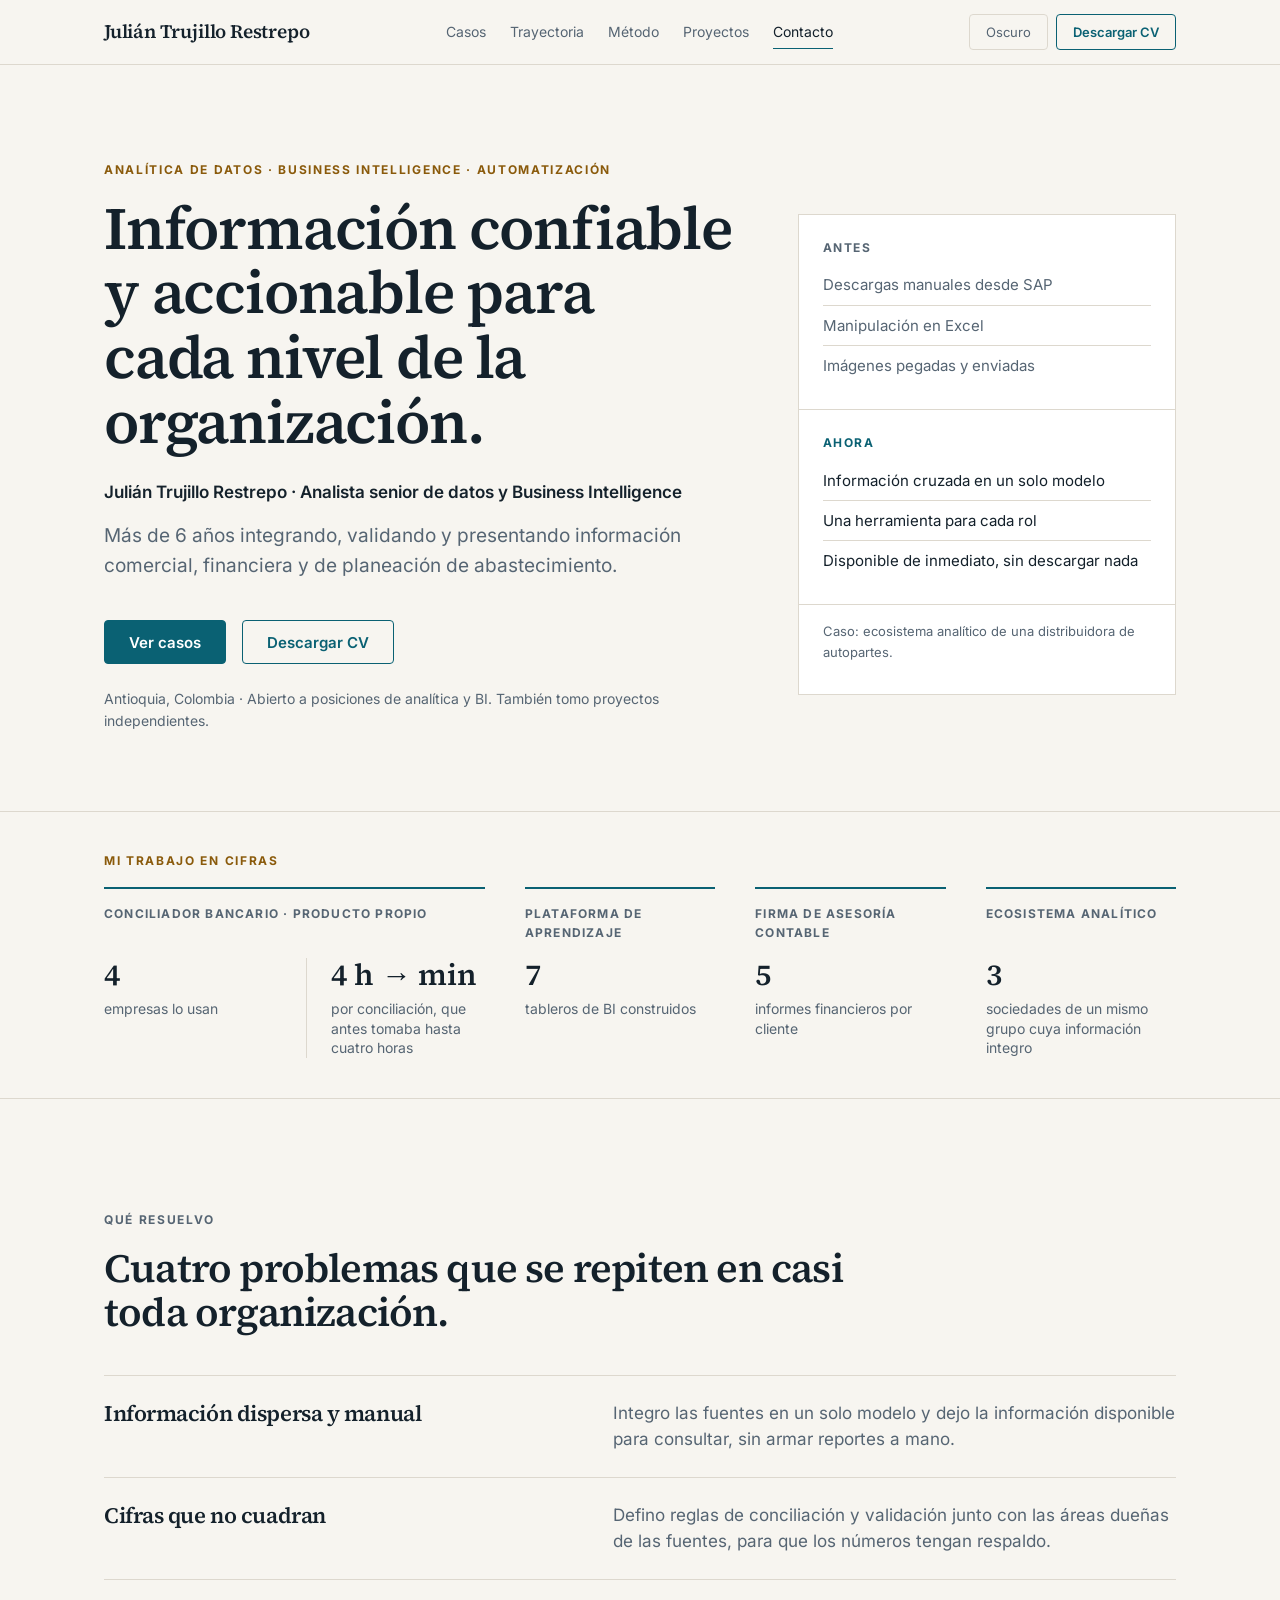
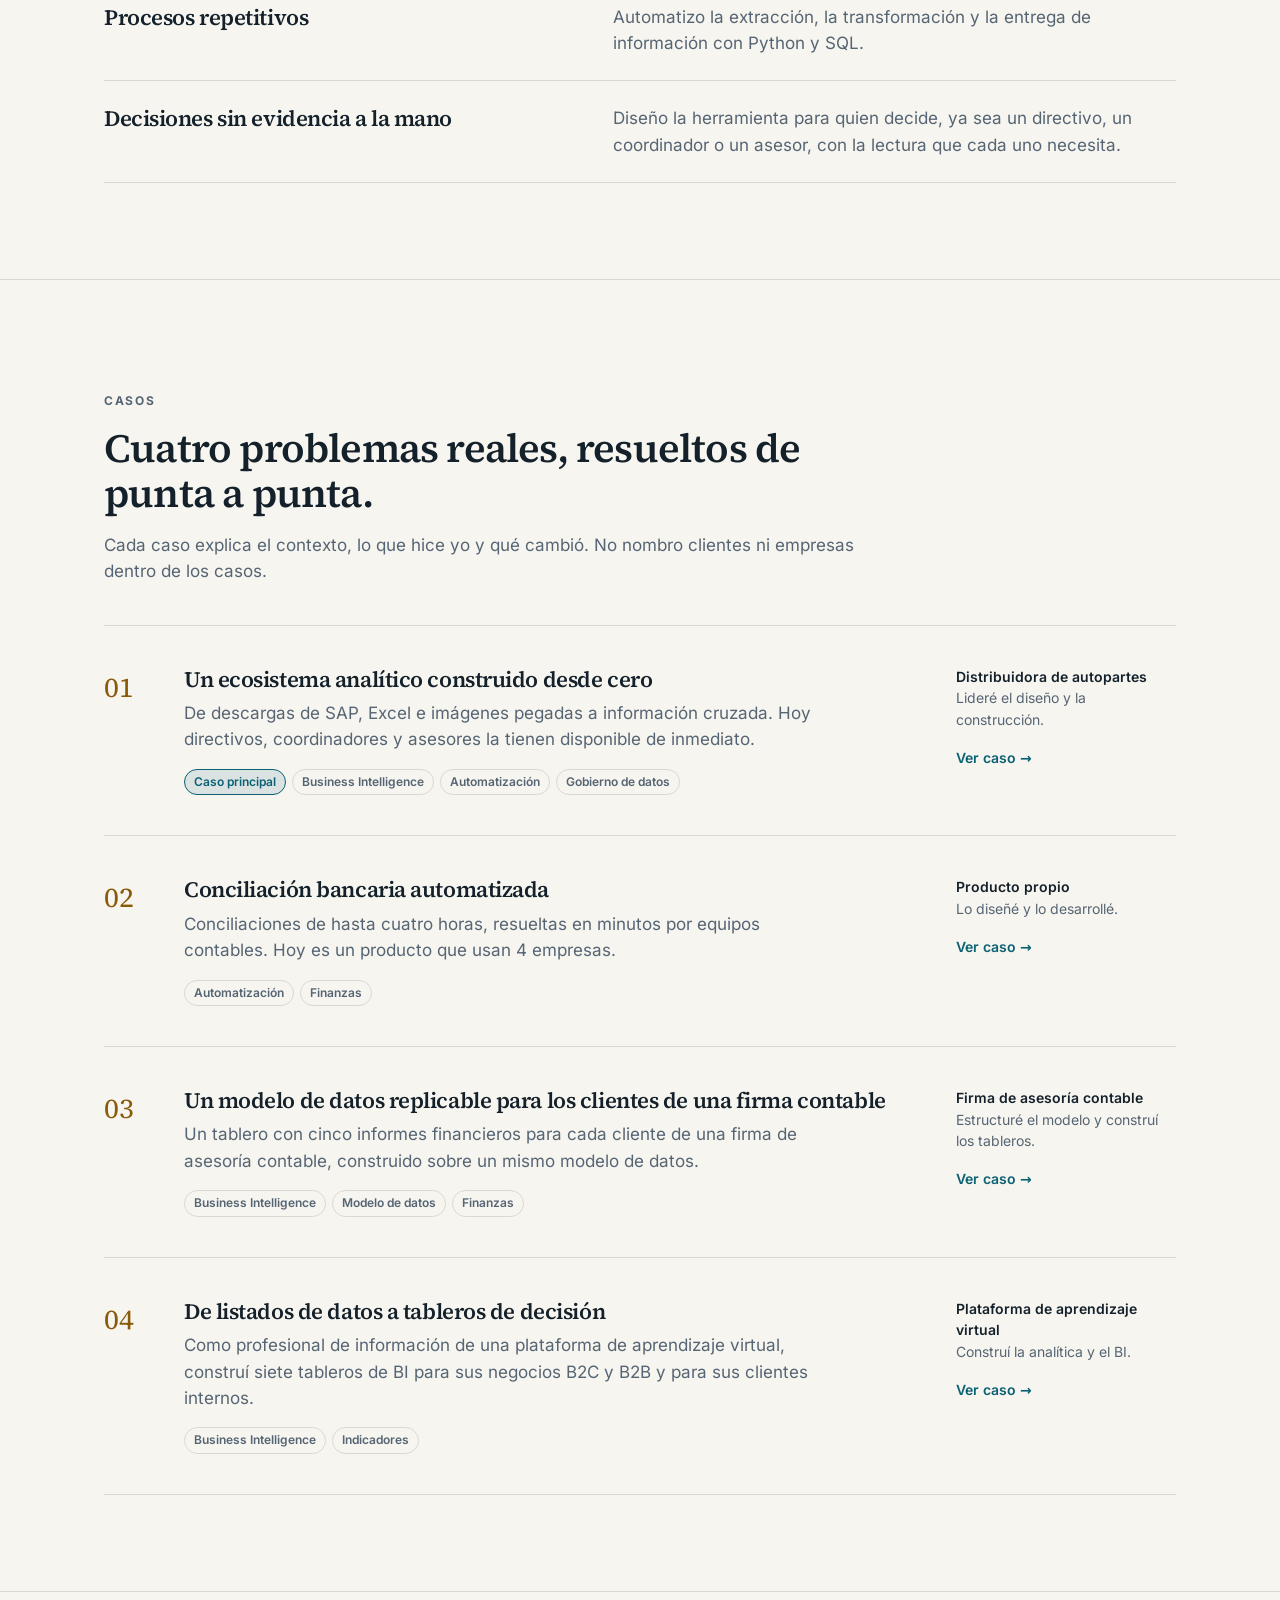
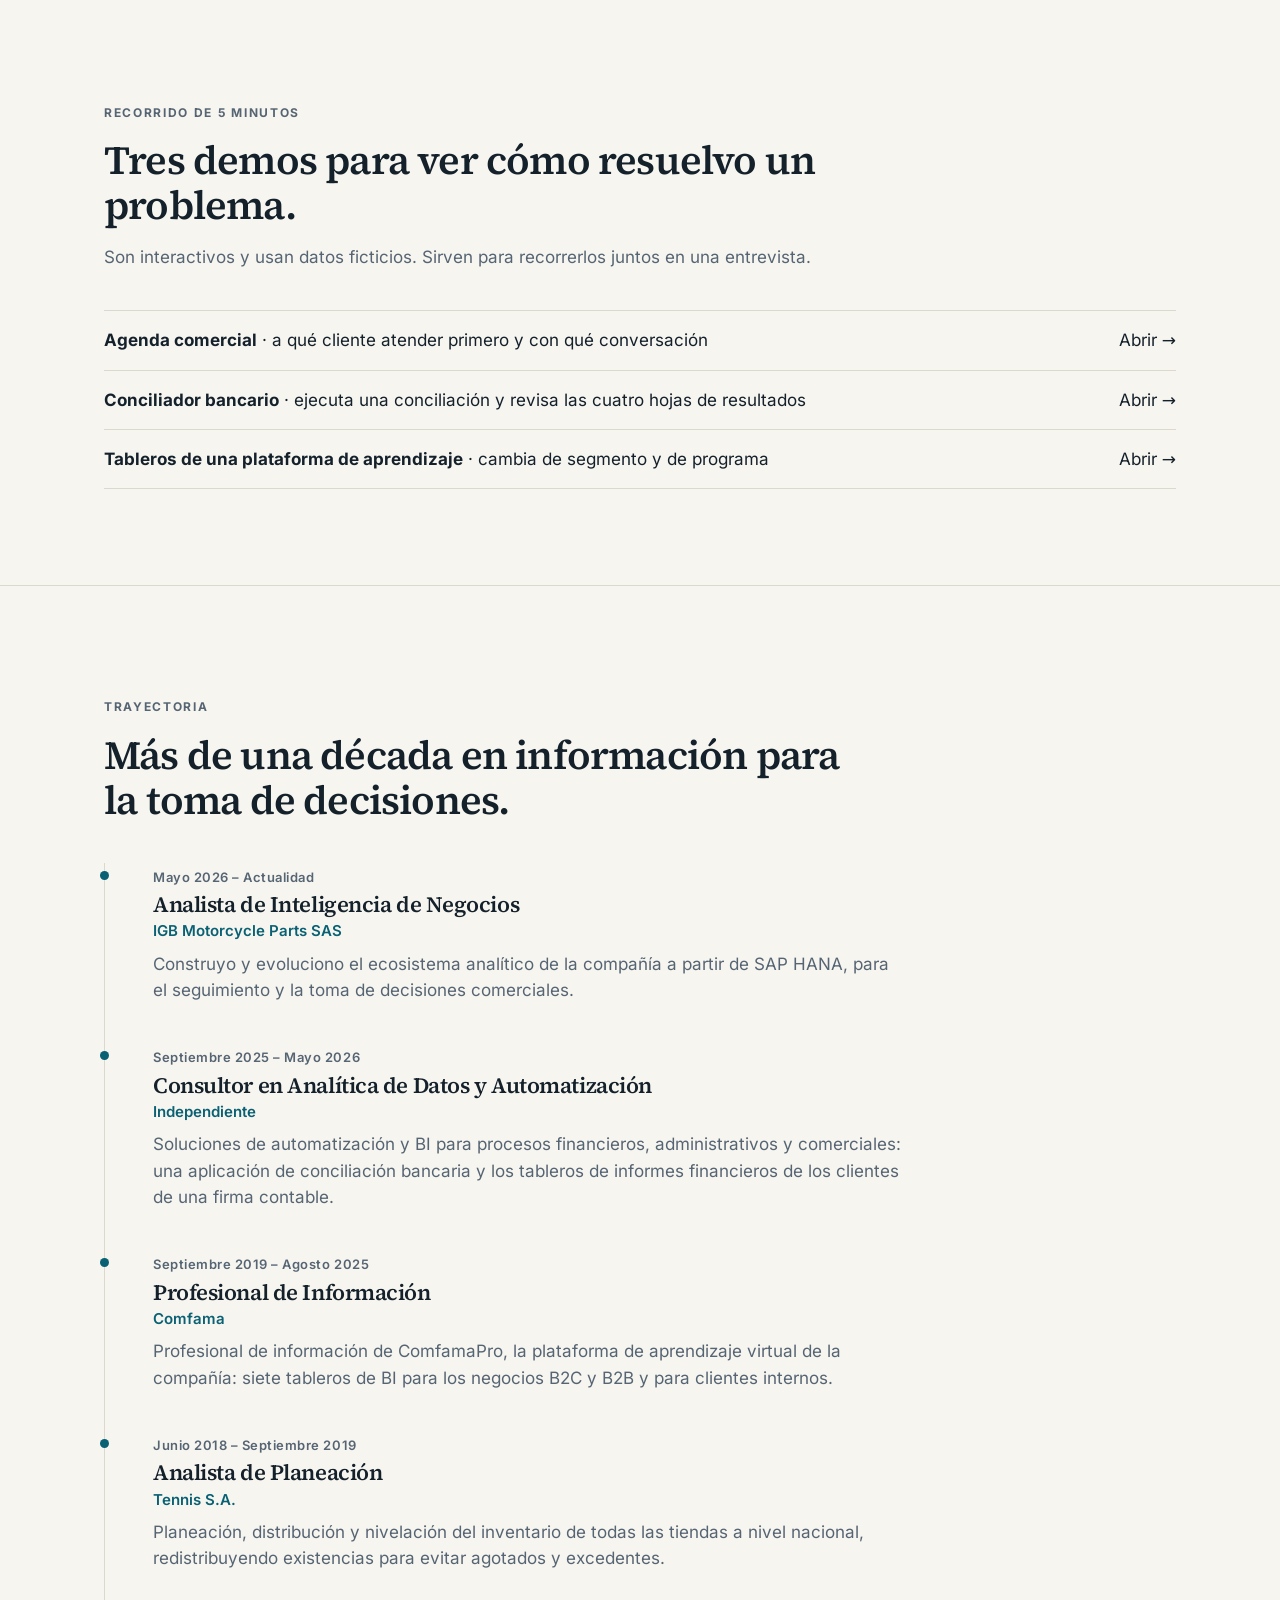
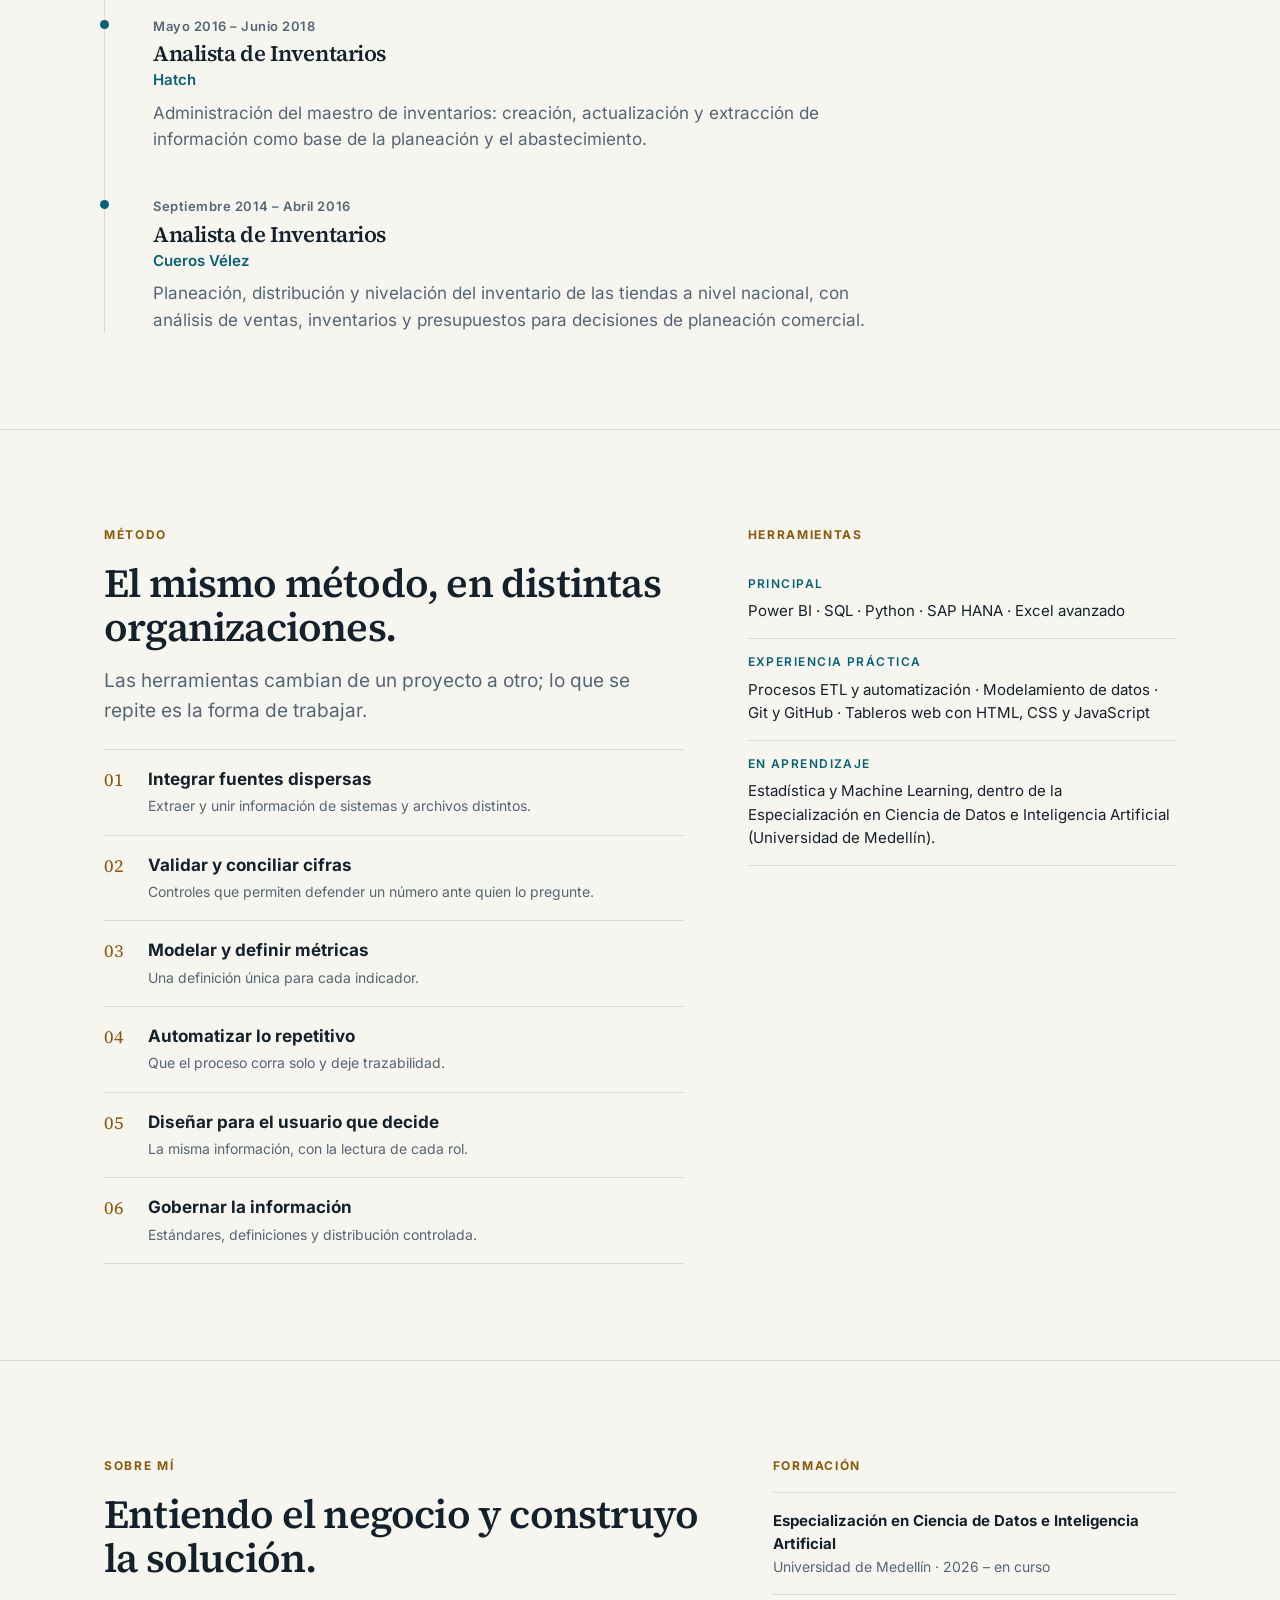
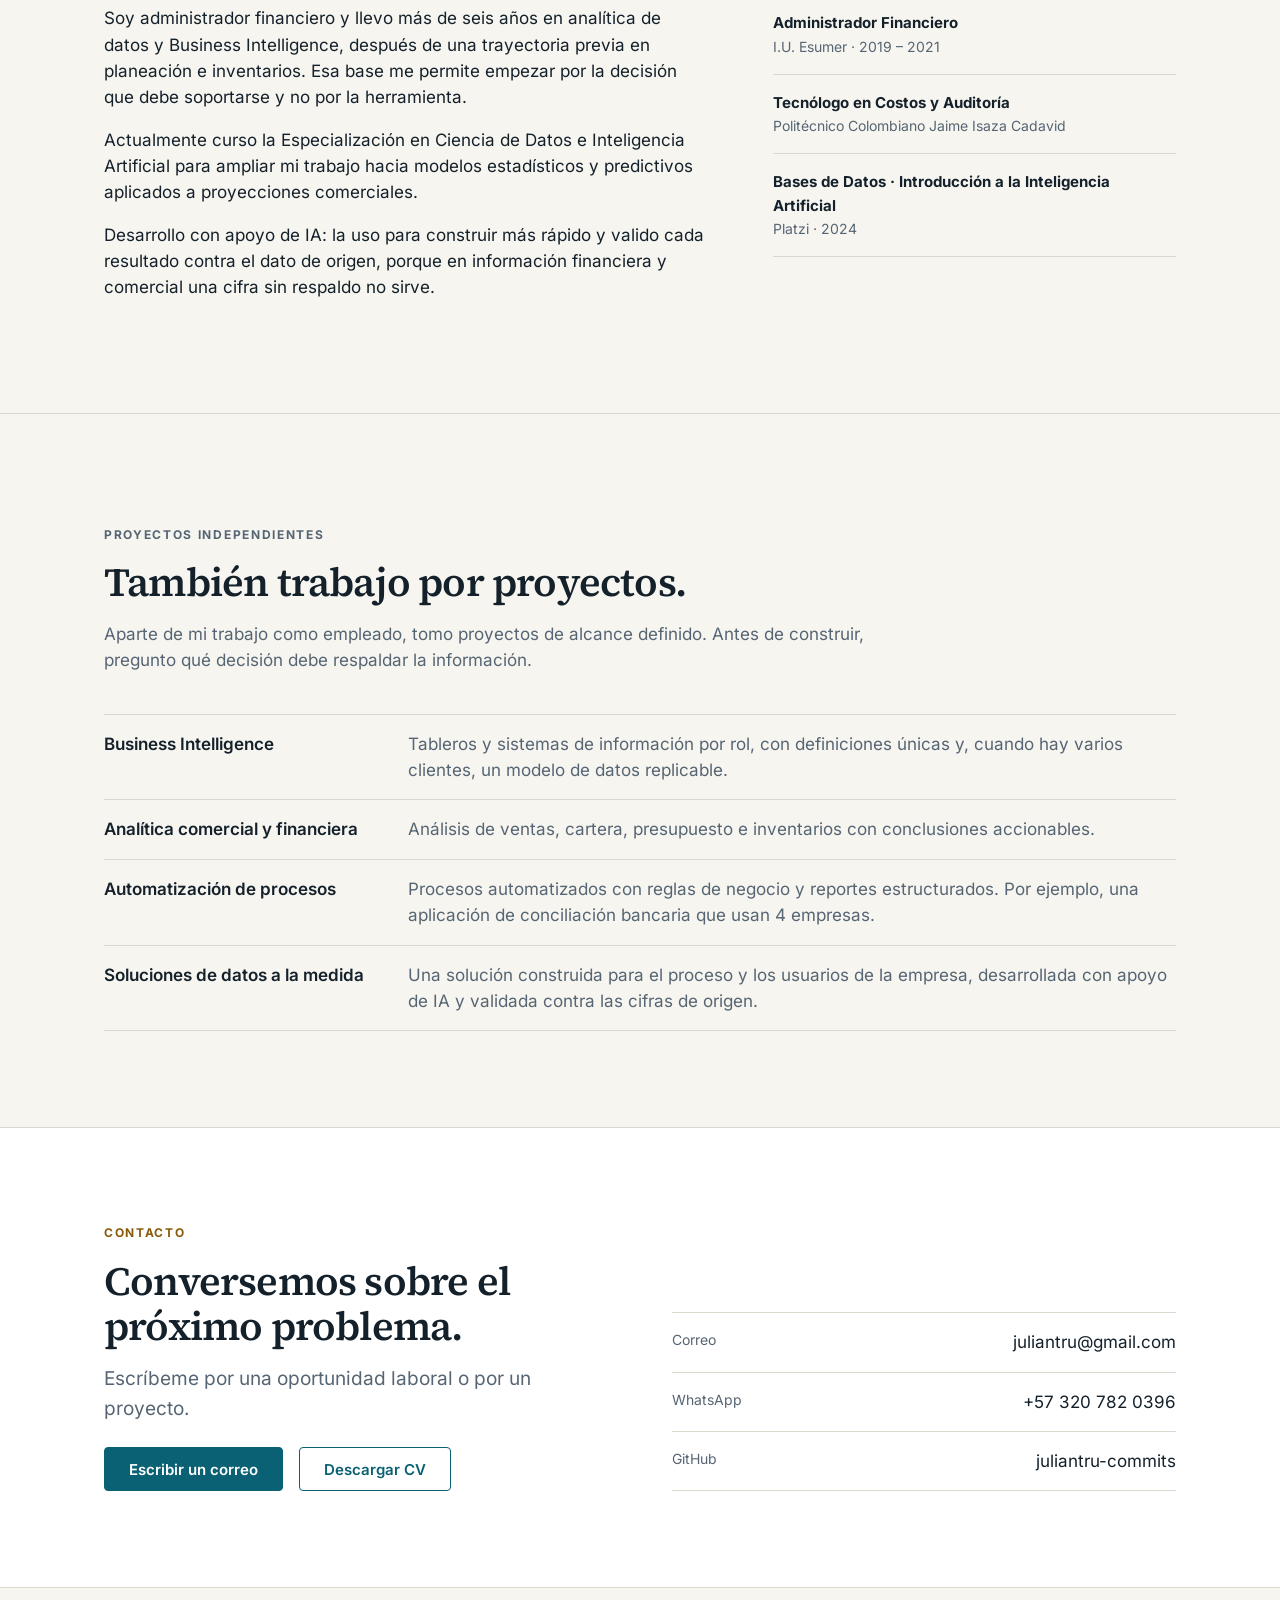
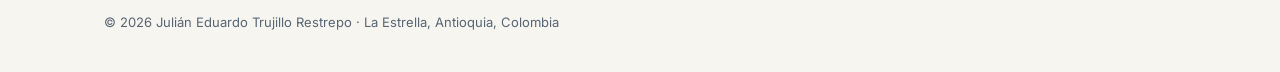
<file: index.html>
<!doctype html>
<html lang="es" class="no-js">
<head>
<meta charset="utf-8">
<meta name="viewport" content="width=device-width,initial-scale=1">
<title>Julián Trujillo Restrepo · Analista senior de datos y Business Intelligence</title>
<meta name="description" content="Analista senior de datos y Business Intelligence. Más de 6 años integrando y validando información comercial, financiera y de abastecimiento.">
<meta name="author" content="Julián Eduardo Trujillo Restrepo">
<meta name="theme-color" content="#f7f5f0" media="(prefers-color-scheme: light)">
<meta name="theme-color" content="#0e1419" media="(prefers-color-scheme: dark)">
<!-- [POR DEFINIR] URL pública: ajustar canonical y og:url al publicar (p. ej. GitHub Pages) -->
<link rel="canonical" href="https://juliantru-commits.github.io/portafolio/">
<meta property="og:type" content="website">
<meta property="og:locale" content="es_CO">
<meta property="og:title" content="Julián Trujillo Restrepo · Analista senior de datos y Business Intelligence">
<meta property="og:description" content="Información confiable y accionable para cada nivel de la organización. Casos de BI, automatización y conciliación.">
<meta property="og:url" content="https://juliantru-commits.github.io/portafolio/">
<meta property="og:image" content="https://juliantru-commits.github.io/portafolio/assets/og.png">
<meta property="og:image:width" content="1200">
<meta property="og:image:height" content="630">
<meta property="og:image:alt" content="Julián Trujillo Restrepo, analista senior de datos y Business Intelligence: información confiable y accionable para cada nivel de la organización.">
<meta name="twitter:card" content="summary_large_image">
<meta name="twitter:image" content="https://juliantru-commits.github.io/portafolio/assets/og.png">
<link rel="icon" href="data:image/svg+xml,%3Csvg xmlns='http://www.w3.org/2000/svg' viewBox='0 0 64 64'%3E%3Crect width='64' height='64' rx='8' fill='%230a6173'/%3E%3Ctext x='32' y='43' font-family='Georgia,serif' font-size='30' font-weight='700' text-anchor='middle' fill='%23fff'%3EJT%3C/text%3E%3C/svg%3E">
<link rel="preload" href="assets/fonts/source-serif-4-latin-wght-normal.woff2" as="font" type="font/woff2" crossorigin>
<link rel="preload" href="assets/fonts/inter-latin-wght-normal.woff2" as="font" type="font/woff2" crossorigin>
<link rel="stylesheet" href="assets/css/style.css">
<script type="application/ld+json">
{"@context":"https://schema.org","@type":"Person","name":"Julián Eduardo Trujillo Restrepo","jobTitle":"Analista senior de datos y Business Intelligence","email":"mailto:juliantru@gmail.com","address":{"@type":"PostalAddress","addressLocality":"La Estrella","addressRegion":"Antioquia","addressCountry":"CO"},"sameAs":["https://github.com/juliantru-commits"]}
</script>
</head>
<body>
<a class="skip" href="#contenido">Saltar al contenido</a>

<header class="site-header">
  <div class="wrap">
    <a class="brand" href="#inicio">Julián Trujillo Restrepo</a>
    <nav class="nav" id="nav" aria-label="Principal">
      <a class="link" href="#casos">Casos</a>
      <a class="link" href="#trayectoria">Trayectoria</a>
      <a class="link" href="#metodo">Método</a>
      <a class="link" href="#servicios">Proyectos</a>
      <a class="link" href="#contacto">Contacto</a>
    </nav>
    <div class="tools">
      <button class="icon-btn" id="theme-btn" type="button" aria-label="Cambiar entre modo claro y oscuro">Oscuro</button>
      <a class="btn btn-secondary btn-sm" href="assets/CV_Julian_Trujillo_2026.pdf" download>Descargar CV</a>
      <button class="icon-btn menu-btn" id="menu-btn" type="button" aria-expanded="false" aria-controls="nav">Menú</button>
    </div>
  </div>
</header>

<main id="contenido">

<section class="hero" id="inicio">
  <div class="wrap hero-grid">
    <div>
      <p class="eyebrow">Analítica de datos · Business Intelligence · Automatización</p>
      <h1>Información confiable y accionable para cada nivel de la organización.</h1>
      <p class="role">Julián Trujillo Restrepo · Analista senior de datos y Business Intelligence</p>
      <p class="lead">Más de 6 años integrando, validando y presentando información comercial, financiera y de planeación de abastecimiento.</p>
      <div class="cta-row">
        <a class="btn btn-primary" href="#casos">Ver casos</a>
        <a class="btn btn-secondary" href="assets/CV_Julian_Trujillo_2026.pdf" download>Descargar CV</a>
      </div>
      <p class="hero-note">Antioquia, Colombia · Abierto a posiciones de analítica y BI. También tomo proyectos independientes.</p>
    </div>

    <aside class="ba" aria-label="De procesos manuales a información integrada">
      <div class="ba-col before">
        <p class="ba-label">Antes</p>
        <ul>
          <li>Descargas manuales desde SAP</li>
          <li>Manipulación en Excel</li>
          <li>Imágenes pegadas y enviadas</li>
        </ul>
      </div>
      <div class="ba-col now">
        <p class="ba-label">Ahora</p>
        <ul>
          <li>Información cruzada en un solo modelo</li>
          <li>Una herramienta para cada rol</li>
          <li>Disponible de inmediato, sin descargar nada</li>
        </ul>
      </div>
      <p class="ba-foot">Caso: ecosistema analítico de una distribuidora de autopartes.</p>
    </aside>
  </div>
</section>

<section class="band" aria-labelledby="cifras-t">
  <div class="wrap">
    <p class="eyebrow" id="cifras-t">Mi trabajo en cifras</p>
    <div class="stat-groups">
      <div class="sgroup reveal">
        <p class="sg-title">Conciliador bancario · producto propio</p>
        <div class="sg-items">
          <div class="stat"><b>4</b><span>empresas lo usan</span></div>
          <div class="stat"><b>4 h → min</b><span>por conciliación, que antes tomaba hasta cuatro horas</span></div>
        </div>
      </div>
      <div class="sgroup reveal">
        <p class="sg-title">Plataforma de aprendizaje</p>
        <div class="sg-items"><div class="stat"><b>7</b><span>tableros de BI construidos</span></div></div>
      </div>
      <div class="sgroup reveal">
        <p class="sg-title">Firma de asesoría contable</p>
        <div class="sg-items"><div class="stat"><b>5</b><span>informes financieros por cliente</span></div></div>
      </div>
      <div class="sgroup reveal">
        <p class="sg-title">Ecosistema analítico</p>
        <div class="sg-items"><div class="stat"><b>3</b><span>sociedades de un mismo grupo cuya información integro</span></div></div>
      </div>
    </div>
  </div>
</section>

<section class="section" id="resuelvo">
  <div class="wrap">
    <div class="section-head reveal">
      <p class="eyebrow">Qué resuelvo</p>
      <h2>Cuatro problemas que se repiten en casi toda organización.</h2>
    </div>
    <div class="problems">
      <div class="problem reveal"><h3>Información dispersa y manual</h3><p>Integro las fuentes en un solo modelo y dejo la información disponible para consultar, sin armar reportes a mano.</p></div>
      <div class="problem reveal"><h3>Cifras que no cuadran</h3><p>Defino reglas de conciliación y validación junto con las áreas dueñas de las fuentes, para que los números tengan respaldo.</p></div>
      <div class="problem reveal"><h3>Procesos repetitivos</h3><p>Automatizo la extracción, la transformación y la entrega de información con Python y SQL.</p></div>
      <div class="problem reveal"><h3>Decisiones sin evidencia a la mano</h3><p>Diseño la herramienta para quien decide, ya sea un directivo, un coordinador o un asesor, con la lectura que cada uno necesita.</p></div>
    </div>
  </div>
</section>
<section class="section" id="casos">
  <div class="wrap">
    <div class="section-head reveal">
      <p class="eyebrow">Casos</p>
      <h2>Cuatro problemas reales, resueltos de punta a punta.</h2>
      <p>Cada caso explica el contexto, lo que hice yo y qué cambió. No nombro clientes ni empresas dentro de los casos.</p>
    </div>
    <div class="cases">
      <a class="case-row reveal" href="casos/ecosistema-analitico.html">
        <span class="num">01</span>
        <div>
          <h3>Un ecosistema analítico construido desde cero</h3>
          <p>De descargas de SAP, Excel e imágenes pegadas a información cruzada. Hoy directivos, coordinadores y asesores la tienen disponible de inmediato.</p>
          <div class="chips"><span class="chip chip-main">Caso principal</span><span class="chip">Business Intelligence</span><span class="chip">Automatización</span><span class="chip">Gobierno de datos</span></div>
        </div>
        <div class="case-meta"><strong>Distribuidora de autopartes</strong>Lideré el diseño y la construcción.<span class="go">Ver caso →</span></div>
      </a>
      <a class="case-row reveal" href="casos/conciliacion-bancaria.html">
        <span class="num">02</span>
        <div>
          <h3>Conciliación bancaria automatizada</h3>
          <p>Conciliaciones de hasta cuatro horas, resueltas en minutos por equipos contables. Hoy es un producto que usan 4 empresas.</p>
          <div class="chips"><span class="chip">Automatización</span><span class="chip">Finanzas</span></div>
        </div>
        <div class="case-meta"><strong>Producto propio</strong>Lo diseñé y lo desarrollé.<span class="go">Ver caso →</span></div>
      </a>
      <a class="case-row reveal" href="casos/modelo-financiero-replicable.html">
        <span class="num">03</span>
        <div>
          <h3>Un modelo de datos replicable para los clientes de una firma contable</h3>
          <p>Un tablero con cinco informes financieros para cada cliente de una firma de asesoría contable, construido sobre un mismo modelo de datos.</p>
          <div class="chips"><span class="chip">Business Intelligence</span><span class="chip">Modelo de datos</span><span class="chip">Finanzas</span></div>
        </div>
        <div class="case-meta"><strong>Firma de asesoría contable</strong>Estructuré el modelo y construí los tableros.<span class="go">Ver caso →</span></div>
      </a>
      <a class="case-row reveal" href="casos/plataforma-virtual.html">
        <span class="num">04</span>
        <div>
          <h3>De listados de datos a tableros de decisión</h3>
          <p>Como profesional de información de una plataforma de aprendizaje virtual, construí siete tableros de BI para sus negocios B2C y B2B y para sus clientes internos.</p>
          <div class="chips"><span class="chip">Business Intelligence</span><span class="chip">Indicadores</span></div>
        </div>
        <div class="case-meta"><strong>Plataforma de aprendizaje virtual</strong>Construí la analítica y el BI.<span class="go">Ver caso →</span></div>
      </a>
    </div>
  </div>
</section>
<section class="section" id="recorrido">
  <div class="wrap">
    <div class="section-head reveal">
      <p class="eyebrow">Recorrido de 5 minutos</p>
      <h2>Tres demos para ver cómo resuelvo un problema.</h2>
      <p>Son interactivos y usan datos ficticios. Sirven para recorrerlos juntos en una entrevista.</p>
    </div>
    <ul class="demo-list reveal">
      <li><a href="demos/agenda-comercial.html"><span><b>Agenda comercial</b> · a qué cliente atender primero y con qué conversación</span><span>Abrir →</span></a></li>
      <li><a href="demos/conciliador.html"><span><b>Conciliador bancario</b> · ejecuta una conciliación y revisa las cuatro hojas de resultados</span><span>Abrir →</span></a></li>
      <li><a href="demos/plataforma-aprendizaje.html"><span><b>Tableros de una plataforma de aprendizaje</b> · cambia de segmento y de programa</span><span>Abrir →</span></a></li>
    </ul>
  </div>
</section>
<section class="section" id="trayectoria">
  <div class="wrap">
    <div class="section-head reveal">
      <p class="eyebrow">Trayectoria</p>
      <h2>Más de una década en información para la toma de decisiones.</h2>
    </div>
    <ol class="timeline">
      <li class="reveal"><span class="tl-when">Mayo 2026 – Actualidad</span><h3>Analista de Inteligencia de Negocios</h3><div class="tl-org">IGB Motorcycle Parts SAS</div><p>Construyo y evoluciono el ecosistema analítico de la compañía a partir de SAP HANA, para el seguimiento y la toma de decisiones comerciales.</p></li>
      <li class="reveal"><span class="tl-when">Septiembre 2025 – Mayo 2026</span><h3>Consultor en Analítica de Datos y Automatización</h3><div class="tl-org">Independiente</div><p>Soluciones de automatización y BI para procesos financieros, administrativos y comerciales: una aplicación de conciliación bancaria y los tableros de informes financieros de los clientes de una firma contable.</p></li>
      <li class="reveal"><span class="tl-when">Septiembre 2019 – Agosto 2025</span><h3>Profesional de Información</h3><div class="tl-org">Comfama</div><p>Profesional de información de ComfamaPro, la plataforma de aprendizaje virtual de la compañía: siete tableros de BI para los negocios B2C y B2B y para clientes internos.</p></li>
      <li class="reveal"><span class="tl-when">Junio 2018 – Septiembre 2019</span><h3>Analista de Planeación</h3><div class="tl-org">Tennis S.A.</div><p>Planeación, distribución y nivelación del inventario de todas las tiendas a nivel nacional, redistribuyendo existencias para evitar agotados y excedentes.</p></li>
      <li class="reveal"><span class="tl-when">Mayo 2016 – Junio 2018</span><h3>Analista de Inventarios</h3><div class="tl-org">Hatch</div><p>Administración del maestro de inventarios: creación, actualización y extracción de información como base de la planeación y el abastecimiento.</p></li>
      <li class="reveal"><span class="tl-when">Septiembre 2014 – Abril 2016</span><h3>Analista de Inventarios</h3><div class="tl-org">Cueros Vélez</div><p>Planeación, distribución y nivelación del inventario de las tiendas a nivel nacional, con análisis de ventas, inventarios y presupuestos para decisiones de planeación comercial.</p></li>
    </ol>
  </div>
</section>
<section class="section" id="metodo">
  <div class="wrap method-grid">
    <div class="reveal">
      <p class="eyebrow">Método</p>
      <h2>El mismo método, en distintas organizaciones.</h2>
      <p class="lead" style="margin:var(--sp-3) 0 var(--sp-4)">Las herramientas cambian de un proyecto a otro; lo que se repite es la forma de trabajar.</p>
      <ol class="capabilities">
        <li><div><b>Integrar fuentes dispersas</b><span>Extraer y unir información de sistemas y archivos distintos.</span></div></li>
        <li><div><b>Validar y conciliar cifras</b><span>Controles que permiten defender un número ante quien lo pregunte.</span></div></li>
        <li><div><b>Modelar y definir métricas</b><span>Una definición única para cada indicador.</span></div></li>
        <li><div><b>Automatizar lo repetitivo</b><span>Que el proceso corra solo y deje trazabilidad.</span></div></li>
        <li><div><b>Diseñar para el usuario que decide</b><span>La misma información, con la lectura de cada rol.</span></div></li>
        <li><div><b>Gobernar la información</b><span>Estándares, definiciones y distribución controlada.</span></div></li>
      </ol>
    </div>
    <div class="reveal">
      <p class="eyebrow">Herramientas</p>
      <div class="stack-group"><h3>Principal</h3><p>Power BI · SQL · Python · SAP HANA · Excel avanzado</p></div>
      <div class="stack-group"><h3>Experiencia práctica</h3><p>Procesos ETL y automatización · Modelamiento de datos · Git y GitHub · Tableros web con HTML, CSS y JavaScript</p></div>
      <div class="stack-group"><h3>En aprendizaje</h3><p>Estadística y Machine Learning, dentro de la Especialización en Ciencia de Datos e Inteligencia Artificial (Universidad de Medellín).</p></div>
    </div>
  </div>
</section>
<section class="section" id="sobre-mi">
  <div class="wrap about-grid">
    <div class="reveal">
      <p class="eyebrow">Sobre mí</p>
      <h2>Entiendo el negocio y construyo la solución.</h2>
      <p style="margin-top:var(--sp-4)">Soy administrador financiero y llevo más de seis años en analítica de datos y Business Intelligence, después de una trayectoria previa en planeación e inventarios. Esa base me permite empezar por la decisión que debe soportarse y no por la herramienta.</p>
      <p>Actualmente curso la Especialización en Ciencia de Datos e Inteligencia Artificial para ampliar mi trabajo hacia modelos estadísticos y predictivos aplicados a proyecciones comerciales.</p>
      <p>Desarrollo con apoyo de IA: la uso para construir más rápido y valido cada resultado contra el dato de origen, porque en información financiera y comercial una cifra sin respaldo no sirve.</p>
    </div>
    <div class="reveal">
      <p class="eyebrow">Formación</p>
      <ul class="edu">
        <li><b>Especialización en Ciencia de Datos e Inteligencia Artificial</b><span>Universidad de Medellín · 2026 – en curso</span></li>
        <li><b>Administrador Financiero</b><span>I.U. Esumer · 2019 – 2021</span></li>
        <li><b>Tecnólogo en Costos y Auditoría</b><span>Politécnico Colombiano Jaime Isaza Cadavid</span></li>
        <li><b>Bases de Datos · Introducción a la Inteligencia Artificial</b><span>Platzi · 2024</span></li>
      </ul>
    </div>
  </div>
</section>
<section class="section" id="servicios">
  <div class="wrap">
    <div class="section-head reveal">
      <p class="eyebrow">Proyectos independientes</p>
      <h2>También trabajo por proyectos.</h2>
      <p>Aparte de mi trabajo como empleado, tomo proyectos de alcance definido. Antes de construir, pregunto qué decisión debe respaldar la información.</p>
    </div>
    <ul class="pro-list">
      <li class="reveal"><b>Business Intelligence</b><span>Tableros y sistemas de información por rol, con definiciones únicas y, cuando hay varios clientes, un modelo de datos replicable.</span></li>
      <li class="reveal"><b>Analítica comercial y financiera</b><span>Análisis de ventas, cartera, presupuesto e inventarios con conclusiones accionables.</span></li>
      <li class="reveal"><b>Automatización de procesos</b><span>Procesos automatizados con reglas de negocio y reportes estructurados. Por ejemplo, una aplicación de conciliación bancaria que usan 4 empresas.</span></li>
      <li class="reveal"><b>Soluciones de datos a la medida</b><span>Una solución construida para el proceso y los usuarios de la empresa, desarrollada con apoyo de IA y validada contra las cifras de origen.</span></li>
    </ul>
  </div>
</section>
<section class="section contact" id="contacto">
  <div class="wrap contact-grid">
    <div class="reveal">
      <p class="eyebrow">Contacto</p>
      <h2>Conversemos sobre el próximo problema.</h2>
      <p class="lead" style="margin:var(--sp-3) 0 var(--sp-4)">Escríbeme por una oportunidad laboral o por un proyecto.</p>
      <div class="cta-row">
        <a class="btn btn-primary" href="mailto:juliantru@gmail.com?subject=Contacto%20desde%20tu%20portafolio">Escribir un correo</a>
        <a class="btn btn-secondary" href="assets/CV_Julian_Trujillo_2026.pdf" download>Descargar CV</a>
      </div>
    </div>
    <ul class="contact-list reveal">
      <li><a href="mailto:juliantru@gmail.com"><span>Correo</span><span>juliantru@gmail.com</span></a></li>
      <li><a href="https://wa.me/573207820396" rel="noopener"><span>WhatsApp</span><span>+57 320 782 0396</span></a></li>
      <li><a href="https://github.com/juliantru-commits" rel="noopener"><span>GitHub</span><span>juliantru-commits</span></a></li>
    </ul>
  </div>
</section>

</main>

<footer>
  <div class="wrap">© 2026 Julián Eduardo Trujillo Restrepo · La Estrella, Antioquia, Colombia</div>
</footer>

<div class="sticky-cta"><a class="btn btn-primary" href="#contacto">Contacto</a></div>

<script src="assets/js/main.js"></script>
</body>
</html>
</file>
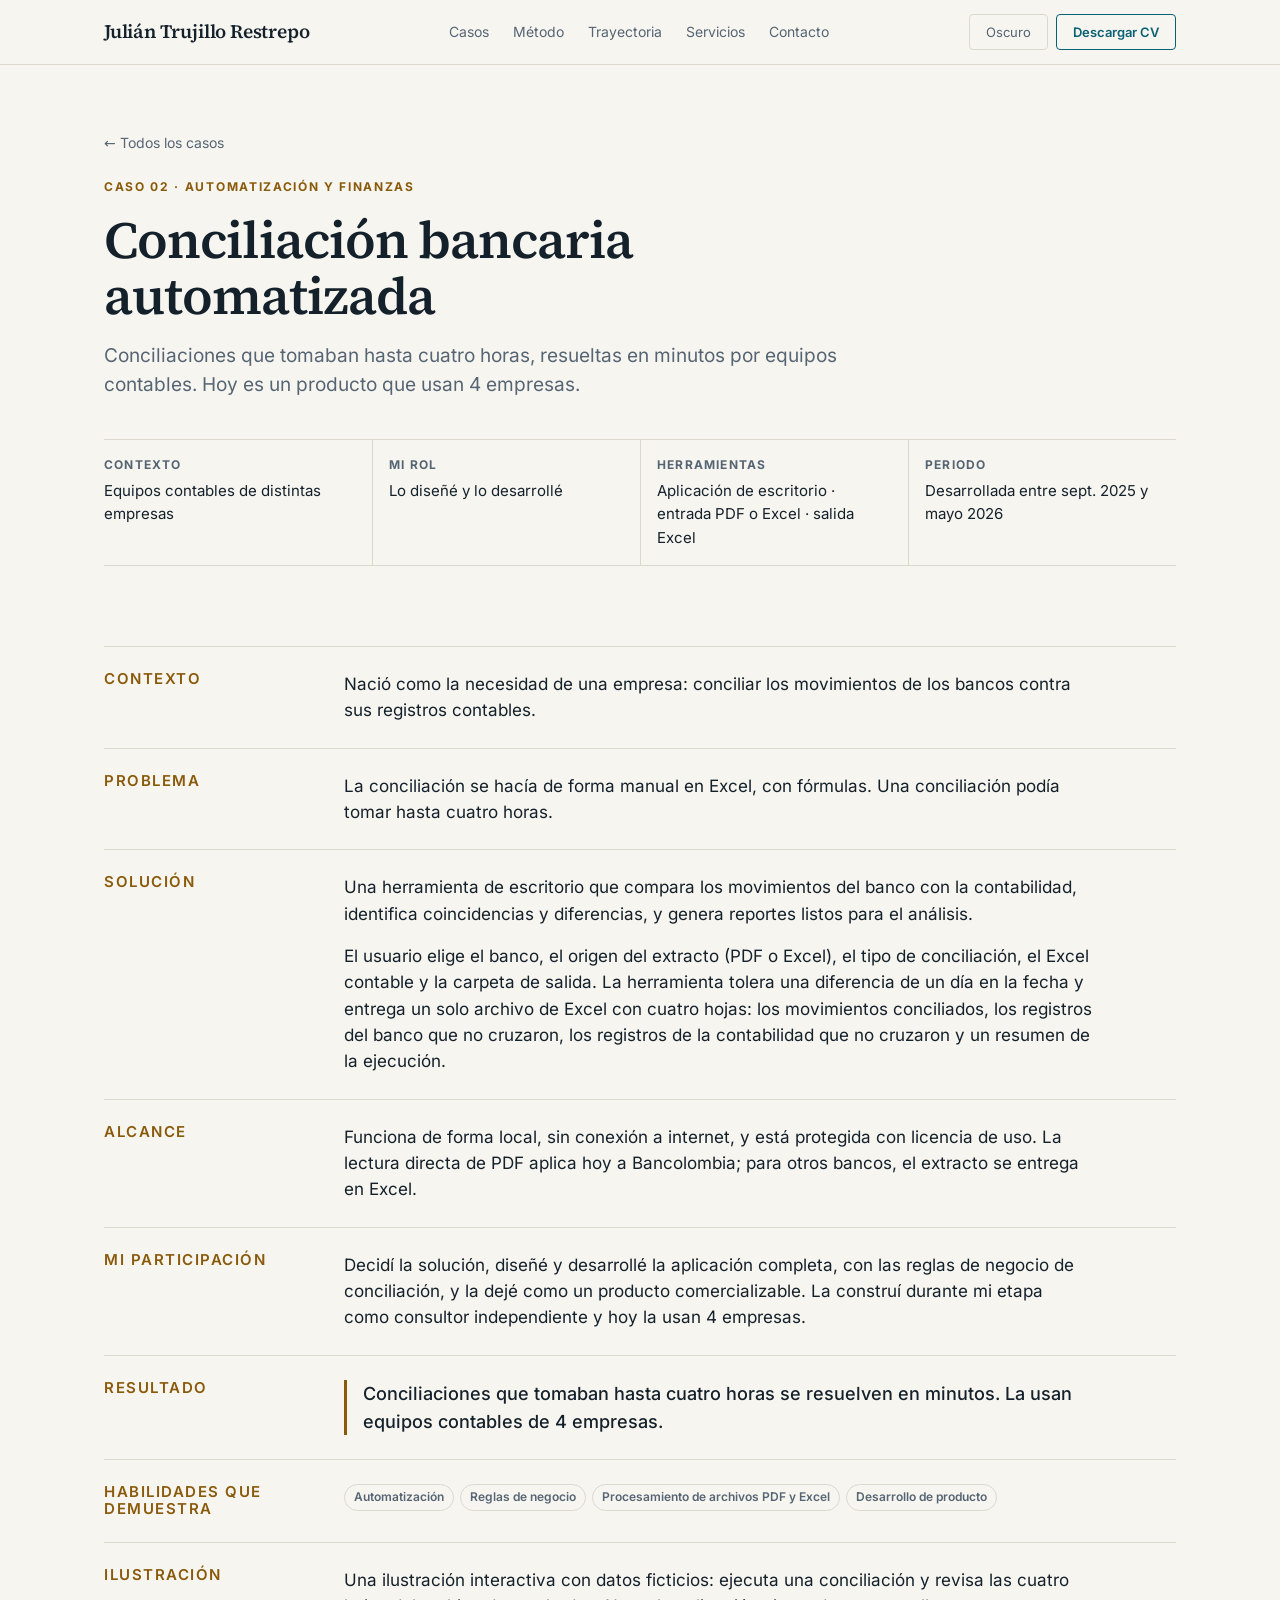
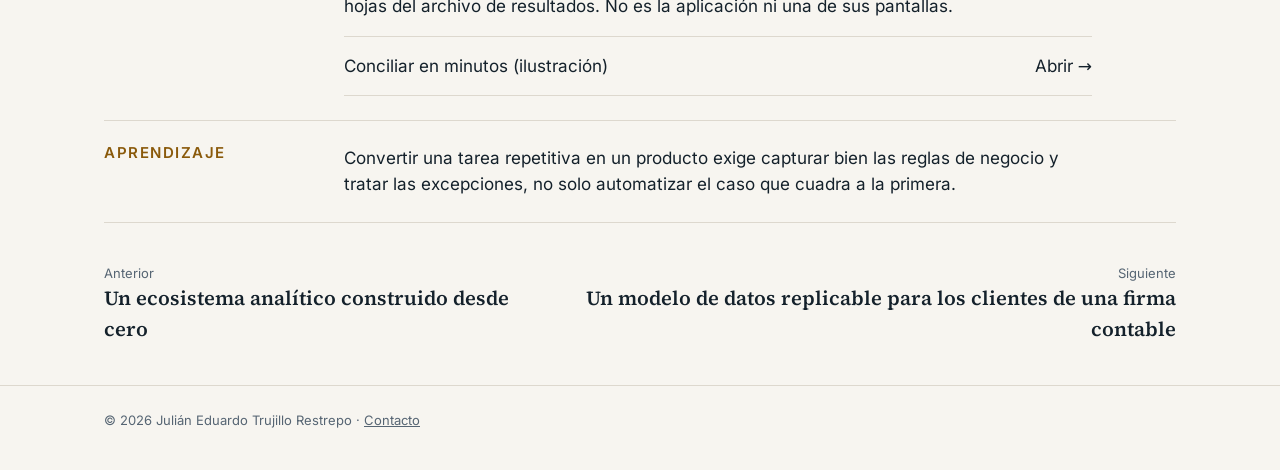
<file: casos/conciliacion-bancaria.html>
<!doctype html>
<html lang="es" class="no-js">
<head>
<meta charset="utf-8">
<meta name="viewport" content="width=device-width,initial-scale=1">
<title>Conciliación bancaria automatizada · Julián Trujillo Restrepo</title>
<meta name="description" content="De conciliaciones manuales de hasta cuatro horas a minutos. Una herramienta de escritorio que hoy usan 4 empresas.">
<link rel="canonical" href="https://juliantru-commits.github.io/portafolio/casos/conciliacion-bancaria.html">
<meta property="og:type" content="article">
<meta property="og:locale" content="es_CO">
<meta property="og:title" content="Conciliación bancaria automatizada · Julián Trujillo Restrepo">
<meta property="og:url" content="https://juliantru-commits.github.io/portafolio/casos/conciliacion-bancaria.html">
<meta property="og:description" content="De conciliaciones manuales de hasta cuatro horas a minutos. Una herramienta de escritorio que hoy usan 4 empresas.">
<meta name="twitter:card" content="summary_large_image">
<link rel="icon" href="data:image/svg+xml,%3Csvg xmlns='http://www.w3.org/2000/svg' viewBox='0 0 64 64'%3E%3Crect width='64' height='64' rx='8' fill='%230a6173'/%3E%3Ctext x='32' y='43' font-family='Georgia,serif' font-size='30' font-weight='700' text-anchor='middle' fill='%23fff'%3EJT%3C/text%3E%3C/svg%3E">
<link rel="stylesheet" href="../assets/css/style.css">
</head>
<body>
<div class="progress" aria-hidden="true"></div>
<a class="skip" href="#contenido">Saltar al contenido</a>
<header class="site-header">
  <div class="wrap">
    <a class="brand" href="../index.html">Julián Trujillo Restrepo</a>
    <nav class="nav" id="nav" aria-label="Principal">
      <a class="link" href="../index.html#casos">Casos</a>
      <a class="link" href="../index.html#metodo">Método</a>
      <a class="link" href="../index.html#trayectoria">Trayectoria</a>
      <a class="link" href="../index.html#servicios">Servicios</a>
      <a class="link" href="../index.html#contacto">Contacto</a>
    </nav>
    <div class="tools">
      <button class="icon-btn" id="theme-btn" type="button" aria-label="Cambiar entre modo claro y oscuro">Oscuro</button>
      <a class="btn btn-secondary btn-sm" href="../assets/CV_Julian_Trujillo_2026.pdf" download>Descargar CV</a>
      <button class="icon-btn menu-btn" id="menu-btn" type="button" aria-expanded="false" aria-controls="nav">Menú</button>
    </div>
  </div>
</header>
<main id="contenido">
<section class="case-hero">
  <div class="wrap">
    <a class="back" href="../index.html#casos">← Todos los casos</a>
    <p class="eyebrow">Caso 02 · Automatización y finanzas</p>
    <h1>Conciliación bancaria automatizada</h1>
    <p class="lead">Conciliaciones que tomaban hasta cuatro horas, resueltas en minutos por equipos contables. Hoy es un producto que usan 4 empresas.</p>
    <dl class="facts">
      <div><dt>Contexto</dt><dd>Equipos contables de distintas empresas</dd></div>
      <div><dt>Mi rol</dt><dd>Lo diseñé y lo desarrollé</dd></div>
      <div><dt>Herramientas</dt><dd>Aplicación de escritorio · entrada PDF o Excel · salida Excel</dd></div>
      <div><dt>Periodo</dt><dd>Desarrollada entre sept. 2025 y mayo 2026</dd></div>
    </dl>
  </div>
</section>
<div class="wrap">
<section class="case-body reveal"><h2>Contexto</h2><div class="text "><p>Nació como la necesidad de una empresa: conciliar los movimientos de los bancos contra sus registros contables.</p></div></section>
<section class="case-body reveal"><h2>Problema</h2><div class="text "><p>La conciliación se hacía de forma manual en Excel, con fórmulas. Una conciliación podía tomar hasta cuatro horas.</p></div></section>
<section class="case-body reveal"><h2>Solución</h2><div class="text "><p>Una herramienta de escritorio que compara los movimientos del banco con la contabilidad, identifica coincidencias y diferencias, y genera reportes listos para el análisis.</p><p>El usuario elige el banco, el origen del extracto (PDF o Excel), el tipo de conciliación, el Excel contable y la carpeta de salida. La herramienta tolera una diferencia de un día en la fecha y entrega un solo archivo de Excel con cuatro hojas: los movimientos conciliados, los registros del banco que no cruzaron, los registros de la contabilidad que no cruzaron y un resumen de la ejecución.</p></div></section>
<section class="case-body reveal"><h2>Alcance</h2><div class="text "><p>Funciona de forma local, sin conexión a internet, y está protegida con licencia de uso. La lectura directa de PDF aplica hoy a Bancolombia; para otros bancos, el extracto se entrega en Excel.</p></div></section>
<section class="case-body reveal"><h2>Mi participación</h2><div class="text "><p>Decidí la solución, diseñé y desarrollé la aplicación completa, con las reglas de negocio de conciliación, y la dejé como un producto comercializable. La construí durante mi etapa como consultor independiente y hoy la usan 4 empresas.</p></div></section>
<section class="case-body reveal"><h2>Resultado</h2><div class="text "><p class="result">Conciliaciones que tomaban hasta cuatro horas se resuelven en minutos. La usan equipos contables de 4 empresas.</p></div></section>
<section class="case-body reveal"><h2>Habilidades que demuestra</h2><div class="text "><div class="chips"><span class="chip">Automatización</span><span class="chip">Reglas de negocio</span><span class="chip">Procesamiento de archivos PDF y Excel</span><span class="chip">Desarrollo de producto</span></div></div></section>
<section class="case-body reveal"><h2>Ilustración</h2><div class="text "><p>Una ilustración interactiva con datos ficticios: ejecuta una conciliación y revisa las cuatro hojas del archivo de resultados. No es la aplicación ni una de sus pantallas.</p><ul class="demo-list"><li><a href="../demos/conciliador.html"><span>Conciliar en minutos (ilustración)</span><span>Abrir →</span></a></li></ul></div></section>
<section class="case-body reveal"><h2>Aprendizaje</h2><div class="text "><p>Convertir una tarea repetitiva en un producto exige capturar bien las reglas de negocio y tratar las excepciones, no solo automatizar el caso que cuadra a la primera.</p></div></section>
</div>
<div class="wrap">
  <nav class="next" aria-label="Otros casos">
    <a href="ecosistema-analitico.html"><small>Anterior</small><strong>Un ecosistema analítico construido desde cero</strong></a>
    <a href="modelo-financiero-replicable.html" style="text-align:right"><small>Siguiente</small><strong>Un modelo de datos replicable para los clientes de una firma contable</strong></a>
  </nav>
</div>
</main>
<footer><div class="wrap">© 2026 Julián Eduardo Trujillo Restrepo · <a href="../index.html#contacto">Contacto</a></div></footer>
<div class="sticky-cta"><a class="btn btn-primary" href="../index.html#contacto">Contacto</a></div>
<script src="../assets/js/main.js"></script>
</body>
</html>
</file>
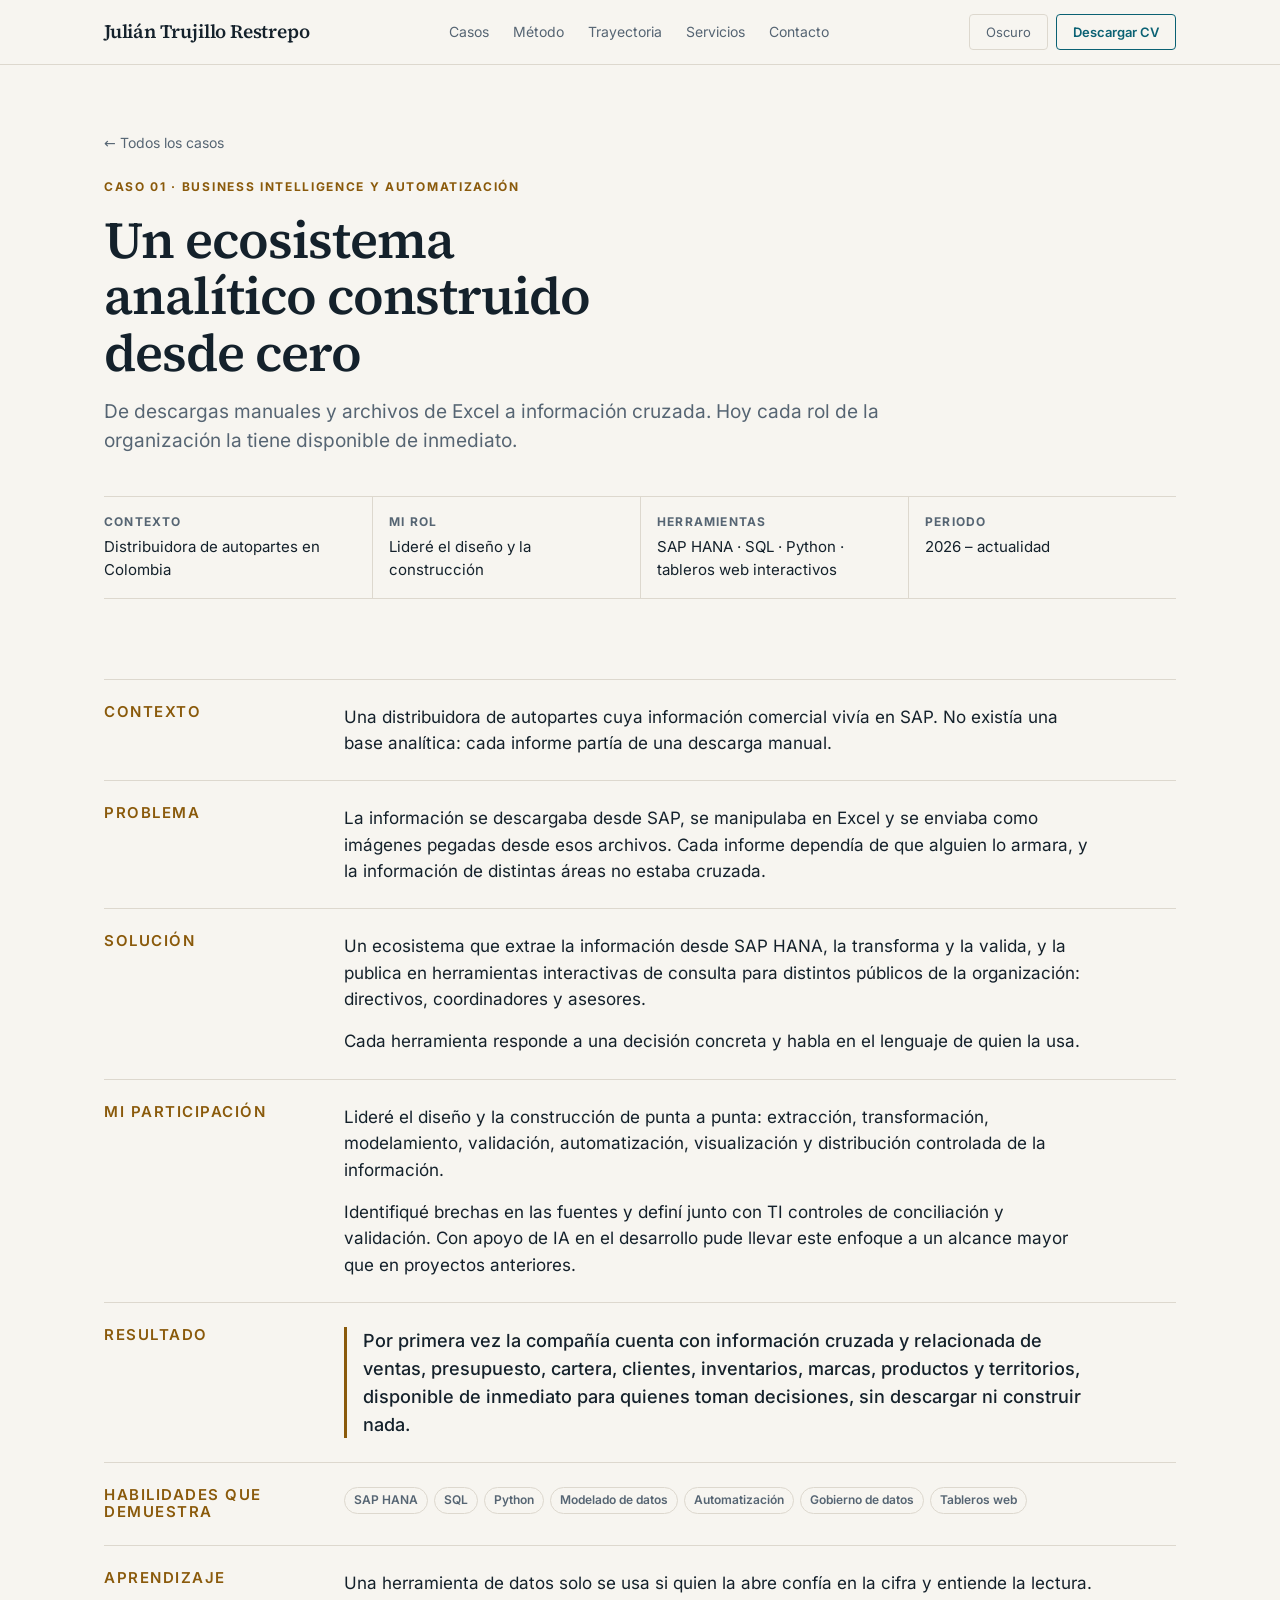
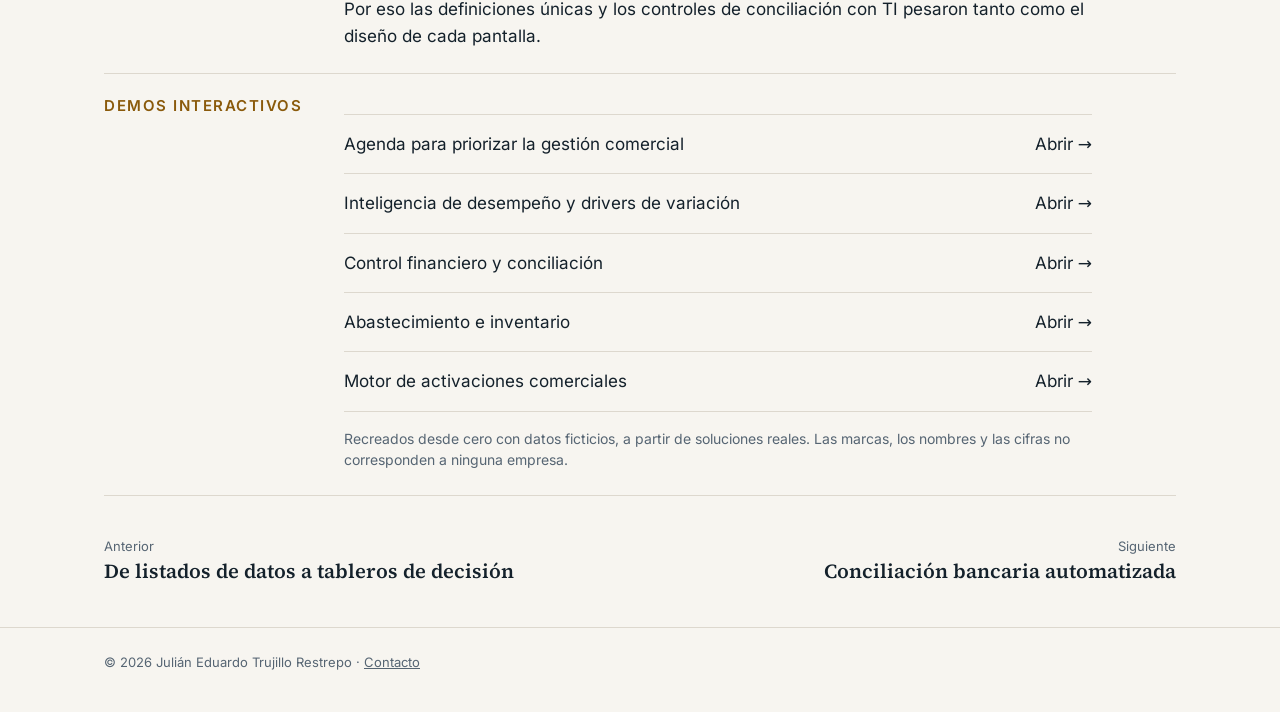
<file: casos/ecosistema-analitico.html>
<!doctype html>
<html lang="es" class="no-js">
<head>
<meta charset="utf-8">
<meta name="viewport" content="width=device-width,initial-scale=1">
<title>Un ecosistema analítico construido desde cero · Julián Trujillo Restrepo</title>
<meta name="description" content="De descargas de SAP, Excel e imágenes pegadas a información cruzada y disponible de inmediato para directivos, coordinadores y asesores.">
<link rel="canonical" href="https://juliantru-commits.github.io/portafolio/casos/ecosistema-analitico.html">
<meta property="og:type" content="article">
<meta property="og:locale" content="es_CO">
<meta property="og:title" content="Un ecosistema analítico construido desde cero · Julián Trujillo Restrepo">
<meta property="og:url" content="https://juliantru-commits.github.io/portafolio/casos/ecosistema-analitico.html">
<meta property="og:description" content="De descargas de SAP, Excel e imágenes pegadas a información cruzada y disponible de inmediato para directivos, coordinadores y asesores.">
<meta name="twitter:card" content="summary_large_image">
<link rel="icon" href="data:image/svg+xml,%3Csvg xmlns='http://www.w3.org/2000/svg' viewBox='0 0 64 64'%3E%3Crect width='64' height='64' rx='8' fill='%230a6173'/%3E%3Ctext x='32' y='43' font-family='Georgia,serif' font-size='30' font-weight='700' text-anchor='middle' fill='%23fff'%3EJT%3C/text%3E%3C/svg%3E">
<link rel="stylesheet" href="../assets/css/style.css">
</head>
<body>
<div class="progress" aria-hidden="true"></div>
<a class="skip" href="#contenido">Saltar al contenido</a>
<header class="site-header">
  <div class="wrap">
    <a class="brand" href="../index.html">Julián Trujillo Restrepo</a>
    <nav class="nav" id="nav" aria-label="Principal">
      <a class="link" href="../index.html#casos">Casos</a>
      <a class="link" href="../index.html#metodo">Método</a>
      <a class="link" href="../index.html#trayectoria">Trayectoria</a>
      <a class="link" href="../index.html#servicios">Servicios</a>
      <a class="link" href="../index.html#contacto">Contacto</a>
    </nav>
    <div class="tools">
      <button class="icon-btn" id="theme-btn" type="button" aria-label="Cambiar entre modo claro y oscuro">Oscuro</button>
      <a class="btn btn-secondary btn-sm" href="../assets/CV_Julian_Trujillo_2026.pdf" download>Descargar CV</a>
      <button class="icon-btn menu-btn" id="menu-btn" type="button" aria-expanded="false" aria-controls="nav">Menú</button>
    </div>
  </div>
</header>
<main id="contenido">
<section class="case-hero">
  <div class="wrap">
    <a class="back" href="../index.html#casos">← Todos los casos</a>
    <p class="eyebrow">Caso 01 · Business Intelligence y automatización</p>
    <h1>Un ecosistema analítico construido desde cero</h1>
    <p class="lead">De descargas manuales y archivos de Excel a información cruzada. Hoy cada rol de la organización la tiene disponible de inmediato.</p>
    <dl class="facts">
      <div><dt>Contexto</dt><dd>Distribuidora de autopartes en Colombia</dd></div>
      <div><dt>Mi rol</dt><dd>Lideré el diseño y la construcción</dd></div>
      <div><dt>Herramientas</dt><dd>SAP HANA · SQL · Python · tableros web interactivos</dd></div>
      <div><dt>Periodo</dt><dd>2026 – actualidad</dd></div>
    </dl>
  </div>
</section>
<div class="wrap">
<section class="case-body reveal"><h2>Contexto</h2><div class="text "><p>Una distribuidora de autopartes cuya información comercial vivía en SAP. No existía una base analítica: cada informe partía de una descarga manual.</p></div></section>
<section class="case-body reveal"><h2>Problema</h2><div class="text "><p>La información se descargaba desde SAP, se manipulaba en Excel y se enviaba como imágenes pegadas desde esos archivos. Cada informe dependía de que alguien lo armara, y la información de distintas áreas no estaba cruzada.</p></div></section>
<section class="case-body reveal"><h2>Solución</h2><div class="text "><p>Un ecosistema que extrae la información desde SAP HANA, la transforma y la valida, y la publica en herramientas interactivas de consulta para distintos públicos de la organización: directivos, coordinadores y asesores.</p><p>Cada herramienta responde a una decisión concreta y habla en el lenguaje de quien la usa.</p></div></section>
<section class="case-body reveal"><h2>Mi participación</h2><div class="text "><p>Lideré el diseño y la construcción de punta a punta: extracción, transformación, modelamiento, validación, automatización, visualización y distribución controlada de la información.</p><p>Identifiqué brechas en las fuentes y definí junto con TI controles de conciliación y validación. Con apoyo de IA en el desarrollo pude llevar este enfoque a un alcance mayor que en proyectos anteriores.</p></div></section>
<section class="case-body reveal"><h2>Resultado</h2><div class="text "><p class="result">Por primera vez la compañía cuenta con información cruzada y relacionada de ventas, presupuesto, cartera, clientes, inventarios, marcas, productos y territorios, disponible de inmediato para quienes toman decisiones, sin descargar ni construir nada.</p></div></section>
<section class="case-body reveal"><h2>Habilidades que demuestra</h2><div class="text "><div class="chips"><span class="chip">SAP HANA</span><span class="chip">SQL</span><span class="chip">Python</span><span class="chip">Modelado de datos</span><span class="chip">Automatización</span><span class="chip">Gobierno de datos</span><span class="chip">Tableros web</span></div></div></section>
<section class="case-body reveal"><h2>Aprendizaje</h2><div class="text "><p>Una herramienta de datos solo se usa si quien la abre confía en la cifra y entiende la lectura. Por eso las definiciones únicas y los controles de conciliación con TI pesaron tanto como el diseño de cada pantalla.</p></div></section>
<section class="case-body reveal"><h2>Demos interactivos</h2><div class="text "><ul class="demo-list">
<li><a href="../demos/agenda-comercial.html"><span>Agenda para priorizar la gestión comercial</span><span>Abrir →</span></a></li>
<li><a href="../demos/ecommerce.html"><span>Inteligencia de desempeño y drivers de variación</span><span>Abrir →</span></a></li>
<li><a href="../demos/control-financiero.html"><span>Control financiero y conciliación</span><span>Abrir →</span></a></li>
<li><a href="../demos/abastecimiento.html"><span>Abastecimiento e inventario</span><span>Abrir →</span></a></li>
<li><a href="../demos/activaciones.html"><span>Motor de activaciones comerciales</span><span>Abrir →</span></a></li>
</ul>
<p class="demo-note">Recreados desde cero con datos ficticios, a partir de soluciones reales. Las marcas, los nombres y las cifras no corresponden a ninguna empresa.</p></div></section>
</div>
<div class="wrap">
  <nav class="next" aria-label="Otros casos">
    <a href="plataforma-virtual.html"><small>Anterior</small><strong>De listados de datos a tableros de decisión</strong></a>
    <a href="conciliacion-bancaria.html" style="text-align:right"><small>Siguiente</small><strong>Conciliación bancaria automatizada</strong></a>
  </nav>
</div>
</main>
<footer><div class="wrap">© 2026 Julián Eduardo Trujillo Restrepo · <a href="../index.html#contacto">Contacto</a></div></footer>
<div class="sticky-cta"><a class="btn btn-primary" href="../index.html#contacto">Contacto</a></div>
<script src="../assets/js/main.js"></script>
</body>
</html>
</file>
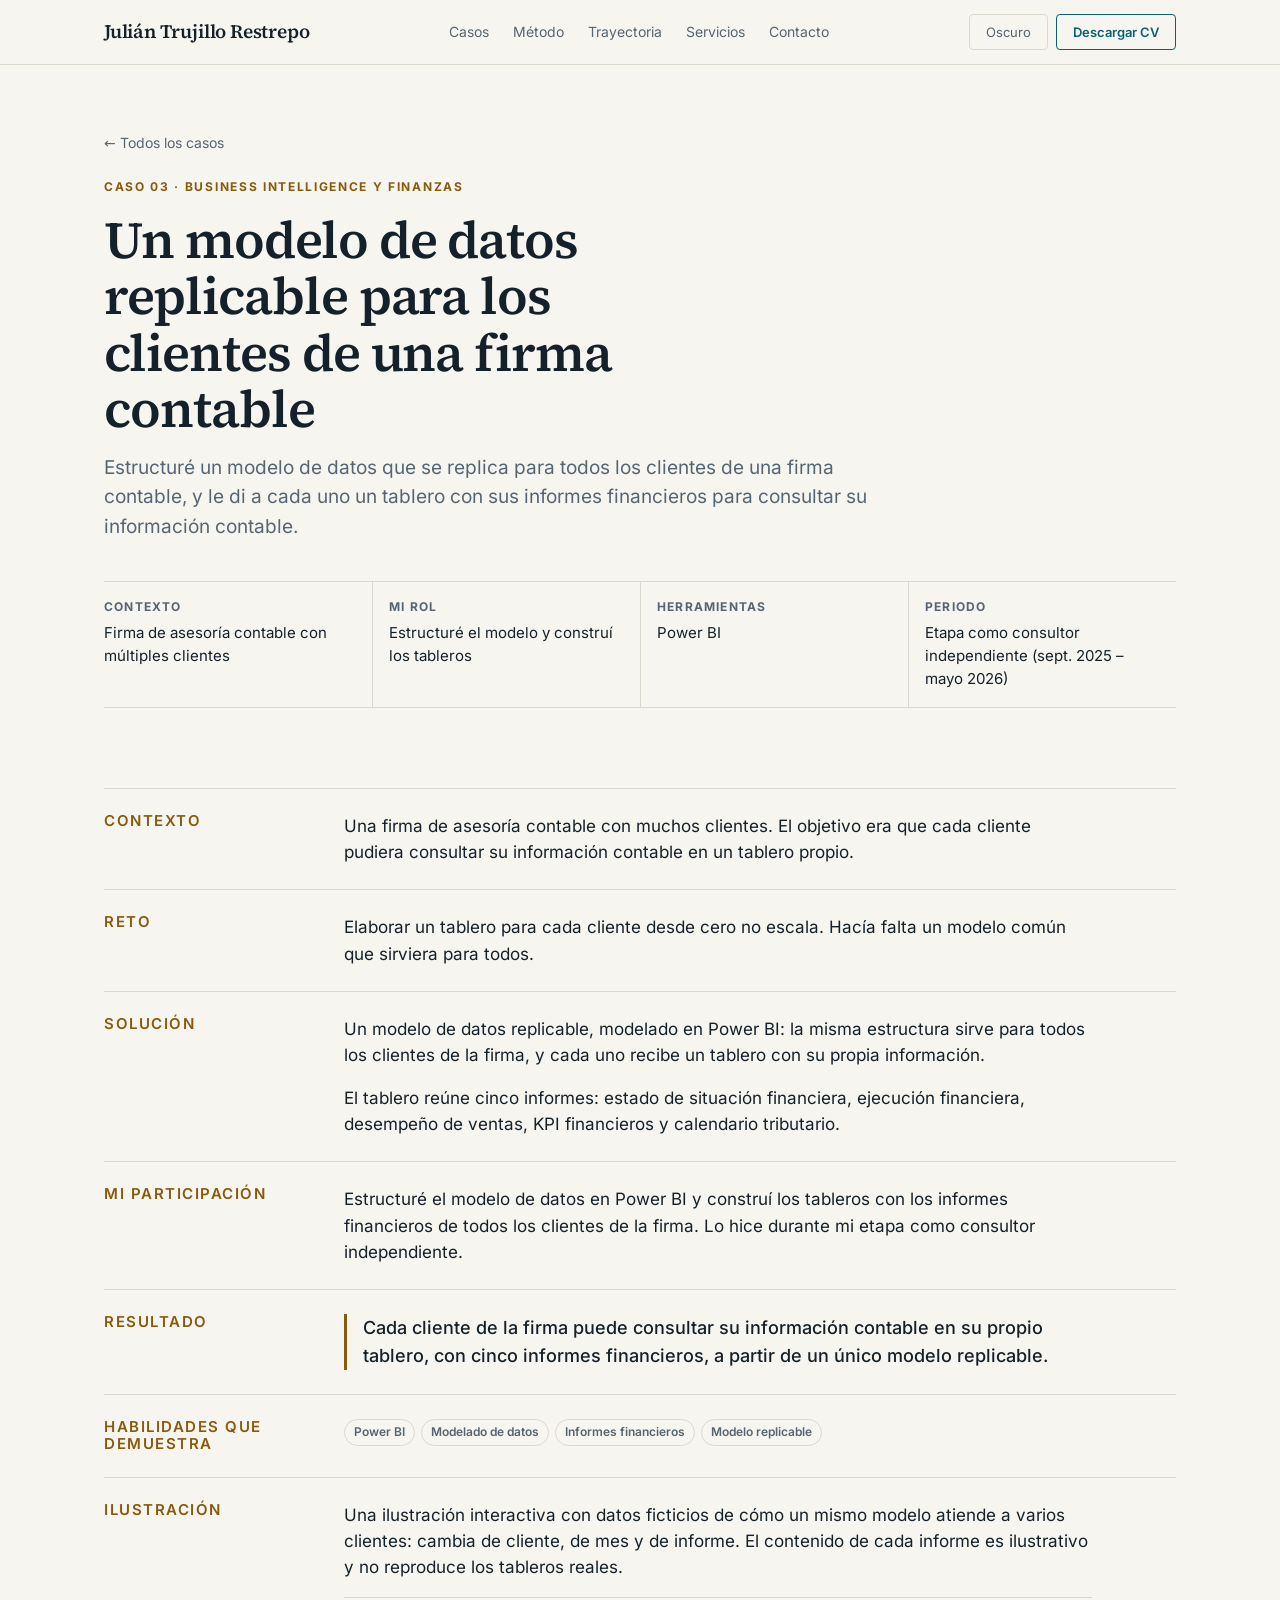
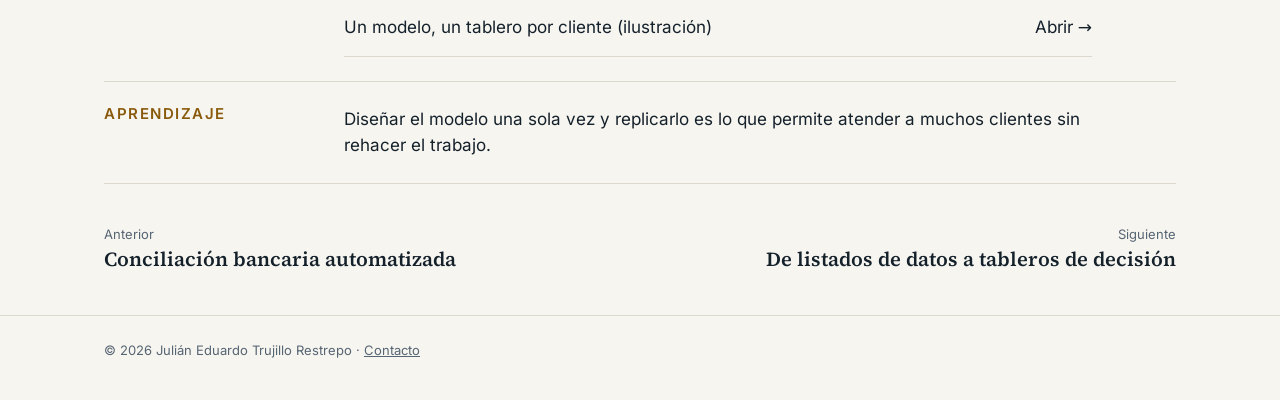
<file: casos/modelo-financiero-replicable.html>
<!doctype html>
<html lang="es" class="no-js">
<head>
<meta charset="utf-8">
<meta name="viewport" content="width=device-width,initial-scale=1">
<title>Modelo de datos replicable · Julián Trujillo Restrepo</title>
<meta name="description" content="Un tablero con cinco informes financieros para cada cliente de una firma de asesoría contable, construido sobre un mismo modelo de datos replicable.">
<link rel="canonical" href="https://juliantru-commits.github.io/portafolio/casos/modelo-financiero-replicable.html">
<meta property="og:type" content="article">
<meta property="og:locale" content="es_CO">
<meta property="og:title" content="Modelo de datos replicable · Julián Trujillo Restrepo">
<meta property="og:url" content="https://juliantru-commits.github.io/portafolio/casos/modelo-financiero-replicable.html">
<meta property="og:description" content="Un tablero de situación financiera para cada cliente de una firma de asesoría contable, construido sobre un mismo modelo de datos replicable.">
<meta name="twitter:card" content="summary_large_image">
<link rel="icon" href="data:image/svg+xml,%3Csvg xmlns='http://www.w3.org/2000/svg' viewBox='0 0 64 64'%3E%3Crect width='64' height='64' rx='8' fill='%230a6173'/%3E%3Ctext x='32' y='43' font-family='Georgia,serif' font-size='30' font-weight='700' text-anchor='middle' fill='%23fff'%3EJT%3C/text%3E%3C/svg%3E">
<link rel="stylesheet" href="../assets/css/style.css">
</head>
<body>
<div class="progress" aria-hidden="true"></div>
<a class="skip" href="#contenido">Saltar al contenido</a>
<header class="site-header">
  <div class="wrap">
    <a class="brand" href="../index.html">Julián Trujillo Restrepo</a>
    <nav class="nav" id="nav" aria-label="Principal">
      <a class="link" href="../index.html#casos">Casos</a>
      <a class="link" href="../index.html#metodo">Método</a>
      <a class="link" href="../index.html#trayectoria">Trayectoria</a>
      <a class="link" href="../index.html#servicios">Servicios</a>
      <a class="link" href="../index.html#contacto">Contacto</a>
    </nav>
    <div class="tools">
      <button class="icon-btn" id="theme-btn" type="button" aria-label="Cambiar entre modo claro y oscuro">Oscuro</button>
      <a class="btn btn-secondary btn-sm" href="../assets/CV_Julian_Trujillo_2026.pdf" download>Descargar CV</a>
      <button class="icon-btn menu-btn" id="menu-btn" type="button" aria-expanded="false" aria-controls="nav">Menú</button>
    </div>
  </div>
</header>
<main id="contenido">
<section class="case-hero">
  <div class="wrap">
    <a class="back" href="../index.html#casos">← Todos los casos</a>
    <p class="eyebrow">Caso 03 · Business Intelligence y finanzas</p>
    <h1>Un modelo de datos replicable para los clientes de una firma contable</h1>
    <p class="lead">Estructuré un modelo de datos que se replica para todos los clientes de una firma contable, y le di a cada uno un tablero con sus informes financieros para consultar su información contable.</p>
    <dl class="facts">
      <div><dt>Contexto</dt><dd>Firma de asesoría contable con múltiples clientes</dd></div>
      <div><dt>Mi rol</dt><dd>Estructuré el modelo y construí los tableros</dd></div>
      <div><dt>Herramientas</dt><dd>Power BI</dd></div>
      <div><dt>Periodo</dt><dd>Etapa como consultor independiente (sept. 2025 – mayo 2026)</dd></div>
    </dl>
  </div>
</section>
<div class="wrap">
<section class="case-body reveal"><h2>Contexto</h2><div class="text "><p>Una firma de asesoría contable con muchos clientes. El objetivo era que cada cliente pudiera consultar su información contable en un tablero propio.</p></div></section>
<section class="case-body reveal"><h2>Reto</h2><div class="text "><p>Elaborar un tablero para cada cliente desde cero no escala. Hacía falta un modelo común que sirviera para todos.</p></div></section>
<section class="case-body reveal"><h2>Solución</h2><div class="text "><p>Un modelo de datos replicable, modelado en Power BI: la misma estructura sirve para todos los clientes de la firma, y cada uno recibe un tablero con su propia información.</p><p>El tablero reúne cinco informes: estado de situación financiera, ejecución financiera, desempeño de ventas, KPI financieros y calendario tributario.</p></div></section>
<section class="case-body reveal"><h2>Mi participación</h2><div class="text "><p>Estructuré el modelo de datos en Power BI y construí los tableros con los informes financieros de todos los clientes de la firma. Lo hice durante mi etapa como consultor independiente.</p></div></section>
<section class="case-body reveal"><h2>Resultado</h2><div class="text "><p class="result">Cada cliente de la firma puede consultar su información contable en su propio tablero, con cinco informes financieros, a partir de un único modelo replicable.</p></div></section>
<section class="case-body reveal"><h2>Habilidades que demuestra</h2><div class="text "><div class="chips"><span class="chip">Power BI</span><span class="chip">Modelado de datos</span><span class="chip">Informes financieros</span><span class="chip">Modelo replicable</span></div></div></section>
<section class="case-body reveal"><h2>Ilustración</h2><div class="text "><p>Una ilustración interactiva con datos ficticios de cómo un mismo modelo atiende a varios clientes: cambia de cliente, de mes y de informe. El contenido de cada informe es ilustrativo y no reproduce los tableros reales.</p><ul class="demo-list"><li><a href="../demos/situacion-financiera.html"><span>Un modelo, un tablero por cliente (ilustración)</span><span>Abrir →</span></a></li></ul></div></section>
<section class="case-body reveal"><h2>Aprendizaje</h2><div class="text "><p>Diseñar el modelo una sola vez y replicarlo es lo que permite atender a muchos clientes sin rehacer el trabajo.</p></div></section>
</div>
<div class="wrap">
  <nav class="next" aria-label="Otros casos">
    <a href="conciliacion-bancaria.html"><small>Anterior</small><strong>Conciliación bancaria automatizada</strong></a>
    <a href="plataforma-virtual.html" style="text-align:right"><small>Siguiente</small><strong>De listados de datos a tableros de decisión</strong></a>
  </nav>
</div>
</main>
<footer><div class="wrap">© 2026 Julián Eduardo Trujillo Restrepo · <a href="../index.html#contacto">Contacto</a></div></footer>
<div class="sticky-cta"><a class="btn btn-primary" href="../index.html#contacto">Contacto</a></div>
<script src="../assets/js/main.js"></script>
</body>
</html>
</file>
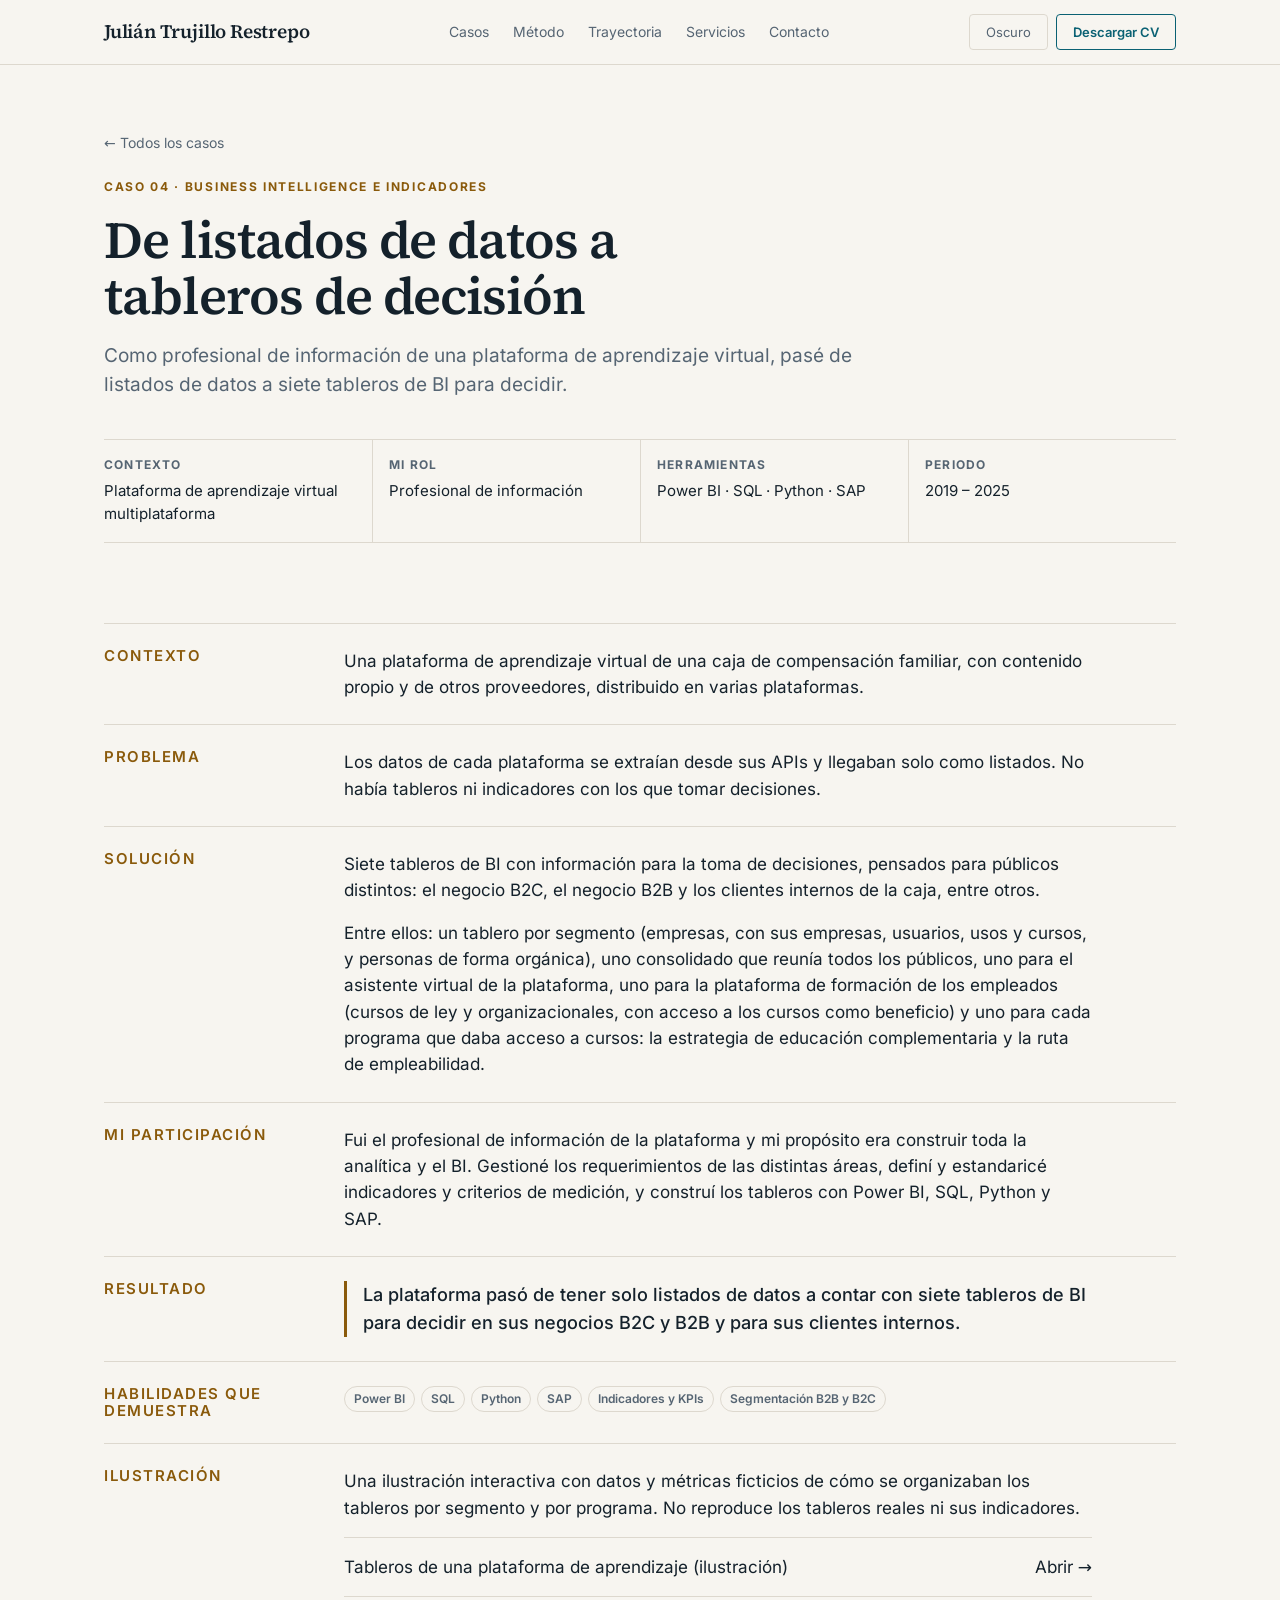
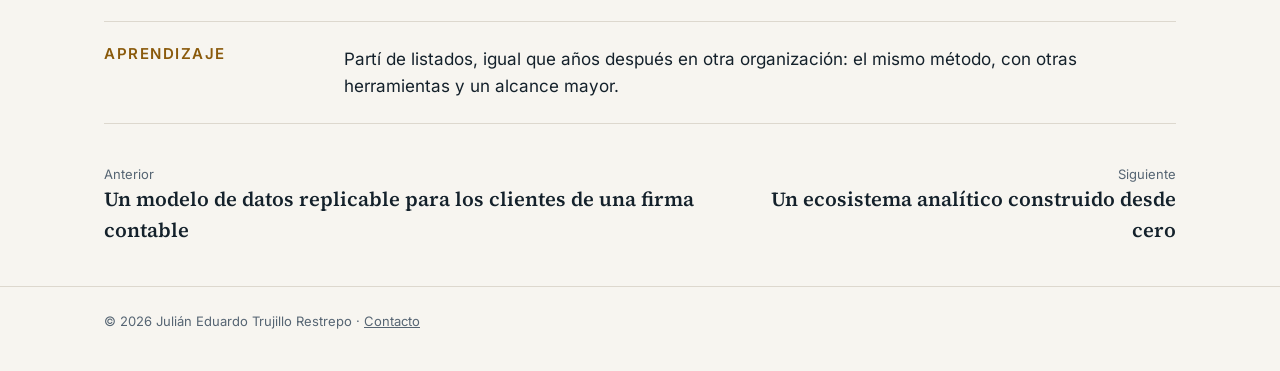
<file: casos/plataforma-virtual.html>
<!doctype html>
<html lang="es" class="no-js">
<head>
<meta charset="utf-8">
<meta name="viewport" content="width=device-width,initial-scale=1">
<title>De listados de datos a tableros de decisión · Julián Trujillo Restrepo</title>
<meta name="description" content="Como profesional de información de una plataforma de aprendizaje virtual, construí siete tableros de BI para los negocios B2C y B2B y para los clientes internos.">
<link rel="canonical" href="https://juliantru-commits.github.io/portafolio/casos/plataforma-virtual.html">
<meta property="og:type" content="article">
<meta property="og:locale" content="es_CO">
<meta property="og:title" content="De listados de datos a tableros de decisión · Julián Trujillo Restrepo">
<meta property="og:url" content="https://juliantru-commits.github.io/portafolio/casos/plataforma-virtual.html">
<meta property="og:description" content="Como profesional de información de una plataforma de aprendizaje virtual, construí siete tableros de BI para los negocios B2C y B2B y para los clientes internos.">
<meta name="twitter:card" content="summary_large_image">
<link rel="icon" href="data:image/svg+xml,%3Csvg xmlns='http://www.w3.org/2000/svg' viewBox='0 0 64 64'%3E%3Crect width='64' height='64' rx='8' fill='%230a6173'/%3E%3Ctext x='32' y='43' font-family='Georgia,serif' font-size='30' font-weight='700' text-anchor='middle' fill='%23fff'%3EJT%3C/text%3E%3C/svg%3E">
<link rel="stylesheet" href="../assets/css/style.css">
</head>
<body>
<div class="progress" aria-hidden="true"></div>
<a class="skip" href="#contenido">Saltar al contenido</a>
<header class="site-header">
  <div class="wrap">
    <a class="brand" href="../index.html">Julián Trujillo Restrepo</a>
    <nav class="nav" id="nav" aria-label="Principal">
      <a class="link" href="../index.html#casos">Casos</a>
      <a class="link" href="../index.html#metodo">Método</a>
      <a class="link" href="../index.html#trayectoria">Trayectoria</a>
      <a class="link" href="../index.html#servicios">Servicios</a>
      <a class="link" href="../index.html#contacto">Contacto</a>
    </nav>
    <div class="tools">
      <button class="icon-btn" id="theme-btn" type="button" aria-label="Cambiar entre modo claro y oscuro">Oscuro</button>
      <a class="btn btn-secondary btn-sm" href="../assets/CV_Julian_Trujillo_2026.pdf" download>Descargar CV</a>
      <button class="icon-btn menu-btn" id="menu-btn" type="button" aria-expanded="false" aria-controls="nav">Menú</button>
    </div>
  </div>
</header>
<main id="contenido">
<section class="case-hero">
  <div class="wrap">
    <a class="back" href="../index.html#casos">← Todos los casos</a>
    <p class="eyebrow">Caso 04 · Business Intelligence e indicadores</p>
    <h1>De listados de datos a tableros de decisión</h1>
    <p class="lead">Como profesional de información de una plataforma de aprendizaje virtual, pasé de listados de datos a siete tableros de BI para decidir.</p>
    <dl class="facts">
      <div><dt>Contexto</dt><dd>Plataforma de aprendizaje virtual multiplataforma</dd></div>
      <div><dt>Mi rol</dt><dd>Profesional de información</dd></div>
      <div><dt>Herramientas</dt><dd>Power BI · SQL · Python · SAP</dd></div>
      <div><dt>Periodo</dt><dd>2019 – 2025</dd></div>
    </dl>
  </div>
</section>
<div class="wrap">
<section class="case-body reveal"><h2>Contexto</h2><div class="text "><p>Una plataforma de aprendizaje virtual de una caja de compensación familiar, con contenido propio y de otros proveedores, distribuido en varias plataformas.</p></div></section>
<section class="case-body reveal"><h2>Problema</h2><div class="text "><p>Los datos de cada plataforma se extraían desde sus APIs y llegaban solo como listados. No había tableros ni indicadores con los que tomar decisiones.</p></div></section>
<section class="case-body reveal"><h2>Solución</h2><div class="text "><p>Siete tableros de BI con información para la toma de decisiones, pensados para públicos distintos: el negocio B2C, el negocio B2B y los clientes internos de la caja, entre otros.</p><p>Entre ellos: un tablero por segmento (empresas, con sus empresas, usuarios, usos y cursos, y personas de forma orgánica), uno consolidado que reunía todos los públicos, uno para el asistente virtual de la plataforma, uno para la plataforma de formación de los empleados (cursos de ley y organizacionales, con acceso a los cursos como beneficio) y uno para cada programa que daba acceso a cursos: la estrategia de educación complementaria y la ruta de empleabilidad.</p></div></section>
<section class="case-body reveal"><h2>Mi participación</h2><div class="text "><p>Fui el profesional de información de la plataforma y mi propósito era construir toda la analítica y el BI. Gestioné los requerimientos de las distintas áreas, definí y estandaricé indicadores y criterios de medición, y construí los tableros con Power BI, SQL, Python y SAP.</p></div></section>
<section class="case-body reveal"><h2>Resultado</h2><div class="text "><p class="result">La plataforma pasó de tener solo listados de datos a contar con siete tableros de BI para decidir en sus negocios B2C y B2B y para sus clientes internos.</p></div></section>
<section class="case-body reveal"><h2>Habilidades que demuestra</h2><div class="text "><div class="chips"><span class="chip">Power BI</span><span class="chip">SQL</span><span class="chip">Python</span><span class="chip">SAP</span><span class="chip">Indicadores y KPIs</span><span class="chip">Segmentación B2B y B2C</span></div></div></section>
<section class="case-body reveal"><h2>Ilustración</h2><div class="text "><p>Una ilustración interactiva con datos y métricas ficticios de cómo se organizaban los tableros por segmento y por programa. No reproduce los tableros reales ni sus indicadores.</p><ul class="demo-list"><li><a href="../demos/plataforma-aprendizaje.html"><span>Tableros de una plataforma de aprendizaje (ilustración)</span><span>Abrir →</span></a></li></ul></div></section>
<section class="case-body reveal"><h2>Aprendizaje</h2><div class="text "><p>Partí de listados, igual que años después en otra organización: el mismo método, con otras herramientas y un alcance mayor.</p></div></section>
</div>
<div class="wrap">
  <nav class="next" aria-label="Otros casos">
    <a href="modelo-financiero-replicable.html"><small>Anterior</small><strong>Un modelo de datos replicable para los clientes de una firma contable</strong></a>
    <a href="ecosistema-analitico.html" style="text-align:right"><small>Siguiente</small><strong>Un ecosistema analítico construido desde cero</strong></a>
  </nav>
</div>
</main>
<footer><div class="wrap">© 2026 Julián Eduardo Trujillo Restrepo · <a href="../index.html#contacto">Contacto</a></div></footer>
<div class="sticky-cta"><a class="btn btn-primary" href="../index.html#contacto">Contacto</a></div>
<script src="../assets/js/main.js"></script>
</body>
</html>
</file>
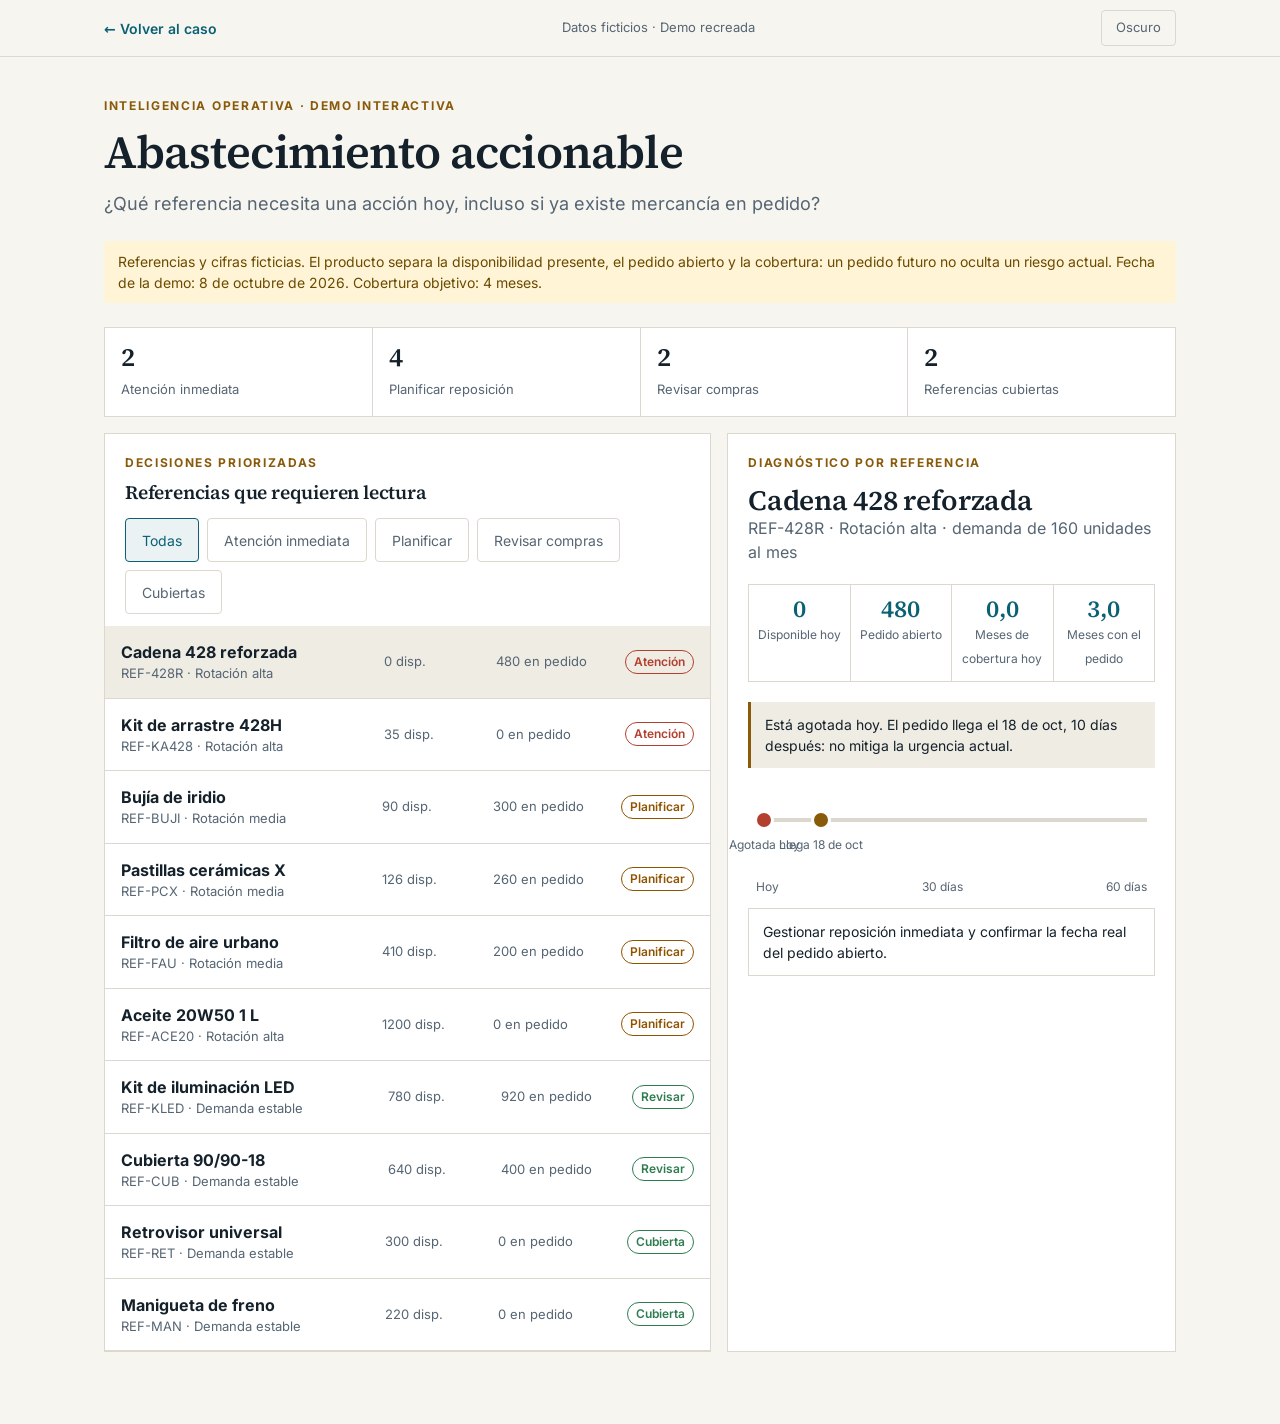
<file: demos/abastecimiento.html>
<!doctype html>
<html lang="es">
<head>
<meta charset="utf-8">
<meta name="viewport" content="width=device-width,initial-scale=1">
<title>Abastecimiento accionable · Demo con datos ficticios</title>
<meta name="description" content="Demo interactiva con datos ficticios: qué referencia necesita una acción hoy, incluso si hay mercancía en pedido.">
<link rel="icon" href="data:image/svg+xml,%3Csvg xmlns='http://www.w3.org/2000/svg' viewBox='0 0 64 64'%3E%3Crect width='64' height='64' rx='8' fill='%230a6173'/%3E%3Ctext x='32' y='43' font-family='Georgia,serif' font-size='30' font-weight='700' text-anchor='middle' fill='%23fff'%3EJT%3C/text%3E%3C/svg%3E">
<link rel="stylesheet" href="demo-bar.css">
<link rel="stylesheet" href="demo.css">
<style>
  .ab-item { grid-template-columns: 1.5fr .6fr .7fr auto; }
  .ab-eq { display: grid; grid-template-columns: repeat(4, 1fr); gap: 1px; background: var(--d-line); border: 1px solid var(--d-line); margin: 20px 0; }
  .ab-eq div { background: var(--d-surface); padding: 12px 8px; text-align: center; }
  .ab-eq b { display: block; font: 600 24px/1 var(--d-font-display); color: var(--d-accent); }
  .ab-eq span { font-size: 12px; color: var(--d-muted); }
  .ab-line { position: relative; height: 74px; margin: 28px 8px 8px; }
  .ab-line::before { content: ""; position: absolute; left: 0; right: 0; top: 22px; height: 4px; background: var(--d-line); }
  .ab-pt { position: absolute; top: 14px; transform: translateX(-50%); text-align: center; font-size: 12px; color: var(--d-muted); width: 92px; }
  .ab-pt i { display: block; width: 20px; height: 20px; margin: 0 auto 6px; border-radius: 50%; border: 3px solid var(--d-surface); }
  .ab-pt.stock i { background: var(--d-err); }
  .ab-pt.arr i { background: var(--d-gold); }
  .ab-pt.now i { background: var(--d-accent); }
  .ab-axis { display: flex; justify-content: space-between; font-size: 12px; color: var(--d-muted); margin: 0 8px; }
  .detail-title { font: 600 28px/1.15 var(--d-font-display); margin: 8px 0 2px; }
  @media (max-width: 760px) { .ab-item { grid-template-columns: 1fr auto; } .ab-item .hide-m { display: none; } .ab-eq { grid-template-columns: 1fr 1fr; } }
</style>
</head>
<body>
<header class="db"><div class="db-in">
  <a class="db-back" href="../casos/ecosistema-analitico.html">← Volver al caso</a>
  <span class="db-tag">Datos ficticios · Demo recreada</span>
  <button class="db-theme" id="theme-btn" type="button" aria-label="Cambiar entre modo claro y oscuro">Oscuro</button>
</div></header>

<main class="dm">
  <p class="dm-eyebrow">Inteligencia operativa · demo interactiva</p>
  <h1>Abastecimiento accionable</h1>
  <p class="dm-lead">¿Qué referencia necesita una acción hoy, incluso si ya existe mercancía en pedido?</p>
  <p class="dm-note">Referencias y cifras ficticias. El producto separa la disponibilidad presente, el pedido abierto y la cobertura: un pedido futuro no oculta un riesgo actual. Fecha de la demo: 8 de octubre de 2026. Cobertura objetivo: 4 meses.</p>

  <section class="dm-kpis" id="summary" aria-label="Resumen de la muestra"></section>

  <section class="dm-grid">
    <article class="dm-panel" style="padding:0">
      <div style="padding:20px 20px 12px"><p class="dm-eyebrow" style="margin-bottom:6px">Decisiones priorizadas</p><h3>Referencias que requieren lectura</h3></div>
      <div class="dm-switch" id="filters" role="group" aria-label="Filtro" style="margin:0 20px 12px">
        <button type="button" data-k="all" aria-pressed="true">Todas</button>
        <button type="button" data-k="urgent" aria-pressed="false">Atención inmediata</button>
        <button type="button" data-k="plan" aria-pressed="false">Planificar</button>
        <button type="button" data-k="review" aria-pressed="false">Revisar compras</button>
        <button type="button" data-k="ok" aria-pressed="false">Cubiertas</button>
      </div>
      <div id="rows" class="dm-list"></div>
    </article>
    <aside class="dm-panel" aria-live="polite">
      <p class="dm-eyebrow">Diagnóstico por referencia</p>
      <h2 class="detail-title" id="title"></h2>
      <p id="code" style="margin:0;color:var(--d-muted)"></p>
      <div class="ab-eq">
        <div><b id="stock"></b><span>Disponible hoy</span></div>
        <div><b id="order"></b><span>Pedido abierto</span></div>
        <div><b id="cover"></b><span>Meses de cobertura hoy</span></div>
        <div><b id="coverOrd"></b><span>Meses con el pedido</span></div>
      </div>
      <div class="dm-reason" id="why"></div>
      <div class="ab-line" id="line" aria-label="Línea de tiempo a 60 días"></div>
      <div class="ab-axis"><span>Hoy</span><span>30 días</span><span>60 días</span></div>
      <div class="dm-action" id="action"></div>
    </aside>
  </section>
</main>

<script>
/* Todos los campos derivados se calculan a partir de: disponible, pedido, demanda mensual y llegada.
   Reglas (cobertura objetivo = 4 meses):
   - Atención inmediata: se agota antes de que llegue el pedido (o no hay pedido y alcanza menos de 1 mes).
   - Revisar compras: con el pedido supera 9 meses de cobertura.
   - Planificar: con el pedido queda por debajo del objetivo.
   - Cubierta: el resto. */
const HOY = new Date(2026, 9, 8), OBJ = 4;
const R = [
  { code: 'REF-428R', title: 'Cadena 428 reforzada', rot: 'Rotación alta', stock: 0, order: 480, dem: 160, arr: 10 },
  { code: 'REF-KA428', title: 'Kit de arrastre 428H', rot: 'Rotación alta', stock: 35, order: 0, dem: 140, arr: null },
  { code: 'REF-BUJI', title: 'Bujía de iridio', rot: 'Rotación media', stock: 90, order: 300, dem: 120, arr: 5 },
  { code: 'REF-PCX', title: 'Pastillas cerámicas X', rot: 'Rotación media', stock: 126, order: 260, dem: 115, arr: 16 },
  { code: 'REF-FAU', title: 'Filtro de aire urbano', rot: 'Rotación media', stock: 410, order: 200, dem: 180, arr: 20 },
  { code: 'REF-ACE20', title: 'Aceite 20W50 1 L', rot: 'Rotación alta', stock: 1200, order: 0, dem: 400, arr: null },
  { code: 'REF-KLED', title: 'Kit de iluminación LED', rot: 'Demanda estable', stock: 780, order: 920, dem: 107, arr: 1 },
  { code: 'REF-CUB', title: 'Cubierta 90/90-18', rot: 'Demanda estable', stock: 640, order: 400, dem: 70, arr: 25 },
  { code: 'REF-RET', title: 'Retrovisor universal', rot: 'Demanda estable', stock: 300, order: 0, dem: 60, arr: null },
  { code: 'REF-MAN', title: 'Manigueta de freno', rot: 'Demanda estable', stock: 220, order: 0, dem: 40, arr: null }
];
const f1 = n => n.toFixed(1).replace('.', ',');
const fecha = d => new Date(HOY.getTime() + d * 864e5).toLocaleDateString('es-CO', { day: 'numeric', month: 'short' });
R.forEach(r => {
  r.cover = r.stock / r.dem;                       // meses
  r.coverOrd = (r.stock + r.order) / r.dem;
  r.stockoutDay = r.stock === 0 ? 0 : Math.round(r.cover * 30);
  const antes = r.order > 0 ? r.stockoutDay < r.arr : r.cover < 1;
  r.k = antes ? 'urgent' : (r.coverOrd > 9 ? 'review' : (r.coverOrd < OBJ ? 'plan' : 'ok'));
});
const TAG = { urgent: ['Atención', 'p-hi'], plan: ['Planificar', 'p-mid'], review: ['Revisar', 'p-ok'], ok: ['Cubierta', 'p-ok'] };
function why(r) {
  if (r.k === 'urgent') {
    if (r.order > 0) return `${r.stock === 0 ? 'Está agotada hoy' : 'Se agota el ' + fecha(r.stockoutDay) + ' (en ' + r.stockoutDay + ' días)'}. El pedido llega el ${fecha(r.arr)}, ${r.arr - r.stockoutDay} días después: no mitiga la urgencia actual.`;
    return `Se agota el ${fecha(r.stockoutDay)} (en ${r.stockoutDay} días) y no hay pedido abierto: la cobertura actual es menor a un mes.`;
  }
  if (r.k === 'plan') return `La cobertura actual es de ${f1(r.cover)} meses${r.order ? ' y el pedido llega a tiempo (' + fecha(r.arr) + ')' : ' y no hay pedido abierto'}, pero con todo queda en ${f1(r.coverOrd)} meses, por debajo del objetivo de ${OBJ}.`;
  if (r.k === 'review') return `La cobertura actual es suficiente (${f1(r.cover)} meses) y con el pedido llega a ${f1(r.coverOrd)}. La decisión es revisar la compra, no reponer.`;
  return `Cobertura de ${f1(r.coverOrd)} meses, por encima del objetivo de ${OBJ}. No requiere acción.`;
}
function act(r) {
  return { urgent: r.order ? 'Gestionar reposición inmediata y confirmar la fecha real del pedido abierto.' : 'Generar un pedido de reposición y evaluar un abastecimiento alterno.',
    plan: r.order ? 'Completar la reposición para alcanzar el objetivo y monitorear el cumplimiento de la llegada.' : 'Programar un pedido para alcanzar la cobertura objetivo.',
    review: 'Revisar la cantidad abierta antes de comprometer inventario adicional.', ok: 'Mantener el seguimiento rutinario.' }[r.k];
}
const $ = id => document.getElementById(id);
let current = R[0], filter = 'all';
function summary() {
  const c = k => R.filter(r => r.k === k).length;
  $('summary').innerHTML = [['urgent', 'Atención inmediata'], ['plan', 'Planificar reposición'], ['review', 'Revisar compras'], ['ok', 'Referencias cubiertas']]
    .map(s => `<div class="dm-kpi"><b>${c(s[0])}</b><span>${s[1]}</span></div>`).join('');
}
function detail(r) {
  current = r;
  $('title').textContent = r.title; $('code').textContent = r.code + ' · ' + r.rot + ' · demanda de ' + r.dem + ' unidades al mes';
  $('stock').textContent = r.stock; $('order').textContent = r.order; $('cover').textContent = f1(r.cover); $('coverOrd').textContent = f1(r.coverOrd);
  $('why').textContent = why(r); $('action').textContent = act(r);
  const pos = d => Math.min(Math.max(d / 60 * 100, 2), 96);
  let pts = `<span class="ab-pt now" style="left:${pos(0)}%"><i></i>Hoy</span>`;
  if (r.stockoutDay <= 60 && r.stock > 0) pts += `<span class="ab-pt stock" style="left:${pos(r.stockoutDay)}%"><i></i>Quiebre ${fecha(r.stockoutDay)}</span>`;
  if (r.stock === 0) pts = `<span class="ab-pt stock" style="left:${pos(0)}%"><i></i>Agotada hoy</span>`;
  if (r.arr != null && r.arr <= 60) pts += `<span class="ab-pt arr" style="left:${pos(r.arr)}%"><i></i>Llega ${fecha(r.arr)}</span>`;
  if (r.stockoutDay > 60 && r.stock > 0) pts += `<span class="ab-pt" style="left:80%;top:14px"><i style="background:var(--d-ok)"></i>Sin quiebre en 60 días</span>`;
  $('line').innerHTML = pts;
  document.querySelectorAll('.ab-item').forEach(e => e.setAttribute('aria-pressed', e.dataset.code === r.code));
}
function list() {
  const a = filter === 'all' ? R : R.filter(r => r.k === filter);
  $('rows').innerHTML = a.map(r => `<button type="button" class="dm-item ab-item" data-code="${r.code}" aria-pressed="false"><div><b>${r.title}</b><small>${r.code} · ${r.rot}</small></div><small class="hide-m">${r.stock} disp.</small><small class="hide-m">${r.order} en pedido</small><span class="dm-pill ${TAG[r.k][1]}">${TAG[r.k][0]}</span></button>`).join('');
  document.querySelectorAll('.ab-item').forEach(e => e.addEventListener('click', () => detail(R.find(r => r.code === e.dataset.code))));
  detail(a.includes(current) ? current : a[0]);
}
document.querySelectorAll('#filters button').forEach(b => b.addEventListener('click', () => {
  document.querySelectorAll('#filters button').forEach(x => x.setAttribute('aria-pressed', 'false'));
  b.setAttribute('aria-pressed', 'true'); filter = b.dataset.k; list();
}));
summary(); list();
</script>
<script src="../assets/js/main.js"></script>
</body>
</html>
</file>
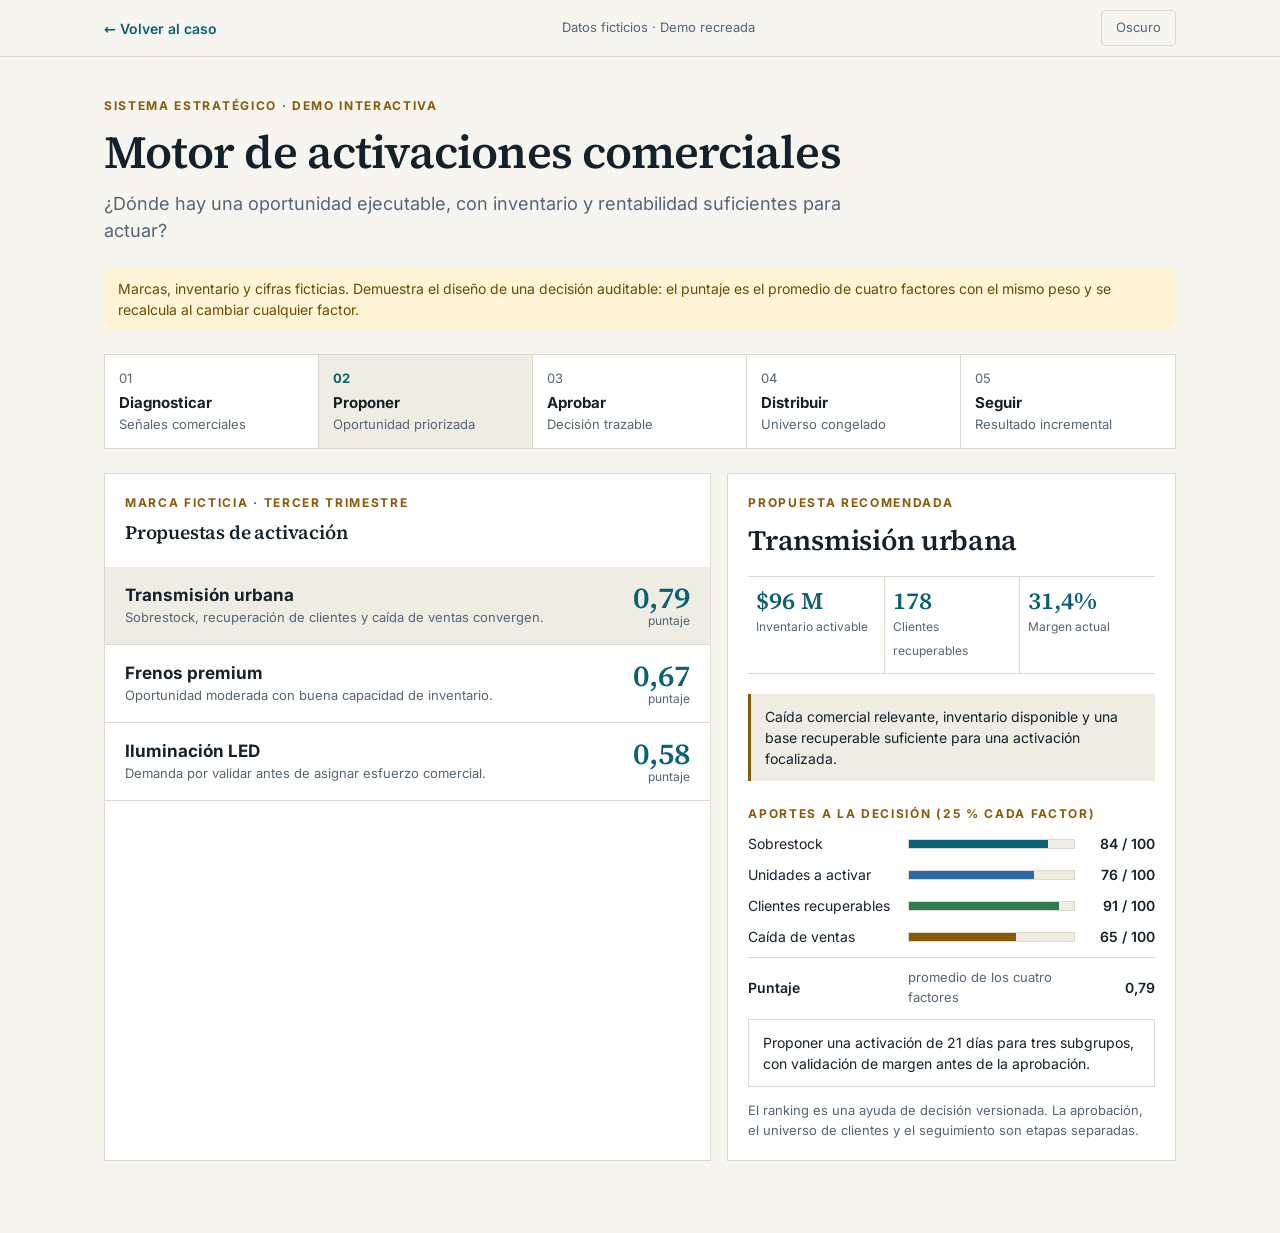
<file: demos/activaciones.html>
<!doctype html>
<html lang="es">
<head>
<meta charset="utf-8">
<meta name="viewport" content="width=device-width,initial-scale=1">
<title>Motor de activaciones · Demo con datos ficticios</title>
<meta name="description" content="Demo interactiva con datos ficticios: dónde hay una oportunidad ejecutable, con inventario y rentabilidad suficientes.">
<link rel="icon" href="data:image/svg+xml,%3Csvg xmlns='http://www.w3.org/2000/svg' viewBox='0 0 64 64'%3E%3Crect width='64' height='64' rx='8' fill='%230a6173'/%3E%3Ctext x='32' y='43' font-family='Georgia,serif' font-size='30' font-weight='700' text-anchor='middle' fill='%23fff'%3EJT%3C/text%3E%3C/svg%3E">
<link rel="stylesheet" href="demo-bar.css">
<link rel="stylesheet" href="demo.css">
<style>
  .ac-steps { display: grid; grid-template-columns: repeat(5, 1fr); border: 1px solid var(--d-line); margin: 24px 0; background: var(--d-surface); }
  .ac-step { padding: 14px; font-size: 13px; color: var(--d-muted); border-right: 1px solid var(--d-line); }
  .ac-step:last-child { border-right: 0; }
  .ac-step b { display: block; color: var(--d-text); font-size: 15px; margin-top: 4px; }
  .ac-step.on { background: var(--d-surface2); }
  .ac-step.on span { color: var(--d-accent); font-weight: 700; }
  .ac-item { grid-template-columns: 1fr auto; padding: 16px 20px; }
  .ac-score { font: 600 30px/1 var(--d-font-display); color: var(--d-accent); text-align: right; }
  .ac-score small { display: block; font: 12px var(--d-font-body); }
  .ac-metrics { display: grid; grid-template-columns: repeat(3, 1fr); border-top: 1px solid var(--d-line); border-bottom: 1px solid var(--d-line); margin: 20px 0; }
  .ac-metrics div { padding: 12px 8px; }
  .ac-metrics div + div { border-left: 1px solid var(--d-line); }
  .ac-metrics b { display: block; font: 600 24px/1 var(--d-font-display); color: var(--d-accent); }
  .ac-metrics span { font-size: 12px; color: var(--d-muted); }
  .ac-factor { display: grid; grid-template-columns: 150px 1fr 70px; gap: 10px; align-items: center; margin: 10px 0; font-size: 14px; }
  .ac-track { height: 10px; background: var(--d-surface2); border: 1px solid var(--d-line); }
  .ac-fill { height: 100%; background: var(--d-accent); }
  .ac-factor b { text-align: right; font-weight: 600; }
  @media (max-width: 760px) { .ac-steps { grid-template-columns: 1fr; } .ac-step { border-right: 0; border-bottom: 1px solid var(--d-line); } .ac-factor { grid-template-columns: 110px 1fr 56px; } }
</style>
</head>
<body>
<header class="db"><div class="db-in">
  <a class="db-back" href="../casos/ecosistema-analitico.html">← Volver al caso</a>
  <span class="db-tag">Datos ficticios · Demo recreada</span>
  <button class="db-theme" id="theme-btn" type="button" aria-label="Cambiar entre modo claro y oscuro">Oscuro</button>
</div></header>

<main class="dm">
  <p class="dm-eyebrow">Sistema estratégico · demo interactiva</p>
  <h1>Motor de activaciones comerciales</h1>
  <p class="dm-lead">¿Dónde hay una oportunidad ejecutable, con inventario y rentabilidad suficientes para actuar?</p>
  <p class="dm-note">Marcas, inventario y cifras ficticias. Demuestra el diseño de una decisión auditable: el puntaje es el promedio de cuatro factores con el mismo peso y se recalcula al cambiar cualquier factor.</p>

  <ol class="ac-steps" style="list-style:none;padding:0">
    <li class="ac-step"><span>01</span><b>Diagnosticar</b>Señales comerciales</li>
    <li class="ac-step on" aria-current="step"><span>02</span><b>Proponer</b>Oportunidad priorizada</li>
    <li class="ac-step"><span>03</span><b>Aprobar</b>Decisión trazable</li>
    <li class="ac-step"><span>04</span><b>Distribuir</b>Universo congelado</li>
    <li class="ac-step"><span>05</span><b>Seguir</b>Resultado incremental</li>
  </ol>

  <section class="dm-grid">
    <article class="dm-panel" style="padding:0">
      <div style="padding:20px"><p class="dm-eyebrow" style="margin-bottom:6px">Marca ficticia · tercer trimestre</p><h3>Propuestas de activación</h3></div>
      <div id="options" class="dm-list"></div>
    </article>
    <aside class="dm-panel" aria-live="polite">
      <p class="dm-eyebrow">Propuesta recomendada</p>
      <h2 id="title" style="font-size:28px;line-height:1.15;margin-top:6px"></h2>
      <div class="ac-metrics">
        <div><b id="inv"></b><span>Inventario activable</span></div>
        <div><b id="clients"></b><span>Clientes recuperables</span></div>
        <div><b id="margin"></b><span>Margen actual</span></div>
      </div>
      <div class="dm-reason" id="reason"></div>
      <p class="dm-eyebrow" style="margin:24px 0 8px">Aportes a la decisión (25 % cada factor)</p>
      <div id="factors"></div>
      <div class="dm-action" id="action"></div>
      <p style="font-size:13px;color:var(--d-muted);margin:14px 0 0">El ranking es una ayuda de decisión versionada. La aprobación, el universo de clientes y el seguimiento son etapas separadas.</p>
    </aside>
  </section>
</main>

<script>
const FACT = ['Sobrestock', 'Unidades a activar', 'Clientes recuperables', 'Caída de ventas'];
const P = [
  { title: 'Transmisión urbana', sub: 'Sobrestock, recuperación de clientes y caída de ventas convergen.', f: [84, 76, 91, 65], inv: '$96 M', clients: '178', margin: '31,4%',
    reason: 'Caída comercial relevante, inventario disponible y una base recuperable suficiente para una activación focalizada.', action: 'Proponer una activación de 21 días para tres subgrupos, con validación de margen antes de la aprobación.' },
  { title: 'Frenos premium', sub: 'Oportunidad moderada con buena capacidad de inventario.', f: [71, 68, 75, 54], inv: '$74 M', clients: '122', margin: '28,9%',
    reason: 'Inventario activable y clientes elegibles; la caída comercial es moderada y requiere una oferta más selectiva.', action: 'Validar la propuesta de valor y reservar inventario antes de distribuir una lista de clientes.' },
  { title: 'Iluminación LED', sub: 'Demanda por validar antes de asignar esfuerzo comercial.', f: [58, 79, 44, 51], inv: '$58 M', clients: '96', margin: '25,6%',
    reason: 'Existe oportunidad, pero la capacidad de recuperación aún es baja frente a los otros grupos.', action: 'Mantener en observación; no distribuir hasta validar la demanda y la condición de margen.' }
];
const score = p => p.f.reduce((a, b) => a + b, 0) / p.f.length / 100;
const fs = n => n.toFixed(2).replace('.', ',');
P.sort((a, b) => score(b) - score(a));
const $ = id => document.getElementById(id);
let cur = 0;
const COL = ['var(--d-accent)', 'var(--d-blue)', 'var(--d-ok)', 'var(--d-gold)'];
function show(i) {
  cur = i; const p = P[i];
  $('title').textContent = p.title; $('inv').textContent = p.inv; $('clients').textContent = p.clients; $('margin').textContent = p.margin;
  $('reason').textContent = p.reason; $('action').textContent = p.action;
  $('factors').innerHTML = p.f.map((v, k) => `<div class="ac-factor"><span>${FACT[k]}</span><div class="ac-track"><div class="ac-fill" style="width:${v}%;background:${COL[k]}"></div></div><b>${v} / 100</b></div>`).join('') +
    `<div class="ac-factor" style="border-top:1px solid var(--d-line);padding-top:10px"><span><b>Puntaje</b></span><span style="color:var(--d-muted);font-size:13px">promedio de los cuatro factores</span><b>${fs(score(p))}</b></div>`;
  document.querySelectorAll('.ac-item').forEach((e, k) => e.setAttribute('aria-pressed', k === i));
}
$('options').innerHTML = P.map((p, i) => `<button type="button" class="dm-item ac-item" aria-pressed="false" data-i="${i}"><div><b style="font-size:17px">${p.title}</b><small>${p.sub}</small></div><div class="ac-score">${fs(score(p))}<small>puntaje</small></div></button>`).join('');
document.querySelectorAll('.ac-item').forEach(e => e.addEventListener('click', () => show(+e.dataset.i)));
show(0);
</script>
<script src="../assets/js/main.js"></script>
</body>
</html>
</file>
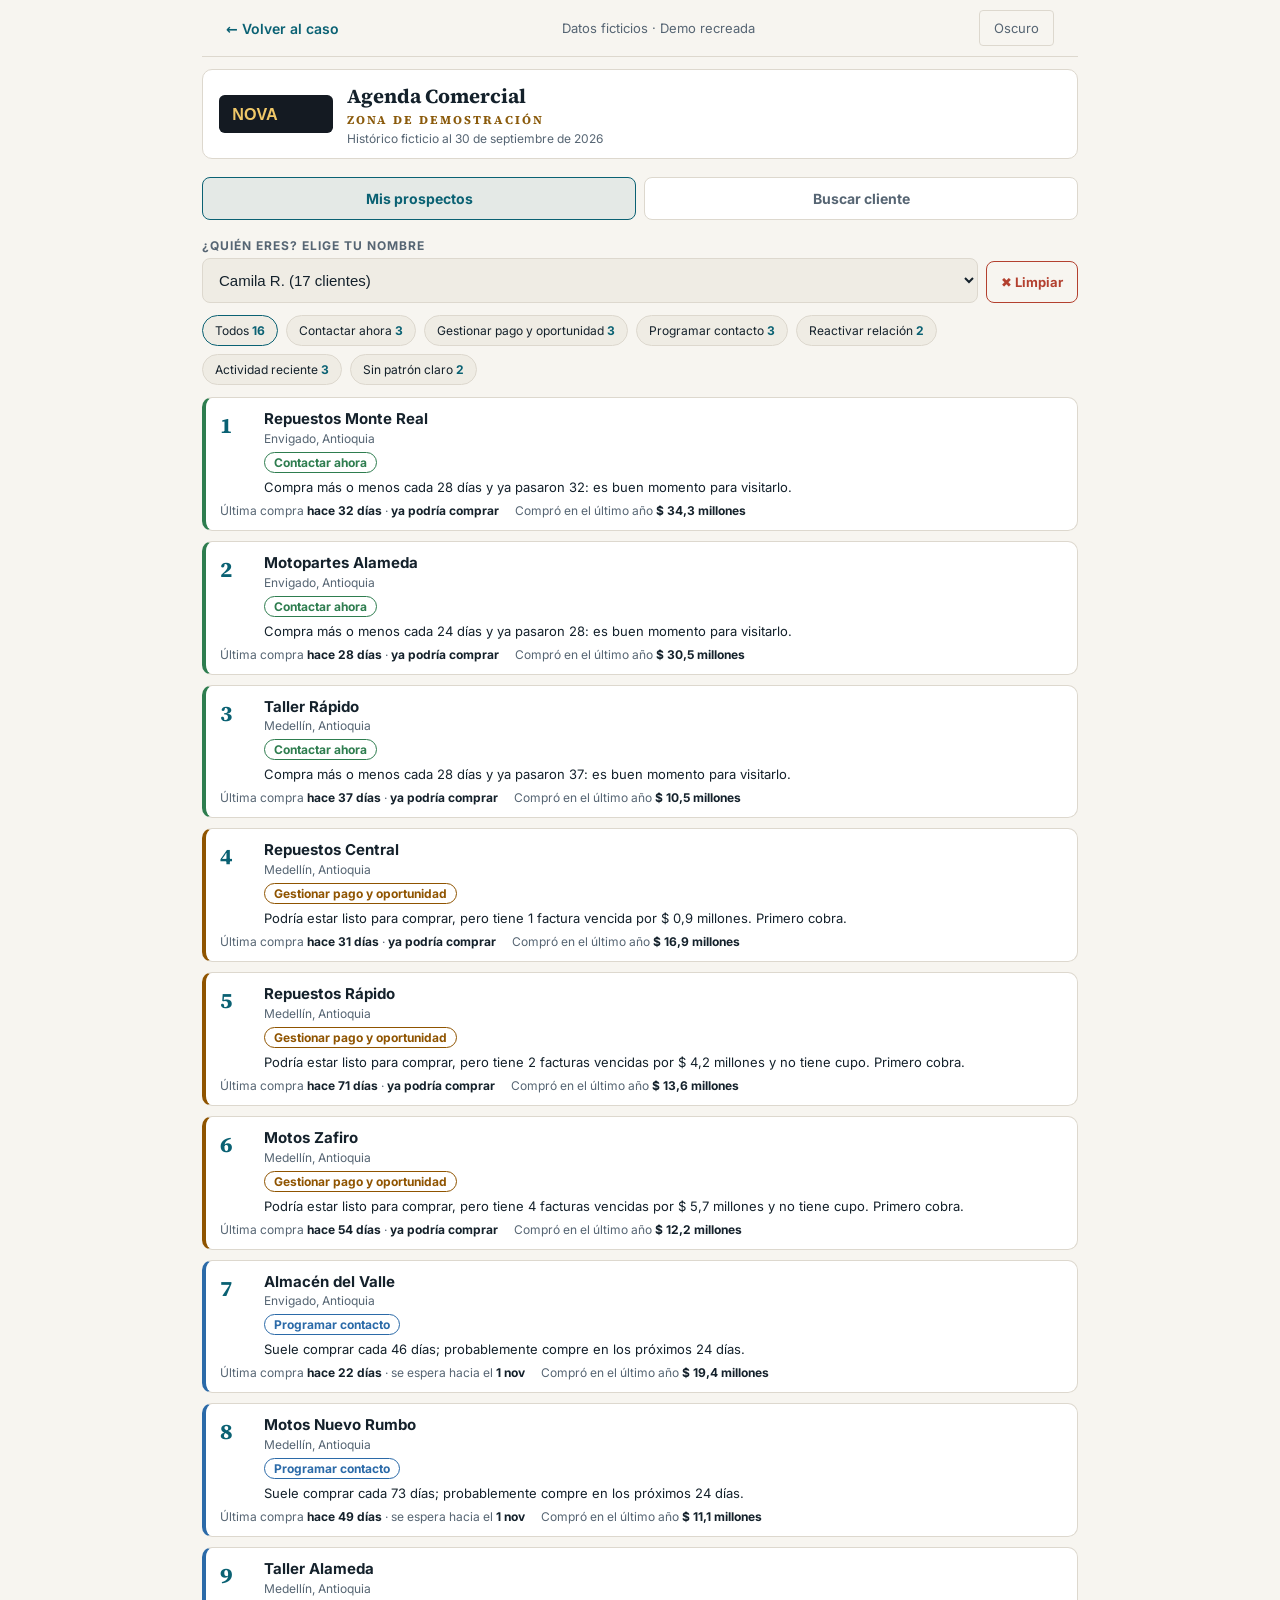
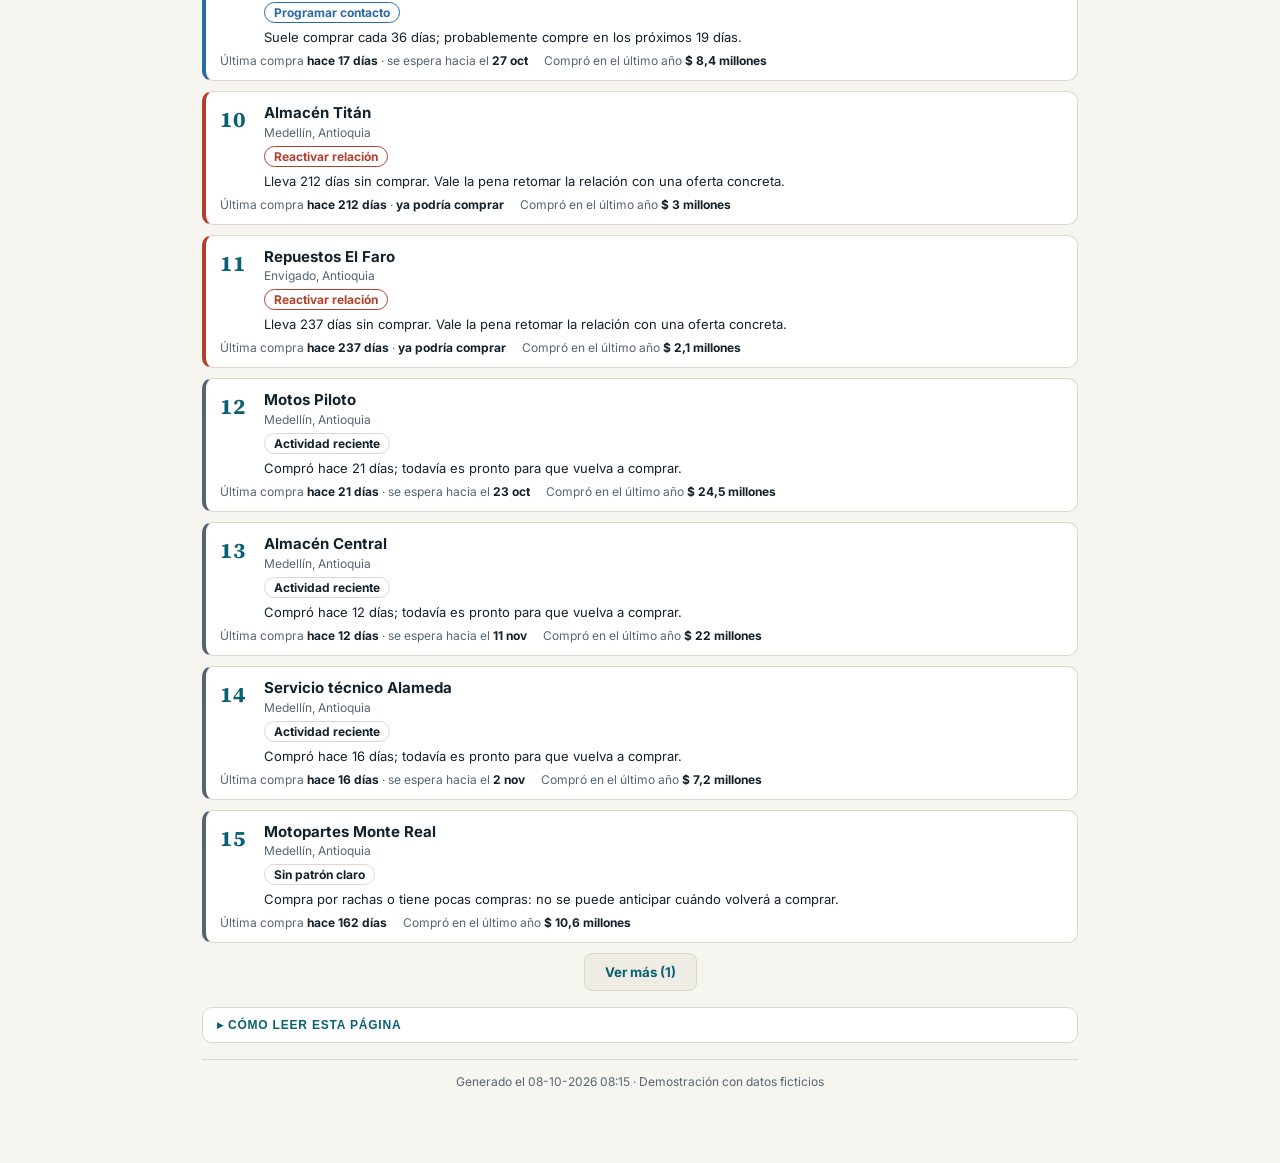
<file: demos/agenda-comercial.html>
<!DOCTYPE html><html lang="es"><head><meta charset="UTF-8">
<meta name="viewport" content="width=device-width,initial-scale=1.0">
<meta name="description" content="Demo interactiva con datos ficticios: a qué cliente atender primero y con qué conversación.">
<link rel="stylesheet" href="demo-bar.css">
<title>Agenda comercial · Demo con datos ficticios</title>
<style>
:root{
  --bg:#0B0E14; --surf:#141A22; --surf2:#1B222C; --line:#242C38;
  --text:#E7EBF1; --muted:#8A94A6; --gold:#D9A73C; --gold-lt:#F0C868;
  --grn:#3FA66B; --red:#C0424A; --blue:#5B8FC9; --acc:#D9A73C; --ora:#E08A3C;
}
*{margin:0;padding:0;box-sizing:border-box}
html{background:var(--bg)}
body{background:var(--bg);color:var(--text);font-family:'Segoe UI',Arial,sans-serif;font-size:14px;max-width:900px;margin:0 auto;padding:0 12px 60px}
h1,h2,h3,.num{font-family:'Rajdhani','Segoe UI',Arial,sans-serif}
button{font-family:inherit}
.hdr{background:linear-gradient(150deg,#171717,#0f0f0f);border:1px solid var(--acc);border-radius:10px;margin:12px 0;padding:12px 16px;display:flex;align-items:center;gap:14px}
.hdr img{height:38px;flex-shrink:0}
.hdr h1{font-size:20px;color:#fff}
.hdr h2{font-size:10px;color:var(--gold-lt);letter-spacing:2px;text-transform:uppercase;margin-top:2px}
.hdr small{display:block;color:var(--muted);font-size:10.5px;margin-top:3px}
.tabs{display:flex;gap:8px;margin-bottom:12px;position:sticky;top:0;z-index:20;background:var(--bg);padding:6px 0}
.tab{flex:1;background:var(--surf);border:1px solid var(--line);color:var(--muted);padding:12px;border-radius:8px;font-size:14px;font-weight:700;cursor:pointer}
.tab[aria-selected=true]{border-color:var(--gold);color:var(--gold-lt)}
.tab:disabled{opacity:.45;cursor:not-allowed}
.chk{display:flex;gap:8px;align-items:center;color:var(--muted);font-size:12.5px;margin:0 0 12px;cursor:pointer}
.chk input{width:auto;margin:0}
.campo{display:flex;flex-direction:column;margin-bottom:12px;flex:1}
.campo label{font-size:11px;color:var(--muted);text-transform:uppercase;letter-spacing:1px;font-weight:700;margin-bottom:5px}
.campo select,.campo input{background:var(--surf2);border:1px solid var(--line);color:var(--text);padding:12px;border-radius:8px;font-size:15px;width:100%}
.fila-campo{display:flex;gap:8px;align-items:flex-end}
.limpiar{background:none;border:1px solid #5a2a2a;color:#d98080;padding:12px 14px;border-radius:8px;font-size:13px;font-weight:700;cursor:pointer;margin-bottom:12px;white-space:nowrap}
.limpiar:hover{background:#2a1414}
.chips{display:flex;gap:8px;flex-wrap:wrap;margin-bottom:12px}
.chip{background:var(--surf2);border:1px solid var(--line);color:var(--text);padding:7px 12px;border-radius:999px;font-size:12px;cursor:pointer}
.chip b{color:var(--gold-lt)}
.chip[aria-pressed=true]{border-color:var(--gold)}
.card{background:var(--surf);border:1px solid var(--line);border-left:4px solid #3A4452;border-radius:10px;padding:12px 14px;margin-bottom:10px;cursor:pointer;display:block;width:100%;text-align:left;color:var(--text)}
.card:hover,.card:focus-visible{background:var(--surf2);outline:none;border-color:var(--gold)}
.card.t1{border-left-color:var(--grn)} .card.t2{border-left-color:var(--ora)} .card.t3{border-left-color:var(--blue)}
.card.t4{border-left-color:var(--red)} .card.t5{border-left-color:var(--muted)} .card.t6,.card.t7,.card.t8{border-left-color:#3A4452}
.card-top{display:flex;gap:10px;align-items:flex-start}
.pos{font-family:'Rajdhani',Arial,sans-serif;font-size:22px;font-weight:700;color:var(--gold-lt);min-width:34px}
.card-nombre{font-weight:700;font-size:15px;line-height:1.25}
.card-sub{color:var(--muted);font-size:12px;margin-top:2px}
.etq{display:inline-block;padding:2px 9px;border-radius:999px;font-size:11px;font-weight:700;border:1px solid var(--line);margin-top:6px}
.etq.t1{color:var(--grn);border-color:var(--grn)} .etq.t2{color:var(--ora);border-color:var(--ora)} .etq.t3{color:var(--blue);border-color:var(--blue)} .etq.t4{color:#e88;border-color:var(--red)}
.motivo{margin-top:6px;font-size:13px}
.etq.vc{color:#b79cf0;border-color:#9B7BD8;margin-left:6px}
.etq.vc.re{color:var(--grn);border-color:var(--grn)}
.chip.vcchip{border-color:#9B7BD8;color:#b79cf0}
.chip.vcchip[aria-pressed=true]{background:color-mix(in srgb,#9B7BD8 18%,var(--surf2));color:var(--text)}
.vcline{margin:0 0 12px;padding:9px 12px;border:1px solid #6b5aa8;border-radius:10px;background:color-mix(in srgb,#9B7BD8 10%,var(--surf));font-size:13px;line-height:1.4}
.vcline.re{border-color:var(--grn);background:color-mix(in srgb,var(--grn) 10%,var(--surf))}
.datos{display:flex;gap:6px 16px;flex-wrap:wrap;margin-top:8px;color:var(--muted);font-size:12px}
.datos b{color:var(--text)}
.vacio{color:var(--muted);padding:18px 4px;text-align:center}
.mas{display:block;margin:10px auto;background:var(--surf2);border:1px solid var(--line);color:var(--gold-lt);padding:10px 20px;border-radius:8px;font-weight:700;cursor:pointer}
.volver{background:none;border:1px solid var(--line);color:var(--gold-lt);padding:10px 16px;border-radius:8px;font-weight:700;cursor:pointer;margin-bottom:12px}
.ficha-sub{display:flex;justify-content:space-between;align-items:baseline;flex-wrap:wrap;gap:0 12px}
.desde{color:var(--muted);font-size:13px;margin:3px 0 0 auto;white-space:nowrap}
.desde b{color:var(--text)}
.ficha-sub.corto .cl{display:none}
.ficha-id h2{font-size:22px;color:#fff;line-height:1.2}
.ficha-id p{color:var(--muted);font-size:13px;margin-top:3px}
.accion{background:color-mix(in srgb,var(--gold) 12%,var(--surf));border:1px solid var(--gold);border-radius:10px;padding:12px 14px;margin:12px 0;font-size:14px;line-height:1.4}
.accion b{color:var(--gold-lt)}
.bloque{background:var(--surf);border:1px solid var(--line);border-radius:10px;margin-bottom:14px;overflow:hidden}
.bloque>h3{font-size:14px;color:var(--gold-lt);text-transform:uppercase;letter-spacing:1px;padding:12px 14px;border-bottom:1px solid var(--line)}
.kv{display:grid;grid-template-columns:repeat(2,minmax(0,1fr));gap:1px;background:var(--line)}
@media(min-width:640px){.kv{grid-template-columns:repeat(4,minmax(0,1fr))}}
.kv>div{background:var(--surf);padding:9px 12px;position:relative}
.kv span{display:block;color:var(--muted);font-size:11px;font-weight:700}
.kv b{display:block;font-size:15px;margin-top:2px;overflow-wrap:anywhere}
.kv i{display:block;font-style:normal;color:var(--muted);font-size:11.5px;margin-top:1px;line-height:1.3}
.kv i:first-of-type{margin-top:3px}
.kv .ko b{color:#e88} .kv .wa b{color:var(--gold-lt)} .kv .ok b{color:var(--grn)}
.info{display:inline-flex;align-items:center;justify-content:center;width:20px;height:20px;margin-left:6px;vertical-align:middle;padding:0;border-radius:999px;border:1px solid var(--line);background:var(--surf2);color:var(--gold-lt);font-size:11px;font-weight:700;line-height:1;cursor:pointer}
.info:hover,.info:focus-visible{border-color:var(--gold);color:var(--gold);outline:none}
.nota{padding:8px 14px 12px;color:var(--muted);font-size:12.5px;line-height:1.4}
.pestanas{display:flex;gap:6px;padding:10px 12px 0;flex-wrap:wrap}
.pest{flex:1 1 30%;background:var(--surf2);border:1px solid var(--line);color:var(--muted);padding:10px 6px;border-radius:8px;font-size:13px;font-weight:700;cursor:pointer;text-align:center}
.pest b{color:var(--gold-lt)}
.pest[aria-selected=true]{border-color:var(--gold);color:var(--text);background:color-mix(in srgb,var(--gold) 10%,var(--surf2))}
.resumen{margin:10px 12px 4px;padding:10px 12px;background:var(--surf2);border-radius:8px;font-size:13px;line-height:1.4}
.resumen b{color:var(--gold-lt)}
.op{padding:12px 14px;border-top:1px solid var(--line)}
.op-t{font-weight:700;font-size:14px;overflow-wrap:anywhere}
.op-s{color:var(--muted);font-size:12px;margin-top:2px;display:-webkit-box;-webkit-box-orient:vertical;-webkit-line-clamp:2;overflow:hidden;overflow-wrap:anywhere}
.op-p{margin-top:6px;font-size:13.5px;line-height:1.4}
.op-p b{color:var(--gold-lt)}
.op-d{margin-top:3px;font-size:13px;line-height:1.4}
.op-d span{color:var(--muted);font-size:12.5px}
.barra{height:6px;background:var(--line);border-radius:3px;margin-top:8px;overflow:hidden}
.barra i{display:block;height:100%;background:var(--gold)}
.lin{border-top:1px solid var(--line)}
.lin>summary{list-style:none;cursor:pointer;padding:12px 14px}
.lin>summary::-webkit-details-marker{display:none}
.lin-top{display:flex;justify-content:space-between;gap:10px;align-items:baseline}
.lin-top b{font-size:14px}
.lin-v{white-space:nowrap;font-weight:700}
.lin-s{color:var(--muted);font-size:12.5px;margin-top:2px}
.alta{color:var(--grn);font-weight:700} .baja{color:#e88;font-weight:700} .igual{color:var(--gold-lt);font-weight:700}
.lin .op{background:var(--surf2)}
.sg>summary{list-style:none;cursor:pointer}
.sg>summary::-webkit-details-marker{display:none}
.sg .ver{display:block;color:var(--gold-lt);font-size:12px;font-weight:700;padding:0 14px 12px}
.sg[open] .ver-a,.sg:not([open]) .ver-c{display:none}
.sg .sub-fila{padding:9px 14px 9px 26px;border-top:1px solid var(--line);background:var(--surf2);font-size:13px;line-height:1.4}
.sg .sub-fila b{color:var(--gold-lt)}
details.bloque>summary{list-style:none;cursor:pointer;padding:10px 14px;font-size:11.5px;color:var(--gold-lt);text-transform:uppercase;letter-spacing:.8px;font-weight:700;font-family:'Rajdhani',Arial,sans-serif}
details.bloque>summary::-webkit-details-marker{display:none}
details.blq>summary{font-size:14px;letter-spacing:1px;padding:12px 14px}
details.blq[open]>summary{border-bottom:1px solid var(--line)}
.cnt{float:right;color:var(--muted);font-size:12px;font-weight:600;letter-spacing:0;text-transform:none;font-family:'Segoe UI',Arial,sans-serif}
details.bloque>summary::before{content:'▸ '}
details.bloque[open]>summary::before{content:'▾ '}
.glosario p{padding:6px 14px;color:var(--muted);font-size:13px;line-height:1.45}
.glosario p b{color:var(--text)}
.pie{text-align:center;color:#4d5563;font-size:10px;padding:14px;border-top:1px solid var(--line);margin-top:16px}
.aviso{background:#241d0c;border:1px solid var(--gold);border-radius:8px;padding:8px 12px;margin-bottom:12px;color:var(--gold-lt);font-size:12px}
.modal{position:fixed;inset:0;background:rgba(0,0,0,.65);z-index:100;display:none;align-items:flex-end;justify-content:center}
.modal.abierto{display:flex}
.modal-card{background:var(--surf);border:1px solid var(--line);border-radius:14px 14px 0 0;width:100%;max-width:560px;max-height:88vh;overflow:auto;padding:16px}
@media(min-width:600px){.modal{align-items:center}.modal-card{border-radius:14px}}
.modal-card h3{font-size:18px;color:#fff;margin-bottom:10px}
.modal-x{float:right;background:var(--surf2);border:1px solid var(--line);color:var(--gold-lt);padding:6px 12px;border-radius:8px;font-weight:700;cursor:pointer}
.bq3{display:grid;grid-template-columns:repeat(3,minmax(0,1fr));gap:8px;margin-bottom:4px}
.bq{border-radius:8px;padding:9px 10px;background:var(--surf2);border-left:4px solid var(--muted)}
.bq span{display:block;color:var(--muted);font-size:11px;font-weight:700}
.bq b{display:block;font-size:14px;margin-top:2px;overflow-wrap:anywhere}
.bq.rojo{background:color-mix(in srgb,var(--red) 16%,var(--surf));border-left-color:var(--red)}
.bq.ambar{background:color-mix(in srgb,var(--gold) 14%,var(--surf));border-left-color:var(--gold)}
.bq.verde{background:color-mix(in srgb,var(--grn) 14%,var(--surf));border-left-color:var(--grn)}
.bq.gris{border-left-color:var(--blue)}
.bq2{display:grid;grid-template-columns:repeat(2,minmax(0,1fr));gap:8px}
.cuenta{display:flex;justify-content:space-between;gap:12px;padding:9px 0;border-top:1px solid var(--line);font-size:14px}
.cuenta:first-of-type{border-top:none}
.cuenta b{white-space:nowrap}
.cuenta.rojo b{color:#e88}
.cuenta small{display:block;color:var(--muted);font-size:12px;margin-top:2px}
.cuenta small.rojo{color:#e88}
.cuenta small.ambar{color:var(--gold-lt)}
.cuenta .der{text-align:right}
.m-sec{color:var(--muted);font-size:11px;text-transform:uppercase;letter-spacing:1px;font-weight:700;margin:14px 0 4px}
@media(max-width:480px){body{font-size:13.5px}.hdr h1{font-size:18px}
  #sel-asesor{font-size:13px;padding:10px}
  .ficha-id p,.desde{font-size:12.5px}.dep{display:none}}

/* ---- Adaptación al sistema visual del portafolio (tokens de demo-bar.css) ---- */
:root{--bg:var(--d-bg);--surf:var(--d-surface);--surf2:var(--d-surface2);--line:var(--d-line);--text:var(--d-text);--muted:var(--d-muted);
 --gold:var(--d-accent);--gold-lt:var(--d-accent);--grn:var(--d-ok);--red:var(--d-err);--blue:var(--d-blue);--acc:var(--d-accent);--ora:var(--d-warn)}
body{font-family:var(--d-font-body);font-size:15px}
h1,h2,h3,.num,.pos,details.blq>summary{font-family:var(--d-font-display)}
.hdr{background:var(--surf);border:1px solid var(--line)}
.hdr h1,.ficha-id h2,.modal-card h3{color:var(--text)}
.hdr h2{color:var(--d-gold)}
.tab[aria-selected=true]{background:color-mix(in srgb,var(--d-accent) 8%,transparent)}
.limpiar{border-color:var(--red);color:var(--red)}
.limpiar:hover{background:color-mix(in srgb,var(--red) 10%,transparent)}
.card{border-left-color:var(--muted)}
.card.t6,.card.t7,.card.t8{border-left-color:var(--muted)}
.etq.t4,.kv .ko b,.baja,.cuenta.rojo b,.cuenta small.rojo{color:var(--red)}
.kv .wa b,.igual{color:var(--d-warn)}
.pie{color:var(--muted)}
.aviso{background:var(--d-note-bg);color:var(--d-note-ink);border-color:var(--d-gold)}
.tab:focus-visible,.chip:focus-visible,.card:focus-visible,button:focus-visible,select:focus-visible,input:focus-visible,summary:focus-visible{outline:3px solid var(--d-accent);outline-offset:2px}

/* Tamaño mínimo de texto: 12 px */
.hdr h2{font-size:12px}
.hdr small{font-size:12px}
.campo label{font-size:12px}
.etq{font-size:12px}
.kv span{font-size:12px}
.kv i{font-size:12px}
.info{font-size:12px}
details.bloque>summary{font-size:12px}
.pie{font-size:12px}
.bq span{font-size:12px}
.m-sec{font-size:12px}
</style></head><body>
<header class="db"><div class="db-in"><a class="db-back" href="../casos/ecosistema-analitico.html">← Volver al caso</a><span class="db-tag">Datos ficticios · Demo recreada</span><button class="db-theme" id="theme-btn" type="button" aria-label="Cambiar entre modo claro y oscuro">Oscuro</button></div></header>

<div class="hdr">
  <img src="[data-uri]" alt="Nova Distribution">
  <div><h1>Agenda Comercial</h1><h2>Zona de demostración</h2><small>Histórico ficticio al 30 de septiembre de 2026</small></div>
</div>

<div class="tabs" role="tablist">
  <button class="tab" role="tab" id="tab-pros" aria-selected="true" onclick="verTab('pros')">Mis prospectos</button>
  <button class="tab" role="tab" id="tab-bus" aria-selected="false" disabled title="Elige tu nombre primero" onclick="verTab('bus')">Buscar cliente</button>
</div>

<div id="vista-pros">
  <div class="fila-campo">
    <div class="campo"><label for="sel-asesor">¿Quién eres? Elige tu nombre</label>
      <select id="sel-asesor" onchange="elegirAsesor(this.value)"></select></div>
    <button class="limpiar" id="btn-lp" type="button" style="display:none" onclick="limpiarProspectos()">✖ Limpiar</button>
  </div>
  <div class="chips" id="chips"></div>
  <div id="lista-pros"></div>
</div>
<div id="vista-bus" style="display:none">
  <div class="fila-campo">
    <div class="campo"><label for="buscar">Buscar por nombre o NIT</label>
      <input id="buscar" type="search" placeholder="Escribe parte del nombre o el NIT..." oninput="renderBusqueda()"></div>
    <button class="limpiar" id="btn-lb" type="button" style="display:none" onclick="limpiarBusqueda()">✖ Limpiar</button>
  </div>
  <label class="chk"><input type="checkbox" id="toda-zona" onchange="renderBusqueda()"> Buscar también entre los clientes de otros asesores de la zona</label>
  <div id="lista-bus"></div>
</div>
<div id="vista-ficha" style="display:none"></div>

<details class="bloque glosario" style="margin-top:16px"><summary>Cómo leer esta página</summary>
<p><b>Buscar cliente:</b> se activa al elegir tu nombre y busca entre tus clientes. Si el cliente es de otro asesor de la zona, marca la casilla de ampliar la búsqueda y verás de quién es.</p>
<p><b>Mis prospectos:</b> tus clientes, del que más conviene visitar al que menos. Los bloqueados en sistema transaccional no salen porque no se les puede facturar; si los buscas por nombre, verás el aviso.</p>
<p><b>Contactar ahora:</b> por su ritmo de compra, es buen momento para visitarlo. <b>Gestionar pago y oportunidad:</b> podría estar listo para comprar, pero debe facturas o no tiene cupo; primero cobra. <b>Programar contacto:</b> probablemente compre pronto. <b>Actividad reciente:</b> todavía es pronto para que vuelva a comprar. <b>Reactivar relación:</b> lleva mucho tiempo sin comprar. <b>Sin patrón claro:</b> compra por rachas o tiene pocas compras, así que no se sabe cuándo podría volver a comprar; va ordenado de quien más compró en el último año a quien menos. Si lleva menos de 30 días sin comprar aparece en "Actividad reciente", y si lleva más de 6 meses, en "Reactivar relación". <b>Más de un año sin comprar:</b> van al final, de quien más compró en total a quien menos.</p>
<p><b>Ofrécele:</b> lo más vendido en su ciudad, de los grupos que ya compra, y que él no ha comprado en el último año. <b>Abre grupo:</b> grupos que compran muchos clientes de su ciudad y él no; toca un grupo para ver sus subgrupos más comprados. <b>Recupera:</b> lo que compraba y dejó de comprar o compra mucho menos.</p>
<p><b>Inactividad reciente:</b> cliente que compró en los últimos 12 meses pero no compró el mes anterior. Queda "pendiente" si aún no compra este mes y "reactivado" si ya compró. Úsalo como filtro.</p>
<p><b>Cifras de referencia:</b> lo que compran en promedio cada mes los otros clientes de su ciudad que sí compran ese producto. Sirven para argumentar, no son una promesa de venta.</p>
<p><b>Existencias:</b> "agotada" es que no hay unidades; "pocas unidades" es que alcanzan para menos de un mes de venta; "no disponible para la venta" es una referencia bloqueada o descontinuada.</p>
<p><b>Último año:</b> los 12 meses cerrados hasta sep-2026. Las cifras por mes son el promedio de esos 12 meses. </p>
<p><b>Cartera y cupo:</b> estado del día en que se generó la página. Una factura está vencida cuando pasó la fecha de vencimiento que trae la factura.</p>
</details>
<div class="pie">Generado el 08-10-2026 08:15 · Demostración con datos ficticios</div>

<div class="modal" id="modal" onclick="if(event.target===this)cerrarModal()"><div class="modal-card" id="modal-card"></div></div>

<script>
const DATA = {"DEMO-001":{"n":"Repuestos Monte Real","a":"Camila R.","c":"Envigado","dep":"Antioquia","tp":"CREDITO","cc":30000000,"cu":30000000,"bl":false,"sv":0,"fv":0,"md":0,"ca":0,"fl":[],"sa":0,"fc":"2021-12-18","uc":"2026-09-06","nf":13,"vh":34320000,"cd":28,"pn":"Alta","nv":13,"nm":12,"m12":12,"km":["Lumo",649,17262000],"kg":["Lubricantes",649,17262000],"du":32,"ce":"2026-10-04","vc":false,"v12":34320000,"t":1,"tl":"Contactar ahora","mt":"Compra más o menos cada 28 días y ya pasaron 32: es buen momento para visitarlo.","op":{"ambito":"Envigado","no_compra":[{"ref":"VE-I410","grupo":"Iluminación","compran":31,"de":74,"mv":2381000,"mu":30},{"ref":"VE-I401","grupo":"Iluminación","compran":43,"de":74,"mv":569000,"mu":17}],"grupos":[{"marca":"Torquex","grupo":"Suspensión","compran":49,"de":74,"mv":1841000},{"marca":"Vento","grupo":"Eléctrico","compran":45,"de":74,"mv":1271000},{"marca":"Lumo","grupo":"Filtros","compran":24,"de":74,"mv":3486000},{"marca":"Aeris","grupo":"Transmisión","compran":45,"de":74,"mv":3504000}],"caen":[{"ref":"VE-I420","estado":"Dejó de comprar","valor_base":638000,"unidades_base":22,"ultima":202604,"ex":"N"},{"ref":"VE-I410","estado":"Dejó de comprar","valor_base":2728000,"unidades_base":31,"ultima":202512,"ex":"N"},{"ref":"VE-I401","estado":"Compra mucho menos","valor_base":324000,"unidades_base":9,"ultima":202604,"ex":""},{"ref":"LU-L520","estado":"Dejó de comprar","valor_base":176000,"unidades_base":8,"ultima":202605,"ex":""}],"potencial":{"ofrecer":2950000,"abrir":10102000,"recuperar":3866000}},"tg":[["Lumo","Lubricantes",17262000,21829000,0,[["LU-L501",4396000,0,152,7,202610],["LU-L520",8446000,0,404,9,202608],["LU-L502",4420000,0,93,8,202610]]],["Vento","Iluminación",17058000,13990000,0,[["VE-I420",17058000,0,617,8,202609]]]],"o":1},"DEMO-002":{"n":"Taller Rápido","a":"Camila R.","c":"Medellín","dep":"Antioquia","tp":"CREDITO","cc":8000000,"cu":8000000,"bl":false,"sv":0,"fv":0,"md":0,"ca":0,"fl":[],"sa":0,"fc":"2019-11-24","uc":"2026-09-01","nf":13,"vh":10530000,"cd":28,"pn":"Alta","nv":13,"nm":12,"m12":10,"km":["Vento",105,5085000],"kg":["Eléctrico",105,5085000],"du":37,"ce":"2026-09-29","vc":false,"v12":10530000,"t":1,"tl":"Contactar ahora","mt":"Compra más o menos cada 28 días y ya pasaron 37: es buen momento para visitarlo.","op":{"ambito":"Medellín","no_compra":[{"ref":"AE-T102","grupo":"Transmisión","compran":77,"de":132,"mv":5553000,"mu":33},{"ref":"VE-E301","grupo":"Eléctrico","compran":82,"de":132,"mv":3952000,"mu":39}],"grupos":[{"marca":"Kronos","grupo":"Llantas","compran":80,"de":132,"mv":4497000},{"marca":"Torquex","grupo":"Motor","compran":72,"de":132,"mv":4107000},{"marca":"Lumo","grupo":"Filtros","compran":53,"de":132,"mv":1272000},{"marca":"Vento","grupo":"Iluminación","compran":47,"de":132,"mv":5813000}],"caen":[{"ref":"VE-E305","estado":"Dejó de comprar","valor_base":988000,"unidades_base":19,"ultima":202604,"ex":"P"},{"ref":"VE-E301","estado":"Dejó de comprar","valor_base":980000,"unidades_base":10,"ultima":202604,"ex":""},{"ref":"TQ-S130","estado":"Dejó de comprar","valor_base":1476000,"unidades_base":36,"ultima":202604,"ex":"A"},{"ref":"AE-T102","estado":"Compra mucho menos","valor_base":3528000,"unidades_base":21,"ultima":202603,"ex":"P"}],"potencial":{"ofrecer":9505000,"abrir":15689000,"recuperar":6972000}},"tg":[["Vento","Eléctrico",5085000,6075000,0,[["VE-E305",2562000,0,46,7,202609],["VE-E302",2523000,0,59,5,202610]]],["Aeris","Transmisión",3643000,2356000,0,[["AE-T101",1434000,0,10,5,202610],["AE-T205",2209000,0,92,6,202608]]],["Torquex","Suspensión",1802000,1939000,0,[["TQ-S130",606000,0,14,5,202610],["TQ-S120",744000,0,23,7,202608],["TQ-S110",452000,0,2,6,202609]]]],"o":3},"DEMO-003":{"n":"Motopartes Alameda","a":"Camila R.","c":"Envigado","dep":"Antioquia","tp":"CREDITO","cc":30000000,"cu":28143000,"bl":false,"sv":0,"fv":0,"md":0,"ca":1857000,"fl":[],"sa":1857000,"fc":"2021-07-03","uc":"2026-09-10","nf":15,"vh":30450000,"cd":24,"pn":"Alta","nv":15,"nm":12,"m12":11,"km":["Torquex",679,23485000],"kg":["Suspensión",273,11962000],"du":28,"ce":"2026-10-04","vc":false,"v12":30450000,"t":1,"tl":"Contactar ahora","mt":"Compra más o menos cada 24 días y ya pasaron 28: es buen momento para visitarlo.","op":{"ambito":"Envigado","no_compra":[{"ref":"VE-I410","grupo":"Iluminación","compran":32,"de":74,"mv":3256000,"mu":40,"ex":"P","dp":"26 unidades"},{"ref":"VE-I401","grupo":"Iluminación","compran":48,"de":74,"mv":374000,"mu":11},{"ref":"TQ-S130","grupo":"Suspensión","compran":26,"de":74,"mv":1474000,"mu":39,"ex":"P","dp":"7 unidades"},{"ref":"TQ-M201","grupo":"Motor","compran":42,"de":74,"mv":2215000,"mu":30,"ex":"P","dp":"14 unidades"},{"ref":"TQ-M215","grupo":"Motor","compran":21,"de":74,"mv":3024000,"mu":32}],"grupos":[{"marca":"Aeris","grupo":"Frenos","compran":25,"de":74,"mv":2364000},{"marca":"Kronos","grupo":"Llantas","compran":41,"de":74,"mv":4911000},{"marca":"Aeris","grupo":"Transmisión","compran":40,"de":74,"mv":3167000},{"marca":"Vento","grupo":"Eléctrico","compran":44,"de":74,"mv":5451000}],"caen":[{"ref":"TQ-S130","estado":"Compra mucho menos","valor_base":1476000,"unidades_base":36,"ultima":202603,"ex":"P"},{"ref":"VE-I410","estado":"Dejó de comprar","valor_base":968000,"unidades_base":11,"ultima":202511,"ex":"P"},{"ref":"VE-I401","estado":"Compra mucho menos","valor_base":972000,"unidades_base":27,"ultima":202605,"ex":""},{"ref":"TQ-M230","estado":"Compra mucho menos","valor_base":1008000,"unidades_base":36,"ultima":202602,"ex":"A"}],"potencial":{"ofrecer":10343000,"abrir":15893000,"recuperar":4424000}},"tg":[["Torquex","Suspensión",11962000,14655000,0,[["TQ-S110",3867000,0,21,5,202608],["TQ-S120",8095000,0,252,9,202608]]],["Torquex","Motor",11523000,14894000,0,[["TQ-M230",11523000,0,406,5,202609]]],["Vento","Iluminación",6965000,4704000,0,[["VE-I420",6965000,0,231,10,202610]]]],"o":2},"DEMO-004":{"n":"Repuestos Central","a":"Camila R.","c":"Medellín","dep":"Antioquia","tp":"CREDITO","cc":5000000,"cu":2711000,"bl":false,"sv":945000,"fv":1,"md":39,"ca":2289000,"fl":[["FV-25089","2026-08-30",39,945000]],"sa":0,"fc":"2023-09-03","uc":"2026-09-07","nf":12,"vh":16920000,"cd":30,"pn":"Alta","nv":12,"nm":12,"m12":12,"km":["Kronos",163,7527000],"kg":["Llantas",163,7527000],"du":31,"ce":"2026-10-07","vc":false,"v12":16920000,"t":2,"tl":"Gestionar pago y oportunidad","mt":"Podría estar listo para comprar, pero tiene 1 factura vencida por $ 0,9 millones. Primero cobra.","op":{"ambito":"Medellín","no_compra":[{"ref":"AE-F101","grupo":"Frenos","compran":81,"de":132,"mv":736000,"mu":19},{"ref":"AE-F102","grupo":"Frenos","compran":64,"de":132,"mv":864000,"mu":28},{"ref":"LU-L520","grupo":"Lubricantes","compran":69,"de":132,"mv":459000,"mu":23}],"grupos":[{"marca":"Lumo","grupo":"Filtros","compran":45,"de":132,"mv":4898000},{"marca":"Vento","grupo":"Eléctrico","compran":42,"de":132,"mv":5378000},{"marca":"Aeris","grupo":"Transmisión","compran":85,"de":132,"mv":1884000},{"marca":"Torquex","grupo":"Motor","compran":79,"de":132,"mv":4967000}],"caen":[{"ref":"KR-L701","estado":"Compra mucho menos","valor_base":2960000,"unidades_base":20,"ultima":202605,"ex":"P"},{"ref":"LU-L502","estado":"Dejó de comprar","valor_base":912000,"unidades_base":19,"ultima":202606,"ex":"A"},{"ref":"LU-L520","estado":"Dejó de comprar","valor_base":748000,"unidades_base":34,"ultima":202512,"ex":"A"},{"ref":"AE-F102","estado":"Compra mucho menos","valor_base":416000,"unidades_base":13,"ultima":202512,"ex":""}],"potencial":{"ofrecer":2059000,"abrir":17127000,"recuperar":5036000}},"tg":[["Kronos","Llantas",7527000,5749000,0,[["KR-L710",2404000,0,122,8,202610],["KR-L701",1942000,0,14,12,202609],["KR-L720",3181000,0,27,8,202610]]],["Aeris","Frenos",6489000,4084000,0,[["AE-F210",6489000,0,56,7,202609]]],["Lumo","Lubricantes",2904000,2849000,0,[["LU-L501",1596000,0,52,12,202610],["LU-L502",1308000,0,28,10,202608]]]],"o":4},"DEMO-005":{"n":"Motos Zafiro","a":"Camila R.","c":"Medellín","dep":"Antioquia","tp":"CREDITO","cc":5000000,"cu":0,"bl":false,"sv":5689000,"fv":4,"md":69,"ca":5689000,"fl":[["FV-28015","2026-07-31",69,951000],["FV-27197","2026-09-19",19,1494000],["FV-26148","2026-09-20",18,1455000]],"sa":0,"fc":"2018-11-28","uc":"2026-08-15","nf":8,"vh":12160000,"cd":46,"pn":"Alta","nv":8,"nm":12,"m12":7,"km":["Aeris",87,4897000],"kg":["Transmisión",87,4897000],"du":54,"ce":"2026-09-30","vc":false,"v12":12160000,"t":2,"tl":"Gestionar pago y oportunidad","mt":"Podría estar listo para comprar, pero tiene 4 facturas vencidas por $ 5,7 millones y no tiene cupo. Primero cobra.","op":{"ambito":"Medellín","no_compra":[{"ref":"VE-I401","grupo":"Iluminación","compran":61,"de":132,"mv":995000,"mu":29,"ex":"P","dp":"27 unidades"}],"grupos":[{"marca":"Aeris","grupo":"Frenos","compran":91,"de":132,"mv":5671000},{"marca":"Kronos","grupo":"Llantas","compran":91,"de":132,"mv":2992000},{"marca":"Torquex","grupo":"Motor","compran":45,"de":132,"mv":2370000},{"marca":"Vento","grupo":"Eléctrico","compran":85,"de":132,"mv":3997000}],"caen":[{"ref":"AE-T101","estado":"Dejó de comprar","valor_base":2774000,"unidades_base":19,"ultima":202604,"ex":""},{"ref":"VE-I420","estado":"Compra mucho menos","valor_base":928000,"unidades_base":32,"ultima":202604,"ex":""},{"ref":"AE-T205","estado":"Compra mucho menos","valor_base":390000,"unidades_base":15,"ultima":202602,"ex":"N"},{"ref":"LU-L502","estado":"Compra mucho menos","valor_base":1536000,"unidades_base":32,"ultima":202605,"ex":"N"}],"potencial":{"ofrecer":995000,"abrir":15030000,"recuperar":5628000}},"tg":[["Aeris","Transmisión",4897000,6936000,0,[["AE-T205",1866000,0,69,3,202610],["AE-T101",1120000,0,7,4,202608],["AE-T102",1911000,0,11,6,202609]]],["Lumo","Lubricantes",3656000,5114000,0,[["LU-L501",1296000,0,45,6,202610],["LU-L502",1210000,0,25,5,202610],["LU-L520",1150000,0,57,4,202609]]],["Vento","Iluminación",3607000,4852000,0,[["VE-I410",1596000,0,19,4,202608],["VE-I420",2011000,0,64,3,202608]]]],"o":6},"DEMO-006":{"n":"Repuestos Rápido","a":"Camila R.","c":"Medellín","dep":"Antioquia","tp":"CREDITO","cc":5000000,"cu":0,"bl":false,"sv":4212000,"fv":2,"md":42,"ca":6088000,"fl":[["FV-28369","2026-08-27",42,1887000],["FV-27801","2026-09-08",30,2325000]],"sa":0,"fc":"2017-12-03","uc":"2026-07-29","nf":7,"vh":13580000,"cd":52,"pn":"Alta","nv":7,"nm":12,"m12":6,"km":["Torquex",141,5179000],"kg":["Motor",141,5179000],"du":71,"ce":"2026-09-19","vc":false,"v12":13580000,"t":2,"tl":"Gestionar pago y oportunidad","mt":"Podría estar listo para comprar, pero tiene 2 facturas vencidas por $ 4,2 millones y no tiene cupo. Primero cobra.","op":{"ambito":"Medellín","no_compra":[{"ref":"VE-I401","grupo":"Iluminación","compran":59,"de":132,"mv":295000,"mu":9},{"ref":"VE-I420","grupo":"Iluminación","compran":57,"de":132,"mv":1070000,"mu":40},{"ref":"LU-F601","grupo":"Filtros","compran":34,"de":132,"mv":431000,"mu":26},{"ref":"TQ-M215","grupo":"Motor","compran":85,"de":132,"mv":1594000,"mu":18}],"grupos":[{"marca":"Torquex","grupo":"Suspensión","compran":69,"de":132,"mv":1785000},{"marca":"Lumo","grupo":"Lubricantes","compran":48,"de":132,"mv":2039000},{"marca":"Kronos","grupo":"Llantas","compran":77,"de":132,"mv":2863000},{"marca":"Vento","grupo":"Eléctrico","compran":62,"de":132,"mv":4650000}],"caen":[{"ref":"LU-F620","estado":"Dejó de comprar","valor_base":192000,"unidades_base":8,"ultima":202511,"ex":"N"},{"ref":"LU-F601","estado":"Dejó de comprar","valor_base":272000,"unidades_base":17,"ultima":202603,"ex":""},{"ref":"TQ-M201","estado":"Dejó de comprar","valor_base":2592000,"unidades_base":36,"ultima":202605,"ex":""},{"ref":"TQ-M230","estado":"Compra mucho menos","valor_base":532000,"unidades_base":19,"ultima":202606,"ex":""}],"potencial":{"ofrecer":3390000,"abrir":11337000,"recuperar":3588000}},"tg":[["Torquex","Motor",5179000,6975000,0,[["TQ-M201",2166000,0,30,5,202610],["TQ-M230",3013000,0,111,3,202608]]],["Lumo","Filtros",4780000,4474000,0,[["LU-F620",1944000,0,79,5,202610],["LU-F610",2836000,0,139,6,202609]]],["Vento","Iluminación",3621000,2565000,0,[["VE-I410",3621000,0,40,5,202610]]]],"o":5},"DEMO-007":{"n":"Taller Alameda","a":"Camila R.","c":"Medellín","dep":"Antioquia","tp":"CREDITO","cc":30000000,"cu":29730000,"bl":false,"sv":0,"fv":0,"md":0,"ca":270000,"fl":[],"sa":270000,"fc":"2017-03-14","uc":"2026-09-21","nf":10,"vh":8400000,"cd":36,"pn":"Media","nv":10,"nm":12,"m12":8,"km":["Aeris",105,3999000],"kg":["Transmisión",105,3999000],"du":17,"ce":"2026-10-27","vc":false,"v12":8400000,"t":3,"tl":"Programar contacto","mt":"Suele comprar cada 36 días; probablemente compre en los próximos 19 días.","op":{"ambito":"Medellín","no_compra":[{"ref":"LU-F610","grupo":"Filtros","compran":76,"de":132,"mv":612000,"mu":31},{"ref":"AE-T102","grupo":"Transmisión","compran":62,"de":132,"mv":6757000,"mu":38},{"ref":"VE-I401","grupo":"Iluminación","compran":74,"de":132,"mv":750000,"mu":21},{"ref":"VE-I410","grupo":"Iluminación","compran":83,"de":132,"mv":1124000,"mu":14},{"ref":"LU-F620","grupo":"Filtros","compran":34,"de":132,"mv":633000,"mu":24}],"grupos":[{"marca":"Torquex","grupo":"Motor","compran":72,"de":132,"mv":4915000},{"marca":"Torquex","grupo":"Suspensión","compran":83,"de":132,"mv":5851000},{"marca":"Kronos","grupo":"Llantas","compran":55,"de":132,"mv":3278000},{"marca":"Vento","grupo":"Eléctrico","compran":69,"de":132,"mv":3467000}],"caen":[{"ref":"VE-I401","estado":"Dejó de comprar","valor_base":432000,"unidades_base":12,"ultima":202511,"ex":""},{"ref":"AE-T205","estado":"Compra mucho menos","valor_base":442000,"unidades_base":17,"ultima":202603,"ex":""},{"ref":"VE-I410","estado":"Dejó de comprar","valor_base":2552000,"unidades_base":29,"ultima":202604,"ex":""},{"ref":"AE-T101","estado":"Compra mucho menos","valor_base":5256000,"unidades_base":36,"ultima":202607,"ex":"P"}],"potencial":{"ofrecer":9876000,"abrir":17511000,"recuperar":8682000}},"tg":[["Aeris","Transmisión",3999000,2602000,0,[["AE-T101",1761000,0,13,4,202610],["AE-T205",2238000,0,92,5,202609]]],["Lumo","Filtros",2369000,2147000,0,[["LU-F601",2369000,0,140,4,202610]]],["Vento","Iluminación",2032000,1267000,0,[["VE-I420",2032000,0,74,4,202610]]]],"o":9},"DEMO-008":{"n":"Almacén del Valle","a":"Camila R.","c":"Envigado","dep":"Antioquia","tp":"CREDITO","cc":3000000,"cu":501000,"bl":false,"sv":0,"fv":0,"md":0,"ca":2499000,"fl":[],"sa":2499000,"fc":"2024-04-05","uc":"2026-09-16","nf":8,"vh":19360000,"cd":46,"pn":"Media","nv":8,"nm":12,"m12":6,"km":["Vento",246,11759000],"kg":["Eléctrico",143,7905000],"du":22,"ce":"2026-11-01","vc":false,"v12":19360000,"t":3,"tl":"Programar contacto","mt":"Suele comprar cada 46 días; probablemente compre en los próximos 24 días.","op":{"ambito":"Envigado","no_compra":[{"ref":"TQ-M215","grupo":"Motor","compran":21,"de":74,"mv":2363000,"mu":27,"ex":"P","dp":"6 unidades"},{"ref":"TQ-M201","grupo":"Motor","compran":39,"de":74,"mv":1317000,"mu":20},{"ref":"VE-E301","grupo":"Eléctrico","compran":41,"de":74,"mv":2766000,"mu":30,"ex":"P","dp":"22 unidades"},{"ref":"VE-E302","grupo":"Eléctrico","compran":23,"de":74,"mv":1276000,"mu":30},{"ref":"VE-I410","grupo":"Iluminación","compran":46,"de":74,"mv":2086000,"mu":24}],"grupos":[{"marca":"Lumo","grupo":"Lubricantes","compran":41,"de":74,"mv":1824000},{"marca":"Aeris","grupo":"Frenos","compran":23,"de":74,"mv":5372000},{"marca":"Aeris","grupo":"Transmisión","compran":26,"de":74,"mv":2261000},{"marca":"Kronos","grupo":"Llantas","compran":30,"de":74,"mv":5858000}],"caen":[{"ref":"VE-I410","estado":"Compra mucho menos","valor_base":616000,"unidades_base":7,"ultima":202606,"ex":"P"},{"ref":"TQ-M215","estado":"Compra mucho menos","valor_base":3072000,"unidades_base":32,"ultima":202605,"ex":""},{"ref":"VE-E305","estado":"Compra mucho menos","valor_base":468000,"unidades_base":9,"ultima":202605,"ex":""},{"ref":"TQ-M230","estado":"Dejó de comprar","valor_base":448000,"unidades_base":16,"ultima":202604,"ex":""}],"potencial":{"ofrecer":9808000,"abrir":15315000,"recuperar":4604000}},"tg":[["Vento","Eléctrico",7905000,5167000,0,[["VE-E305",7905000,0,143,4,202608]]],["Torquex","Motor",7601000,7041000,0,[["TQ-M230",7601000,0,292,6,202608]]],["Vento","Iluminación",3854000,2256000,0,[["VE-I401",3854000,0,103,6,202608]]]],"o":7},"DEMO-009":{"n":"Motos Nuevo Rumbo","a":"Camila R.","c":"Medellín","dep":"Antioquia","tp":"CREDITO","cc":5000000,"cu":5000000,"bl":false,"sv":0,"fv":0,"md":0,"ca":0,"fl":[],"sa":0,"fc":"2020-04-06","uc":"2026-08-20","nf":5,"vh":11100000,"cd":73,"pn":"Media","nv":5,"nm":12,"m12":5,"km":["Torquex",51,4366000],"kg":["Motor",51,4366000],"du":49,"ce":"2026-11-01","vc":false,"v12":11100000,"t":3,"tl":"Programar contacto","mt":"Suele comprar cada 73 días; probablemente compre en los próximos 24 días.","op":{"ambito":"Medellín","no_compra":[{"ref":"TQ-M230","grupo":"Motor","compran":69,"de":132,"mv":902000,"mu":34},{"ref":"VE-I420","grupo":"Iluminación","compran":62,"de":132,"mv":893000,"mu":32},{"ref":"VE-I410","grupo":"Iluminación","compran":39,"de":132,"mv":2416000,"mu":25,"ex":"P","dp":"6 unidades"},{"ref":"AE-T102","grupo":"Transmisión","compran":59,"de":132,"mv":6293000,"mu":38}],"grupos":[{"marca":"Aeris","grupo":"Frenos","compran":74,"de":132,"mv":4720000},{"marca":"Lumo","grupo":"Filtros","compran":79,"de":132,"mv":2311000},{"marca":"Lumo","grupo":"Lubricantes","compran":51,"de":132,"mv":3215000},{"marca":"Vento","grupo":"Eléctrico","compran":46,"de":132,"mv":4215000}],"caen":[{"ref":"TQ-M201","estado":"Compra mucho menos","valor_base":1872000,"unidades_base":26,"ultima":202606,"ex":""},{"ref":"TQ-M215","estado":"Compra mucho menos","valor_base":1824000,"unidades_base":19,"ultima":202602,"ex":"A"},{"ref":"AE-T205","estado":"Dejó de comprar","valor_base":208000,"unidades_base":8,"ultima":202511,"ex":"N"},{"ref":"VE-I401","estado":"Dejó de comprar","valor_base":216000,"unidades_base":6,"ultima":202604,"ex":"A"}],"potencial":{"ofrecer":10504000,"abrir":14461000,"recuperar":4120000}},"tg":[["Torquex","Motor",4366000,3267000,0,[["TQ-M215",2734000,0,27,4,202610],["TQ-M201",1632000,0,24,4,202609]]],["Vento","Iluminación",3683000,3262000,0,[["VE-I401",3683000,0,100,3,202609]]],["Aeris","Transmisión",3051000,4352000,0,[["AE-T101",1687000,0,11,4,202608],["AE-T205",1364000,0,52,5,202609]]]],"o":8},"DEMO-010":{"n":"Repuestos El Faro","a":"Camila R.","c":"Envigado","dep":"Antioquia","tp":"CONTADO","cc":0,"cu":0,"bl":false,"sv":0,"fv":0,"md":0,"ca":0,"fl":[],"sa":0,"fc":"2019-03-14","uc":"2026-02-13","nf":3,"vh":2070000,"cd":122,"pn":"Baja","nv":3,"nm":12,"m12":3,"km":["Kronos",6,741000],"kg":["Llantas",6,741000],"du":237,"ce":"2026-06-15","vc":false,"v12":2070000,"t":4,"tl":"Reactivar relación","mt":"Lleva 237 días sin comprar. Vale la pena retomar la relación con una oferta concreta.","op":{"ambito":"Envigado","no_compra":[{"ref":"AE-T101","grupo":"Transmisión","compran":42,"de":74,"mv":3989000,"mu":26,"ex":"P","dp":"27 unidades"},{"ref":"KR-L710","grupo":"Llantas","compran":29,"de":74,"mv":550000,"mu":27},{"ref":"VE-E302","grupo":"Eléctrico","compran":19,"de":74,"mv":1106000,"mu":23},{"ref":"VE-E305","grupo":"Eléctrico","compran":20,"de":74,"mv":1720000,"mu":36}],"grupos":[{"marca":"Torquex","grupo":"Motor","compran":40,"de":74,"mv":3335000},{"marca":"Aeris","grupo":"Frenos","compran":49,"de":74,"mv":1325000},{"marca":"Torquex","grupo":"Suspensión","compran":49,"de":74,"mv":2569000},{"marca":"Lumo","grupo":"Lubricantes","compran":48,"de":74,"mv":4119000}],"caen":[{"ref":"KR-L720","estado":"Dejó de comprar","valor_base":3248000,"unidades_base":29,"ultima":202511,"ex":""},{"ref":"VE-E301","estado":"Dejó de comprar","valor_base":1078000,"unidades_base":11,"ultima":202607,"ex":""},{"ref":"KR-L710","estado":"Compra mucho menos","valor_base":475000,"unidades_base":25,"ultima":202603,"ex":""},{"ref":"VE-E302","estado":"Compra mucho menos","valor_base":1584000,"unidades_base":36,"ultima":202511,"ex":"P"}],"potencial":{"ofrecer":7365000,"abrir":11348000,"recuperar":6385000}},"tg":[["Kronos","Llantas",741000,615000,0,[["KR-L720",213000,0,2,2,202601],["KR-L701",528000,0,4,3,202512]]],["Vento","Eléctrico",736000,840000,0,[["VE-E301",736000,0,7,2,202511]]],["Aeris","Transmisión",593000,589000,0,[["AE-T205",295000,0,11,2,202512],["AE-T102",298000,0,2,3,202512]]]],"o":11},"DEMO-011":{"n":"Almacén Titán","a":"Camila R.","c":"Medellín","dep":"Antioquia","tp":"CREDITO","cc":30000000,"cu":29951000,"bl":false,"sv":0,"fv":0,"md":0,"ca":49000,"fl":[],"sa":49000,"fc":"2017-03-23","uc":"2026-03-10","nf":6,"vh":3000000,"cd":61,"pn":"Baja","nv":6,"nm":12,"m12":6,"km":["Lumo",100,2308000],"kg":["Filtros",60,1172000],"du":212,"ce":"2026-05-10","vc":false,"v12":3000000,"t":4,"tl":"Reactivar relación","mt":"Lleva 212 días sin comprar. Vale la pena retomar la relación con una oferta concreta.","op":{"ambito":"Medellín","no_compra":[],"grupos":[{"marca":"Torquex","grupo":"Motor","compran":50,"de":132,"mv":3728000},{"marca":"Vento","grupo":"Eléctrico","compran":84,"de":132,"mv":5121000},{"marca":"Aeris","grupo":"Transmisión","compran":65,"de":132,"mv":1623000},{"marca":"Torquex","grupo":"Suspensión","compran":55,"de":132,"mv":4488000}],"caen":[{"ref":"VE-I401","estado":"Compra mucho menos","valor_base":1080000,"unidades_base":30,"ultima":202605,"ex":""},{"ref":"LU-F620","estado":"Compra mucho menos","valor_base":312000,"unidades_base":13,"ultima":202603,"ex":"P"},{"ref":"VE-I420","estado":"Dejó de comprar","valor_base":348000,"unidades_base":12,"ultima":202604,"ex":""},{"ref":"LU-F601","estado":"Dejó de comprar","valor_base":336000,"unidades_base":21,"ultima":202603,"ex":""}],"potencial":{"ofrecer":0,"abrir":14960000,"recuperar":2076000}},"tg":[["Lumo","Filtros",1172000,993000,0,[["LU-F610",430000,0,20,6,202511],["LU-F601",444000,0,28,3,202511],["LU-F620",298000,0,12,6,202602]]],["Lumo","Lubricantes",1136000,1250000,0,[["LU-L520",482000,0,22,3,202603],["LU-L501",306000,0,10,6,202601],["LU-L502",348000,0,8,5,202511]]],["Vento","Iluminación",692000,941000,0,[["VE-I410",190000,0,2,3,202601],["VE-I401",166000,0,4,5,202511],["VE-I420",336000,0,11,3,202603]]]],"o":10},"DEMO-012":{"n":"Servicio técnico Alameda","a":"Camila R.","c":"Medellín","dep":"Antioquia","tp":"CONTADO","cc":0,"cu":0,"bl":false,"sv":0,"fv":0,"md":0,"ca":0,"fl":[],"sa":0,"fc":"2021-04-14","uc":"2026-09-22","nf":9,"vh":7200000,"cd":41,"pn":"Media","nv":9,"nm":12,"m12":7,"km":["Kronos",79,3140000],"kg":["Llantas",79,3140000],"du":16,"ce":"2026-11-02","vc":false,"v12":7200000,"t":5,"tl":"Actividad reciente","mt":"Compró hace 16 días; todavía es pronto para que vuelva a comprar.","op":{"ambito":"Medellín","no_compra":[],"grupos":[{"marca":"Aeris","grupo":"Transmisión","compran":56,"de":132,"mv":3580000},{"marca":"Lumo","grupo":"Lubricantes","compran":90,"de":132,"mv":1372000},{"marca":"Torquex","grupo":"Suspensión","compran":82,"de":132,"mv":5205000},{"marca":"Torquex","grupo":"Motor","compran":71,"de":132,"mv":2397000}],"caen":[{"ref":"KR-L720","estado":"Dejó de comprar","valor_base":3808000,"unidades_base":34,"ultima":202605,"ex":""},{"ref":"LU-F601","estado":"Dejó de comprar","valor_base":192000,"unidades_base":12,"ultima":202512,"ex":""},{"ref":"LU-F610","estado":"Dejó de comprar","valor_base":399000,"unidades_base":19,"ultima":202603,"ex":"A"},{"ref":"AE-F210","estado":"Dejó de comprar","valor_base":826000,"unidades_base":7,"ultima":202606,"ex":""}],"potencial":{"ofrecer":0,"abrir":12554000,"recuperar":5225000}},"tg":[["Kronos","Llantas",3140000,3320000,0,[["KR-L710",1118000,0,64,4,202610],["KR-L720",737000,0,6,5,202610],["KR-L701",1285000,0,9,3,202608]]],["Lumo","Filtros",2530000,2852000,0,[["LU-F601",882000,0,51,4,202610],["LU-F620",618000,0,27,6,202609],["LU-F610",1030000,0,52,5,202610]]],["Aeris","Frenos",1530000,1398000,0,[["AE-F210",294000,0,3,4,202608],["AE-F101",416000,0,10,5,202610],["AE-F102",820000,0,27,7,202609]]]],"o":14},"DEMO-013":{"n":"Almacén Central","a":"Camila R.","c":"Medellín","dep":"Antioquia","tp":"CREDITO","cc":5000000,"cu":5000000,"bl":false,"sv":0,"fv":0,"md":0,"ca":0,"fl":[],"sa":0,"fc":"2017-09-12","uc":"2026-09-26","nf":8,"vh":22000000,"cd":46,"pn":"Baja","nv":8,"nm":12,"m12":6,"km":["Torquex",164,7371000],"kg":["Motor",164,7371000],"du":12,"ce":"2026-11-11","vc":false,"v12":22000000,"t":5,"tl":"Actividad reciente","mt":"Compró hace 12 días; todavía es pronto para que vuelva a comprar.","op":{"ambito":"Medellín","no_compra":[{"ref":"TQ-M215","grupo":"Motor","compran":59,"de":132,"mv":2745000,"mu":26},{"ref":"AE-F210","grupo":"Frenos","compran":57,"de":132,"mv":4180000,"mu":39}],"grupos":[{"marca":"Vento","grupo":"Eléctrico","compran":80,"de":132,"mv":4152000},{"marca":"Aeris","grupo":"Transmisión","compran":84,"de":132,"mv":4248000},{"marca":"Torquex","grupo":"Suspensión","compran":80,"de":132,"mv":2979000},{"marca":"Lumo","grupo":"Lubricantes","compran":83,"de":132,"mv":2034000}],"caen":[{"ref":"LU-F601","estado":"Compra mucho menos","valor_base":480000,"unidades_base":30,"ultima":202606,"ex":"P"},{"ref":"VE-I420","estado":"Compra mucho menos","valor_base":493000,"unidades_base":17,"ultima":202604,"ex":"P"},{"ref":"LU-F610","estado":"Dejó de comprar","valor_base":189000,"unidades_base":9,"ultima":202511,"ex":""},{"ref":"TQ-M230","estado":"Dejó de comprar","valor_base":336000,"unidades_base":12,"ultima":202607,"ex":""}],"potencial":{"ofrecer":6925000,"abrir":13413000,"recuperar":1498000}},"tg":[["Torquex","Motor",7371000,10511000,0,[["TQ-M201",4786000,0,66,6,202609],["TQ-M230",2585000,0,98,4,202608]]],["Vento","Iluminación",6541000,5834000,0,[["VE-I401",2516000,0,66,3,202610],["VE-I410",1284000,0,14,6,202610],["VE-I420",2741000,0,97,4,202608]]],["Lumo","Filtros",4462000,3418000,0,[["LU-F620",1385000,0,54,3,202609],["LU-F601",1354000,0,91,6,202609],["LU-F610",1723000,0,84,3,202609]]],["Aeris","Frenos",3626000,2199000,0,[["AE-F101",2576000,0,67,6,202609],["AE-F102",1050000,0,33,6,202609]]]],"o":13},"DEMO-014":{"n":"Motos Piloto","a":"Camila R.","c":"Medellín","dep":"Antioquia","tp":"CREDITO","cc":40000000,"cu":37078000,"bl":false,"sv":0,"fv":0,"md":0,"ca":2922000,"fl":[],"sa":2922000,"fc":"2017-08-21","uc":"2026-09-17","nf":10,"vh":24500000,"cd":36,"pn":"Baja","nv":10,"nm":12,"m12":9,"km":["Vento",362,16367000],"kg":["Iluminación",362,16367000],"du":21,"ce":"2026-10-23","vc":false,"v12":24500000,"t":5,"tl":"Actividad reciente","mt":"Compró hace 21 días; todavía es pronto para que vuelva a comprar.","op":{"ambito":"Medellín","no_compra":[{"ref":"TQ-M230","grupo":"Motor","compran":34,"de":132,"mv":773000,"mu":28}],"grupos":[{"marca":"Aeris","grupo":"Transmisión","compran":90,"de":132,"mv":1576000},{"marca":"Aeris","grupo":"Frenos","compran":74,"de":132,"mv":5091000},{"marca":"Kronos","grupo":"Llantas","compran":66,"de":132,"mv":3285000},{"marca":"Lumo","grupo":"Filtros","compran":88,"de":132,"mv":3562000}],"caen":[{"ref":"TQ-M215","estado":"Compra mucho menos","valor_base":3744000,"unidades_base":39,"ultima":202602,"ex":"A"},{"ref":"VE-I401","estado":"Dejó de comprar","valor_base":936000,"unidades_base":26,"ultima":202512,"ex":""},{"ref":"TQ-M230","estado":"Compra mucho menos","valor_base":1064000,"unidades_base":38,"ultima":202606,"ex":""},{"ref":"VE-I410","estado":"Dejó de comprar","valor_base":3168000,"unidades_base":36,"ultima":202603,"ex":"N"}],"potencial":{"ofrecer":773000,"abrir":13514000,"recuperar":8912000}},"tg":[["Vento","Iluminación",16367000,14122000,0,[["VE-I410",7419000,0,82,9,202610],["VE-I420",6269000,0,202,5,202610],["VE-I401",2679000,0,78,4,202610]]],["Torquex","Motor",8133000,6530000,0,[["TQ-M201",5057000,0,70,5,202608],["TQ-M215",3076000,0,35,6,202608]]]],"o":12},"DEMO-015":{"n":"Motopartes Monte Real","a":"Camila R.","c":"Medellín","dep":"Antioquia","tp":"CONTADO","cc":0,"cu":0,"bl":false,"sv":0,"fv":0,"md":0,"ca":0,"fl":[],"sa":0,"fc":"2022-04-01","uc":"2026-04-29","nf":4,"vh":10600000,"cd":null,"pn":null,"nv":4,"nm":12,"m12":3,"km":["Lumo",376,10600000],"kg":["Lubricantes",376,10600000],"du":162,"ce":null,"vc":false,"v12":10600000,"t":6,"tl":"Sin patrón claro","mt":"Compra por rachas o tiene pocas compras: no se puede anticipar cuándo volverá a comprar.","op":{"ambito":"Medellín","no_compra":[],"grupos":[{"marca":"Kronos","grupo":"Llantas","compran":91,"de":132,"mv":5629000},{"marca":"Aeris","grupo":"Frenos","compran":78,"de":132,"mv":5629000},{"marca":"Vento","grupo":"Eléctrico","compran":83,"de":132,"mv":4241000},{"marca":"Torquex","grupo":"Suspensión","compran":91,"de":132,"mv":5354000}],"caen":[{"ref":"LU-L502","estado":"Dejó de comprar","valor_base":1920000,"unidades_base":40,"ultima":202603,"ex":"N"},{"ref":"LU-L520","estado":"Dejó de comprar","valor_base":286000,"unidades_base":13,"ultima":202607,"ex":"N"},{"ref":"LU-L501","estado":"Compra mucho menos","valor_base":986000,"unidades_base":34,"ultima":202607,"ex":"N"}],"potencial":{"ofrecer":0,"abrir":20853000,"recuperar":3192000}},"tg":[["Lumo","Lubricantes",10600000,14438000,0,[["LU-L520",4573000,0,206,3,202609],["LU-L502",3168000,0,68,2,202609],["LU-L501",2859000,0,102,3,202610]]]],"o":15},"DEMO-016":{"n":"Motos Central","a":"Camila R.","c":"Medellín","dep":"Antioquia","tp":"CONTADO","cc":0,"cu":0,"bl":false,"sv":0,"fv":0,"md":0,"ca":0,"fl":[],"sa":0,"fc":"2020-01-28","uc":"2026-05-13","nf":3,"vh":7410000,"cd":null,"pn":null,"nv":3,"nm":12,"m12":3,"km":["Torquex",150,7410000],"kg":["Motor",150,7410000],"du":148,"ce":null,"vc":false,"v12":7410000,"t":6,"tl":"Sin patrón claro","mt":"Compra por rachas o tiene pocas compras: no se puede anticipar cuándo volverá a comprar.","op":{"ambito":"Medellín","no_compra":[],"grupos":[{"marca":"Lumo","grupo":"Lubricantes","compran":92,"de":132,"mv":4007000},{"marca":"Aeris","grupo":"Transmisión","compran":40,"de":132,"mv":2028000},{"marca":"Aeris","grupo":"Frenos","compran":61,"de":132,"mv":1283000},{"marca":"Vento","grupo":"Iluminación","compran":56,"de":132,"mv":5934000}],"caen":[{"ref":"TQ-M230","estado":"Compra mucho menos","valor_base":532000,"unidades_base":19,"ultima":202605,"ex":""},{"ref":"TQ-M215","estado":"Dejó de comprar","valor_base":2304000,"unidades_base":24,"ultima":202511,"ex":"P"},{"ref":"TQ-M201","estado":"Dejó de comprar","valor_base":2736000,"unidades_base":38,"ultima":202511,"ex":"P"}],"potencial":{"ofrecer":0,"abrir":13252000,"recuperar":5572000}},"tg":[["Torquex","Motor",7410000,5365000,0,[["TQ-M201",2639000,0,38,3,202609],["TQ-M215",2565000,0,27,3,202609],["TQ-M230",2206000,0,85,2,202608]]]],"o":16},"DEMO-017":{"n":"Lubricentro Piloto","a":"Andrés M.","c":"Bello","dep":"Antioquia","tp":"CREDITO","cc":8000000,"cu":7672000,"bl":false,"sv":0,"fv":0,"md":0,"ca":328000,"fl":[],"sa":328000,"fc":"2021-08-03","uc":"2026-09-09","nf":13,"vh":10400000,"cd":28,"pn":"Alta","nv":13,"nm":12,"m12":10,"km":["Lumo",289,6554000],"kg":["Filtros",218,4223000],"du":29,"ce":"2026-10-07","vc":false,"v12":10400000,"t":1,"tl":"Contactar ahora","mt":"Compra más o menos cada 28 días y ya pasaron 29: es buen momento para visitarlo.","op":{"ambito":"Bello","no_compra":[{"ref":"LU-F601","grupo":"Filtros","compran":22,"de":81,"mv":456000,"mu":29},{"ref":"LU-F620","grupo":"Filtros","compran":43,"de":81,"mv":756000,"mu":32,"ex":"P","dp":"16 unidades"},{"ref":"TQ-S110","grupo":"Suspensión","compran":53,"de":81,"mv":1867000,"mu":9},{"ref":"LU-L520","grupo":"Lubricantes","compran":25,"de":81,"mv":516000,"mu":23,"ex":"P","dp":"25 unidades"},{"ref":"TQ-S120","grupo":"Suspensión","compran":43,"de":81,"mv":1177000,"mu":34}],"grupos":[{"marca":"Vento","grupo":"Eléctrico","compran":44,"de":81,"mv":2802000},{"marca":"Aeris","grupo":"Transmisión","compran":37,"de":81,"mv":4961000},{"marca":"Torquex","grupo":"Motor","compran":46,"de":81,"mv":4162000},{"marca":"Vento","grupo":"Iluminación","compran":28,"de":81,"mv":5246000}],"caen":[{"ref":"LU-F620","estado":"Dejó de comprar","valor_base":552000,"unidades_base":23,"ultima":202602,"ex":""},{"ref":"LU-F610","estado":"Dejó de comprar","valor_base":441000,"unidades_base":21,"ultima":202606,"ex":""},{"ref":"LU-L501","estado":"Compra mucho menos","valor_base":725000,"unidades_base":25,"ultima":202605,"ex":"P"},{"ref":"TQ-S110","estado":"Dejó de comprar","valor_base":3969000,"unidades_base":21,"ultima":202607,"ex":""}],"potencial":{"ofrecer":4772000,"abrir":17171000,"recuperar":5687000}},"tg":[["Lumo","Filtros",4223000,4936000,0,[["LU-F610",4223000,0,218,8,202610]]],["Torquex","Suspensión",3846000,4556000,0,[["TQ-S130",3846000,0,101,8,202608]]],["Lumo","Lubricantes",2331000,1683000,0,[["LU-L501",1513000,0,54,6,202608],["LU-L502",818000,0,17,6,202610]]]],"o":3},"DEMO-018":{"n":"Almacén Rápido","a":"Andrés M.","c":"Medellín","dep":"Antioquia","tp":"CREDITO","cc":3000000,"cu":3000000,"bl":false,"sv":0,"fv":0,"md":0,"ca":0,"fl":[],"sa":0,"fc":"2019-07-03","uc":"2026-09-02","nf":14,"vh":38220000,"cd":26,"pn":"Alta","nv":14,"nm":12,"m12":11,"km":["Torquex",376,18085000],"kg":["Motor",225,11699000],"du":36,"ce":"2026-09-28","vc":false,"v12":38220000,"t":1,"tl":"Contactar ahora","mt":"Compra más o menos cada 26 días y ya pasaron 36: es buen momento para visitarlo.","op":{"ambito":"Medellín","no_compra":[{"ref":"TQ-S120","grupo":"Suspensión","compran":41,"de":132,"mv":508000,"mu":15},{"ref":"LU-F620","grupo":"Filtros","compran":47,"de":132,"mv":504000,"mu":20},{"ref":"LU-F601","grupo":"Filtros","compran":37,"de":132,"mv":510000,"mu":35},{"ref":"VE-I410","grupo":"Iluminación","compran":80,"de":132,"mv":3447000,"mu":37},{"ref":"TQ-S110","grupo":"Suspensión","compran":86,"de":132,"mv":6700000,"mu":33}],"grupos":[{"marca":"Aeris","grupo":"Frenos","compran":77,"de":132,"mv":3332000},{"marca":"Aeris","grupo":"Transmisión","compran":75,"de":132,"mv":2763000},{"marca":"Kronos","grupo":"Llantas","compran":77,"de":132,"mv":3522000},{"marca":"Lumo","grupo":"Lubricantes","compran":69,"de":132,"mv":2974000}],"caen":[{"ref":"TQ-M230","estado":"Compra mucho menos","valor_base":840000,"unidades_base":30,"ultima":202602,"ex":"P"},{"ref":"VE-I410","estado":"Compra mucho menos","valor_base":3168000,"unidades_base":36,"ultima":202604,"ex":""},{"ref":"VE-I401","estado":"Compra mucho menos","valor_base":1440000,"unidades_base":40,"ultima":202607,"ex":"A"},{"ref":"TQ-S120","estado":"Dejó de comprar","valor_base":850000,"unidades_base":25,"ultima":202602,"ex":""}],"potencial":{"ofrecer":11669000,"abrir":12591000,"recuperar":6298000}},"tg":[["Torquex","Motor",11699000,10746000,0,[["TQ-M230",3800000,0,129,11,202608],["TQ-M201",3198000,0,45,9,202608],["TQ-M215",4701000,0,51,7,202610]]],["Lumo","Filtros",10832000,12615000,0,[["LU-F610",10832000,0,512,5,202608]]],["Vento","Iluminación",9303000,8304000,0,[["VE-I401",4763000,0,124,5,202608],["VE-I420",4540000,0,162,5,202609]]],["Torquex","Suspensión",6386000,5402000,0,[["TQ-S130",6386000,0,151,10,202610]]]],"o":1},"DEMO-019":{"n":"Motopartes El Puente","a":"Andrés M.","c":"Bello","dep":"Antioquia","tp":"CREDITO","cc":40000000,"cu":37611000,"bl":false,"sv":0,"fv":0,"md":0,"ca":2389000,"fl":[],"sa":2389000,"fc":"2022-07-17","uc":"2026-09-04","nf":12,"vh":24480000,"cd":30,"pn":"Alta","nv":12,"nm":12,"m12":9,"km":["Vento",260,16290000],"kg":["Eléctrico",260,16290000],"du":34,"ce":"2026-10-04","vc":false,"v12":24480000,"t":1,"tl":"Contactar ahora","mt":"Compra más o menos cada 30 días y ya pasaron 34: es buen momento para visitarlo.","op":{"ambito":"Bello","no_compra":[],"grupos":[{"marca":"Lumo","grupo":"Filtros","compran":35,"de":81,"mv":4655000},{"marca":"Torquex","grupo":"Suspensión","compran":56,"de":81,"mv":4275000},{"marca":"Aeris","grupo":"Frenos","compran":36,"de":81,"mv":5734000},{"marca":"Lumo","grupo":"Lubricantes","compran":31,"de":81,"mv":4454000}],"caen":[{"ref":"VE-E302","estado":"Dejó de comprar","valor_base":1452000,"unidades_base":33,"ultima":202601,"ex":"N"},{"ref":"TQ-M230","estado":"Compra mucho menos","valor_base":420000,"unidades_base":15,"ultima":202602,"ex":"A"},{"ref":"TQ-M215","estado":"Compra mucho menos","valor_base":3840000,"unidades_base":40,"ultima":202601,"ex":"P"},{"ref":"TQ-M201","estado":"Dejó de comprar","valor_base":1512000,"unidades_base":21,"ultima":202604,"ex":"N"}],"potencial":{"ofrecer":0,"abrir":19118000,"recuperar":7224000}},"tg":[["Vento","Eléctrico",16290000,13044000,0,[["VE-E305",3238000,0,59,4,202609],["VE-E301",6580000,0,64,5,202610],["VE-E302",6472000,0,137,6,202609]]],["Torquex","Motor",8190000,8692000,0,[["TQ-M201",2501000,0,36,7,202609],["TQ-M215",3861000,0,43,6,202610],["TQ-M230",1828000,0,68,7,202609]]]],"o":2},"DEMO-020":{"n":"Taller El Cóndor","a":"Andrés M.","c":"Bello","dep":"Antioquia","tp":"CREDITO","cc":5000000,"cu":1146000,"bl":false,"sv":2668000,"fv":1,"md":77,"ca":3854000,"fl":[["FV-22052","2026-07-23",77,2668000]],"sa":0,"fc":"2021-04-24","uc":"2026-09-03","nf":13,"vh":34580000,"cd":28,"pn":"Alta","nv":13,"nm":12,"m12":9,"km":["Aeris",281,22871000],"kg":["Eléctrico",197,11709000],"du":35,"ce":"2026-10-01","vc":false,"v12":34580000,"t":2,"tl":"Gestionar pago y oportunidad","mt":"Podría estar listo para comprar, pero tiene 1 factura vencida por $ 2,7 millones. Primero cobra.","op":{"ambito":"Bello","no_compra":[{"ref":"AE-T101","grupo":"Transmisión","compran":50,"de":81,"mv":5305000,"mu":35},{"ref":"AE-F101","grupo":"Frenos","compran":50,"de":81,"mv":1141000,"mu":33},{"ref":"AE-T205","grupo":"Transmisión","compran":22,"de":81,"mv":304000,"mu":11}],"grupos":[{"marca":"Vento","grupo":"Iluminación","compran":48,"de":81,"mv":1773000},{"marca":"Lumo","grupo":"Lubricantes","compran":38,"de":81,"mv":3612000},{"marca":"Lumo","grupo":"Filtros","compran":42,"de":81,"mv":3229000},{"marca":"Kronos","grupo":"Llantas","compran":45,"de":81,"mv":4126000}],"caen":[{"ref":"VE-E305","estado":"Compra mucho menos","valor_base":1716000,"unidades_base":33,"ultima":202604,"ex":""},{"ref":"AE-T205","estado":"Dejó de comprar","valor_base":442000,"unidades_base":17,"ultima":202603,"ex":"N"},{"ref":"AE-F102","estado":"Dejó de comprar","valor_base":320000,"unidades_base":10,"ultima":202607,"ex":"P"},{"ref":"AE-F101","estado":"Compra mucho menos","valor_base":760000,"unidades_base":20,"ultima":202605,"ex":"N"}],"potencial":{"ofrecer":6750000,"abrir":12740000,"recuperar":3238000}},"tg":[["Vento","Eléctrico",11709000,11201000,0,[["VE-E301",4230000,0,44,6,202610],["VE-E302",3697000,0,81,7,202608],["VE-E305",3782000,0,72,8,202610]]],["Aeris","Transmisión",11484000,13961000,0,[["AE-T102",11484000,0,71,9,202610]]],["Aeris","Frenos",11387000,7454000,0,[["AE-F102",5535000,0,163,6,202610],["AE-F210",5852000,0,47,5,202608]]]],"o":4},"DEMO-021":{"n":"Motopartes Los Pinos","a":"Andrés M.","c":"Bello","dep":"Antioquia","tp":"CREDITO","cc":20000000,"cu":18543000,"bl":false,"sv":1197000,"fv":1,"md":53,"ca":1457000,"fl":[["FV-23229","2026-08-16",53,1197000]],"sa":0,"fc":"2019-04-27","uc":"2026-08-22","nf":9,"vh":16380000,"cd":41,"pn":"Alta","nv":9,"nm":12,"m12":9,"km":["Torquex",220,10442000],"kg":["Suspensión",220,10442000],"du":47,"ce":"2026-10-02","vc":false,"v12":16380000,"t":2,"tl":"Gestionar pago y oportunidad","mt":"Podría estar listo para comprar, pero tiene 1 factura vencida por $ 1,2 millones. Primero cobra.","op":{"ambito":"Bello","no_compra":[{"ref":"AE-F101","grupo":"Frenos","compran":35,"de":81,"mv":1593000,"mu":39,"ex":"P","dp":"23 unidades"},{"ref":"AE-F210","grupo":"Frenos","compran":36,"de":81,"mv":1673000,"mu":13}],"grupos":[{"marca":"Vento","grupo":"Eléctrico","compran":56,"de":81,"mv":1511000},{"marca":"Lumo","grupo":"Lubricantes","compran":32,"de":81,"mv":2665000},{"marca":"Torquex","grupo":"Motor","compran":47,"de":81,"mv":1276000},{"marca":"Kronos","grupo":"Llantas","compran":25,"de":81,"mv":4791000}],"caen":[{"ref":"TQ-S120","estado":"Compra mucho menos","valor_base":1258000,"unidades_base":37,"ultima":202512,"ex":"N"},{"ref":"AE-F102","estado":"Compra mucho menos","valor_base":1216000,"unidades_base":38,"ultima":202606,"ex":""},{"ref":"AE-F210","estado":"Compra mucho menos","valor_base":3540000,"unidades_base":30,"ultima":202511,"ex":"N"},{"ref":"TQ-S130","estado":"Dejó de comprar","valor_base":1599000,"unidades_base":39,"ultima":202511,"ex":"A"}],"potencial":{"ofrecer":3266000,"abrir":10243000,"recuperar":7613000}},"tg":[["Torquex","Suspensión",10442000,10427000,0,[["TQ-S120",3889000,0,114,5,202609],["TQ-S130",3682000,0,91,7,202610],["TQ-S110",2871000,0,15,8,202609]]],["Aeris","Frenos",5938000,3803000,0,[["AE-F102",5938000,0,189,8,202610]]]],"o":5},"DEMO-022":{"n":"Motopartes del Valle","a":"Andrés M.","c":"Medellín","dep":"Antioquia","tp":"CREDITO","cc":9000000,"cu":0,"bl":false,"sv":6885000,"fv":4,"md":39,"ca":9451000,"fl":[["FV-22017","2026-08-30",39,1662000],["FV-22109","2026-09-03",35,1891000],["FV-22720","2026-09-04",34,2063000]],"sa":0,"fc":"2018-09-13","uc":"2026-08-15","nf":7,"vh":12810000,"cd":52,"pn":"Alta","nv":7,"nm":12,"m12":6,"km":["Lumo",214,4734000],"kg":["Filtros",214,4734000],"du":54,"ce":"2026-10-06","vc":false,"v12":12810000,"t":2,"tl":"Gestionar pago y oportunidad","mt":"Podría estar listo para comprar, pero tiene 4 facturas vencidas por $ 6,9 millones y no tiene cupo. Primero cobra.","op":{"ambito":"Medellín","no_compra":[{"ref":"LU-F610","grupo":"Filtros","compran":69,"de":132,"mv":504000,"mu":26},{"ref":"LU-F601","grupo":"Filtros","compran":53,"de":132,"mv":368000,"mu":21},{"ref":"AE-T101","grupo":"Transmisión","compran":63,"de":132,"mv":4852000,"mu":32}],"grupos":[{"marca":"Torquex","grupo":"Motor","compran":82,"de":132,"mv":5356000},{"marca":"Lumo","grupo":"Lubricantes","compran":86,"de":132,"mv":2296000},{"marca":"Vento","grupo":"Iluminación","compran":59,"de":132,"mv":4397000},{"marca":"Aeris","grupo":"Frenos","compran":60,"de":132,"mv":1081000}],"caen":[{"ref":"AE-T205","estado":"Dejó de comprar","valor_base":520000,"unidades_base":20,"ultima":202605,"ex":""},{"ref":"TQ-S130","estado":"Dejó de comprar","valor_base":1558000,"unidades_base":38,"ultima":202603,"ex":"N"},{"ref":"AE-T102","estado":"Compra mucho menos","valor_base":6552000,"unidades_base":39,"ultima":202512,"ex":"A"},{"ref":"LU-F610","estado":"Compra mucho menos","valor_base":609000,"unidades_base":29,"ultima":202603,"ex":"A"}],"potencial":{"ofrecer":5724000,"abrir":13130000,"recuperar":9239000}},"tg":[["Lumo","Filtros",4734000,5556000,0,[["LU-F620",4734000,0,214,5,202609]]],["Aeris","Transmisión",4262000,5943000,0,[["AE-T205",2222000,0,92,5,202609],["AE-T102",2040000,0,12,5,202609]]],["Torquex","Suspensión",3814000,3079000,0,[["TQ-S110",1208000,0,7,3,202610],["TQ-S130",1743000,0,43,4,202609],["TQ-S120",863000,0,25,4,202610]]]],"o":6},"DEMO-023":{"n":"Motos Velocidad","a":"Andrés M.","c":"Medellín","dep":"Antioquia","tp":"CONTADO","cc":0,"cu":0,"bl":false,"sv":0,"fv":0,"md":0,"ca":0,"fl":[],"sa":0,"fc":"2020-10-19","uc":"2026-09-10","nf":10,"vh":21700000,"cd":36,"pn":"Media","nv":10,"nm":12,"m12":8,"km":["Torquex",77,6275000],"kg":["Motor",77,6275000],"du":28,"ce":"2026-10-16","vc":false,"v12":21700000,"t":3,"tl":"Programar contacto","mt":"Suele comprar cada 36 días; probablemente compre en los próximos 8 días.","op":{"ambito":"Medellín","no_compra":[{"ref":"KR-L701","grupo":"Llantas","compran":44,"de":132,"mv":3343000,"mu":24},{"ref":"TQ-M230","grupo":"Motor","compran":45,"de":132,"mv":536000,"mu":19}],"grupos":[{"marca":"Torquex","grupo":"Suspensión","compran":70,"de":132,"mv":3260000},{"marca":"Vento","grupo":"Eléctrico","compran":90,"de":132,"mv":2295000},{"marca":"Aeris","grupo":"Transmisión","compran":81,"de":132,"mv":2905000},{"marca":"Aeris","grupo":"Frenos","compran":72,"de":132,"mv":2408000}],"caen":[{"ref":"LU-F610","estado":"Compra mucho menos","valor_base":693000,"unidades_base":33,"ultima":202603,"ex":"A"},{"ref":"KR-L701","estado":"Compra mucho menos","valor_base":2072000,"unidades_base":14,"ultima":202511,"ex":"N"},{"ref":"VE-I410","estado":"Compra mucho menos","valor_base":1760000,"unidades_base":20,"ultima":202607,"ex":"N"},{"ref":"LU-F620","estado":"Dejó de comprar","valor_base":888000,"unidades_base":37,"ultima":202607,"ex":"N"}],"potencial":{"ofrecer":3879000,"abrir":10868000,"recuperar":5413000}},"tg":[["Torquex","Motor",6275000,8487000,0,[["TQ-M215",3135000,0,32,8,202608],["TQ-M201",3140000,0,45,6,202608]]],["Lumo","Filtros",5751000,5941000,0,[["LU-F601",2671000,0,170,4,202609],["LU-F620",1471000,0,60,8,202610],["LU-F610",1609000,0,72,7,202609]]],["Vento","Iluminación",5749000,7332000,0,[["VE-I401",1642000,0,47,4,202608],["VE-I410",2583000,0,29,7,202608],["VE-I420",1524000,0,53,4,202610]]],["Kronos","Llantas",3925000,2879000,0,[["KR-L710",1600000,0,90,6,202610],["KR-L720",2325000,0,21,7,202609]]]],"o":7},"DEMO-024":{"n":"Repuestos Aurora","a":"Andrés M.","c":"Bello","dep":"Antioquia","tp":"CONTADO","cc":0,"cu":0,"bl":false,"sv":0,"fv":0,"md":0,"ca":0,"fl":[],"sa":0,"fc":"2019-04-04","uc":"2026-09-08","nf":6,"vh":11580000,"cd":61,"pn":"Media","nv":6,"nm":12,"m12":5,"km":["Lumo",132,3306000],"kg":["Lubricantes",132,3306000],"du":30,"ce":"2026-11-08","vc":false,"v12":11580000,"t":3,"tl":"Programar contacto","mt":"Suele comprar cada 61 días; probablemente compre en los próximos 31 días.","op":{"ambito":"Bello","no_compra":[{"ref":"LU-L502","grupo":"Lubricantes","compran":48,"de":81,"mv":1687000,"mu":39},{"ref":"KR-L720","grupo":"Llantas","compran":46,"de":81,"mv":2023000,"mu":18}],"grupos":[{"marca":"Torquex","grupo":"Motor","compran":32,"de":81,"mv":5084000},{"marca":"Aeris","grupo":"Transmisión","compran":43,"de":81,"mv":1461000},{"marca":"Vento","grupo":"Eléctrico","compran":47,"de":81,"mv":5388000},{"marca":"Lumo","grupo":"Filtros","compran":39,"de":81,"mv":2394000}],"caen":[{"ref":"LU-L501","estado":"Compra mucho menos","valor_base":377000,"unidades_base":13,"ultima":202602,"ex":""},{"ref":"VE-I401","estado":"Compra mucho menos","valor_base":1440000,"unidades_base":40,"ultima":202511,"ex":""},{"ref":"VE-I410","estado":"Dejó de comprar","valor_base":3080000,"unidades_base":35,"ultima":202601,"ex":"N"},{"ref":"TQ-S120","estado":"Compra mucho menos","valor_base":1360000,"unidades_base":40,"ultima":202512,"ex":""}],"potencial":{"ofrecer":3710000,"abrir":14327000,"recuperar":6257000}},"tg":[["Lumo","Lubricantes",3306000,3586000,0,[["LU-L501",2013000,0,74,5,202608],["LU-L520",1293000,0,58,4,202610]]],["Vento","Iluminación",3162000,2446000,0,[["VE-I410",687000,0,8,2,202609],["VE-I401",1363000,0,41,5,202608],["VE-I420",1112000,0,36,4,202609]]],["Torquex","Suspensión",2986000,3887000,0,[["TQ-S130",613000,0,15,5,202608],["TQ-S110",1342000,0,7,2,202610],["TQ-S120",1031000,0,30,4,202608]]],["Kronos","Llantas",2126000,2127000,0,[["KR-L710",801000,0,45,4,202608],["KR-L701",1325000,0,10,4,202609]]]],"o":8},"DEMO-025":{"n":"Repuestos San Rafael","a":"Andrés M.","c":"Medellín","dep":"Antioquia","tp":"CREDITO","cc":8000000,"cu":6760000,"bl":false,"sv":0,"fv":0,"md":0,"ca":1240000,"fl":[],"sa":1240000,"fc":"2017-04-25","uc":"2026-09-03","nf":7,"vh":10920000,"cd":52,"pn":"Media","nv":7,"nm":12,"m12":6,"km":["Lumo",177,4101000],"kg":["Filtros",177,4101000],"du":35,"ce":"2026-10-25","vc":false,"v12":10920000,"t":3,"tl":"Programar contacto","mt":"Suele comprar cada 52 días; probablemente compre en los próximos 17 días.","op":{"ambito":"Medellín","no_compra":[{"ref":"VE-I420","grupo":"Iluminación","compran":38,"de":132,"mv":927000,"mu":31,"ex":"P","dp":"7 unidades"},{"ref":"LU-F601","grupo":"Filtros","compran":56,"de":132,"mv":445000,"mu":29}],"grupos":[{"marca":"Aeris","grupo":"Frenos","compran":76,"de":132,"mv":2206000},{"marca":"Lumo","grupo":"Lubricantes","compran":45,"de":132,"mv":2367000},{"marca":"Kronos","grupo":"Llantas","compran":73,"de":132,"mv":1416000},{"marca":"Aeris","grupo":"Transmisión","compran":67,"de":132,"mv":4685000}],"caen":[{"ref":"VE-I420","estado":"Dejó de comprar","valor_base":1015000,"unidades_base":35,"ultima":202607,"ex":"P"},{"ref":"VE-I410","estado":"Compra mucho menos","valor_base":3168000,"unidades_base":36,"ultima":202512,"ex":"P"},{"ref":"LU-F601","estado":"Compra mucho menos","valor_base":624000,"unidades_base":39,"ultima":202606,"ex":""},{"ref":"TQ-S110","estado":"Compra mucho menos","valor_base":7560000,"unidades_base":40,"ultima":202605,"ex":""}],"potencial":{"ofrecer":1372000,"abrir":10674000,"recuperar":12367000}},"tg":[["Lumo","Filtros",4101000,2853000,0,[["LU-F620",1898000,0,76,3,202610],["LU-F610",2203000,0,101,3,202609]]],["Vento","Iluminación",3520000,2064000,0,[["VE-I410",2036000,0,22,3,202610],["VE-I401",1484000,0,42,5,202610]]],["Torquex","Suspensión",3299000,4481000,0,[["TQ-S130",752000,0,17,4,202608],["TQ-S120",1799000,0,57,4,202609],["TQ-S110",748000,0,4,6,202609]]]],"o":9},"DEMO-026":{"n":"Motopartes Piloto","a":"Andrés M.","c":"Medellín","dep":"Antioquia","tp":"CREDITO","cc":40000000,"cu":40000000,"bl":false,"sv":0,"fv":0,"md":0,"ca":0,"fl":[],"sa":0,"fc":"2023-01-20","uc":"2026-03-28","nf":5,"vh":2100000,"cd":73,"pn":"Baja","nv":5,"nm":12,"m12":4,"km":["Torquex",16,810000],"kg":["Suspensión",16,810000],"du":194,"ce":"2026-06-09","vc":false,"v12":2100000,"t":4,"tl":"Reactivar relación","mt":"Lleva 194 días sin comprar. Vale la pena retomar la relación con una oferta concreta.","op":{"ambito":"Medellín","no_compra":[{"ref":"KR-L701","grupo":"Llantas","compran":52,"de":132,"mv":5651000,"mu":40}],"grupos":[{"marca":"Aeris","grupo":"Transmisión","compran":64,"de":132,"mv":3982000},{"marca":"Vento","grupo":"Eléctrico","compran":63,"de":132,"mv":3492000},{"marca":"Aeris","grupo":"Frenos","compran":51,"de":132,"mv":5827000},{"marca":"Lumo","grupo":"Filtros","compran":75,"de":132,"mv":3115000}],"caen":[{"ref":"TQ-S130","estado":"Compra mucho menos","valor_base":738000,"unidades_base":18,"ultima":202604,"ex":""},{"ref":"KR-L710","estado":"Dejó de comprar","valor_base":323000,"unidades_base":17,"ultima":202605,"ex":"A"},{"ref":"TQ-S120","estado":"Compra mucho menos","valor_base":306000,"unidades_base":9,"ultima":202606,"ex":"N"},{"ref":"TQ-S110","estado":"Compra mucho menos","valor_base":5859000,"unidades_base":31,"ultima":202606,"ex":"A"}],"potencial":{"ofrecer":5651000,"abrir":16416000,"recuperar":7226000}},"tg":[["Torquex","Suspensión",810000,834000,0,[["TQ-S110",243000,0,1,3,202512],["TQ-S130",286000,0,7,2,202511],["TQ-S120",281000,0,8,2,202512]]],["Lumo","Lubricantes",760000,979000,0,[["LU-L502",318000,0,7,3,202512],["LU-L520",137000,0,6,4,202601],["LU-L501",305000,0,10,3,202512]]],["Kronos","Llantas",530000,735000,0,[["KR-L720",229000,0,2,4,202601],["KR-L710",301000,0,15,4,202602]]]],"o":10},"DEMO-027":{"n":"Taller Horizonte","a":"Andrés M.","c":"Medellín","dep":"Antioquia","tp":"CONTADO","cc":0,"cu":0,"bl":false,"sv":0,"fv":0,"md":0,"ca":0,"fl":[],"sa":0,"fc":"2022-02-11","uc":"2026-01-04","nf":3,"vh":1680000,"cd":122,"pn":"Baja","nv":3,"nm":12,"m12":3,"km":["Torquex",29,991000],"kg":["Suspensión",29,991000],"du":277,"ce":"2026-05-06","vc":false,"v12":1680000,"t":4,"tl":"Reactivar relación","mt":"Lleva 277 días sin comprar. Vale la pena retomar la relación con una oferta concreta.","op":{"ambito":"Medellín","no_compra":[{"ref":"LU-L501","grupo":"Lubricantes","compran":76,"de":132,"mv":197000,"mu":7},{"ref":"LU-L502","grupo":"Lubricantes","compran":69,"de":132,"mv":1350000,"mu":30},{"ref":"TQ-S130","grupo":"Suspensión","compran":81,"de":132,"mv":1123000,"mu":25},{"ref":"TQ-S110","grupo":"Suspensión","compran":34,"de":132,"mv":2562000,"mu":13,"ex":"P","dp":"26 unidades"}],"grupos":[{"marca":"Vento","grupo":"Eléctrico","compran":92,"de":132,"mv":923000},{"marca":"Kronos","grupo":"Llantas","compran":60,"de":132,"mv":2644000},{"marca":"Aeris","grupo":"Transmisión","compran":53,"de":132,"mv":2991000},{"marca":"Aeris","grupo":"Frenos","compran":79,"de":132,"mv":1250000}],"caen":[{"ref":"TQ-S110","estado":"Compra mucho menos","valor_base":2835000,"unidades_base":15,"ultima":202604,"ex":"A"},{"ref":"LU-L501","estado":"Compra mucho menos","valor_base":377000,"unidades_base":13,"ultima":202605,"ex":"N"},{"ref":"LU-L520","estado":"Compra mucho menos","valor_base":660000,"unidades_base":30,"ultima":202606,"ex":"N"},{"ref":"TQ-S130","estado":"Dejó de comprar","valor_base":738000,"unidades_base":18,"ultima":202512,"ex":"N"}],"potencial":{"ofrecer":5232000,"abrir":7808000,"recuperar":4610000}},"tg":[["Torquex","Suspensión",991000,794000,0,[["TQ-S120",991000,0,29,3,202512]]],["Lumo","Lubricantes",689000,680000,0,[["LU-L520",689000,0,31,2,202604]]]],"o":11},"DEMO-028":{"n":"Motos El Faro","a":"Andrés M.","c":"Bello","dep":"Antioquia","tp":"CREDITO","cc":10000000,"cu":8863000,"bl":false,"sv":0,"fv":0,"md":0,"ca":1137000,"fl":[],"sa":1137000,"fc":"2019-08-16","uc":"2026-09-23","nf":9,"vh":13050000,"cd":41,"pn":"Baja","nv":9,"nm":12,"m12":9,"km":["Lumo",474,8438000],"kg":["Filtros",474,8438000],"du":15,"ce":"2026-11-03","vc":false,"v12":13050000,"t":5,"tl":"Actividad reciente","mt":"Compró hace 15 días; todavía es pronto para que vuelva a comprar.","op":{"ambito":"Bello","no_compra":[{"ref":"LU-F610","grupo":"Filtros","compran":28,"de":81,"mv":379000,"mu":18}],"grupos":[{"marca":"Vento","grupo":"Iluminación","compran":32,"de":81,"mv":4612000},{"marca":"Torquex","grupo":"Suspensión","compran":27,"de":81,"mv":5175000},{"marca":"Aeris","grupo":"Frenos","compran":26,"de":81,"mv":4521000},{"marca":"Lumo","grupo":"Lubricantes","compran":41,"de":81,"mv":1602000}],"caen":[{"ref":"LU-F610","estado":"Dejó de comprar","valor_base":504000,"unidades_base":24,"ultima":202605,"ex":""},{"ref":"TQ-M201","estado":"Dejó de comprar","valor_base":2160000,"unidades_base":30,"ultima":202607,"ex":""},{"ref":"TQ-M215","estado":"Compra mucho menos","valor_base":3360000,"unidades_base":35,"ultima":202512,"ex":"N"},{"ref":"LU-F620","estado":"Compra mucho menos","valor_base":672000,"unidades_base":28,"ultima":202512,"ex":"A"}],"potencial":{"ofrecer":379000,"abrir":15910000,"recuperar":6696000}},"tg":[["Lumo","Filtros",8438000,4996000,0,[["LU-F620",3045000,0,121,4,202610],["LU-F601",5393000,0,353,8,202608]]],["Torquex","Motor",4612000,3124000,0,[["TQ-M201",1697000,0,23,7,202610],["TQ-M230",1542000,0,53,6,202608],["TQ-M215",1373000,0,15,4,202609]]]],"o":14},"DEMO-029":{"n":"Taller La Esquina","a":"Andrés M.","c":"Medellín","dep":"Antioquia","tp":"CREDITO","cc":30000000,"cu":28051000,"bl":false,"sv":0,"fv":0,"md":0,"ca":1949000,"fl":[],"sa":1949000,"fc":"2019-03-02","uc":"2026-09-30","nf":12,"vh":19080000,"cd":30,"pn":"Media","nv":12,"nm":12,"m12":9,"km":["Torquex",183,6642000],"kg":["Motor",183,6642000],"du":8,"ce":"2026-10-30","vc":false,"v12":19080000,"t":5,"tl":"Actividad reciente","mt":"Compró hace 8 días; todavía es pronto para que vuelva a comprar.","op":{"ambito":"Medellín","no_compra":[{"ref":"TQ-M215","grupo":"Motor","compran":52,"de":132,"mv":542000,"mu":6},{"ref":"LU-F601","grupo":"Filtros","compran":68,"de":132,"mv":273000,"mu":18},{"ref":"LU-F620","grupo":"Filtros","compran":41,"de":132,"mv":436000,"mu":18}],"grupos":[{"marca":"Aeris","grupo":"Frenos","compran":68,"de":132,"mv":3990000},{"marca":"Aeris","grupo":"Transmisión","compran":45,"de":132,"mv":1146000},{"marca":"Torquex","grupo":"Suspensión","compran":84,"de":132,"mv":1017000},{"marca":"Lumo","grupo":"Lubricantes","compran":50,"de":132,"mv":4247000}],"caen":[{"ref":"KR-L710","estado":"Dejó de comprar","valor_base":380000,"unidades_base":20,"ultima":202605,"ex":""},{"ref":"LU-F601","estado":"Compra mucho menos","valor_base":640000,"unidades_base":40,"ultima":202511,"ex":"N"},{"ref":"VE-I410","estado":"Compra mucho menos","valor_base":968000,"unidades_base":11,"ultima":202607,"ex":""},{"ref":"TQ-M201","estado":"Dejó de comprar","valor_base":1368000,"unidades_base":19,"ultima":202512,"ex":""}],"potencial":{"ofrecer":1251000,"abrir":10400000,"recuperar":3356000}},"tg":[["Torquex","Motor",6642000,7691000,0,[["TQ-M230",3893000,0,143,9,202608],["TQ-M201",2749000,0,40,6,202610]]],["Lumo","Filtros",5391000,7675000,0,[["LU-F610",5391000,0,248,7,202610]]],["Vento","Iluminación",3960000,2654000,0,[["VE-I410",1668000,0,19,9,202608],["VE-I401",636000,0,18,4,202609],["VE-I420",1656000,0,58,9,202608]]],["Kronos","Llantas",3087000,4112000,0,[["KR-L701",1149000,0,8,6,202610],["KR-L720",661000,0,6,7,202608],["KR-L710",1277000,0,69,5,202610]]]],"o":13},"DEMO-030":{"n":"Lubricentro Cumbre","a":"Andrés M.","c":"Medellín","dep":"Antioquia","tp":"CREDITO","cc":20000000,"cu":15752000,"bl":false,"sv":0,"fv":0,"md":0,"ca":4248000,"fl":[],"sa":4248000,"fc":"2022-08-24","uc":"2026-09-17","nf":14,"vh":38360000,"cd":26,"pn":"Baja","nv":14,"nm":12,"m12":11,"km":["Lumo",658,14767000],"kg":["Filtros",658,14767000],"du":21,"ce":"2026-10-13","vc":false,"v12":38360000,"t":5,"tl":"Actividad reciente","mt":"Compró hace 21 días; todavía es pronto para que vuelva a comprar.","op":{"ambito":"Medellín","no_compra":[{"ref":"LU-F601","grupo":"Filtros","compran":69,"de":132,"mv":502000,"mu":30},{"ref":"AE-F102","grupo":"Frenos","compran":60,"de":132,"mv":831000,"mu":25}],"grupos":[{"marca":"Vento","grupo":"Eléctrico","compran":72,"de":132,"mv":1332000},{"marca":"Torquex","grupo":"Motor","compran":92,"de":132,"mv":1071000},{"marca":"Aeris","grupo":"Transmisión","compran":88,"de":132,"mv":3409000},{"marca":"Kronos","grupo":"Llantas","compran":54,"de":132,"mv":2379000}],"caen":[{"ref":"AE-F102","estado":"Dejó de comprar","valor_base":1056000,"unidades_base":33,"ultima":202603,"ex":""},{"ref":"LU-F620","estado":"Compra mucho menos","valor_base":600000,"unidades_base":25,"ultima":202601,"ex":""},{"ref":"LU-F601","estado":"Compra mucho menos","valor_base":560000,"unidades_base":35,"ultima":202604,"ex":""},{"ref":"LU-F610","estado":"Compra mucho menos","valor_base":252000,"unidades_base":12,"ultima":202604,"ex":"P"}],"potencial":{"ofrecer":1333000,"abrir":8191000,"recuperar":2468000}},"tg":[["Lumo","Filtros",14767000,9893000,0,[["LU-F620",6357000,0,254,7,202608],["LU-F610",8410000,0,404,8,202610]]],["Vento","Iluminación",12311000,12163000,0,[["VE-I420",3866000,0,126,9,202608],["VE-I401",5648000,0,162,6,202608],["VE-I410",2797000,0,34,5,202609]]],["Aeris","Frenos",11282000,6580000,0,[["AE-F210",6083000,0,55,8,202610],["AE-F101",5199000,0,127,11,202609]]]],"o":12},"DEMO-031":{"n":"Moto Servicio El Puente","a":"Andrés M.","c":"Bello","dep":"Antioquia","tp":"CONTADO","cc":0,"cu":0,"bl":false,"sv":0,"fv":0,"md":0,"ca":0,"fl":[],"sa":0,"fc":"2019-10-15","uc":"2026-05-03","nf":4,"vh":10000000,"cd":null,"pn":null,"nv":4,"nm":12,"m12":3,"km":["Vento",106,10000000],"kg":["Eléctrico",106,10000000],"du":158,"ce":null,"vc":false,"v12":10000000,"t":6,"tl":"Sin patrón claro","mt":"Compra por rachas o tiene pocas compras: no se puede anticipar cuándo volverá a comprar.","op":{"ambito":"Bello","no_compra":[{"ref":"VE-E302","grupo":"Eléctrico","compran":36,"de":81,"mv":675000,"mu":15},{"ref":"VE-E305","grupo":"Eléctrico","compran":21,"de":81,"mv":975000,"mu":20,"ex":"P","dp":"27 unidades"}],"grupos":[{"marca":"Lumo","grupo":"Lubricantes","compran":49,"de":81,"mv":5137000},{"marca":"Kronos","grupo":"Llantas","compran":27,"de":81,"mv":1138000},{"marca":"Torquex","grupo":"Motor","compran":48,"de":81,"mv":3248000},{"marca":"Aeris","grupo":"Frenos","compran":31,"de":81,"mv":2674000}],"caen":[{"ref":"VE-E305","estado":"Compra mucho menos","valor_base":1508000,"unidades_base":29,"ultima":202601,"ex":""},{"ref":"VE-E302","estado":"Compra mucho menos","valor_base":1584000,"unidades_base":36,"ultima":202512,"ex":"N"},{"ref":"VE-E301","estado":"Dejó de comprar","valor_base":1862000,"unidades_base":19,"ultima":202512,"ex":"P"}],"potencial":{"ofrecer":1650000,"abrir":12197000,"recuperar":4954000}},"tg":[["Vento","Eléctrico",10000000,11457000,0,[["VE-E301",10000000,0,106,2,202608]]]],"o":15},"DEMO-032":{"n":"Servicio técnico Mirador","a":"Andrés M.","c":"Bello","dep":"Antioquia","tp":"CREDITO","cc":10000000,"cu":8804000,"bl":false,"sv":0,"fv":0,"md":0,"ca":1196000,"fl":[],"sa":1196000,"fc":"2024-01-25","uc":"2026-02-18","nf":4,"vh":7960000,"cd":null,"pn":null,"nv":4,"nm":12,"m12":4,"km":["Torquex",192,7960000],"kg":["Suspensión",192,7960000],"du":232,"ce":null,"vc":false,"v12":7960000,"t":6,"tl":"Sin patrón claro","mt":"Compra por rachas o tiene pocas compras: no se puede anticipar cuándo volverá a comprar.","op":{"ambito":"Bello","no_compra":[{"ref":"TQ-S110","grupo":"Suspensión","compran":44,"de":81,"mv":1614000,"mu":9},{"ref":"TQ-S120","grupo":"Suspensión","compran":37,"de":81,"mv":217000,"mu":7}],"grupos":[{"marca":"Lumo","grupo":"Filtros","compran":48,"de":81,"mv":3701000},{"marca":"Aeris","grupo":"Frenos","compran":26,"de":81,"mv":5363000},{"marca":"Vento","grupo":"Iluminación","compran":54,"de":81,"mv":4992000},{"marca":"Kronos","grupo":"Llantas","compran":48,"de":81,"mv":5263000}],"caen":[{"ref":"TQ-S130","estado":"Dejó de comprar","valor_base":1394000,"unidades_base":34,"ultima":202511,"ex":"P"},{"ref":"TQ-S110","estado":"Compra mucho menos","valor_base":3402000,"unidades_base":18,"ultima":202607,"ex":"P"},{"ref":"TQ-S120","estado":"Dejó de comprar","valor_base":1020000,"unidades_base":30,"ultima":202605,"ex":"N"}],"potencial":{"ofrecer":1831000,"abrir":19319000,"recuperar":5816000}},"tg":[["Torquex","Suspensión",7960000,4461000,0,[["TQ-S130",7960000,0,192,3,202610]]]],"o":16},"DEMO-033":{"n":"Motopartes San Rafael","a":"Laura P.","c":"Envigado","dep":"Antioquia","tp":"CONTADO","cc":0,"cu":0,"bl":false,"sv":0,"fv":0,"md":0,"ca":0,"fl":[],"sa":0,"fc":"2017-08-03","uc":"2026-09-12","nf":15,"vh":34950000,"cd":24,"pn":"Alta","nv":15,"nm":12,"m12":12,"km":["Aeris",375,18978000],"kg":["Iluminación",127,11180000],"du":26,"ce":"2026-10-06","vc":false,"v12":34950000,"t":1,"tl":"Contactar ahora","mt":"Compra más o menos cada 24 días y ya pasaron 26: es buen momento para visitarlo.","op":{"ambito":"Envigado","no_compra":[{"ref":"VE-I420","grupo":"Iluminación","compran":25,"de":74,"mv":486000,"mu":16},{"ref":"VE-I401","grupo":"Iluminación","compran":46,"de":74,"mv":821000,"mu":22},{"ref":"AE-T102","grupo":"Transmisión","compran":22,"de":74,"mv":4268000,"mu":24,"ex":"P","dp":"7 unidades"},{"ref":"AE-F102","grupo":"Frenos","compran":21,"de":74,"mv":969000,"mu":29}],"grupos":[{"marca":"Vento","grupo":"Eléctrico","compran":50,"de":74,"mv":5243000},{"marca":"Kronos","grupo":"Llantas","compran":36,"de":74,"mv":3119000},{"marca":"Torquex","grupo":"Motor","compran":40,"de":74,"mv":4824000},{"marca":"Lumo","grupo":"Lubricantes","compran":45,"de":74,"mv":4782000}],"caen":[{"ref":"AE-F101","estado":"Compra mucho menos","valor_base":1520000,"unidades_base":40,"ultima":202512,"ex":"N"},{"ref":"VE-I401","estado":"Compra mucho menos","valor_base":972000,"unidades_base":27,"ultima":202603,"ex":""},{"ref":"VE-I410","estado":"Dejó de comprar","valor_base":3432000,"unidades_base":39,"ultima":202605,"ex":""},{"ref":"LU-F601","estado":"Compra mucho menos","valor_base":480000,"unidades_base":30,"ultima":202512,"ex":"A"}],"potencial":{"ofrecer":6544000,"abrir":17968000,"recuperar":6404000}},"tg":[["Vento","Iluminación",11180000,12546000,0,[["VE-I410",11180000,0,127,11,202608]]],["Aeris","Frenos",10694000,9950000,0,[["AE-F101",5499000,0,137,11,202608],["AE-F210",5195000,0,46,7,202610]]],["Aeris","Transmisión",8284000,4784000,0,[["AE-T101",4138000,0,31,8,202609],["AE-T205",4146000,0,161,6,202609]]],["Lumo","Filtros",4792000,3515000,0,[["LU-F620",2724000,0,114,8,202608],["LU-F601",1048000,0,66,7,202610],["LU-F610",1020000,0,50,10,202608]]]],"o":1},"DEMO-034":{"n":"Lubricentro Express","a":"Laura P.","c":"Itagüí","dep":"Antioquia","tp":"CREDITO","cc":40000000,"cu":39659000,"bl":false,"sv":0,"fv":0,"md":0,"ca":341000,"fl":[],"sa":341000,"fc":"2021-10-05","uc":"2026-09-08","nf":16,"vh":9280000,"cd":23,"pn":"Alta","nv":16,"nm":12,"m12":12,"km":["Vento",91,4586000],"kg":["Eléctrico",91,4586000],"du":30,"ce":"2026-10-01","vc":false,"v12":9280000,"t":1,"tl":"Contactar ahora","mt":"Compra más o menos cada 23 días y ya pasaron 30: es buen momento para visitarlo.","op":{"ambito":"Itagüí","no_compra":[{"ref":"AE-T102","grupo":"Transmisión","compran":43,"de":68,"mv":3561000,"mu":23}],"grupos":[{"marca":"Vento","grupo":"Iluminación","compran":23,"de":68,"mv":4943000},{"marca":"Lumo","grupo":"Filtros","compran":40,"de":68,"mv":4658000},{"marca":"Lumo","grupo":"Lubricantes","compran":46,"de":68,"mv":4157000},{"marca":"Kronos","grupo":"Llantas","compran":40,"de":68,"mv":4807000}],"caen":[{"ref":"AE-T205","estado":"Dejó de comprar","valor_base":442000,"unidades_base":17,"ultima":202511,"ex":""},{"ref":"AE-T101","estado":"Dejó de comprar","valor_base":1606000,"unidades_base":11,"ultima":202606,"ex":""},{"ref":"TQ-S110","estado":"Compra mucho menos","valor_base":6426000,"unidades_base":34,"ultima":202604,"ex":""},{"ref":"VE-E302","estado":"Dejó de comprar","valor_base":748000,"unidades_base":17,"ultima":202602,"ex":""}],"potencial":{"ofrecer":3561000,"abrir":18565000,"recuperar":9222000}},"tg":[["Vento","Eléctrico",4586000,5267000,0,[["VE-E301",1147000,0,13,7,202610],["VE-E305",1627000,0,34,8,202608],["VE-E302",1812000,0,44,11,202609]]],["Aeris","Transmisión",2585000,3638000,0,[["AE-T101",1194000,0,9,8,202610],["AE-T205",1391000,0,54,9,202610]]],["Torquex","Suspensión",2109000,2879000,0,[["TQ-S110",614000,0,3,10,202608],["TQ-S120",691000,0,20,8,202608],["TQ-S130",804000,0,19,10,202609]]]],"o":3},"DEMO-035":{"n":"Motopartes Mecánica Total","a":"Laura P.","c":"Envigado","dep":"Antioquia","tp":"CREDITO","cc":10000000,"cu":8756000,"bl":false,"sv":0,"fv":0,"md":0,"ca":1244000,"fl":[],"sa":1244000,"fc":"2024-09-01","uc":"2026-09-06","nf":16,"vh":13440000,"cd":23,"pn":"Alta","nv":16,"nm":12,"m12":12,"km":["Torquex",198,5766000],"kg":["Motor",198,5766000],"du":32,"ce":"2026-09-29","vc":false,"v12":13440000,"t":1,"tl":"Contactar ahora","mt":"Compra más o menos cada 23 días y ya pasaron 32: es buen momento para visitarlo.","op":{"ambito":"Envigado","no_compra":[{"ref":"AE-T205","grupo":"Transmisión","compran":39,"de":74,"mv":384000,"mu":16},{"ref":"AE-T101","grupo":"Transmisión","compran":34,"de":74,"mv":1874000,"mu":14,"ex":"P","dp":"20 unidades"},{"ref":"TQ-M215","grupo":"Motor","compran":47,"de":74,"mv":3771000,"mu":40},{"ref":"TQ-M201","grupo":"Motor","compran":36,"de":74,"mv":1028000,"mu":13,"ex":"P","dp":"14 unidades"}],"grupos":[{"marca":"Torquex","grupo":"Suspensión","compran":33,"de":74,"mv":4486000},{"marca":"Vento","grupo":"Eléctrico","compran":33,"de":74,"mv":5613000},{"marca":"Aeris","grupo":"Frenos","compran":23,"de":74,"mv":5330000},{"marca":"Vento","grupo":"Iluminación","compran":31,"de":74,"mv":2899000}],"caen":[{"ref":"LU-L520","estado":"Dejó de comprar","valor_base":176000,"unidades_base":8,"ultima":202512,"ex":"N"},{"ref":"TQ-M215","estado":"Dejó de comprar","valor_base":3648000,"unidades_base":38,"ultima":202607,"ex":""},{"ref":"TQ-M230","estado":"Dejó de comprar","valor_base":560000,"unidades_base":20,"ultima":202604,"ex":"P"},{"ref":"AE-T205","estado":"Compra mucho menos","valor_base":1040000,"unidades_base":40,"ultima":202511,"ex":"N"}],"potencial":{"ofrecer":7057000,"abrir":18328000,"recuperar":5424000}},"tg":[["Torquex","Motor",5766000,4702000,0,[["TQ-M230",5766000,0,198,11,202610]]],["Aeris","Transmisión",3884000,4971000,0,[["AE-T102",3884000,0,25,10,202608]]],["Lumo","Lubricantes",3790000,4717000,0,[["LU-L520",1199000,0,56,11,202609],["LU-L501",1172000,0,38,7,202610],["LU-L502",1419000,0,30,11,202609]]]],"o":2},"DEMO-036":{"n":"Almacén Piloto","a":"Laura P.","c":"Envigado","dep":"Antioquia","tp":"CREDITO","cc":4000000,"cu":0,"bl":false,"sv":2802000,"fv":3,"md":67,"ca":4155000,"fl":[["FV-26377","2026-08-02",67,1053000],["FV-21534","2026-09-15",23,1133000],["FV-24903","2026-09-23",15,616000]],"sa":0,"fc":"2018-07-25","uc":"2026-08-05","nf":7,"vh":6650000,"cd":52,"pn":"Alta","nv":7,"nm":12,"m12":6,"km":["Aeris",108,3134000],"kg":["Motor",29,2210000],"du":64,"ce":"2026-09-26","vc":false,"v12":6650000,"t":2,"tl":"Gestionar pago y oportunidad","mt":"Podría estar listo para comprar, pero tiene 3 facturas vencidas por $ 2,8 millones y no tiene cupo. Primero cobra.","op":{"ambito":"Envigado","no_compra":[{"ref":"LU-L502","grupo":"Lubricantes","compran":44,"de":74,"mv":516000,"mu":11},{"ref":"AE-F210","grupo":"Frenos","compran":20,"de":74,"mv":2549000,"mu":22},{"ref":"TQ-M215","grupo":"Motor","compran":47,"de":74,"mv":2030000,"mu":21},{"ref":"LU-L520","grupo":"Lubricantes","compran":36,"de":74,"mv":533000,"mu":25},{"ref":"AE-T102","grupo":"Transmisión","compran":21,"de":74,"mv":2859000,"mu":16,"ex":"P","dp":"14 unidades"}],"grupos":[{"marca":"Torquex","grupo":"Suspensión","compran":46,"de":74,"mv":5156000},{"marca":"Vento","grupo":"Iluminación","compran":50,"de":74,"mv":3931000},{"marca":"Kronos","grupo":"Llantas","compran":48,"de":74,"mv":3725000},{"marca":"Vento","grupo":"Eléctrico","compran":24,"de":74,"mv":3059000}],"caen":[{"ref":"AE-T205","estado":"Compra mucho menos","valor_base":988000,"unidades_base":38,"ultima":202512,"ex":"N"},{"ref":"AE-F101","estado":"Compra mucho menos","valor_base":836000,"unidades_base":22,"ultima":202601,"ex":"P"},{"ref":"AE-F210","estado":"Compra mucho menos","valor_base":2832000,"unidades_base":24,"ultima":202512,"ex":""},{"ref":"TQ-M201","estado":"Dejó de comprar","valor_base":2232000,"unidades_base":31,"ultima":202606,"ex":""}],"potencial":{"ofrecer":8487000,"abrir":15871000,"recuperar":6888000}},"tg":[["Torquex","Motor",2210000,3093000,0,[["TQ-M201",2210000,0,29,6,202608]]],["Aeris","Frenos",2047000,1859000,0,[["AE-F102",1337000,0,45,6,202608],["AE-F101",710000,0,19,6,202609]]],["Lumo","Lubricantes",1306000,1499000,0,[["LU-L501",1306000,0,42,5,202609]]],["Aeris","Transmisión",1087000,1526000,0,[["AE-T205",1087000,0,44,6,202609]]]],"o":6},"DEMO-037":{"n":"Taller Monte Real","a":"Laura P.","c":"Envigado","dep":"Antioquia","tp":"CREDITO","cc":3000000,"cu":0,"bl":false,"sv":1738000,"fv":1,"md":78,"ca":3235000,"fl":[["FV-27581","2026-07-22",78,1738000]],"sa":0,"fc":"2024-01-17","uc":"2026-09-11","nf":14,"vh":24080000,"cd":26,"pn":"Alta","nv":14,"nm":12,"m12":12,"km":["Torquex",267,14190000],"kg":["Suspensión",168,7124000],"du":27,"ce":"2026-10-07","vc":false,"v12":24080000,"t":2,"tl":"Gestionar pago y oportunidad","mt":"Podría estar listo para comprar, pero tiene 1 factura vencida por $ 1,7 millones y no tiene cupo. Primero cobra.","op":{"ambito":"Envigado","no_compra":[{"ref":"TQ-S120","grupo":"Suspensión","compran":32,"de":74,"mv":983000,"mu":28},{"ref":"TQ-M230","grupo":"Motor","compran":38,"de":74,"mv":213000,"mu":7},{"ref":"TQ-S110","grupo":"Suspensión","compran":23,"de":74,"mv":6152000,"mu":32},{"ref":"VE-E301","grupo":"Eléctrico","compran":28,"de":74,"mv":3274000,"mu":35},{"ref":"AE-F101","grupo":"Frenos","compran":39,"de":74,"mv":900000,"mu":25,"ex":"P","dp":"10 unidades"}],"grupos":[{"marca":"Aeris","grupo":"Transmisión","compran":36,"de":74,"mv":3210000},{"marca":"Lumo","grupo":"Lubricantes","compran":51,"de":74,"mv":4214000},{"marca":"Lumo","grupo":"Filtros","compran":24,"de":74,"mv":2022000},{"marca":"Vento","grupo":"Iluminación","compran":37,"de":74,"mv":4770000}],"caen":[{"ref":"AE-F210","estado":"Dejó de comprar","valor_base":3068000,"unidades_base":26,"ultima":202512,"ex":""},{"ref":"TQ-M230","estado":"Dejó de comprar","valor_base":280000,"unidades_base":10,"ultima":202605,"ex":""},{"ref":"TQ-S120","estado":"Dejó de comprar","valor_base":1156000,"unidades_base":34,"ultima":202606,"ex":"P"},{"ref":"AE-F102","estado":"Compra mucho menos","valor_base":800000,"unidades_base":25,"ultima":202511,"ex":"N"}],"potencial":{"ofrecer":11522000,"abrir":14216000,"recuperar":5304000}},"tg":[["Torquex","Suspensión",7124000,4839000,0,[["TQ-S130",7124000,0,168,7,202609]]],["Torquex","Motor",7066000,6771000,0,[["TQ-M201",7066000,0,99,11,202609]]],["Aeris","Frenos",5927000,3670000,0,[["AE-F102",2354000,0,72,8,202608],["AE-F210",3573000,0,29,6,202609]]],["Vento","Eléctrico",3963000,2873000,0,[["VE-E302",3963000,0,92,7,202610]]]],"o":5},"DEMO-038":{"n":"Taller La 33","a":"Laura P.","c":"Envigado","dep":"Antioquia","tp":"CREDITO","cc":8000000,"cu":0,"bl":false,"sv":5231000,"fv":2,"md":45,"ca":8421000,"fl":[["FV-24472","2026-08-24",45,2841000],["FV-21708","2026-09-13",25,2390000]],"sa":0,"fc":"2021-07-03","uc":"2026-08-28","nf":11,"vh":27500000,"cd":33,"pn":"Alta","nv":11,"nm":12,"m12":11,"km":["Kronos",336,9973000],"kg":["Llantas",336,9973000],"du":41,"ce":"2026-09-30","vc":false,"v12":27500000,"t":2,"tl":"Gestionar pago y oportunidad","mt":"Podría estar listo para comprar, pero tiene 2 facturas vencidas por $ 5,2 millones y no tiene cupo. Primero cobra.","op":{"ambito":"Envigado","no_compra":[{"ref":"AE-T205","grupo":"Transmisión","compran":48,"de":74,"mv":399000,"mu":17,"ex":"P","dp":"17 unidades"},{"ref":"AE-T101","grupo":"Transmisión","compran":37,"de":74,"mv":5055000,"mu":38},{"ref":"TQ-M230","grupo":"Motor","compran":47,"de":74,"mv":1013000,"mu":35},{"ref":"KR-L701","grupo":"Llantas","compran":27,"de":74,"mv":5581000,"mu":40,"ex":"P","dp":"6 unidades"}],"grupos":[{"marca":"Vento","grupo":"Eléctrico","compran":36,"de":74,"mv":4313000},{"marca":"Lumo","grupo":"Lubricantes","compran":30,"de":74,"mv":1049000},{"marca":"Torquex","grupo":"Suspensión","compran":41,"de":74,"mv":4147000},{"marca":"Lumo","grupo":"Filtros","compran":48,"de":74,"mv":5236000}],"caen":[{"ref":"AE-T101","estado":"Dejó de comprar","valor_base":1168000,"unidades_base":8,"ultima":202511,"ex":""},{"ref":"TQ-M215","estado":"Compra mucho menos","valor_base":2592000,"unidades_base":27,"ultima":202606,"ex":"N"},{"ref":"KR-L720","estado":"Dejó de comprar","valor_base":2240000,"unidades_base":20,"ultima":202511,"ex":"P"},{"ref":"VE-I410","estado":"Compra mucho menos","valor_base":3520000,"unidades_base":40,"ultima":202512,"ex":"P"}],"potencial":{"ofrecer":12048000,"abrir":14745000,"recuperar":9520000}},"tg":[["Kronos","Llantas",9973000,11150000,0,[["KR-L710",5701000,0,298,7,202610],["KR-L720",4272000,0,38,10,202610]]],["Vento","Iluminación",6820000,6138000,0,[["VE-I401",1495000,0,43,5,202610],["VE-I410",1811000,0,19,5,202608],["VE-I420",3514000,0,118,5,202608]]],["Torquex","Motor",6548000,8118000,0,[["TQ-M201",2488000,0,37,10,202608],["TQ-M215",4060000,0,45,11,202610]]],["Aeris","Transmisión",4159000,3916000,0,[["AE-T102",4159000,0,24,9,202608]]]],"o":4},"DEMO-039":{"n":"Motopartes Aurora","a":"Laura P.","c":"Itagüí","dep":"Antioquia","tp":"CONTADO","cc":0,"cu":0,"bl":false,"sv":0,"fv":0,"md":0,"ca":0,"fl":[],"sa":0,"fc":"2023-10-16","uc":"2026-09-07","nf":8,"vh":8240000,"cd":46,"pn":"Media","nv":8,"nm":12,"m12":7,"km":["Vento",80,2885000],"kg":["Iluminación",80,2885000],"du":31,"ce":"2026-10-23","vc":false,"v12":8240000,"t":3,"tl":"Programar contacto","mt":"Suele comprar cada 46 días; probablemente compre en los próximos 15 días.","op":{"ambito":"Itagüí","no_compra":[{"ref":"AE-T102","grupo":"Transmisión","compran":23,"de":68,"mv":3092000,"mu":17}],"grupos":[{"marca":"Torquex","grupo":"Motor","compran":25,"de":68,"mv":2153000},{"marca":"Aeris","grupo":"Frenos","compran":39,"de":68,"mv":1117000},{"marca":"Torquex","grupo":"Suspensión","compran":35,"de":68,"mv":3167000},{"marca":"Vento","grupo":"Eléctrico","compran":46,"de":68,"mv":2402000}],"caen":[{"ref":"VE-I401","estado":"Dejó de comprar","valor_base":864000,"unidades_base":24,"ultima":202512,"ex":""},{"ref":"VE-I420","estado":"Compra mucho menos","valor_base":319000,"unidades_base":11,"ultima":202512,"ex":"P"},{"ref":"AE-T102","estado":"Compra mucho menos","valor_base":3696000,"unidades_base":22,"ultima":202607,"ex":"A"},{"ref":"VE-I410","estado":"Compra mucho menos","valor_base":1848000,"unidades_base":21,"ultima":202512,"ex":"P"}],"potencial":{"ofrecer":3092000,"abrir":8839000,"recuperar":6727000}},"tg":[["Vento","Iluminación",2885000,3225000,0,[["VE-I420",1326000,0,48,6,202610],["VE-I401",774000,0,23,3,202608],["VE-I410",785000,0,9,5,202609]]],["Lumo","Filtros",2681000,3065000,0,[["LU-F610",947000,0,46,3,202608],["LU-F601",946000,0,56,3,202609],["LU-F620",788000,0,35,6,202609]]],["Aeris","Transmisión",2674000,3065000,0,[["AE-T101",1421000,0,11,7,202609],["AE-T205",1253000,0,46,7,202610]]]],"o":9},"DEMO-040":{"n":"Taller El Faro","a":"Laura P.","c":"Envigado","dep":"Antioquia","tp":"CREDITO","cc":8000000,"cu":8000000,"bl":false,"sv":0,"fv":0,"md":0,"ca":0,"fl":[],"sa":0,"fc":"2018-07-19","uc":"2026-09-14","nf":12,"vh":8280000,"cd":30,"pn":"Media","nv":12,"nm":12,"m12":10,"km":["Lumo",204,3990000],"kg":["Filtros",204,3990000],"du":24,"ce":"2026-10-14","vc":false,"v12":8280000,"t":3,"tl":"Programar contacto","mt":"Suele comprar cada 30 días; probablemente compre en los próximos 6 días.","op":{"ambito":"Envigado","no_compra":[{"ref":"KR-L701","grupo":"Llantas","compran":26,"de":74,"mv":5182000,"mu":32},{"ref":"KR-L720","grupo":"Llantas","compran":34,"de":74,"mv":3863000,"mu":34}],"grupos":[{"marca":"Lumo","grupo":"Lubricantes","compran":34,"de":74,"mv":1420000},{"marca":"Aeris","grupo":"Transmisión","compran":39,"de":74,"mv":2314000},{"marca":"Vento","grupo":"Iluminación","compran":47,"de":74,"mv":5294000},{"marca":"Vento","grupo":"Eléctrico","compran":36,"de":74,"mv":3555000}],"caen":[{"ref":"KR-L710","estado":"Dejó de comprar","valor_base":589000,"unidades_base":31,"ultima":202602,"ex":"N"},{"ref":"TQ-S130","estado":"Compra mucho menos","valor_base":369000,"unidades_base":9,"ultima":202604,"ex":"A"},{"ref":"LU-F620","estado":"Dejó de comprar","valor_base":864000,"unidades_base":36,"ultima":202512,"ex":""},{"ref":"KR-L701","estado":"Compra mucho menos","valor_base":5476000,"unidades_base":37,"ultima":202512,"ex":"P"}],"potencial":{"ofrecer":9045000,"abrir":12583000,"recuperar":7298000}},"tg":[["Lumo","Filtros",3990000,5192000,0,[["LU-F620",791000,0,32,8,202609],["LU-F610",1858000,0,84,10,202610],["LU-F601",1341000,0,88,5,202610]]],["Torquex","Suspensión",2758000,3032000,0,[["TQ-S120",710000,0,20,8,202610],["TQ-S110",751000,0,4,8,202608],["TQ-S130",1297000,0,31,8,202609]]],["Kronos","Llantas",1532000,1178000,0,[["KR-L710",1532000,0,78,5,202609]]]],"o":8},"DEMO-041":{"n":"Almacén San Rafael","a":"Laura P.","c":"Envigado","dep":"Antioquia","tp":"CONTADO","cc":0,"cu":0,"bl":false,"sv":0,"fv":0,"md":0,"ca":0,"fl":[],"sa":0,"fc":"2024-01-05","uc":"2026-09-12","nf":11,"vh":12870000,"cd":33,"pn":"Media","nv":11,"nm":12,"m12":11,"km":["Torquex",112,5848000],"kg":["Transmisión",142,3941000],"du":26,"ce":"2026-10-15","vc":false,"v12":12870000,"t":3,"tl":"Programar contacto","mt":"Suele comprar cada 33 días; probablemente compre en los próximos 7 días.","op":{"ambito":"Envigado","no_compra":[{"ref":"LU-L501","grupo":"Lubricantes","compran":39,"de":74,"mv":884000,"mu":32},{"ref":"AE-T102","grupo":"Transmisión","compran":37,"de":74,"mv":5907000,"mu":36},{"ref":"AE-T101","grupo":"Transmisión","compran":47,"de":74,"mv":3202000,"mu":21,"ex":"P","dp":"19 unidades"}],"grupos":[{"marca":"Vento","grupo":"Iluminación","compran":41,"de":74,"mv":925000},{"marca":"Vento","grupo":"Eléctrico","compran":27,"de":74,"mv":1308000},{"marca":"Kronos","grupo":"Llantas","compran":48,"de":74,"mv":2197000},{"marca":"Aeris","grupo":"Frenos","compran":39,"de":74,"mv":3995000}],"caen":[{"ref":"AE-T205","estado":"Dejó de comprar","valor_base":156000,"unidades_base":6,"ultima":202606,"ex":"N"},{"ref":"TQ-M215","estado":"Compra mucho menos","valor_base":864000,"unidades_base":9,"ultima":202602,"ex":""},{"ref":"LU-L520","estado":"Compra mucho menos","valor_base":594000,"unidades_base":27,"ultima":202601,"ex":""},{"ref":"AE-T101","estado":"Dejó de comprar","valor_base":3942000,"unidades_base":27,"ultima":202512,"ex":""}],"potencial":{"ofrecer":9993000,"abrir":8425000,"recuperar":5556000}},"tg":[["Aeris","Transmisión",3941000,5201000,0,[["AE-T205",3941000,0,142,9,202610]]],["Torquex","Suspensión",3820000,4862000,0,[["TQ-S130",1367000,0,35,9,202609],["TQ-S120",999000,0,29,10,202610],["TQ-S110",1454000,0,7,9,202608]]],["Lumo","Lubricantes",3081000,1891000,0,[["LU-L520",1193000,0,51,6,202608],["LU-L502",1888000,0,39,6,202608]]],["Torquex","Motor",2028000,2095000,0,[["TQ-M230",682000,0,23,7,202609],["TQ-M201",871000,0,13,6,202609],["TQ-M215",475000,0,5,7,202609]]]],"o":7},"DEMO-042":{"n":"Lubricentro Sur","a":"Laura P.","c":"Itagüí","dep":"Antioquia","tp":"CREDITO","cc":3000000,"cu":3000000,"bl":false,"sv":0,"fv":0,"md":0,"ca":0,"fl":[],"sa":0,"fc":"2019-01-26","uc":"2026-01-24","nf":4,"vh":3600000,"cd":91,"pn":"Baja","nv":4,"nm":12,"m12":4,"km":["Torquex",66,1824000],"kg":["Motor",66,1824000],"du":257,"ce":"2026-04-25","vc":false,"v12":3600000,"t":4,"tl":"Reactivar relación","mt":"Lleva 257 días sin comprar. Vale la pena retomar la relación con una oferta concreta.","op":{"ambito":"Itagüí","no_compra":[{"ref":"AE-T205","grupo":"Transmisión","compran":30,"de":68,"mv":615000,"mu":25},{"ref":"TQ-M215","grupo":"Motor","compran":33,"de":68,"mv":1420000,"mu":14},{"ref":"AE-T102","grupo":"Transmisión","compran":39,"de":68,"mv":1781000,"mu":11},{"ref":"TQ-M201","grupo":"Motor","compran":36,"de":68,"mv":2672000,"mu":39}],"grupos":[{"marca":"Vento","grupo":"Eléctrico","compran":33,"de":68,"mv":2307000},{"marca":"Lumo","grupo":"Filtros","compran":41,"de":68,"mv":924000},{"marca":"Aeris","grupo":"Frenos","compran":25,"de":68,"mv":1086000},{"marca":"Torquex","grupo":"Suspensión","compran":34,"de":68,"mv":3744000}],"caen":[{"ref":"AE-T101","estado":"Dejó de comprar","valor_base":2044000,"unidades_base":14,"ultima":202511,"ex":""},{"ref":"TQ-M230","estado":"Compra mucho menos","valor_base":672000,"unidades_base":24,"ultima":202604,"ex":""},{"ref":"AE-T102","estado":"Compra mucho menos","valor_base":4032000,"unidades_base":24,"ultima":202604,"ex":""},{"ref":"TQ-M215","estado":"Dejó de comprar","valor_base":2304000,"unidades_base":24,"ultima":202603,"ex":"N"}],"potencial":{"ofrecer":6488000,"abrir":8061000,"recuperar":9052000}},"tg":[["Torquex","Motor",1824000,1699000,0,[["TQ-M230",1824000,0,66,2,202512]]],["Aeris","Transmisión",1776000,2390000,0,[["AE-T101",1776000,0,13,3,202512]]]],"o":11},"DEMO-043":{"n":"Taller Ruta 10","a":"Laura P.","c":"Itagüí","dep":"Antioquia","tp":"CREDITO","cc":10000000,"cu":8859000,"bl":false,"sv":0,"fv":0,"md":0,"ca":1141000,"fl":[],"sa":1141000,"fc":"2018-08-14","uc":"2026-01-08","nf":6,"vh":8940000,"cd":61,"pn":"Baja","nv":6,"nm":12,"m12":5,"km":["Vento",132,4514000],"kg":["Iluminación",132,4514000],"du":273,"ce":"2026-03-10","vc":false,"v12":8940000,"t":4,"tl":"Reactivar relación","mt":"Lleva 273 días sin comprar. Vale la pena retomar la relación con una oferta concreta.","op":{"ambito":"Itagüí","no_compra":[{"ref":"VE-I420","grupo":"Iluminación","compran":32,"de":68,"mv":1106000,"mu":37},{"ref":"TQ-M230","grupo":"Motor","compran":43,"de":68,"mv":384000,"mu":13},{"ref":"VE-I410","grupo":"Iluminación","compran":42,"de":68,"mv":3185000,"mu":39}],"grupos":[{"marca":"Aeris","grupo":"Frenos","compran":36,"de":68,"mv":4865000},{"marca":"Aeris","grupo":"Transmisión","compran":32,"de":68,"mv":5459000},{"marca":"Lumo","grupo":"Lubricantes","compran":34,"de":68,"mv":4438000},{"marca":"Kronos","grupo":"Llantas","compran":45,"de":68,"mv":5074000}],"caen":[{"ref":"VE-I420","estado":"Compra mucho menos","valor_base":1073000,"unidades_base":37,"ultima":202601,"ex":"A"},{"ref":"TQ-M201","estado":"Compra mucho menos","valor_base":432000,"unidades_base":6,"ultima":202511,"ex":"P"},{"ref":"VE-I401","estado":"Dejó de comprar","valor_base":1080000,"unidades_base":30,"ultima":202602,"ex":"P"},{"ref":"TQ-M230","estado":"Compra mucho menos","valor_base":504000,"unidades_base":18,"ultima":202607,"ex":"N"}],"potencial":{"ofrecer":4675000,"abrir":19836000,"recuperar":3089000}},"tg":[["Vento","Iluminación",4514000,4159000,0,[["VE-I401",4514000,0,132,3,202512]]],["Torquex","Motor",4426000,2887000,0,[["TQ-M201",1847000,0,26,5,202601],["TQ-M215",2579000,0,25,5,202603]]]],"o":10},"DEMO-044":{"n":"Repuestos Nuevo Rumbo","a":"Laura P.","c":"Envigado","dep":"Antioquia","tp":"CREDITO","cc":8000000,"cu":4781000,"bl":false,"sv":0,"fv":0,"md":0,"ca":3219000,"fl":[],"sa":3219000,"fc":"2017-08-25","uc":"2026-09-25","nf":6,"vh":17280000,"cd":61,"pn":"Media","nv":6,"nm":12,"m12":4,"km":["Lumo",467,9067000],"kg":["Filtros",467,9067000],"du":13,"ce":"2026-11-25","vc":false,"v12":17280000,"t":5,"tl":"Actividad reciente","mt":"Compró hace 13 días; todavía es pronto para que vuelva a comprar.","op":{"ambito":"Envigado","no_compra":[],"grupos":[{"marca":"Aeris","grupo":"Frenos","compran":35,"de":74,"mv":2083000},{"marca":"Lumo","grupo":"Lubricantes","compran":40,"de":74,"mv":3831000},{"marca":"Aeris","grupo":"Transmisión","compran":22,"de":74,"mv":4370000},{"marca":"Vento","grupo":"Eléctrico","compran":30,"de":74,"mv":4309000}],"caen":[{"ref":"LU-F601","estado":"Compra mucho menos","valor_base":256000,"unidades_base":16,"ultima":202606,"ex":""},{"ref":"TQ-M215","estado":"Dejó de comprar","valor_base":3168000,"unidades_base":33,"ultima":202512,"ex":"A"},{"ref":"LU-F610","estado":"Dejó de comprar","valor_base":609000,"unidades_base":29,"ultima":202605,"ex":"A"},{"ref":"TQ-M201","estado":"Dejó de comprar","valor_base":1872000,"unidades_base":26,"ultima":202606,"ex":""}],"potencial":{"ofrecer":0,"abrir":14593000,"recuperar":5905000}},"tg":[["Lumo","Filtros",9067000,7105000,0,[["LU-F610",2304000,0,102,2,202610],["LU-F601",4313000,0,257,3,202609],["LU-F620",2450000,0,108,4,202610]]],["Torquex","Motor",8213000,5159000,0,[["TQ-M215",1625000,0,17,4,202609],["TQ-M201",3491000,0,46,4,202610],["TQ-M230",3097000,0,110,4,202610]]]],"o":13},"DEMO-045":{"n":"Lubricentro Mecánica Total","a":"Laura P.","c":"Itagüí","dep":"Antioquia","tp":"CONTADO","cc":0,"cu":0,"bl":false,"sv":0,"fv":0,"md":0,"ca":0,"fl":[],"sa":0,"fc":"2022-05-13","uc":"2026-09-15","nf":8,"vh":23440000,"cd":46,"pn":"Baja","nv":8,"nm":12,"m12":7,"km":["Lumo",437,9897000],"kg":["Frenos",145,8933000],"du":23,"ce":"2026-10-31","vc":false,"v12":23440000,"t":5,"tl":"Actividad reciente","mt":"Compró hace 23 días; todavía es pronto para que vuelva a comprar.","op":{"ambito":"Itagüí","no_compra":[{"ref":"AE-F102","grupo":"Frenos","compran":37,"de":68,"mv":999000,"mu":32,"ex":"P","dp":"19 unidades"},{"ref":"LU-F610","grupo":"Filtros","compran":29,"de":68,"mv":613000,"mu":27},{"ref":"LU-L501","grupo":"Lubricantes","compran":22,"de":68,"mv":164000,"mu":6}],"grupos":[{"marca":"Torquex","grupo":"Suspensión","compran":38,"de":68,"mv":4714000},{"marca":"Vento","grupo":"Iluminación","compran":42,"de":68,"mv":2119000},{"marca":"Kronos","grupo":"Llantas","compran":29,"de":68,"mv":1648000},{"marca":"Aeris","grupo":"Transmisión","compran":30,"de":68,"mv":2993000}],"caen":[{"ref":"LU-L502","estado":"Dejó de comprar","valor_base":1296000,"unidades_base":27,"ultima":202606,"ex":""},{"ref":"TQ-M230","estado":"Dejó de comprar","valor_base":756000,"unidades_base":27,"ultima":202606,"ex":""},{"ref":"AE-F101","estado":"Dejó de comprar","valor_base":950000,"unidades_base":25,"ultima":202512,"ex":"N"},{"ref":"LU-L520","estado":"Compra mucho menos","valor_base":682000,"unidades_base":31,"ultima":202602,"ex":"P"}],"potencial":{"ofrecer":1776000,"abrir":11474000,"recuperar":3684000}},"tg":[["Aeris","Frenos",8933000,12880000,0,[["AE-F210",4938000,0,41,4,202609],["AE-F101",3995000,0,104,3,202609]]],["Lumo","Filtros",5708000,5033000,0,[["LU-F601",2788000,0,177,6,202609],["LU-F620",2920000,0,122,7,202610]]],["Torquex","Motor",4610000,6459000,0,[["TQ-M215",1514000,0,16,5,202610],["TQ-M230",1667000,0,57,5,202608],["TQ-M201",1429000,0,21,4,202610]]],["Lumo","Lubricantes",4189000,3911000,0,[["LU-L502",1818000,0,36,5,202608],["LU-L520",2371000,0,102,5,202609]]]],"o":12},"DEMO-046":{"n":"Lubricentro Horizonte","a":"Laura P.","c":"Itagüí","dep":"Antioquia","tp":"CREDITO","cc":8000000,"cu":6717000,"bl":false,"sv":0,"fv":0,"md":0,"ca":1283000,"fl":[],"sa":1283000,"fc":"2023-11-04","uc":"2026-09-27","nf":10,"vh":10300000,"cd":36,"pn":"Media","nv":10,"nm":12,"m12":10,"km":["Torquex",119,5827000],"kg":["Motor",119,5827000],"du":11,"ce":"2026-11-02","vc":false,"v12":10300000,"t":5,"tl":"Actividad reciente","mt":"Compró hace 11 días; todavía es pronto para que vuelva a comprar.","op":{"ambito":"Itagüí","no_compra":[{"ref":"AE-T102","grupo":"Transmisión","compran":19,"de":68,"mv":4438000,"mu":25}],"grupos":[{"marca":"Lumo","grupo":"Filtros","compran":29,"de":68,"mv":2181000},{"marca":"Torquex","grupo":"Suspensión","compran":26,"de":68,"mv":1193000},{"marca":"Aeris","grupo":"Frenos","compran":29,"de":68,"mv":2656000},{"marca":"Kronos","grupo":"Llantas","compran":46,"de":68,"mv":4676000}],"caen":[{"ref":"TQ-M201","estado":"Dejó de comprar","valor_base":504000,"unidades_base":7,"ultima":202605,"ex":""},{"ref":"AE-T205","estado":"Compra mucho menos","valor_base":468000,"unidades_base":18,"ultima":202512,"ex":""},{"ref":"TQ-M230","estado":"Dejó de comprar","valor_base":420000,"unidades_base":15,"ultima":202602,"ex":"A"},{"ref":"AE-T102","estado":"Compra mucho menos","valor_base":3024000,"unidades_base":18,"ultima":202602,"ex":""}],"potencial":{"ofrecer":4438000,"abrir":10706000,"recuperar":4416000}},"tg":[["Torquex","Motor",5827000,3245000,0,[["TQ-M201",933000,0,12,6,202609],["TQ-M230",2103000,0,79,7,202609],["TQ-M215",2791000,0,28,6,202608]]],["Aeris","Transmisión",4473000,5994000,0,[["AE-T101",2464000,0,18,9,202608],["AE-T205",2009000,0,78,9,202610]]]],"o":14},"DEMO-047":{"n":"Servicio técnico Sur","a":"Laura P.","c":"Envigado","dep":"Antioquia","tp":"CREDITO","cc":8000000,"cu":7490000,"bl":false,"sv":0,"fv":0,"md":0,"ca":510000,"fl":[],"sa":510000,"fc":"2024-04-01","uc":"2026-04-19","nf":4,"vh":1720000,"cd":null,"pn":null,"nv":4,"nm":12,"m12":3,"km":["Vento",32,1720000],"kg":["Eléctrico",32,1720000],"du":172,"ce":null,"vc":false,"v12":1720000,"t":6,"tl":"Sin patrón claro","mt":"Compra por rachas o tiene pocas compras: no se puede anticipar cuándo volverá a comprar.","op":{"ambito":"Envigado","no_compra":[],"grupos":[{"marca":"Lumo","grupo":"Lubricantes","compran":38,"de":74,"mv":3241000},{"marca":"Lumo","grupo":"Filtros","compran":38,"de":74,"mv":4225000},{"marca":"Vento","grupo":"Iluminación","compran":22,"de":74,"mv":993000},{"marca":"Aeris","grupo":"Transmisión","compran":39,"de":74,"mv":5086000}],"caen":[{"ref":"VE-E305","estado":"Dejó de comprar","valor_base":1976000,"unidades_base":38,"ultima":202512,"ex":"A"},{"ref":"VE-E301","estado":"Compra mucho menos","valor_base":3234000,"unidades_base":33,"ultima":202511,"ex":"A"},{"ref":"VE-E302","estado":"Dejó de comprar","valor_base":572000,"unidades_base":13,"ultima":202603,"ex":"A"}],"potencial":{"ofrecer":0,"abrir":13545000,"recuperar":5782000}},"tg":[["Vento","Eléctrico",1720000,1238000,0,[["VE-E302",712000,0,16,3,202608],["VE-E301",296000,0,3,3,202610],["VE-E305",712000,0,13,2,202608]]]],"o":16},"DEMO-048":{"n":"Taller Delta","a":"Laura P.","c":"Itagüí","dep":"Antioquia","tp":"CREDITO","cc":3000000,"cu":2709000,"bl":false,"sv":0,"fv":0,"md":0,"ca":291000,"fl":[],"sa":291000,"fc":"2017-05-24","uc":"2026-05-26","nf":4,"vh":2720000,"cd":null,"pn":null,"nv":4,"nm":12,"m12":3,"km":["Kronos",155,2720000],"kg":["Llantas",155,2720000],"du":135,"ce":null,"vc":false,"v12":2720000,"t":6,"tl":"Sin patrón claro","mt":"Compra por rachas o tiene pocas compras: no se puede anticipar cuándo volverá a comprar.","op":{"ambito":"Itagüí","no_compra":[{"ref":"KR-L701","grupo":"Llantas","compran":34,"de":68,"mv":2406000,"mu":16,"ex":"P","dp":"8 unidades"},{"ref":"KR-L720","grupo":"Llantas","compran":26,"de":68,"mv":3028000,"mu":30}],"grupos":[{"marca":"Vento","grupo":"Eléctrico","compran":32,"de":68,"mv":3596000},{"marca":"Torquex","grupo":"Suspensión","compran":39,"de":68,"mv":3849000},{"marca":"Aeris","grupo":"Frenos","compran":41,"de":68,"mv":1352000},{"marca":"Vento","grupo":"Iluminación","compran":23,"de":68,"mv":4508000}],"caen":[{"ref":"KR-L701","estado":"Dejó de comprar","valor_base":1628000,"unidades_base":11,"ultima":202602,"ex":"P"},{"ref":"KR-L710","estado":"Dejó de comprar","valor_base":152000,"unidades_base":8,"ultima":202604,"ex":"A"},{"ref":"KR-L720","estado":"Compra mucho menos","valor_base":4144000,"unidades_base":37,"ultima":202512,"ex":""}],"potencial":{"ofrecer":5434000,"abrir":13305000,"recuperar":5924000}},"tg":[["Kronos","Llantas",2720000,1648000,0,[["KR-L710",2720000,0,155,2,202609]]]],"o":15},"DEMO-049":{"n":"Repuestos Cumbre","a":"Santiago G.","c":"Medellín","dep":"Antioquia","tp":"CREDITO","cc":15000000,"cu":14378000,"bl":false,"sv":0,"fv":0,"md":0,"ca":622000,"fl":[],"sa":622000,"fc":"2024-08-27","uc":"2026-08-19","nf":9,"vh":6660000,"cd":41,"pn":"Alta","nv":9,"nm":12,"m12":7,"km":["Vento",65,2638000],"kg":["Suspensión",60,2055000],"du":50,"ce":"2026-09-29","vc":false,"v12":6660000,"t":1,"tl":"Contactar ahora","mt":"Compra más o menos cada 41 días y ya pasaron 50: es buen momento para visitarlo.","op":{"ambito":"Medellín","no_compra":[{"ref":"LU-F601","grupo":"Filtros","compran":56,"de":132,"mv":106000,"mu":7},{"ref":"VE-E301","grupo":"Eléctrico","compran":63,"de":132,"mv":1625000,"mu":16},{"ref":"TQ-S110","grupo":"Suspensión","compran":39,"de":132,"mv":6804000,"mu":39},{"ref":"LU-F610","grupo":"Filtros","compran":77,"de":132,"mv":537000,"mu":26}],"grupos":[{"marca":"Aeris","grupo":"Frenos","compran":80,"de":132,"mv":5324000},{"marca":"Aeris","grupo":"Transmisión","compran":46,"de":132,"mv":5689000},{"marca":"Torquex","grupo":"Motor","compran":75,"de":132,"mv":5982000},{"marca":"Lumo","grupo":"Lubricantes","compran":72,"de":132,"mv":4750000}],"caen":[{"ref":"VE-E305","estado":"Dejó de comprar","valor_base":1300000,"unidades_base":25,"ultima":202511,"ex":"P"},{"ref":"LU-F610","estado":"Compra mucho menos","valor_base":777000,"unidades_base":37,"ultima":202602,"ex":""},{"ref":"TQ-S120","estado":"Dejó de comprar","valor_base":544000,"unidades_base":16,"ultima":202511,"ex":""},{"ref":"VE-E301","estado":"Dejó de comprar","valor_base":2254000,"unidades_base":23,"ultima":202602,"ex":""}],"potencial":{"ofrecer":9072000,"abrir":21745000,"recuperar":4875000}},"tg":[["Torquex","Suspensión",2055000,1884000,0,[["TQ-S130",635000,0,15,5,202610],["TQ-S120",1420000,0,45,3,202610]]],["Lumo","Filtros",1967000,2722000,0,[["LU-F620",1967000,0,78,5,202610]]],["Vento","Iluminación",1674000,1527000,0,[["VE-I410",416000,0,5,5,202610],["VE-I401",506000,0,13,4,202610],["VE-I420",752000,0,28,7,202608]]],["Vento","Eléctrico",964000,649000,0,[["VE-E302",395000,0,9,3,202610],["VE-E305",569000,0,10,3,202609]]]],"o":3},"DEMO-050":{"n":"Motos del Valle","a":"Santiago G.","c":"Medellín","dep":"Antioquia","tp":"CONTADO","cc":0,"cu":0,"bl":false,"sv":0,"fv":0,"md":0,"ca":0,"fl":[],"sa":0,"fc":"2024-05-04","uc":"2026-08-29","nf":11,"vh":7150000,"cd":33,"pn":"Alta","nv":11,"nm":12,"m12":10,"km":["Lumo",180,3740000],"kg":["Filtros",180,3740000],"du":40,"ce":"2026-10-01","vc":false,"v12":7150000,"t":1,"tl":"Contactar ahora","mt":"Compra más o menos cada 33 días y ya pasaron 40: es buen momento para visitarlo.","op":{"ambito":"Medellín","no_compra":[],"grupos":[{"marca":"Lumo","grupo":"Lubricantes","compran":45,"de":132,"mv":2422000},{"marca":"Torquex","grupo":"Motor","compran":66,"de":132,"mv":3806000},{"marca":"Aeris","grupo":"Transmisión","compran":77,"de":132,"mv":3096000},{"marca":"Vento","grupo":"Iluminación","compran":82,"de":132,"mv":1535000}],"caen":[{"ref":"LU-F620","estado":"Dejó de comprar","valor_base":648000,"unidades_base":27,"ultima":202605,"ex":""},{"ref":"LU-F601","estado":"Dejó de comprar","valor_base":224000,"unidades_base":14,"ultima":202602,"ex":"N"},{"ref":"KR-L701","estado":"Compra mucho menos","valor_base":4292000,"unidades_base":29,"ultima":202604,"ex":""},{"ref":"KR-L710","estado":"Compra mucho menos","valor_base":304000,"unidades_base":16,"ultima":202604,"ex":"P"}],"potencial":{"ofrecer":0,"abrir":10859000,"recuperar":5468000}},"tg":[["Lumo","Filtros",3740000,3207000,0,[["LU-F620",906000,0,36,5,202609],["LU-F610",1662000,0,75,10,202609],["LU-F601",1172000,0,69,9,202609]]],["Kronos","Llantas",3410000,4162000,0,[["KR-L720",844000,0,8,5,202609],["KR-L710",1413000,0,77,9,202608],["KR-L701",1153000,0,8,5,202610]]]],"o":2},"DEMO-051":{"n":"Repuestos El Puente","a":"Santiago G.","c":"Bello","dep":"Antioquia","tp":"CREDITO","cc":8000000,"cu":6637000,"bl":false,"sv":0,"fv":0,"md":0,"ca":1363000,"fl":[],"sa":1363000,"fc":"2024-03-19","uc":"2026-08-25","nf":10,"vh":24500000,"cd":36,"pn":"Alta","nv":10,"nm":12,"m12":9,"km":["Kronos",60,8431000],"kg":["Llantas",60,8431000],"du":44,"ce":"2026-09-30","vc":false,"v12":24500000,"t":1,"tl":"Contactar ahora","mt":"Compra más o menos cada 36 días y ya pasaron 44: es buen momento para visitarlo.","op":{"ambito":"Bello","no_compra":[{"ref":"KR-L710","grupo":"Llantas","compran":32,"de":81,"mv":555000,"mu":30},{"ref":"AE-F210","grupo":"Frenos","compran":21,"de":81,"mv":2040000,"mu":16},{"ref":"KR-L720","grupo":"Llantas","compran":44,"de":81,"mv":4019000,"mu":34},{"ref":"AE-F101","grupo":"Frenos","compran":40,"de":81,"mv":551000,"mu":14},{"ref":"LU-L520","grupo":"Lubricantes","compran":22,"de":81,"mv":376000,"mu":17}],"grupos":[{"marca":"Torquex","grupo":"Suspensión","compran":41,"de":81,"mv":4232000},{"marca":"Lumo","grupo":"Filtros","compran":49,"de":81,"mv":1345000},{"marca":"Aeris","grupo":"Transmisión","compran":48,"de":81,"mv":3331000},{"marca":"Torquex","grupo":"Motor","compran":38,"de":81,"mv":4810000}],"caen":[{"ref":"AE-F210","estado":"Compra mucho menos","valor_base":4248000,"unidades_base":36,"ultima":202604,"ex":""},{"ref":"AE-F101","estado":"Dejó de comprar","valor_base":836000,"unidades_base":22,"ultima":202607,"ex":"P"},{"ref":"VE-I401","estado":"Dejó de comprar","valor_base":288000,"unidades_base":8,"ultima":202601,"ex":"A"},{"ref":"LU-L501","estado":"Compra mucho menos","valor_base":1044000,"unidades_base":36,"ultima":202606,"ex":""}],"potencial":{"ofrecer":7541000,"abrir":13718000,"recuperar":6416000}},"tg":[["Kronos","Llantas",8431000,7917000,0,[["KR-L701",8431000,0,60,9,202609]]],["Aeris","Frenos",6991000,7541000,0,[["AE-F102",6991000,0,227,9,202609]]],["Vento","Iluminación",6121000,5903000,0,[["VE-I410",1717000,0,20,9,202610],["VE-I401",4404000,0,121,6,202609]]],["Lumo","Lubricantes",2957000,2368000,0,[["LU-L502",2957000,0,60,4,202609]]]],"o":1},"DEMO-052":{"n":"Taller San Rafael","a":"Santiago G.","c":"Medellín","dep":"Antioquia","tp":"CREDITO","cc":20000000,"cu":18663000,"bl":false,"sv":1337000,"fv":2,"md":45,"ca":1337000,"fl":[["FV-22014","2026-08-24",45,692000],["FV-27554","2026-09-06",32,645000]],"sa":0,"fc":"2019-10-13","uc":"2026-08-14","nf":7,"vh":5880000,"cd":52,"pn":"Alta","nv":7,"nm":12,"m12":5,"km":["Vento",84,3182000],"kg":["Iluminación",84,3182000],"du":55,"ce":"2026-10-05","vc":false,"v12":5880000,"t":2,"tl":"Gestionar pago y oportunidad","mt":"Podría estar listo para comprar, pero tiene 2 facturas vencidas por $ 1,3 millones. Primero cobra.","op":{"ambito":"Medellín","no_compra":[],"grupos":[{"marca":"Kronos","grupo":"Llantas","compran":74,"de":132,"mv":5898000},{"marca":"Aeris","grupo":"Frenos","compran":64,"de":132,"mv":5405000},{"marca":"Torquex","grupo":"Suspensión","compran":83,"de":132,"mv":1173000},{"marca":"Aeris","grupo":"Transmisión","compran":46,"de":132,"mv":2016000}],"caen":[{"ref":"TQ-M201","estado":"Dejó de comprar","valor_base":864000,"unidades_base":12,"ultima":202512,"ex":""},{"ref":"VE-I420","estado":"Compra mucho menos","valor_base":232000,"unidades_base":8,"ultima":202601,"ex":""},{"ref":"VE-I401","estado":"Compra mucho menos","valor_base":1188000,"unidades_base":33,"ultima":202601,"ex":"N"},{"ref":"TQ-M230","estado":"Compra mucho menos","valor_base":784000,"unidades_base":28,"ultima":202607,"ex":"P"}],"potencial":{"ofrecer":0,"abrir":14492000,"recuperar":3068000}},"tg":[["Vento","Iluminación",3182000,4139000,0,[["VE-I410",776000,0,9,4,202610],["VE-I401",1558000,0,46,5,202610],["VE-I420",848000,0,29,2,202608]]],["Torquex","Motor",2698000,2034000,0,[["TQ-M230",947000,0,33,5,202610],["TQ-M215",765000,0,8,5,202609],["TQ-M201",986000,0,13,5,202609]]]],"o":6},"DEMO-053":{"n":"Taller Titán","a":"Santiago G.","c":"Bello","dep":"Antioquia","tp":"CREDITO","cc":10000000,"cu":0,"bl":false,"sv":11168000,"fv":4,"md":39,"ca":11168000,"fl":[["FV-23823","2026-08-30",39,2774000],["FV-25310","2026-09-04",34,2354000],["FV-24762","2026-09-22",16,3249000]],"sa":0,"fc":"2024-03-26","uc":"2026-09-05","nf":11,"vh":32010000,"cd":33,"pn":"Alta","nv":11,"nm":12,"m12":9,"km":["Aeris",401,16716000],"kg":["Frenos",401,16716000],"du":33,"ce":"2026-10-08","vc":false,"v12":32010000,"t":2,"tl":"Gestionar pago y oportunidad","mt":"Podría estar listo para comprar, pero tiene 4 facturas vencidas por $ 11,2 millones y no tiene cupo. Primero cobra.","op":{"ambito":"Bello","no_compra":[],"grupos":[{"marca":"Lumo","grupo":"Lubricantes","compran":31,"de":81,"mv":1769000},{"marca":"Kronos","grupo":"Llantas","compran":50,"de":81,"mv":2370000},{"marca":"Vento","grupo":"Eléctrico","compran":42,"de":81,"mv":5119000},{"marca":"Torquex","grupo":"Suspensión","compran":49,"de":81,"mv":3579000}],"caen":[{"ref":"TQ-M215","estado":"Compra mucho menos","valor_base":1920000,"unidades_base":20,"ultima":202607,"ex":""},{"ref":"AE-F210","estado":"Compra mucho menos","valor_base":3776000,"unidades_base":32,"ultima":202601,"ex":""},{"ref":"TQ-M201","estado":"Dejó de comprar","valor_base":2664000,"unidades_base":37,"ultima":202604,"ex":""},{"ref":"TQ-M230","estado":"Dejó de comprar","valor_base":1008000,"unidades_base":36,"ultima":202512,"ex":""}],"potencial":{"ofrecer":0,"abrir":12837000,"recuperar":9368000}},"tg":[["Aeris","Frenos",16716000,12593000,0,[["AE-F101",4325000,0,116,5,202608],["AE-F102",8766000,0,254,6,202608],["AE-F210",3625000,0,31,4,202608]]],["Torquex","Motor",15294000,10502000,0,[["TQ-M215",2504000,0,28,6,202608],["TQ-M201",6856000,0,101,9,202610],["TQ-M230",5934000,0,223,6,202609]]]],"o":4},"DEMO-054":{"n":"Motos Aurora","a":"Santiago G.","c":"Bello","dep":"Antioquia","tp":"CREDITO","cc":10000000,"cu":6432000,"bl":false,"sv":2946000,"fv":2,"md":38,"ca":3568000,"fl":[["FV-25208","2026-08-31",38,1101000],["FV-22938","2026-09-16",22,1845000]],"sa":0,"fc":"2022-01-02","uc":"2026-08-08","nf":8,"vh":13120000,"cd":46,"pn":"Alta","nv":8,"nm":12,"m12":6,"km":["Torquex",325,8663000],"kg":["Motor",325,8663000],"du":61,"ce":"2026-09-23","vc":false,"v12":13120000,"t":2,"tl":"Gestionar pago y oportunidad","mt":"Podría estar listo para comprar, pero tiene 2 facturas vencidas por $ 2,9 millones. Primero cobra.","op":{"ambito":"Bello","no_compra":[{"ref":"TQ-M201","grupo":"Motor","compran":28,"de":81,"mv":2546000,"mu":37},{"ref":"TQ-M215","grupo":"Motor","compran":49,"de":81,"mv":2400000,"mu":23}],"grupos":[{"marca":"Torquex","grupo":"Suspensión","compran":28,"de":81,"mv":1697000},{"marca":"Vento","grupo":"Iluminación","compran":50,"de":81,"mv":1759000},{"marca":"Vento","grupo":"Eléctrico","compran":32,"de":81,"mv":5218000},{"marca":"Lumo","grupo":"Lubricantes","compran":46,"de":81,"mv":5678000}],"caen":[{"ref":"TQ-M215","estado":"Compra mucho menos","valor_base":2112000,"unidades_base":22,"ultima":202605,"ex":"P"},{"ref":"AE-F210","estado":"Compra mucho menos","valor_base":3422000,"unidades_base":29,"ultima":202606,"ex":"A"},{"ref":"AE-F101","estado":"Compra mucho menos","valor_base":228000,"unidades_base":6,"ultima":202607,"ex":"P"},{"ref":"TQ-M230","estado":"Dejó de comprar","valor_base":784000,"unidades_base":28,"ultima":202606,"ex":"P"}],"potencial":{"ofrecer":4946000,"abrir":14352000,"recuperar":6546000}},"tg":[["Torquex","Motor",8663000,6677000,0,[["TQ-M230",8663000,0,325,3,202610]]],["Aeris","Frenos",4457000,4430000,0,[["AE-F101",1673000,0,46,6,202610],["AE-F102",1783000,0,55,4,202609],["AE-F210",1001000,0,9,5,202610]]]],"o":5},"DEMO-055":{"n":"Servicio técnico Titán","a":"Santiago G.","c":"Bello","dep":"Antioquia","tp":"CREDITO","cc":15000000,"cu":13963000,"bl":false,"sv":0,"fv":0,"md":0,"ca":1037000,"fl":[],"sa":1037000,"fc":"2017-08-26","uc":"2026-09-15","nf":9,"vh":9900000,"cd":41,"pn":"Media","nv":9,"nm":12,"m12":7,"km":["Vento",51,3460000],"kg":["Eléctrico",51,3460000],"du":23,"ce":"2026-10-26","vc":false,"v12":9900000,"t":3,"tl":"Programar contacto","mt":"Suele comprar cada 41 días; probablemente compre en los próximos 18 días.","op":{"ambito":"Bello","no_compra":[{"ref":"TQ-M215","grupo":"Motor","compran":39,"de":81,"mv":1324000,"mu":13},{"ref":"VE-E302","grupo":"Eléctrico","compran":36,"de":81,"mv":897000,"mu":20,"ex":"P","dp":"8 unidades"},{"ref":"AE-T205","grupo":"Transmisión","compran":45,"de":81,"mv":451000,"mu":16},{"ref":"AE-T102","grupo":"Transmisión","compran":49,"de":81,"mv":2495000,"mu":14},{"ref":"TQ-M201","grupo":"Motor","compran":52,"de":81,"mv":2435000,"mu":34,"ex":"P","dp":"24 unidades"}],"grupos":[{"marca":"Vento","grupo":"Iluminación","compran":45,"de":81,"mv":5729000},{"marca":"Kronos","grupo":"Llantas","compran":41,"de":81,"mv":2747000},{"marca":"Torquex","grupo":"Suspensión","compran":45,"de":81,"mv":5111000},{"marca":"Aeris","grupo":"Frenos","compran":34,"de":81,"mv":2280000}],"caen":[{"ref":"VE-E301","estado":"Dejó de comprar","valor_base":1470000,"unidades_base":15,"ultima":202602,"ex":"A"},{"ref":"VE-E302","estado":"Dejó de comprar","valor_base":396000,"unidades_base":9,"ultima":202605,"ex":"A"},{"ref":"TQ-M230","estado":"Dejó de comprar","valor_base":504000,"unidades_base":18,"ultima":202603,"ex":"N"},{"ref":"AE-T102","estado":"Compra mucho menos","valor_base":3024000,"unidades_base":18,"ultima":202605,"ex":""}],"potencial":{"ofrecer":7602000,"abrir":15867000,"recuperar":5394000}},"tg":[["Vento","Eléctrico",3460000,3127000,0,[["VE-E301",1902000,0,20,7,202608],["VE-E305",1558000,0,31,6,202610]]],["Torquex","Motor",2897000,4146000,0,[["TQ-M230",2897000,0,100,6,202610]]],["Aeris","Transmisión",1878000,2557000,0,[["AE-T101",1878000,0,12,6,202610]]],["Lumo","Lubricantes",1665000,1856000,0,[["LU-L502",347000,0,7,4,202610],["LU-L501",682000,0,23,5,202610],["LU-L520",636000,0,28,6,202609]]]],"o":8},"DEMO-056":{"n":"Repuestos Horizonte","a":"Santiago G.","c":"Medellín","dep":"Antioquia","tp":"CREDITO","cc":40000000,"cu":38867000,"bl":false,"sv":0,"fv":0,"md":0,"ca":1133000,"fl":[],"sa":1133000,"fc":"2018-10-27","uc":"2026-09-10","nf":7,"vh":15610000,"cd":52,"pn":"Media","nv":7,"nm":12,"m12":6,"km":["Torquex",134,8252000],"kg":["Suspensión",134,8252000],"du":28,"ce":"2026-11-01","vc":false,"v12":15610000,"t":3,"tl":"Programar contacto","mt":"Suele comprar cada 52 días; probablemente compre en los próximos 24 días.","op":{"ambito":"Medellín","no_compra":[{"ref":"TQ-S120","grupo":"Suspensión","compran":50,"de":132,"mv":498000,"mu":16,"ex":"P","dp":"28 unidades"}],"grupos":[{"marca":"Aeris","grupo":"Transmisión","compran":62,"de":132,"mv":2369000},{"marca":"Aeris","grupo":"Frenos","compran":92,"de":132,"mv":5444000},{"marca":"Vento","grupo":"Iluminación","compran":87,"de":132,"mv":1893000},{"marca":"Kronos","grupo":"Llantas","compran":55,"de":132,"mv":3183000}],"caen":[{"ref":"LU-F610","estado":"Dejó de comprar","valor_base":273000,"unidades_base":13,"ultima":202607,"ex":""},{"ref":"TQ-S120","estado":"Compra mucho menos","valor_base":816000,"unidades_base":24,"ultima":202605,"ex":""},{"ref":"LU-F620","estado":"Compra mucho menos","valor_base":288000,"unidades_base":12,"ultima":202512,"ex":""},{"ref":"TQ-S110","estado":"Compra mucho menos","valor_base":6615000,"unidades_base":35,"ultima":202511,"ex":""}],"potencial":{"ofrecer":498000,"abrir":12889000,"recuperar":7992000}},"tg":[["Torquex","Suspensión",8252000,4827000,0,[["TQ-S130",4477000,0,115,6,202609],["TQ-S110",3775000,0,19,6,202610]]],["Lumo","Filtros",7358000,6059000,0,[["LU-F601",2681000,0,176,6,202608],["LU-F610",2238000,0,112,3,202608],["LU-F620",2439000,0,94,3,202608]]]],"o":7},"DEMO-057":{"n":"Motos Cumbre","a":"Santiago G.","c":"Bello","dep":"Antioquia","tp":"CREDITO","cc":30000000,"cu":29465000,"bl":false,"sv":0,"fv":0,"md":0,"ca":535000,"fl":[],"sa":535000,"fc":"2022-06-22","uc":"2026-09-09","nf":9,"vh":8550000,"cd":41,"pn":"Media","nv":9,"nm":12,"m12":6,"km":["Vento",46,2895000],"kg":["Eléctrico",46,2895000],"du":29,"ce":"2026-10-20","vc":false,"v12":8550000,"t":3,"tl":"Programar contacto","mt":"Suele comprar cada 41 días; probablemente compre en los próximos 12 días.","op":{"ambito":"Bello","no_compra":[{"ref":"KR-L701","grupo":"Llantas","compran":46,"de":81,"mv":1114000,"mu":7},{"ref":"AE-F101","grupo":"Frenos","compran":23,"de":81,"mv":835000,"mu":24,"ex":"P","dp":"14 unidades"},{"ref":"AE-F210","grupo":"Frenos","compran":24,"de":81,"mv":3270000,"mu":27}],"grupos":[{"marca":"Torquex","grupo":"Motor","compran":40,"de":81,"mv":5898000},{"marca":"Torquex","grupo":"Suspensión","compran":51,"de":81,"mv":2414000},{"marca":"Aeris","grupo":"Transmisión","compran":28,"de":81,"mv":5888000},{"marca":"Lumo","grupo":"Lubricantes","compran":51,"de":81,"mv":5322000}],"caen":[{"ref":"LU-F601","estado":"Compra mucho menos","valor_base":560000,"unidades_base":35,"ultima":202602,"ex":"N"},{"ref":"KR-L710","estado":"Dejó de comprar","valor_base":266000,"unidades_base":14,"ultima":202605,"ex":"N"},{"ref":"AE-F101","estado":"Dejó de comprar","valor_base":988000,"unidades_base":26,"ultima":202607,"ex":""},{"ref":"LU-F620","estado":"Dejó de comprar","valor_base":744000,"unidades_base":31,"ultima":202603,"ex":"A"}],"potencial":{"ofrecer":5219000,"abrir":19522000,"recuperar":2558000}},"tg":[["Vento","Eléctrico",2895000,3322000,0,[["VE-E305",1077000,0,20,4,202610],["VE-E302",772000,0,16,4,202610],["VE-E301",1046000,0,10,3,202608]]],["Lumo","Filtros",2700000,2343000,0,[["LU-F620",668000,0,27,4,202609],["LU-F601",888000,0,54,3,202610],["LU-F610",1144000,0,55,4,202610]]],["Kronos","Llantas",1604000,2006000,0,[["KR-L720",849000,0,8,5,202608],["KR-L710",755000,0,38,6,202609]]],["Aeris","Frenos",1351000,1661000,0,[["AE-F102",1351000,0,45,3,202610]]]],"o":9},"DEMO-058":{"n":"Repuestos Norte","a":"Santiago G.","c":"Medellín","dep":"Antioquia","tp":"CREDITO","cc":3000000,"cu":3000000,"bl":false,"sv":0,"fv":0,"md":0,"ca":0,"fl":[],"sa":0,"fc":"2021-06-27","uc":"2026-02-01","nf":3,"vh":3960000,"cd":122,"pn":"Baja","nv":3,"nm":12,"m12":2,"km":["Kronos",34,1220000],"kg":["Llantas",34,1220000],"du":249,"ce":"2026-06-03","vc":false,"v12":3960000,"t":4,"tl":"Reactivar relación","mt":"Lleva 249 días sin comprar. Vale la pena retomar la relación con una oferta concreta.","op":{"ambito":"Medellín","no_compra":[{"ref":"KR-L720","grupo":"Llantas","compran":70,"de":132,"mv":831000,"mu":7},{"ref":"VE-E301","grupo":"Eléctrico","compran":38,"de":132,"mv":4019000,"mu":39},{"ref":"AE-F210","grupo":"Frenos","compran":72,"de":132,"mv":4700000,"mu":39,"ex":"P","dp":"15 unidades"}],"grupos":[{"marca":"Vento","grupo":"Iluminación","compran":91,"de":132,"mv":4364000},{"marca":"Lumo","grupo":"Lubricantes","compran":80,"de":132,"mv":1517000},{"marca":"Torquex","grupo":"Suspensión","compran":57,"de":132,"mv":1631000},{"marca":"Aeris","grupo":"Transmisión","compran":72,"de":132,"mv":3071000}],"caen":[{"ref":"VE-E302","estado":"Dejó de comprar","valor_base":616000,"unidades_base":14,"ultima":202603,"ex":""},{"ref":"TQ-M215","estado":"Compra mucho menos","valor_base":2496000,"unidades_base":26,"ultima":202606,"ex":"A"},{"ref":"AE-F102","estado":"Compra mucho menos","valor_base":352000,"unidades_base":11,"ultima":202607,"ex":"N"},{"ref":"AE-F101","estado":"Compra mucho menos","valor_base":760000,"unidades_base":20,"ultima":202605,"ex":""}],"potencial":{"ofrecer":9550000,"abrir":10583000,"recuperar":4224000}},"tg":[["Kronos","Llantas",1220000,1747000,0,[["KR-L710",607000,0,30,2,202604],["KR-L701",613000,0,4,2,202603]]],["Torquex","Motor",1066000,1520000,0,[["TQ-M215",421000,0,4,2,202602],["TQ-M201",228000,0,3,2,202512],["TQ-M230",417000,0,14,2,202601]]],["Aeris","Frenos",883000,1030000,0,[["AE-F102",514000,0,16,2,202512],["AE-F101",369000,0,10,2,202511]]],["Vento","Eléctrico",791000,913000,0,[["VE-E302",299000,0,7,2,202603],["VE-E305",492000,0,9,2,202604]]]],"o":10},"DEMO-059":{"n":"Servicio técnico Mecánica Total","a":"Santiago G.","c":"Bello","dep":"Antioquia","tp":"CREDITO","cc":3000000,"cu":2291000,"bl":false,"sv":0,"fv":0,"md":0,"ca":709000,"fl":[],"sa":709000,"fc":"2018-01-10","uc":"2026-01-26","nf":4,"vh":3400000,"cd":91,"pn":"Baja","nv":4,"nm":12,"m12":4,"km":["Aeris",26,1397000],"kg":["Transmisión",26,1397000],"du":255,"ce":"2026-04-27","vc":false,"v12":3400000,"t":4,"tl":"Reactivar relación","mt":"Lleva 255 días sin comprar. Vale la pena retomar la relación con una oferta concreta.","op":{"ambito":"Bello","no_compra":[{"ref":"AE-T102","grupo":"Transmisión","compran":31,"de":81,"mv":3489000,"mu":22}],"grupos":[{"marca":"Vento","grupo":"Iluminación","compran":43,"de":81,"mv":5253000},{"marca":"Torquex","grupo":"Motor","compran":32,"de":81,"mv":1691000},{"marca":"Aeris","grupo":"Frenos","compran":26,"de":81,"mv":5334000},{"marca":"Kronos","grupo":"Llantas","compran":45,"de":81,"mv":1580000}],"caen":[{"ref":"VE-E301","estado":"Dejó de comprar","valor_base":1666000,"unidades_base":17,"ultima":202605,"ex":"P"},{"ref":"LU-L520","estado":"Compra mucho menos","valor_base":308000,"unidades_base":14,"ultima":202602,"ex":"P"},{"ref":"VE-E302","estado":"Dejó de comprar","valor_base":572000,"unidades_base":13,"ultima":202605,"ex":""},{"ref":"AE-T102","estado":"Compra mucho menos","valor_base":4200000,"unidades_base":25,"ultima":202604,"ex":""}],"potencial":{"ofrecer":3489000,"abrir":13858000,"recuperar":6746000}},"tg":[["Aeris","Transmisión",1397000,1763000,0,[["AE-T101",901000,0,6,2,202601],["AE-T205",496000,0,20,3,202603]]],["Vento","Eléctrico",1122000,1115000,0,[["VE-E301",426000,0,5,4,202604],["VE-E305",380000,0,7,3,202602],["VE-E302",316000,0,8,3,202512]]],["Lumo","Lubricantes",881000,884000,0,[["LU-L502",318000,0,7,2,202511],["LU-L520",166000,0,8,2,202602],["LU-L501",397000,0,13,4,202601]]]],"o":11},"DEMO-060":{"n":"Motos San Rafael","a":"Santiago G.","c":"Bello","dep":"Antioquia","tp":"CONTADO","cc":0,"cu":0,"bl":false,"sv":0,"fv":0,"md":0,"ca":0,"fl":[],"sa":0,"fc":"2023-10-14","uc":"2026-09-16","nf":10,"vh":4600000,"cd":36,"pn":"Baja","nv":10,"nm":12,"m12":8,"km":["Torquex",89,3116000],"kg":["Suspensión",89,3116000],"du":22,"ce":"2026-10-22","vc":false,"v12":4600000,"t":5,"tl":"Actividad reciente","mt":"Compró hace 22 días; todavía es pronto para que vuelva a comprar.","op":{"ambito":"Bello","no_compra":[{"ref":"TQ-S110","grupo":"Suspensión","compran":31,"de":81,"mv":3964000,"mu":23},{"ref":"LU-L520","grupo":"Lubricantes","compran":33,"de":81,"mv":744000,"mu":37},{"ref":"LU-L501","grupo":"Lubricantes","compran":22,"de":81,"mv":438000,"mu":14}],"grupos":[{"marca":"Vento","grupo":"Iluminación","compran":28,"de":81,"mv":2472000},{"marca":"Aeris","grupo":"Frenos","compran":52,"de":81,"mv":1384000},{"marca":"Vento","grupo":"Eléctrico","compran":30,"de":81,"mv":2497000},{"marca":"Kronos","grupo":"Llantas","compran":31,"de":81,"mv":5697000}],"caen":[{"ref":"TQ-S110","estado":"Dejó de comprar","valor_base":6993000,"unidades_base":37,"ultima":202607,"ex":"P"},{"ref":"TQ-S130","estado":"Dejó de comprar","valor_base":656000,"unidades_base":16,"ultima":202607,"ex":"N"},{"ref":"LU-L520","estado":"Compra mucho menos","valor_base":506000,"unidades_base":23,"ultima":202512,"ex":"A"},{"ref":"LU-L502","estado":"Dejó de comprar","valor_base":1248000,"unidades_base":26,"ultima":202605,"ex":""}],"potencial":{"ofrecer":5146000,"abrir":12050000,"recuperar":9403000}},"tg":[["Torquex","Suspensión",3116000,3177000,0,[["TQ-S130",1409000,0,37,4,202608],["TQ-S120",1707000,0,52,5,202608]]],["Lumo","Lubricantes",1484000,993000,0,[["LU-L502",1484000,0,30,8,202608]]]],"o":14},"DEMO-061":{"n":"Taller Cumbre","a":"Santiago G.","c":"Medellín","dep":"Antioquia","tp":"CREDITO","cc":30000000,"cu":29612000,"bl":false,"sv":0,"fv":0,"md":0,"ca":388000,"fl":[],"sa":388000,"fc":"2022-04-27","uc":"2026-09-27","nf":12,"vh":12000000,"cd":30,"pn":"Media","nv":12,"nm":12,"m12":10,"km":["Vento",87,5071000],"kg":["Eléctrico",87,5071000],"du":11,"ce":"2026-10-27","vc":false,"v12":12000000,"t":5,"tl":"Actividad reciente","mt":"Compró hace 11 días; todavía es pronto para que vuelva a comprar.","op":{"ambito":"Medellín","no_compra":[{"ref":"KR-L701","grupo":"Llantas","compran":76,"de":132,"mv":3181000,"mu":21}],"grupos":[{"marca":"Torquex","grupo":"Motor","compran":83,"de":132,"mv":3219000},{"marca":"Lumo","grupo":"Lubricantes","compran":40,"de":132,"mv":2189000},{"marca":"Torquex","grupo":"Suspensión","compran":87,"de":132,"mv":4650000},{"marca":"Vento","grupo":"Iluminación","compran":57,"de":132,"mv":3178000}],"caen":[{"ref":"VE-E301","estado":"Dejó de comprar","valor_base":2548000,"unidades_base":26,"ultima":202512,"ex":"P"},{"ref":"KR-L701","estado":"Dejó de comprar","valor_base":2516000,"unidades_base":17,"ultima":202512,"ex":"N"},{"ref":"LU-F610","estado":"Compra mucho menos","valor_base":252000,"unidades_base":12,"ultima":202511,"ex":"P"},{"ref":"LU-F620","estado":"Dejó de comprar","valor_base":288000,"unidades_base":12,"ultima":202601,"ex":""}],"potencial":{"ofrecer":3181000,"abrir":13236000,"recuperar":5604000}},"tg":[["Vento","Eléctrico",5071000,6747000,0,[["VE-E305",2108000,0,42,9,202608],["VE-E301",1994000,0,22,7,202609],["VE-E302",969000,0,23,7,202608]]],["Lumo","Filtros",4524000,5477000,0,[["LU-F601",1245000,0,75,6,202610],["LU-F620",1080000,0,48,7,202610],["LU-F610",2199000,0,111,9,202610]]],["Kronos","Llantas",2405000,3383000,0,[["KR-L720",1492000,0,14,8,202610],["KR-L710",913000,0,48,7,202609]]]],"o":13},"DEMO-062":{"n":"Repuestos Zafiro","a":"Santiago G.","c":"Medellín","dep":"Antioquia","tp":"CONTADO","cc":0,"cu":0,"bl":false,"sv":0,"fv":0,"md":0,"ca":0,"fl":[],"sa":0,"fc":"2017-11-17","uc":"2026-09-26","nf":8,"vh":19280000,"cd":46,"pn":"Media","nv":8,"nm":12,"m12":6,"km":["Lumo",506,8291000],"kg":["Filtros",506,8291000],"du":12,"ce":"2026-11-11","vc":false,"v12":19280000,"t":5,"tl":"Actividad reciente","mt":"Compró hace 12 días; todavía es pronto para que vuelva a comprar.","op":{"ambito":"Medellín","no_compra":[{"ref":"KR-L710","grupo":"Llantas","compran":71,"de":132,"mv":321000,"mu":16},{"ref":"VE-I401","grupo":"Iluminación","compran":66,"de":132,"mv":775000,"mu":20},{"ref":"LU-F620","grupo":"Filtros","compran":46,"de":132,"mv":630000,"mu":25},{"ref":"LU-F610","grupo":"Filtros","compran":60,"de":132,"mv":230000,"mu":11}],"grupos":[{"marca":"Vento","grupo":"Eléctrico","compran":79,"de":132,"mv":4685000},{"marca":"Torquex","grupo":"Suspensión","compran":86,"de":132,"mv":5658000},{"marca":"Torquex","grupo":"Motor","compran":52,"de":132,"mv":2579000},{"marca":"Aeris","grupo":"Frenos","compran":67,"de":132,"mv":2355000}],"caen":[{"ref":"LU-F610","estado":"Dejó de comprar","valor_base":336000,"unidades_base":16,"ultima":202601,"ex":"P"},{"ref":"KR-L701","estado":"Dejó de comprar","valor_base":3848000,"unidades_base":26,"ultima":202601,"ex":""},{"ref":"KR-L720","estado":"Compra mucho menos","valor_base":1120000,"unidades_base":10,"ultima":202511,"ex":""},{"ref":"VE-I410","estado":"Compra mucho menos","valor_base":2024000,"unidades_base":23,"ultima":202606,"ex":""}],"potencial":{"ofrecer":1956000,"abrir":15277000,"recuperar":7328000}},"tg":[["Lumo","Filtros",8291000,7967000,0,[["LU-F601",8291000,0,506,3,202608]]],["Vento","Iluminación",7417000,5520000,0,[["VE-I410",4271000,0,50,6,202608],["VE-I420",3146000,0,103,4,202610]]],["Kronos","Llantas",3572000,2938000,0,[["KR-L720",1431000,0,12,6,202608],["KR-L701",2141000,0,13,3,202610]]]],"o":12},"DEMO-063":{"n":"Taller Central","a":"Santiago G.","c":"Bello","dep":"Antioquia","tp":"CREDITO","cc":20000000,"cu":18837000,"bl":false,"sv":0,"fv":0,"md":0,"ca":1163000,"fl":[],"sa":1163000,"fc":"2024-12-17","uc":"2026-01-13","nf":3,"vh":8190000,"cd":null,"pn":null,"nv":3,"nm":12,"m12":2,"km":["Vento",216,8190000],"kg":["Iluminación",216,8190000],"du":268,"ce":null,"vc":false,"v12":8190000,"t":6,"tl":"Sin patrón claro","mt":"Compra por rachas o tiene pocas compras: no se puede anticipar cuándo volverá a comprar.","op":{"ambito":"Bello","no_compra":[{"ref":"VE-I401","grupo":"Iluminación","compran":51,"de":81,"mv":1256000,"mu":32,"ex":"P","dp":"26 unidades"}],"grupos":[{"marca":"Vento","grupo":"Eléctrico","compran":53,"de":81,"mv":967000},{"marca":"Torquex","grupo":"Suspensión","compran":54,"de":81,"mv":1449000},{"marca":"Kronos","grupo":"Llantas","compran":28,"de":81,"mv":1480000},{"marca":"Lumo","grupo":"Lubricantes","compran":47,"de":81,"mv":1554000}],"caen":[{"ref":"VE-I401","estado":"Compra mucho menos","valor_base":324000,"unidades_base":9,"ultima":202602,"ex":"N"},{"ref":"VE-I410","estado":"Compra mucho menos","valor_base":1232000,"unidades_base":14,"ultima":202601,"ex":""},{"ref":"VE-I420","estado":"Dejó de comprar","valor_base":1015000,"unidades_base":35,"ultima":202603,"ex":""}],"potencial":{"ofrecer":1256000,"abrir":5450000,"recuperar":2571000}},"tg":[["Vento","Iluminación",8190000,7850000,0,[["VE-I410",2432000,0,29,2,202609],["VE-I420",5758000,0,187,2,202609]]]],"o":16},"DEMO-064":{"n":"Moto Servicio La 33","a":"Santiago G.","c":"Bello","dep":"Antioquia","tp":"CREDITO","cc":8000000,"cu":6397000,"bl":false,"sv":0,"fv":0,"md":0,"ca":1603000,"fl":[],"sa":1603000,"fc":"2020-11-08","uc":"2026-04-23","nf":4,"vh":12360000,"cd":null,"pn":null,"nv":4,"nm":12,"m12":3,"km":["Aeris",257,12360000],"kg":["Frenos",257,12360000],"du":168,"ce":null,"vc":false,"v12":12360000,"t":6,"tl":"Sin patrón claro","mt":"Compra por rachas o tiene pocas compras: no se puede anticipar cuándo volverá a comprar.","op":{"ambito":"Bello","no_compra":[],"grupos":[{"marca":"Vento","grupo":"Iluminación","compran":30,"de":81,"mv":1773000},{"marca":"Kronos","grupo":"Llantas","compran":40,"de":81,"mv":1057000},{"marca":"Lumo","grupo":"Filtros","compran":46,"de":81,"mv":2550000},{"marca":"Vento","grupo":"Eléctrico","compran":49,"de":81,"mv":5763000}],"caen":[{"ref":"AE-F102","estado":"Compra mucho menos","valor_base":672000,"unidades_base":21,"ultima":202604,"ex":""},{"ref":"AE-F101","estado":"Dejó de comprar","valor_base":380000,"unidades_base":10,"ultima":202601,"ex":"P"},{"ref":"AE-F210","estado":"Compra mucho menos","valor_base":2478000,"unidades_base":21,"ultima":202604,"ex":""}],"potencial":{"ofrecer":0,"abrir":11143000,"recuperar":3530000}},"tg":[["Aeris","Frenos",12360000,10521000,0,[["AE-F102",3573000,0,111,3,202609],["AE-F101",3702000,0,100,2,202609],["AE-F210",5085000,0,46,2,202610]]]],"o":15},"DEMO-065":{"n":"Taller Velocidad","a":"Natalia O.","c":"Itagüí","dep":"Antioquia","tp":"CREDITO","cc":10000000,"cu":8772000,"bl":false,"sv":0,"fv":0,"md":0,"ca":1228000,"fl":[],"sa":1228000,"fc":"2017-09-19","uc":"2026-08-24","nf":10,"vh":18500000,"cd":36,"pn":"Alta","nv":10,"nm":12,"m12":9,"km":["Kronos",222,7990000],"kg":["Llantas",222,7990000],"du":45,"ce":"2026-09-29","vc":false,"v12":18500000,"t":1,"tl":"Contactar ahora","mt":"Compra más o menos cada 36 días y ya pasaron 45: es buen momento para visitarlo.","op":{"ambito":"Itagüí","no_compra":[{"ref":"AE-F101","grupo":"Frenos","compran":32,"de":68,"mv":877000,"mu":24}],"grupos":[{"marca":"Lumo","grupo":"Lubricantes","compran":31,"de":68,"mv":3105000},{"marca":"Vento","grupo":"Iluminación","compran":43,"de":68,"mv":3320000},{"marca":"Torquex","grupo":"Suspensión","compran":33,"de":68,"mv":2773000},{"marca":"Aeris","grupo":"Transmisión","compran":45,"de":68,"mv":4519000}],"caen":[{"ref":"VE-E305","estado":"Dejó de comprar","valor_base":1508000,"unidades_base":29,"ultima":202601,"ex":"N"},{"ref":"LU-F601","estado":"Dejó de comprar","valor_base":192000,"unidades_base":12,"ultima":202605,"ex":""},{"ref":"KR-L701","estado":"Compra mucho menos","valor_base":5328000,"unidades_base":36,"ultima":202604,"ex":"P"},{"ref":"AE-F210","estado":"Compra mucho menos","valor_base":4602000,"unidades_base":39,"ultima":202601,"ex":"A"}],"potencial":{"ofrecer":877000,"abrir":13717000,"recuperar":11630000}},"tg":[["Kronos","Llantas",7990000,9419000,0,[["KR-L720",1782000,0,17,7,202610],["KR-L701",2538000,0,16,5,202609],["KR-L710",3670000,0,189,7,202608]]],["Vento","Eléctrico",4404000,4025000,0,[["VE-E305",955000,0,20,9,202610],["VE-E301",1028000,0,10,4,202610],["VE-E302",2421000,0,52,5,202609]]],["Aeris","Frenos",3074000,4380000,0,[["AE-F102",1518000,0,46,7,202610],["AE-F210",1556000,0,14,4,202608]]],["Lumo","Filtros",3032000,3131000,0,[["LU-F610",616000,0,29,6,202610],["LU-F601",1086000,0,71,4,202608],["LU-F620",1330000,0,51,4,202608]]]],"o":1},"DEMO-066":{"n":"Taller Norte","a":"Natalia O.","c":"Itagüí","dep":"Antioquia","tp":"CREDITO","cc":8000000,"cu":5865000,"bl":false,"sv":0,"fv":0,"md":0,"ca":2135000,"fl":[],"sa":2135000,"fc":"2023-08-21","uc":"2026-08-16","nf":8,"vh":13120000,"cd":46,"pn":"Alta","nv":8,"nm":12,"m12":7,"km":["Vento",165,6564000],"kg":["Iluminación",165,6564000],"du":53,"ce":"2026-10-01","vc":false,"v12":13120000,"t":1,"tl":"Contactar ahora","mt":"Compra más o menos cada 46 días y ya pasaron 53: es buen momento para visitarlo.","op":{"ambito":"Itagüí","no_compra":[{"ref":"VE-I401","grupo":"Iluminación","compran":18,"de":68,"mv":1341000,"mu":37,"ex":"P","dp":"19 unidades"},{"ref":"AE-T101","grupo":"Transmisión","compran":35,"de":68,"mv":4190000,"mu":27,"ex":"P","dp":"16 unidades"}],"grupos":[{"marca":"Torquex","grupo":"Suspensión","compran":44,"de":68,"mv":2903000},{"marca":"Torquex","grupo":"Motor","compran":28,"de":68,"mv":2283000},{"marca":"Vento","grupo":"Eléctrico","compran":23,"de":68,"mv":3504000},{"marca":"Aeris","grupo":"Frenos","compran":34,"de":68,"mv":3028000}],"caen":[{"ref":"VE-I420","estado":"Dejó de comprar","valor_base":232000,"unidades_base":8,"ultima":202511,"ex":"P"},{"ref":"AE-T101","estado":"Dejó de comprar","valor_base":1460000,"unidades_base":10,"ultima":202512,"ex":""},{"ref":"AE-T102","estado":"Dejó de comprar","valor_base":5880000,"unidades_base":35,"ultima":202601,"ex":"P"},{"ref":"VE-I401","estado":"Dejó de comprar","valor_base":900000,"unidades_base":25,"ultima":202511,"ex":"P"}],"potencial":{"ofrecer":5531000,"abrir":11718000,"recuperar":8472000}},"tg":[["Vento","Iluminación",6564000,4834000,0,[["VE-I420",4237000,0,137,5,202608],["VE-I410",2327000,0,28,6,202609]]],["Aeris","Transmisión",6556000,8631000,0,[["AE-T102",3458000,0,19,4,202608],["AE-T205",3098000,0,120,4,202608]]]],"o":2},"DEMO-067":{"n":"Almacén Monte Real","a":"Natalia O.","c":"Itagüí","dep":"Antioquia","tp":"CONTADO","cc":0,"cu":0,"bl":false,"sv":0,"fv":0,"md":0,"ca":0,"fl":[],"sa":0,"fc":"2021-02-23","uc":"2026-08-28","nf":11,"vh":8690000,"cd":33,"pn":"Alta","nv":11,"nm":12,"m12":9,"km":["Lumo",229,5663000],"kg":["Filtros",149,2999000],"du":41,"ce":"2026-09-30","vc":false,"v12":8690000,"t":1,"tl":"Contactar ahora","mt":"Compra más o menos cada 33 días y ya pasaron 41: es buen momento para visitarlo.","op":{"ambito":"Itagüí","no_compra":[{"ref":"TQ-S120","grupo":"Suspensión","compran":39,"de":68,"mv":807000,"mu":23},{"ref":"TQ-S110","grupo":"Suspensión","compran":44,"de":68,"mv":6318000,"mu":35,"ex":"P","dp":"27 unidades"},{"ref":"LU-L520","grupo":"Lubricantes","compran":19,"de":68,"mv":190000,"mu":9},{"ref":"VE-I420","grupo":"Iluminación","compran":44,"de":68,"mv":444000,"mu":15}],"grupos":[{"marca":"Aeris","grupo":"Frenos","compran":36,"de":68,"mv":5578000},{"marca":"Aeris","grupo":"Transmisión","compran":34,"de":68,"mv":3263000},{"marca":"Torquex","grupo":"Motor","compran":42,"de":68,"mv":5182000},{"marca":"Vento","grupo":"Eléctrico","compran":32,"de":68,"mv":4043000}],"caen":[{"ref":"VE-I401","estado":"Dejó de comprar","valor_base":720000,"unidades_base":20,"ultima":202603,"ex":"P"},{"ref":"LU-F610","estado":"Compra mucho menos","valor_base":819000,"unidades_base":39,"ultima":202512,"ex":""},{"ref":"TQ-S130","estado":"Dejó de comprar","valor_base":1517000,"unidades_base":37,"ultima":202511,"ex":""},{"ref":"TQ-S110","estado":"Dejó de comprar","valor_base":3591000,"unidades_base":19,"ultima":202601,"ex":"A"}],"potencial":{"ofrecer":7759000,"abrir":18066000,"recuperar":6647000}},"tg":[["Lumo","Filtros",2999000,3142000,0,[["LU-F620",989000,0,38,6,202608],["LU-F601",1015000,0,61,5,202608],["LU-F610",995000,0,50,9,202609]]],["Lumo","Lubricantes",2664000,1951000,0,[["LU-L502",888000,0,19,9,202608],["LU-L501",1776000,0,61,4,202608]]],["Vento","Iluminación",1831000,1479000,0,[["VE-I401",1246000,0,32,7,202610],["VE-I410",585000,0,6,5,202610]]],["Torquex","Suspensión",1196000,1686000,0,[["TQ-S130",1196000,0,30,5,202610]]]],"o":3},"DEMO-068":{"n":"Motopartes El Faro","a":"Natalia O.","c":"Medellín","dep":"Antioquia","tp":"CREDITO","cc":15000000,"cu":11924000,"bl":false,"sv":2153000,"fv":2,"md":45,"ca":3076000,"fl":[["FV-22010","2026-08-24",45,1291000],["FV-26984","2026-09-22",16,862000]],"sa":0,"fc":"2023-04-27","uc":"2026-07-31","nf":6,"vh":7080000,"cd":61,"pn":"Alta","nv":6,"nm":12,"m12":5,"km":["Vento",141,7080000],"kg":["Eléctrico",76,4446000],"du":69,"ce":"2026-09-30","vc":false,"v12":7080000,"t":2,"tl":"Gestionar pago y oportunidad","mt":"Podría estar listo para comprar, pero tiene 2 facturas vencidas por $ 2,2 millones. Primero cobra.","op":{"ambito":"Medellín","no_compra":[{"ref":"VE-I401","grupo":"Iluminación","compran":33,"de":132,"mv":995000,"mu":26}],"grupos":[{"marca":"Lumo","grupo":"Filtros","compran":76,"de":132,"mv":5989000},{"marca":"Lumo","grupo":"Lubricantes","compran":76,"de":132,"mv":1778000},{"marca":"Torquex","grupo":"Suspensión","compran":67,"de":132,"mv":3279000},{"marca":"Kronos","grupo":"Llantas","compran":85,"de":132,"mv":2539000}],"caen":[{"ref":"VE-E302","estado":"Compra mucho menos","valor_base":528000,"unidades_base":12,"ultima":202511,"ex":""},{"ref":"VE-E305","estado":"Compra mucho menos","valor_base":572000,"unidades_base":11,"ultima":202603,"ex":"A"},{"ref":"VE-I401","estado":"Dejó de comprar","valor_base":1188000,"unidades_base":33,"ultima":202602,"ex":""},{"ref":"VE-I420","estado":"Dejó de comprar","valor_base":870000,"unidades_base":30,"ultima":202511,"ex":"P"}],"potencial":{"ofrecer":995000,"abrir":13585000,"recuperar":3158000}},"tg":[["Vento","Eléctrico",4446000,3856000,0,[["VE-E305",1124000,0,21,5,202610],["VE-E301",1553000,0,15,5,202609],["VE-E302",1769000,0,40,5,202610]]],["Vento","Iluminación",2634000,2610000,0,[["VE-I420",1361000,0,50,2,202609],["VE-I410",1273000,0,15,5,202610]]]],"o":6},"DEMO-069":{"n":"Taller Express","a":"Natalia O.","c":"Medellín","dep":"Antioquia","tp":"CREDITO","cc":10000000,"cu":252000,"bl":false,"sv":7538000,"fv":4,"md":41,"ca":9748000,"fl":[["FV-24910","2026-08-28",41,2161000],["FV-26353","2026-09-10",28,1470000],["FV-23381","2026-09-10",28,2143000]],"sa":0,"fc":"2023-09-07","uc":"2026-08-06","nf":6,"vh":11580000,"cd":61,"pn":"Alta","nv":6,"nm":12,"m12":5,"km":["Lumo",159,5223000],"kg":["Lubricantes",159,5223000],"du":63,"ce":"2026-10-06","vc":false,"v12":11580000,"t":2,"tl":"Gestionar pago y oportunidad","mt":"Podría estar listo para comprar, pero tiene 4 facturas vencidas por $ 7,5 millones. Primero cobra.","op":{"ambito":"Medellín","no_compra":[{"ref":"AE-F102","grupo":"Frenos","compran":49,"de":132,"mv":1220000,"mu":40,"ex":"P","dp":"6 unidades"},{"ref":"TQ-M201","grupo":"Motor","compran":73,"de":132,"mv":2662000,"mu":37},{"ref":"TQ-M215","grupo":"Motor","compran":66,"de":132,"mv":3860000,"mu":40},{"ref":"LU-L501","grupo":"Lubricantes","compran":58,"de":132,"mv":245000,"mu":8}],"grupos":[{"marca":"Lumo","grupo":"Filtros","compran":57,"de":132,"mv":2403000},{"marca":"Aeris","grupo":"Transmisión","compran":76,"de":132,"mv":4243000},{"marca":"Torquex","grupo":"Suspensión","compran":71,"de":132,"mv":5367000},{"marca":"Vento","grupo":"Eléctrico","compran":69,"de":132,"mv":1373000}],"caen":[{"ref":"AE-F210","estado":"Compra mucho menos","valor_base":2124000,"unidades_base":18,"ultima":202604,"ex":"A"},{"ref":"LU-L502","estado":"Compra mucho menos","valor_base":768000,"unidades_base":16,"ultima":202601,"ex":""},{"ref":"LU-L520","estado":"Compra mucho menos","valor_base":154000,"unidades_base":7,"ultima":202604,"ex":""},{"ref":"TQ-M230","estado":"Compra mucho menos","valor_base":308000,"unidades_base":11,"ultima":202511,"ex":"N"}],"potencial":{"ofrecer":7987000,"abrir":13386000,"recuperar":3354000}},"tg":[["Lumo","Lubricantes",5223000,5267000,0,[["LU-L502",2895000,0,59,4,202610],["LU-L520",2328000,0,100,5,202610]]],["Torquex","Motor",3194000,1951000,0,[["TQ-M230",3194000,0,119,4,202610]]],["Aeris","Frenos",3163000,3642000,0,[["AE-F101",1891000,0,49,4,202608],["AE-F210",1272000,0,11,3,202608]]]],"o":5},"DEMO-070":{"n":"Taller Mirador","a":"Natalia O.","c":"Medellín","dep":"Antioquia","tp":"CREDITO","cc":3000000,"cu":0,"bl":false,"sv":2273000,"fv":1,"md":45,"ca":3832000,"fl":[["FV-27476","2026-08-24",45,2273000]],"sa":0,"fc":"2024-09-28","uc":"2026-08-12","nf":9,"vh":24300000,"cd":41,"pn":"Alta","nv":9,"nm":12,"m12":7,"km":["Aeris",237,15128000],"kg":["Frenos",237,15128000],"du":57,"ce":"2026-09-22","vc":false,"v12":24300000,"t":2,"tl":"Gestionar pago y oportunidad","mt":"Podría estar listo para comprar, pero tiene 1 factura vencida por $ 2,3 millones y no tiene cupo. Primero cobra.","op":{"ambito":"Medellín","no_compra":[{"ref":"AE-F102","grupo":"Frenos","compran":68,"de":132,"mv":662000,"mu":21}],"grupos":[{"marca":"Vento","grupo":"Eléctrico","compran":67,"de":132,"mv":5105000},{"marca":"Vento","grupo":"Iluminación","compran":88,"de":132,"mv":1962000},{"marca":"Aeris","grupo":"Transmisión","compran":90,"de":132,"mv":4112000},{"marca":"Lumo","grupo":"Lubricantes","compran":84,"de":132,"mv":4528000}],"caen":[{"ref":"AE-F102","estado":"Compra mucho menos","valor_base":800000,"unidades_base":25,"ultima":202606,"ex":"A"},{"ref":"TQ-S110","estado":"Compra mucho menos","valor_base":6237000,"unidades_base":33,"ultima":202511,"ex":""},{"ref":"TQ-S130","estado":"Compra mucho menos","valor_base":1353000,"unidades_base":33,"ultima":202605,"ex":"N"},{"ref":"AE-F101","estado":"Dejó de comprar","valor_base":836000,"unidades_base":22,"ultima":202606,"ex":"P"}],"potencial":{"ofrecer":662000,"abrir":15707000,"recuperar":9226000}},"tg":[["Aeris","Frenos",15128000,12353000,0,[["AE-F101",6329000,0,162,3,202608],["AE-F210",8799000,0,75,5,202610]]],["Torquex","Suspensión",9172000,13291000,0,[["TQ-S110",2102000,0,11,5,202608],["TQ-S130",3165000,0,82,5,202610],["TQ-S120",3905000,0,106,5,202610]]]],"o":4},"DEMO-071":{"n":"Lubricentro San Rafael","a":"Natalia O.","c":"Itagüí","dep":"Antioquia","tp":"CREDITO","cc":3000000,"cu":2075000,"bl":false,"sv":0,"fv":0,"md":0,"ca":925000,"fl":[],"sa":925000,"fc":"2021-11-23","uc":"2026-09-08","nf":6,"vh":3900000,"cd":61,"pn":"Media","nv":6,"nm":12,"m12":5,"km":["Aeris",39,2094000],"kg":["Frenos",32,1196000],"du":30,"ce":"2026-11-08","vc":false,"v12":3900000,"t":3,"tl":"Programar contacto","mt":"Suele comprar cada 61 días; probablemente compre en los próximos 31 días.","op":{"ambito":"Itagüí","no_compra":[{"ref":"AE-T205","grupo":"Transmisión","compran":22,"de":68,"mv":929000,"mu":36,"ex":"P","dp":"19 unidades"},{"ref":"LU-F620","grupo":"Filtros","compran":25,"de":68,"mv":772000,"mu":32},{"ref":"AE-T102","grupo":"Transmisión","compran":40,"de":68,"mv":1237000,"mu":7},{"ref":"KR-L710","grupo":"Llantas","compran":43,"de":68,"mv":104000,"mu":6}],"grupos":[{"marca":"Vento","grupo":"Iluminación","compran":33,"de":68,"mv":3667000},{"marca":"Torquex","grupo":"Suspensión","compran":41,"de":68,"mv":5527000},{"marca":"Vento","grupo":"Eléctrico","compran":41,"de":68,"mv":3133000},{"marca":"Torquex","grupo":"Motor","compran":21,"de":68,"mv":5492000}],"caen":[{"ref":"KR-L701","estado":"Dejó de comprar","valor_base":4292000,"unidades_base":29,"ultima":202512,"ex":"N"},{"ref":"AE-F210","estado":"Compra mucho menos","valor_base":3894000,"unidades_base":33,"ultima":202605,"ex":"P"},{"ref":"AE-F101","estado":"Dejó de comprar","valor_base":532000,"unidades_base":14,"ultima":202606,"ex":"P"},{"ref":"AE-T102","estado":"Dejó de comprar","valor_base":4200000,"unidades_base":25,"ultima":202604,"ex":""}],"potencial":{"ofrecer":3042000,"abrir":17819000,"recuperar":12918000}},"tg":[["Aeris","Frenos",1196000,1576000,0,[["AE-F102",543000,0,17,4,202609],["AE-F101",444000,0,13,2,202610],["AE-F210",209000,0,2,3,202610]]],["Lumo","Filtros",1064000,1120000,0,[["LU-F610",460000,0,21,4,202610],["LU-F601",604000,0,36,5,202609]]],["Aeris","Transmisión",898000,711000,0,[["AE-T101",898000,0,7,2,202610]]],["Kronos","Llantas",742000,472000,0,[["KR-L701",366000,0,2,2,202608],["KR-L720",376000,0,3,5,202608]]]],"o":9},"DEMO-072":{"n":"Servicio técnico El Puente","a":"Natalia O.","c":"Medellín","dep":"Antioquia","tp":"CREDITO","cc":10000000,"cu":9738000,"bl":false,"sv":0,"fv":0,"md":0,"ca":262000,"fl":[],"sa":262000,"fc":"2018-08-08","uc":"2026-09-16","nf":10,"vh":23800000,"cd":36,"pn":"Media","nv":10,"nm":12,"m12":8,"km":["Lumo",642,13937000],"kg":["Filtros",511,9790000],"du":22,"ce":"2026-10-22","vc":false,"v12":23800000,"t":3,"tl":"Programar contacto","mt":"Suele comprar cada 36 días; probablemente compre en los próximos 14 días.","op":{"ambito":"Medellín","no_compra":[{"ref":"VE-I420","grupo":"Iluminación","compran":54,"de":132,"mv":657000,"mu":22},{"ref":"VE-I410","grupo":"Iluminación","compran":34,"de":132,"mv":2167000,"mu":25,"ex":"P","dp":"27 unidades"}],"grupos":[{"marca":"Torquex","grupo":"Motor","compran":82,"de":132,"mv":2609000},{"marca":"Kronos","grupo":"Llantas","compran":51,"de":132,"mv":1488000},{"marca":"Aeris","grupo":"Transmisión","compran":63,"de":132,"mv":1341000},{"marca":"Torquex","grupo":"Suspensión","compran":49,"de":132,"mv":2138000}],"caen":[{"ref":"VE-I410","estado":"Compra mucho menos","valor_base":3256000,"unidades_base":37,"ultima":202602,"ex":""},{"ref":"LU-F601","estado":"Dejó de comprar","valor_base":576000,"unidades_base":36,"ultima":202512,"ex":"N"},{"ref":"LU-L502","estado":"Dejó de comprar","valor_base":1536000,"unidades_base":32,"ultima":202603,"ex":""},{"ref":"AE-F102","estado":"Dejó de comprar","valor_base":448000,"unidades_base":14,"ultima":202511,"ex":""}],"potencial":{"ofrecer":2824000,"abrir":7576000,"recuperar":5816000}},"tg":[["Lumo","Filtros",9790000,13731000,0,[["LU-F601",3368000,0,207,6,202610],["LU-F610",2812000,0,142,8,202610],["LU-F620",3610000,0,162,7,202610]]],["Aeris","Frenos",5559000,4805000,0,[["AE-F210",2398000,0,20,4,202608],["AE-F101",1945000,0,51,4,202609],["AE-F102",1216000,0,35,8,202608]]],["Vento","Iluminación",4304000,2925000,0,[["VE-I401",4304000,0,119,7,202608]]],["Lumo","Lubricantes",4147000,2373000,0,[["LU-L520",1106000,0,48,5,202609],["LU-L502",1600000,0,34,6,202610],["LU-L501",1441000,0,49,8,202608]]]],"o":8},"DEMO-073":{"n":"Motopartes Titán","a":"Natalia O.","c":"Medellín","dep":"Antioquia","tp":"CREDITO","cc":5000000,"cu":5000000,"bl":false,"sv":0,"fv":0,"md":0,"ca":0,"fl":[],"sa":0,"fc":"2019-05-24","uc":"2026-09-17","nf":10,"vh":30900000,"cd":36,"pn":"Media","nv":10,"nm":12,"m12":10,"km":["Kronos",319,18903000],"kg":["Llantas",319,18903000],"du":21,"ce":"2026-10-23","vc":false,"v12":30900000,"t":3,"tl":"Programar contacto","mt":"Suele comprar cada 36 días; probablemente compre en los próximos 15 días.","op":{"ambito":"Medellín","no_compra":[{"ref":"LU-L501","grupo":"Lubricantes","compran":57,"de":132,"mv":336000,"mu":11}],"grupos":[{"marca":"Lumo","grupo":"Filtros","compran":81,"de":132,"mv":2350000},{"marca":"Vento","grupo":"Eléctrico","compran":62,"de":132,"mv":3253000},{"marca":"Aeris","grupo":"Frenos","compran":46,"de":132,"mv":2289000},{"marca":"Torquex","grupo":"Motor","compran":83,"de":132,"mv":5846000}],"caen":[{"ref":"KR-L701","estado":"Compra mucho menos","valor_base":4736000,"unidades_base":32,"ultima":202601,"ex":""},{"ref":"KR-L720","estado":"Compra mucho menos","valor_base":1680000,"unidades_base":15,"ultima":202607,"ex":"A"},{"ref":"LU-L502","estado":"Dejó de comprar","valor_base":384000,"unidades_base":8,"ultima":202512,"ex":""},{"ref":"LU-L501","estado":"Dejó de comprar","valor_base":174000,"unidades_base":6,"ultima":202604,"ex":""}],"potencial":{"ofrecer":336000,"abrir":13738000,"recuperar":6974000}},"tg":[["Kronos","Llantas",18903000,15564000,0,[["KR-L720",5107000,0,46,6,202609],["KR-L701",9922000,0,63,8,202608],["KR-L710",3874000,0,210,7,202608]]],["Lumo","Lubricantes",11997000,14767000,0,[["LU-L520",4993000,0,236,6,202610],["LU-L502",7004000,0,150,9,202609]]]],"o":7},"DEMO-074":{"n":"Taller Piloto","a":"Natalia O.","c":"Medellín","dep":"Antioquia","tp":"CONTADO","cc":0,"cu":0,"bl":false,"sv":0,"fv":0,"md":0,"ca":0,"fl":[],"sa":0,"fc":"2017-08-10","uc":"2026-01-28","nf":5,"vh":6750000,"cd":73,"pn":"Baja","nv":5,"nm":12,"m12":5,"km":["Lumo",176,4721000],"kg":["Lubricantes",92,2574000],"du":253,"ce":"2026-04-11","vc":false,"v12":6750000,"t":4,"tl":"Reactivar relación","mt":"Lleva 253 días sin comprar. Vale la pena retomar la relación con una oferta concreta.","op":{"ambito":"Medellín","no_compra":[{"ref":"LU-F610","grupo":"Filtros","compran":68,"de":132,"mv":456000,"mu":21},{"ref":"LU-L501","grupo":"Lubricantes","compran":37,"de":132,"mv":720000,"mu":26},{"ref":"LU-F601","grupo":"Filtros","compran":49,"de":132,"mv":258000,"mu":15}],"grupos":[{"marca":"Torquex","grupo":"Suspensión","compran":49,"de":132,"mv":1420000},{"marca":"Aeris","grupo":"Frenos","compran":86,"de":132,"mv":4986000},{"marca":"Vento","grupo":"Eléctrico","compran":65,"de":132,"mv":3980000},{"marca":"Aeris","grupo":"Transmisión","compran":73,"de":132,"mv":5956000}],"caen":[{"ref":"LU-L502","estado":"Compra mucho menos","valor_base":384000,"unidades_base":8,"ultima":202601,"ex":"A"},{"ref":"LU-L520","estado":"Dejó de comprar","valor_base":704000,"unidades_base":32,"ultima":202603,"ex":"N"},{"ref":"LU-F620","estado":"Dejó de comprar","valor_base":768000,"unidades_base":32,"ultima":202602,"ex":""},{"ref":"LU-F601","estado":"Compra mucho menos","valor_base":112000,"unidades_base":7,"ultima":202606,"ex":""}],"potencial":{"ofrecer":1434000,"abrir":16342000,"recuperar":1968000}},"tg":[["Lumo","Lubricantes",2574000,3465000,0,[["LU-L520",1534000,0,69,4,202604],["LU-L502",1040000,0,23,5,202512]]],["Lumo","Filtros",2147000,1410000,0,[["LU-F620",2147000,0,84,5,202602]]],["Kronos","Llantas",2029000,1384000,0,[["KR-L710",624000,0,32,5,202511],["KR-L701",922000,0,6,2,202512],["KR-L720",483000,0,4,5,202604]]]],"o":11},"DEMO-075":{"n":"Taller Premier","a":"Natalia O.","c":"Itagüí","dep":"Antioquia","tp":"CREDITO","cc":15000000,"cu":12385000,"bl":false,"sv":0,"fv":0,"md":0,"ca":2615000,"fl":[],"sa":2615000,"fc":"2024-11-24","uc":"2026-04-05","nf":6,"vh":15660000,"cd":61,"pn":"Baja","nv":6,"nm":12,"m12":6,"km":["Lumo",295,6574000],"kg":["Lubricantes",295,6574000],"du":186,"ce":"2026-06-05","vc":false,"v12":15660000,"t":4,"tl":"Reactivar relación","mt":"Lleva 186 días sin comprar. Vale la pena retomar la relación con una oferta concreta.","op":{"ambito":"Itagüí","no_compra":[{"ref":"LU-L502","grupo":"Lubricantes","compran":21,"de":68,"mv":500000,"mu":11,"ex":"P","dp":"7 unidades"},{"ref":"TQ-S110","grupo":"Suspensión","compran":41,"de":68,"mv":5914000,"mu":29},{"ref":"TQ-S120","grupo":"Suspensión","compran":44,"de":68,"mv":1268000,"mu":35},{"ref":"AE-F101","grupo":"Frenos","compran":35,"de":68,"mv":529000,"mu":14,"ex":"P","dp":"24 unidades"}],"grupos":[{"marca":"Aeris","grupo":"Transmisión","compran":40,"de":68,"mv":2894000},{"marca":"Lumo","grupo":"Filtros","compran":23,"de":68,"mv":1527000},{"marca":"Kronos","grupo":"Llantas","compran":45,"de":68,"mv":2077000},{"marca":"Vento","grupo":"Iluminación","compran":44,"de":68,"mv":4971000}],"caen":[{"ref":"AE-F102","estado":"Compra mucho menos","valor_base":1280000,"unidades_base":40,"ultima":202606,"ex":"A"},{"ref":"TQ-S110","estado":"Dejó de comprar","valor_base":7371000,"unidades_base":39,"ultima":202511,"ex":""},{"ref":"LU-L502","estado":"Compra mucho menos","valor_base":1152000,"unidades_base":24,"ultima":202607,"ex":"N"},{"ref":"LU-L501","estado":"Dejó de comprar","valor_base":290000,"unidades_base":10,"ultima":202604,"ex":""}],"potencial":{"ofrecer":8211000,"abrir":11469000,"recuperar":10093000}},"tg":[["Lumo","Lubricantes",6574000,7128000,0,[["LU-L520",4786000,0,235,5,202602],["LU-L501",1788000,0,60,5,202511]]],["Torquex","Suspensión",5289000,6104000,0,[["TQ-S130",5289000,0,139,6,202602]]],["Aeris","Frenos",3797000,4088000,0,[["AE-F210",1854000,0,15,5,202601],["AE-F102",1943000,0,66,6,202512]]]],"o":10},"DEMO-076":{"n":"Servicio técnico Delta","a":"Natalia O.","c":"Medellín","dep":"Antioquia","tp":"CREDITO","cc":20000000,"cu":20000000,"bl":false,"sv":0,"fv":0,"md":0,"ca":0,"fl":[],"sa":0,"fc":"2020-02-21","uc":"2026-09-11","nf":10,"vh":23300000,"cd":36,"pn":"Media","nv":10,"nm":12,"m12":9,"km":["Kronos",248,12159000],"kg":["Llantas",248,12159000],"du":27,"ce":"2026-10-17","vc":false,"v12":23300000,"t":5,"tl":"Actividad reciente","mt":"Compró hace 27 días; todavía es pronto para que vuelva a comprar.","op":{"ambito":"Medellín","no_compra":[{"ref":"LU-F601","grupo":"Filtros","compran":34,"de":132,"mv":483000,"mu":29}],"grupos":[{"marca":"Lumo","grupo":"Lubricantes","compran":45,"de":132,"mv":2842000},{"marca":"Torquex","grupo":"Suspensión","compran":72,"de":132,"mv":3025000},{"marca":"Torquex","grupo":"Motor","compran":87,"de":132,"mv":2758000},{"marca":"Vento","grupo":"Iluminación","compran":43,"de":132,"mv":1166000}],"caen":[{"ref":"LU-F620","estado":"Compra mucho menos","valor_base":720000,"unidades_base":30,"ultima":202602,"ex":""},{"ref":"KR-L701","estado":"Compra mucho menos","valor_base":3552000,"unidades_base":24,"ultima":202601,"ex":""},{"ref":"KR-L720","estado":"Compra mucho menos","valor_base":3696000,"unidades_base":33,"ultima":202511,"ex":""},{"ref":"LU-F601","estado":"Compra mucho menos","valor_base":384000,"unidades_base":24,"ultima":202603,"ex":""}],"potencial":{"ofrecer":483000,"abrir":9791000,"recuperar":8352000}},"tg":[["Kronos","Llantas",12159000,9737000,0,[["KR-L710",3706000,0,182,5,202608],["KR-L701",3824000,0,25,5,202610],["KR-L720",4629000,0,41,5,202609]]],["Lumo","Filtros",11141000,12362000,0,[["LU-F610",5965000,0,278,8,202610],["LU-F620",5176000,0,222,8,202608]]]],"o":12},"DEMO-077":{"n":"Motos Express","a":"Natalia O.","c":"Medellín","dep":"Antioquia","tp":"CREDITO","cc":3000000,"cu":2422000,"bl":false,"sv":0,"fv":0,"md":0,"ca":578000,"fl":[],"sa":578000,"fc":"2018-02-17","uc":"2026-10-04","nf":9,"vh":20970000,"cd":41,"pn":"Media","nv":9,"nm":12,"m12":8,"km":["Aeris",192,9297000],"kg":["Lubricantes",153,7335000],"du":4,"ce":"2026-11-14","vc":false,"v12":20970000,"t":5,"tl":"Actividad reciente","mt":"Compró hace 4 días; todavía es pronto para que vuelva a comprar.","op":{"ambito":"Medellín","no_compra":[{"ref":"LU-L520","grupo":"Lubricantes","compran":66,"de":132,"mv":372000,"mu":17},{"ref":"AE-T102","grupo":"Transmisión","compran":36,"de":132,"mv":6741000,"mu":39},{"ref":"LU-L501","grupo":"Lubricantes","compran":85,"de":132,"mv":643000,"mu":22}],"grupos":[{"marca":"Torquex","grupo":"Suspensión","compran":72,"de":132,"mv":3377000},{"marca":"Vento","grupo":"Iluminación","compran":78,"de":132,"mv":2329000},{"marca":"Torquex","grupo":"Motor","compran":48,"de":132,"mv":2008000},{"marca":"Lumo","grupo":"Filtros","compran":69,"de":132,"mv":1928000}],"caen":[{"ref":"AE-F101","estado":"Dejó de comprar","valor_base":1216000,"unidades_base":32,"ultima":202511,"ex":"N"},{"ref":"LU-L520","estado":"Compra mucho menos","valor_base":308000,"unidades_base":14,"ultima":202511,"ex":"N"},{"ref":"LU-L501","estado":"Compra mucho menos","valor_base":1073000,"unidades_base":37,"ultima":202605,"ex":""},{"ref":"KR-L710","estado":"Compra mucho menos","valor_base":418000,"unidades_base":22,"ultima":202511,"ex":""}],"potencial":{"ofrecer":7756000,"abrir":9642000,"recuperar":3015000}},"tg":[["Lumo","Lubricantes",7335000,6596000,0,[["LU-L502",7335000,0,153,4,202610]]],["Aeris","Frenos",4788000,3178000,0,[["AE-F210",2096000,0,18,6,202608],["AE-F101",1262000,0,35,8,202609],["AE-F102",1430000,0,43,4,202610]]],["Aeris","Transmisión",4509000,2565000,0,[["AE-T205",2224000,0,81,6,202609],["AE-T101",2285000,0,15,6,202610]]],["Kronos","Llantas",4338000,5866000,0,[["KR-L720",1285000,0,12,4,202610],["KR-L710",1905000,0,103,4,202608],["KR-L701",1148000,0,8,8,202609]]]],"o":13},"DEMO-078":{"n":"Motos Ruta 10","a":"Natalia O.","c":"Medellín","dep":"Antioquia","tp":"CREDITO","cc":10000000,"cu":6537000,"bl":false,"sv":0,"fv":0,"md":0,"ca":3463000,"fl":[],"sa":3463000,"fc":"2021-05-12","uc":"2026-10-01","nf":6,"vh":13620000,"cd":61,"pn":"Baja","nv":6,"nm":12,"m12":5,"km":["Torquex",97,4337000],"kg":["Suspensión",97,4337000],"du":7,"ce":"2026-12-01","vc":false,"v12":13620000,"t":5,"tl":"Actividad reciente","mt":"Compró hace 7 días; todavía es pronto para que vuelva a comprar.","op":{"ambito":"Medellín","no_compra":[{"ref":"LU-F610","grupo":"Filtros","compran":57,"de":132,"mv":312000,"mu":16},{"ref":"AE-F102","grupo":"Frenos","compran":47,"de":132,"mv":357000,"mu":12},{"ref":"AE-F210","grupo":"Frenos","compran":74,"de":132,"mv":3010000,"mu":26}],"grupos":[{"marca":"Vento","grupo":"Iluminación","compran":73,"de":132,"mv":4107000},{"marca":"Torquex","grupo":"Motor","compran":50,"de":132,"mv":2769000},{"marca":"Lumo","grupo":"Lubricantes","compran":44,"de":132,"mv":5008000},{"marca":"Kronos","grupo":"Llantas","compran":84,"de":132,"mv":4847000}],"caen":[{"ref":"VE-E302","estado":"Compra mucho menos","valor_base":1496000,"unidades_base":34,"ultima":202603,"ex":""},{"ref":"LU-F620","estado":"Dejó de comprar","valor_base":528000,"unidades_base":22,"ultima":202601,"ex":"N"},{"ref":"AE-F210","estado":"Compra mucho menos","valor_base":1534000,"unidades_base":13,"ultima":202606,"ex":"A"},{"ref":"LU-F610","estado":"Compra mucho menos","valor_base":252000,"unidades_base":12,"ultima":202603,"ex":"A"}],"potencial":{"ofrecer":3679000,"abrir":16731000,"recuperar":3810000}},"tg":[["Torquex","Suspensión",4337000,3626000,0,[["TQ-S120",1724000,0,53,2,202608],["TQ-S110",986000,0,5,4,202609],["TQ-S130",1627000,0,39,5,202608]]],["Vento","Eléctrico",3952000,2328000,0,[["VE-E301",1068000,0,11,4,202609],["VE-E302",1084000,0,24,2,202609],["VE-E305",1800000,0,34,4,202610]]],["Lumo","Filtros",2782000,3935000,0,[["LU-F601",1622000,0,104,3,202608],["LU-F620",1160000,0,49,2,202608]]],["Aeris","Frenos",2549000,3378000,0,[["AE-F101",2549000,0,67,4,202610]]]],"o":14},"DEMO-079":{"n":"Repuestos Alameda","a":"Natalia O.","c":"Medellín","dep":"Antioquia","tp":"CREDITO","cc":5000000,"cu":3887000,"bl":false,"sv":0,"fv":0,"md":0,"ca":1113000,"fl":[],"sa":1113000,"fc":"2020-01-02","uc":"2026-01-09","nf":4,"vh":3760000,"cd":null,"pn":null,"nv":4,"nm":12,"m12":3,"km":["Lumo",110,3760000],"kg":["Lubricantes",110,3760000],"du":272,"ce":null,"vc":false,"v12":3760000,"t":6,"tl":"Sin patrón claro","mt":"Compra por rachas o tiene pocas compras: no se puede anticipar cuándo volverá a comprar.","op":{"ambito":"Medellín","no_compra":[{"ref":"LU-L520","grupo":"Lubricantes","compran":62,"de":132,"mv":600000,"mu":26}],"grupos":[{"marca":"Aeris","grupo":"Transmisión","compran":53,"de":132,"mv":3226000},{"marca":"Torquex","grupo":"Motor","compran":70,"de":132,"mv":4073000},{"marca":"Vento","grupo":"Iluminación","compran":68,"de":132,"mv":5567000},{"marca":"Lumo","grupo":"Filtros","compran":81,"de":132,"mv":2312000}],"caen":[{"ref":"LU-L501","estado":"Dejó de comprar","valor_base":406000,"unidades_base":14,"ultima":202602,"ex":"P"},{"ref":"LU-L502","estado":"Dejó de comprar","valor_base":1152000,"unidades_base":24,"ultima":202607,"ex":"A"},{"ref":"LU-L520","estado":"Dejó de comprar","valor_base":506000,"unidades_base":23,"ultima":202604,"ex":"P"}],"potencial":{"ofrecer":600000,"abrir":15178000,"recuperar":2064000}},"tg":[["Lumo","Lubricantes",3760000,3040000,0,[["LU-L501",2599000,0,87,3,202608],["LU-L502",1161000,0,23,3,202609]]]],"o":15},"DEMO-080":{"n":"Motopartes Cumbre","a":"Natalia O.","c":"Medellín","dep":"Antioquia","tp":"CONTADO","cc":0,"cu":0,"bl":false,"sv":0,"fv":0,"md":0,"ca":0,"fl":[],"sa":0,"fc":"2017-07-18","uc":"2026-03-14","nf":4,"vh":2920000,"cd":null,"pn":null,"nv":4,"nm":12,"m12":3,"km":["Torquex",69,2920000],"kg":["Suspensión",69,2920000],"du":208,"ce":null,"vc":false,"v12":2920000,"t":6,"tl":"Sin patrón claro","mt":"Compra por rachas o tiene pocas compras: no se puede anticipar cuándo volverá a comprar.","op":{"ambito":"Medellín","no_compra":[{"ref":"TQ-S120","grupo":"Suspensión","compran":77,"de":132,"mv":1486000,"mu":40,"ex":"P","dp":"7 unidades"},{"ref":"TQ-S110","grupo":"Suspensión","compran":74,"de":132,"mv":3153000,"mu":16,"ex":"P","dp":"22 unidades"}],"grupos":[{"marca":"Lumo","grupo":"Lubricantes","compran":51,"de":132,"mv":3125000},{"marca":"Kronos","grupo":"Llantas","compran":89,"de":132,"mv":3163000},{"marca":"Vento","grupo":"Iluminación","compran":53,"de":132,"mv":1266000},{"marca":"Aeris","grupo":"Frenos","compran":69,"de":132,"mv":5826000}],"caen":[{"ref":"TQ-S130","estado":"Compra mucho menos","valor_base":287000,"unidades_base":7,"ultima":202602,"ex":""},{"ref":"TQ-S110","estado":"Dejó de comprar","valor_base":7371000,"unidades_base":39,"ultima":202511,"ex":"P"},{"ref":"TQ-S120","estado":"Compra mucho menos","valor_base":884000,"unidades_base":26,"ultima":202606,"ex":"N"}],"potencial":{"ofrecer":4639000,"abrir":13380000,"recuperar":8542000}},"tg":[["Torquex","Suspensión",2920000,3140000,0,[["TQ-S130",2920000,0,69,3,202609]]]],"o":16},"DEMO-081":{"n":"Almacén Sur","a":"Camila R.","c":"Envigado","dep":"Antioquia","tp":"CREDITO","cc":30000000,"cu":27810000,"bl":true,"sv":0,"fv":0,"md":0,"ca":2190000,"fl":[],"sa":2190000,"fc":"2022-02-21","uc":"2026-03-11","nf":4,"vh":10240000,"cd":91,"pn":"Baja","nv":4,"nm":12,"m12":4,"km":["Lumo",160,3835000],"kg":["Transmisión",86,3468000],"du":211,"ce":"2026-06-10","vc":false,"v12":10240000,"t":4,"tl":"Reactivar relación","mt":"Lleva 211 días sin comprar. Vale la pena retomar la relación con una oferta concreta.","op":{"ambito":"Envigado","no_compra":[{"ref":"LU-L520","grupo":"Lubricantes","compran":36,"de":74,"mv":842000,"mu":37},{"ref":"LU-F610","grupo":"Filtros","compran":40,"de":74,"mv":391000,"mu":20},{"ref":"TQ-S130","grupo":"Suspensión","compran":42,"de":74,"mv":603000,"mu":15},{"ref":"AE-T101","grupo":"Transmisión","compran":47,"de":74,"mv":5308000,"mu":35},{"ref":"LU-L501","grupo":"Lubricantes","compran":31,"de":74,"mv":189000,"mu":6,"ex":"P","dp":"17 unidades"}],"grupos":[{"marca":"Kronos","grupo":"Llantas","compran":42,"de":74,"mv":1537000},{"marca":"Torquex","grupo":"Motor","compran":43,"de":74,"mv":1536000},{"marca":"Aeris","grupo":"Frenos","compran":47,"de":74,"mv":1416000},{"marca":"Vento","grupo":"Eléctrico","compran":34,"de":74,"mv":2872000}],"caen":[{"ref":"AE-T102","estado":"Dejó de comprar","valor_base":6216000,"unidades_base":37,"ultima":202605,"ex":""},{"ref":"LU-F610","estado":"Compra mucho menos","valor_base":441000,"unidades_base":21,"ultima":202602,"ex":"P"},{"ref":"LU-L501","estado":"Dejó de comprar","valor_base":174000,"unidades_base":6,"ultima":202511,"ex":""},{"ref":"LU-L520","estado":"Dejó de comprar","valor_base":770000,"unidades_base":35,"ultima":202511,"ex":"A"}],"potencial":{"ofrecer":7333000,"abrir":7361000,"recuperar":7601000}},"tg":[["Aeris","Transmisión",3468000,2036000,0,[["AE-T205",2026000,0,77,3,202512],["AE-T102",1442000,0,9,4,202603]]],["Torquex","Suspensión",2937000,3712000,0,[["TQ-S110",2022000,0,10,4,202512],["TQ-S120",915000,0,26,2,202601]]],["Lumo","Filtros",1925000,1153000,0,[["LU-F601",1925000,0,119,2,202601]]],["Lumo","Lubricantes",1910000,1380000,0,[["LU-L502",1910000,0,41,3,202512]]]],"o":0},"DEMO-082":{"n":"Repuestos Ruta 10","a":"Laura P.","c":"Itagüí","dep":"Antioquia","tp":"CREDITO","cc":10000000,"cu":9530000,"bl":true,"sv":0,"fv":0,"md":0,"ca":470000,"fl":[],"sa":470000,"fc":"2023-12-03","uc":"2026-03-03","nf":6,"vh":4560000,"cd":61,"pn":"Baja","nv":6,"nm":12,"m12":4,"km":["Aeris",56,2800000],"kg":["Frenos",35,1786000],"du":219,"ce":"2026-05-03","vc":false,"v12":4560000,"t":4,"tl":"Reactivar relación","mt":"Lleva 219 días sin comprar. Vale la pena retomar la relación con una oferta concreta.","op":{"ambito":"Itagüí","no_compra":[{"ref":"VE-I420","grupo":"Iluminación","compran":44,"de":68,"mv":552000,"mu":19},{"ref":"AE-F101","grupo":"Frenos","compran":23,"de":68,"mv":608000,"mu":15}],"grupos":[{"marca":"Kronos","grupo":"Llantas","compran":42,"de":68,"mv":4124000},{"marca":"Torquex","grupo":"Motor","compran":38,"de":68,"mv":3587000},{"marca":"Torquex","grupo":"Suspensión","compran":44,"de":68,"mv":2154000},{"marca":"Lumo","grupo":"Filtros","compran":25,"de":68,"mv":4736000}],"caen":[{"ref":"AE-F101","estado":"Compra mucho menos","valor_base":1178000,"unidades_base":31,"ultima":202605,"ex":""},{"ref":"AE-T101","estado":"Dejó de comprar","valor_base":4964000,"unidades_base":34,"ultima":202601,"ex":""},{"ref":"VE-I420","estado":"Dejó de comprar","valor_base":1073000,"unidades_base":37,"ultima":202511,"ex":""},{"ref":"VE-I410","estado":"Compra mucho menos","valor_base":3344000,"unidades_base":38,"ultima":202605,"ex":"A"}],"potencial":{"ofrecer":1160000,"abrir":14601000,"recuperar":10559000}},"tg":[["Aeris","Frenos",1786000,1534000,0,[["AE-F210",871000,0,7,3,202603],["AE-F102",915000,0,28,4,202601]]],["Vento","Iluminación",1760000,2416000,0,[["VE-I410",501000,0,6,2,202601],["VE-I401",1259000,0,34,4,202603]]],["Aeris","Transmisión",1014000,1236000,0,[["AE-T102",223000,0,1,4,202604],["AE-T205",456000,0,18,2,202512],["AE-T101",335000,0,2,4,202511]]]],"o":0}};
const META = {"asesores":[["Camila R.",17],["Andrés M.",16],["Laura P.",17],["Santiago G.",16],["Natalia O.",16]],"clave":"demostracion-ficticia","generado":"8 de octubre de 2026 · 08:15","hoy":"2026-10-08","per":{"a":"oct 2025 a sep 2026","b":"oct 2024 a sep 2025"},"refs":{"AE-F101":"Pastillas de freno delanteras.Urbana-Scooter-125/Juego x2","AE-F102":"Pastillas de freno traseras.Urbana-Scooter-125/Juego x2","AE-F210":"Disco de freno delantero.Deportiva-150-200/Unidad","AE-T101":"Kit de arrastre 428H.Urbana-125-150/Kit","AE-T102":"Cadena reforzada 520.Deportiva-250-300/Unidad","AE-T205":"Piñón de salida.Urbana-125-150/Unidad","TQ-S110":"Amortiguador trasero.Urbana-Trabajo-125/Par","TQ-S120":"Retenedor de barra.Deportiva-150-200/Juego x2","TQ-S130":"Resorte de horquilla.Trabajo-150/Juego x2","TQ-M201":"Kit de empaques completo.Urbana-125/Kit","TQ-M215":"Pistón con anillos.Trabajo-150/Juego","TQ-M230":"Válvula de admisión.Deportiva-200/Unidad","VE-E301":"Batería de gel 12V.Urbana-Scooter-Trabajo/Unidad","VE-E302":"Bobina de encendido.Urbana-125-150/Unidad","VE-E305":"Regulador de voltaje.Deportiva-200-250/Unidad","VE-I401":"Bombillo LED H4.Universal/Unidad","VE-I410":"Faro delantero.Urbana-125/Unidad","VE-I420":"Direccional LED.Universal/Par","LU-L501":"Aceite 20W50 mineral 1 L.Todas las motos 4T/Unidad","LU-L502":"Aceite sintético 10W40 1 L.Todas las motos 4T/Unidad","LU-L520":"Grasa multipropósito.Todas las motos/Tarro","LU-F601":"Filtro de aceite.Urbana-Deportiva-150/Unidad","LU-F610":"Filtro de aire.Urbana-125-150/Unidad","LU-F620":"Bujía de iridio.Todas las motos 4T/Unidad","KR-L701":"Llanta 90/90-18.Urbana-Trabajo/Unidad","KR-L710":"Cámara para rin 17.Urbana-Deportiva/Unidad","KR-L720":"Llanta 2.75-17.Trabajo-100-125/Unidad"},"sub":{"Medellín":{"Aeris|Frenos":[["Pastillas",26,132,1212000],["Discos",37,132,1569000],["Bandas",38,132,1169000]],"Aeris|Transmisión":[["Kits de arrastre",47,132,842000],["Cadenas",61,132,1401000],["Piñones",45,132,1364000]],"Torquex|Suspensión":[["Amortiguadores",62,132,1668000],["Retenedores",37,132,1168000],["Resortes",23,132,1424000]],"Torquex|Motor":[["Empaques",43,132,1406000],["Pistones",44,132,1362000],["Válvulas",42,132,2182000]],"Vento|Eléctrico":[["Baterías",30,132,853000],["Bobinas",32,132,1143000],["Reguladores",22,132,1423000]],"Vento|Iluminación":[["Bombillos",65,132,1193000],["Faros",55,132,598000],["Direccionales",39,132,1010000]],"Lumo|Lubricantes":[["Aceites",60,132,517000],["Grasas",24,132,1248000],["Aditivos",28,132,512000]],"Lumo|Filtros":[["Filtros de aceite",38,132,1414000],["Filtros de aire",29,132,1540000],["Bujías",46,132,1073000]],"Kronos|Llantas":[["Llantas",49,132,986000],["Cámaras",65,132,337000],["Rines",64,132,1459000]]},"Envigado":{"Aeris|Frenos":[["Pastillas",19,74,1432000],["Discos",11,74,881000],["Bandas",17,74,1894000]],"Aeris|Transmisión":[["Kits de arrastre",32,74,1735000],["Cadenas",23,74,1897000],["Piñones",37,74,2050000]],"Torquex|Suspensión":[["Amortiguadores",11,74,1576000],["Retenedores",34,74,1604000],["Resortes",15,74,1576000]],"Torquex|Motor":[["Empaques",12,74,2428000],["Pistones",36,74,2232000],["Válvulas",35,74,743000]],"Vento|Eléctrico":[["Baterías",23,74,649000],["Bobinas",15,74,639000],["Reguladores",13,74,841000]],"Vento|Iluminación":[["Bombillos",18,74,1559000],["Faros",29,74,2432000],["Direccionales",12,74,418000]],"Lumo|Lubricantes":[["Aceites",36,74,1554000],["Grasas",33,74,594000],["Aditivos",31,74,1898000]],"Lumo|Filtros":[["Filtros de aceite",31,74,1839000],["Filtros de aire",21,74,606000],["Bujías",21,74,835000]],"Kronos|Llantas":[["Llantas",18,74,835000],["Cámaras",20,74,2359000],["Rines",26,74,2442000]]},"Itagüí":{"Aeris|Frenos":[["Pastillas",18,68,1719000],["Discos",11,68,1544000],["Bandas",23,68,855000]],"Aeris|Transmisión":[["Kits de arrastre",27,68,425000],["Cadenas",27,68,1841000],["Piñones",23,68,1265000]],"Torquex|Suspensión":[["Amortiguadores",22,68,1860000],["Retenedores",27,68,1248000],["Resortes",13,68,2148000]],"Torquex|Motor":[["Empaques",12,68,1584000],["Pistones",29,68,2221000],["Válvulas",14,68,855000]],"Vento|Eléctrico":[["Baterías",29,68,784000],["Bobinas",23,68,1578000],["Reguladores",28,68,1981000]],"Vento|Iluminación":[["Bombillos",31,68,576000],["Faros",12,68,432000],["Direccionales",14,68,1790000]],"Lumo|Lubricantes":[["Aceites",12,68,1721000],["Grasas",19,68,456000],["Aditivos",20,68,1022000]],"Lumo|Filtros":[["Filtros de aceite",28,68,2214000],["Filtros de aire",13,68,1613000],["Bujías",19,68,995000]],"Kronos|Llantas":[["Llantas",20,68,1640000],["Cámaras",22,68,1801000],["Rines",33,68,1869000]]},"Bello":{"Aeris|Frenos":[["Pastillas",38,81,2411000],["Discos",19,81,351000],["Bandas",18,81,947000]],"Aeris|Transmisión":[["Kits de arrastre",35,81,2164000],["Cadenas",40,81,1048000],["Piñones",12,81,2147000]],"Torquex|Suspensión":[["Amortiguadores",38,81,1705000],["Retenedores",30,81,1477000],["Resortes",23,81,883000]],"Torquex|Motor":[["Empaques",28,81,528000],["Pistones",16,81,528000],["Válvulas",16,81,693000]],"Vento|Eléctrico":[["Baterías",17,81,2191000],["Bobinas",37,81,1949000],["Reguladores",38,81,1483000]],"Vento|Iluminación":[["Bombillos",33,81,2118000],["Faros",13,81,764000],["Direccionales",32,81,843000]],"Lumo|Lubricantes":[["Aceites",26,81,669000],["Grasas",34,81,864000],["Aditivos",35,81,830000]],"Lumo|Filtros":[["Filtros de aceite",14,81,816000],["Filtros de aire",19,81,1040000],["Bujías",38,81,949000]],"Kronos|Llantas":[["Llantas",36,81,1549000],["Cámaras",21,81,1842000],["Rines",16,81,1630000]]}},"tiers":[[1,"Contactar ahora"],[2,"Gestionar pago y oportunidad"],[3,"Programar contacto"],[4,"Reactivar relación"],[5,"Actividad reciente"],[6,"Sin patrón claro"]],"vc":false};
const NITS = Object.keys(DATA);
const TOPE = 15;
const RN = r => (META.refs[r]||r);
// Nombre de referencia: "Titulo.Modelos/Presentacion" -> titulo corto + "Sirve para".
function refTit(r){const n=RN(r),i=n.indexOf('.');return i>0?n.slice(0,i):n;}
function refSub(r){const n=RN(r),i=n.indexOf('.');if(i<=0)return r;const c=n.slice(i+1).split('/')[0];return r+(c&&/[- ]/.test(c)?' · Sirve para: '+c.replace(/-/g,', '):'');}
let asesor = '', filtroTier = 0, filtroVC = false, visibles = TOPE;

function escTexto(v){return String(v==null?'':v).replace(/[&<>"']/g,c=>({'&':'&amp;','<':'&lt;','>':'&gt;','"':'&quot;',"'":'&#39;'}[c]));}
function $(id){return document.getElementById(id);}
function money(n){n=Math.round(Number(n)||0);const a=Math.abs(n),s=n<0?'-':'';
  if(a>=1e6){const v=Math.round(a/1e5)/10;return s+'$ '+v.toLocaleString('es-CO',{maximumFractionDigits:1})+(v===1?' millón':' millones');}
  return s+'$ '+a.toLocaleString('es-CO');}
const MESES=['ene','feb','mar','abr','may','jun','jul','ago','sep','oct','nov','dic'];
function fechaTxt(iso){if(!iso)return '—';const p=iso.split('-');return +p[2]+' '+MESES[+p[1]-1]+' '+p[0];}
function fechaCorta(iso){const p=iso.split('-');return +p[2]+' '+MESES[+p[1]-1];}
function mesTxt(p){return MESES[p%100-1]+' '+Math.floor(p/100);}
function diasTxt(d){if(d==null)return '—';if(d===0)return 'hoy';if(d===1)return 'hace 1 día';return 'hace '+d+' días';}
function diasEntre(a,b){return Math.round((new Date(b+'T00:00:00')-new Date(a+'T00:00:00'))/86400000);}
function norm(s){return String(s||'').normalize('NFD').replace(/[\u0300-\u036f]/g,'').toLowerCase();}
function pct(a,b){return b?Math.round(a/b*100):0;}
function yaLeToca(d){return !!d.ce&&d.ce<=META.hoy;}

function verTab(t){
  $('vista-pros').style.display=t==='pros'?'':'none';
  $('vista-bus').style.display=t==='bus'?'':'none';
  $('vista-ficha').style.display='none';
  $('tab-pros').setAttribute('aria-selected',t==='pros');
  $('tab-bus').setAttribute('aria-selected',t==='bus');
  if(t==='bus')renderBusqueda();
}

function cardCliente(nit,pos){
  const d=DATA[nit];
  const dias=d.du==null?'sin compras':diasTxt(d.du);
  const toca=d.ce?(yaLeToca(d)?' · <b>ya podría comprar</b>':' · se espera hacia el <b>'+escTexto(fechaCorta(d.ce))+'</b>'):'';
  return '<button class="card t'+d.t+'" data-nit="'+escTexto(nit)+'">'
   +'<div class="card-top">'+(pos?'<div class="pos">'+pos+'</div>':'')
   +'<div><div class="card-nombre">'+escTexto(d.n)+'</div>'
   +'<div class="card-sub">'+escTexto(d.c)+(d.dep?', '+escTexto(d.dep):'')+'</div>'
   +(d.a!==asesor?'<div class="card-sub">Asesor: <b style="color:var(--text)">'+escTexto(d.a)+'</b></div>':'')
   +'<span class="etq t'+d.t+'">'+escTexto(d.tl)+'</span>'
   +(d.vc&&META.vc?'<span class="etq vc'+(d.vc===2?' re':'')+'">Inactividad reciente · '+(d.vc===2?'reactivado':'pendiente')+'</span>':'')
   +'<div class="motivo">'+escTexto(d.mt)+'</div></div></div>'
   +'<div class="datos"><span>Última compra <b>'+escTexto(dias)+'</b>'+toca+'</span>'
   +'<span>Compró en el último año <b>'+money(d.v12)+'</b></span></div></button>';
}

// Los bloqueados en sistema transaccional no se pueden facturar: no entran al ranking (siguen en la busqueda).
function listaAsesor(){return NITS.filter(n=>DATA[n].a===asesor&&!DATA[n].bl).sort((a,b)=>DATA[a].o-DATA[b].o);}

function renderProspectos(){
  $('btn-lp').style.display=asesor?'':'none';
  $('tab-bus').disabled=!asesor;
  if(!asesor&&$('tab-bus').getAttribute('aria-selected')==='true')verTab('pros');
  const total=asesor?listaAsesor():[];
  const nvc=total.filter(n=>DATA[n].vc>0).length;
  const todos=filtroVC?total.filter(n=>DATA[n].vc>0):total;
  const cont={};todos.forEach(n=>{cont[DATA[n].t]=(cont[DATA[n].t]||0)+1;});
  let chips='<button class="chip" aria-pressed="'+(filtroTier===0)+'" data-tier="0">Todos <b>'+todos.length+'</b></button>';
  META.tiers.forEach(t=>{if(cont[t[0]])chips+='<button class="chip" aria-pressed="'+(filtroTier===t[0])+'" data-tier="'+t[0]+'">'+escTexto(t[1])+' <b>'+cont[t[0]]+'</b></button>';});
  if(META.vc&&nvc)chips+='<button class="chip vcchip" aria-pressed="'+filtroVC+'" data-vc="1">Inactividad reciente <b>'+nvc+'</b></button>';
  $('chips').innerHTML=asesor?chips:'';
  if(!asesor){$('lista-pros').innerHTML='<div class="vacio">Elige tu nombre para ver tus clientes ordenados por a quién visitar primero.</div>';return;}
  const lista=todos.filter(n=>!filtroTier||DATA[n].t===filtroTier);
  if(!lista.length){$('lista-pros').innerHTML='<div class="vacio">No hay clientes en este grupo.</div>';return;}
  let html=lista.slice(0,visibles).map((n,i)=>cardCliente(n,i+1)).join('');
  if(lista.length>visibles)html+='<button class="mas" data-mas="1">Ver más ('+(lista.length-visibles)+')</button>';
  $('lista-pros').innerHTML=html;
}

function elegirAsesor(v){asesor=v;filtroTier=0;filtroVC=false;visibles=TOPE;renderProspectos();}
function limpiarProspectos(){$('sel-asesor').value='';elegirAsesor('');}
function limpiarBusqueda(){$('buscar').value='';renderBusqueda();$('buscar').focus();}

function renderBusqueda(){
  $('btn-lb').style.display=$('buscar').value?'':'none';
  const q=norm($('buscar').value.trim());
  if(q.length<2){$('lista-bus').innerHTML='<div class="vacio">Escribe al menos 2 letras del nombre o el NIT. Buscas entre tus clientes'+($('toda-zona').checked?' y los de toda la zona':'')+'.</div>';return;}
  const base=$('toda-zona').checked?NITS:NITS.filter(n=>DATA[n].a===asesor);
  const r=base.filter(n=>norm(DATA[n].n).includes(q)||norm(n).includes(q)).sort((a,b)=>DATA[b].v12-DATA[a].v12).slice(0,30);
  $('lista-bus').innerHTML=r.length?r.map(n=>cardCliente(n,0)).join(''):'<div class="vacio">Sin coincidencias.</div>';
}

// Cada KPI: dato principal + hasta 2 leyendas (solo las que aportan).
function kv(clase,etq,val,legs,boton){return '<div class="'+clase+'"><span>'+escTexto(etq)+(boton||'')+'</span><b>'+escTexto(val)+'</b>'+(legs||[]).filter(Boolean).map(l=>'<i>'+escTexto(l)+'</i>').join('')+'</div>';}
function unid(n){return Math.round(n).toLocaleString('es-CO')+(Math.round(n)===1?' unidad':' unidades');}
// Frecuencia legible (misma regla de Clientes): >= 1,5 entero; 0,75 a 1,5 "≈ 1 al mes"; menos "1 cada N meses".
function frecuencia(v){if(!(v>0))return '—';if(v>=1.5)return Math.round(v)+' al mes';if(v>=0.75)return '≈ 1 al mes';return '1 cada '+Math.max(2,Math.round(1/v))+' meses';}

function cuandoToca(d){
  if(!d.ce)return ['','Sin fecha clara',['Compra por rachas o tiene pocas compras']];
  const prob=d.pn?('Probabilidad de compra: '+d.pn.toLowerCase()):'';
  if(yaLeToca(d))return ['wa','Ya podría comprar',['Lo usual era desde el '+fechaCorta(d.ce),prob]];
  const n=diasEntre(META.hoy,d.ce);
  return ['','En unos '+n+(n===1?' día':' días'),['Se espera hacia el '+fechaCorta(d.ce),prob]];
}

function fichaInfo(d,nit){
  const credito=d.tp==='CREDITO';
  const c=cuandoToca(d);
  const clsCart=d.sv>0?(d.md>30?'ko':'wa'):'ok';
  const conCiclo=d.cd&&d.pn;
  const factMes=d.nm?d.nv/d.nm:0;
  const boton=' <button class="info" data-cartera="'+escTexto(nit)+'" aria-label="Ver detalle de cartera" title="Ver detalle de cartera">i</button>';
  const m=d.km,g=d.kg;
  const aFavor=credito&&d.sa<0;   // saldo contable negativo = el cliente tiene saldo a favor
  const botonFavor=' <button class="info" data-favor="'+escTexto(nit)+'" aria-label="Ver detalle del saldo a favor" title="Tiene saldo a favor">i</button>';
  const pago=credito
    ?[d.cu>0?'':'ko','A crédito',['Cupo: '+money(d.cc),'Disponible: '+money(Math.min(Math.max(d.cu,0),d.cc))]]
    :['','De contado',['Paga siempre de contado']];
  return '<div class="kv">'
   +kv('','Última compra',fechaTxt(d.uc),[diasTxt(d.du),conCiclo?('Suele comprar cada '+d.cd+' días'):'Sin ritmo fijo de compra'])
   +kv(c[0],'Próxima compra',c[1],c[2])
   +kv('','Compró en el último año',money(d.v12),['Promedio al mes: '+money(d.v12/12),'Compró en '+(d.m12||0)+' de 12 meses'])
   +kv('','Promedio por factura',d.nf?money(d.vh/d.nf):'—',['Facturas: '+frecuencia(factMes)])
   +kv(pago[0],'Forma de pago',pago[1],pago[2],aFavor?botonFavor:'')
   +kv(clsCart,'Facturas vencidas',d.sv>0?money(d.sv):'Está al día',d.sv>0?[d.fv+(d.fv===1?' factura vencida':' facturas vencidas'),d.md+' días de atraso máximo']:['No debe facturas vencidas','Por vencer: '+money(Math.max((d.ca||0)-(d.sv||0),0))],boton)
   +kv('','Marca que más compra',m?m[0]:'—',m?['Promedio: '+unid(m[1]/12)+' al mes','Venta: '+money(m[2]/12)+' al mes']:[])
   +kv('','Grupo que más compra',g?g[0]:'—',g?['Promedio: '+unid(g[1]/12)+' al mes','Venta: '+money(g[2]/12)+' al mes']:[])
   +'</div>'+(d.bl?'<div class="nota">⚠ Este cliente está bloqueado en sistema transaccional: no se le puede facturar hasta que se desbloquee.</div>':'');
}

function cartera(d){
  const abierta=d.ca||0,vencida=d.sv||0,porVencer=Math.max(abierta-vencida,0);
  let h='<button class="modal-x" onclick="cerrarModal()">✖ Cerrar</button><h3>Cartera de este cliente</h3>';
  if(abierta<=0)h+='<div class="nota" style="padding:0 0 8px">No tiene facturas abiertas.</div>';
  else{
    h+='<div class="bq3"><div class="bq gris"><span>Debe en total</span><b>'+money(abierta)+'</b></div>'
      +'<div class="bq '+(vencida>0?(d.md>30?'rojo':'ambar'):'verde')+'"><span>Ya vencido</span><b>'+money(vencida)+'</b></div>'
      +'<div class="bq verde"><span>Aún no vence</span><b>'+money(porVencer)+'</b></div></div>';
    if((d.fl||[]).length)h+='<div class="m-sec">Facturas vencidas más antiguas</div>'+d.fl.slice(0,3).map(f=>
      '<div class="cuenta"><span>Factura '+escTexto(f[0])+'<small>Venció el '+escTexto(fechaCorta(f[1]))+'</small></span><span class="der"><b>'+money(f[3])+'</b><small class="'+(f[2]>30?'rojo':'ambar')+'">'+f[2]+' días de atraso</small></span></div>').join('');
  }
  h+='<div class="m-sec">Cupo de crédito</div>';
  if(d.tp==='CREDITO')h+='<div class="bq2"><div class="bq gris"><span>Cupo total</span><b>'+money(d.cc)+'</b></div><div class="bq '+(d.cu>0?'verde':'rojo')+'"><span>Disponible</span><b>'+(d.cu>0?money(Math.min(d.cu,d.cc)):'Sin cupo')+'</b></div></div>';
  else h+='<div class="bq gris"><span>Paga de contado</span><b>No maneja cupo</b></div>';
  h+='<div class="nota" style="padding:12px 0 0">Una factura está vencida cuando ya pasó la fecha de vencimiento que trae la factura. Estado al '+escTexto(META.generado)+'.</div>';
  return h;
}
function favor(d){
  const f=Math.abs(d.sa||0);
  return '<button class="modal-x" onclick="cerrarModal()">✖ Cerrar</button><h3>Saldo a favor</h3>'
    +'<div class="bq3"><div class="bq verde"><span>Saldo a favor</span><b>'+money(f)+'</b></div>'
    +'<div class="bq gris"><span>Cupo total</span><b>'+money(d.cc)+'</b></div>'
    +'<div class="bq verde"><span>Disponible</span><b>'+money(Math.min(Math.max(d.cu,0),d.cc))+'</b></div></div>'
    +'<div class="nota" style="padding:12px 0 0">El cliente tiene pagos o notas crédito sin aplicar a facturas, por eso en sistema transaccional aparece un saldo a favor. El disponible se muestra hasta el valor del cupo. Estado al '+escTexto(META.generado)+'.</div>';
}
function abrirModal(html){$('modal-card').innerHTML=html;$('modal').classList.add('abierto');}
function cerrarModal(){$('modal').classList.remove('abierto');}
document.addEventListener('keydown',e=>{if(e.key==='Escape')cerrarModal();});

function tend(a,b){if(!b)return a?['Nueva este año','alta']:['—',''];const r=a/b-1;return r>=0.1?['Compra más que el año pasado','alta']:(r<=-0.1?['Compra menos que el año pasado','baja']:['Compra igual que el año pasado','igual']);}
// Valor siempre "al mes" (lo que se negocia) y las unidades como equivalencia:
// "$ 350.000 al mes, correspondiente a 2 unidades" / "..., correspondiente a 1 unidad cada 3 meses".
function unidadesTxt(u){if(u>=1.5)return Math.round(u)+' unidades';if(u>=0.75)return '1 unidad';return '1 unidad cada '+Math.max(2,Math.round(1/u))+' meses';}
function resumenMes(valor,unidades){
  if(!(unidades>0))return money(valor)+' al mes';
  return money(valor)+' al mes, correspondiente a '+unidadesTxt(unidades);
}
function filaOp(titulo,sub,compran,de,ambito,detalle,alerta){
  const p=pct(compran,de);
  return '<div class="op"><div class="op-t">'+escTexto(titulo)+'</div>'+(sub?'<div class="op-s">'+escTexto(sub)+'</div>':'')
   +(alerta?'<div class="op-p"><span class="baja">'+alerta+'</span></div>':'')
   +'<div class="op-p">La compran <b>'+compran+' de '+de+'</b> clientes de '+escTexto(ambito)+' (<b>'+p+' %</b>)</div>'
   +(detalle?'<div class="op-d">'+detalle+'</div>':'')+'<div class="barra"><i style="width:'+Math.min(100,p)+'%"></i></div></div>';}

function panelOfrecer(d){
  const l=d.op.no_compra;if(!l.length)return '<div class="nota">Ya compra lo más vendido de sus grupos, o no hay existencias para ofrecer.</div>';
  const res=d.op.potencial.ofrecer?'<div class="resumen">Si comprara como esos clientes, serían unos <b>'+money(d.op.potencial.ofrecer/12)+' al mes</b> en estas '+l.length+' referencias.</div>':'';
  return res+l.map(r=>filaOp(refTit(r.ref),refSub(r.ref),r.compran,r.de,d.op.ambito,
    'Esos clientes compran en promedio <b>'+resumenMes(r.mv/12,r.mu/12)+'</b>',
    r.ex==='P'?'⚠ Quedan pocas unidades ('+r.dp+')':'')).join('');}
function subgruposDe(d,g){return ((META.sub||{})[d.op.ambito]||{})[g.marca+'|'+g.grupo]||[];}
function panelAbrir(d){
  const l=d.op.grupos;if(!l.length)return '<div class="nota">Ya compra los grupos principales de su ciudad.</div>';
  const res=d.op.potencial.abrir?'<div class="resumen">Si abriera estos grupos como esos clientes, serían unos <b>'+money(d.op.potencial.abrir/12)+' al mes</b>.</div>':'';
  return res+l.map(g=>{
    const fila=filaOp(g.grupo,g.marca,g.compran,g.de,d.op.ambito,'Esos clientes compran en promedio <b>'+money(g.mv/12)+' al mes</b>');
    const subs=subgruposDe(d,g);
    if(!subs.length)return fila;
    return '<details class="sg"><summary>'+fila+'<span class="ver"><span class="ver-a">Ver subgrupos ▾</span><span class="ver-c">Ocultar subgrupos ▴</span></span></summary>'
      +subs.map(x=>'<div class="sub-fila"><b>'+escTexto(x[0])+'</b><br>Lo compran '+x[1]+' de '+x[2]+' clientes de '+escTexto(d.op.ambito)+' ('+pct(x[1],x[2])+' %) · <b>'+money(x[3]/12)+' al mes</b></div>').join('')
      +'</details>';}).join('');}
function panelRecuperar(d){
  const l=d.op.caen;if(!l.length)return '<div class="nota">No se detectan referencias que compraba con frecuencia y haya dejado de comprar.</div>';
  const res=d.op.potencial.recuperar?'<div class="resumen">Lo que compraba de estas referencias: <b>'+money(d.op.potencial.recuperar/12)+' al mes</b> (promedio entre '+escTexto(META.per.b)+').</div>':'';
  return res+l.map(r=>'<div class="op"><div class="op-t">'+escTexto(refTit(r.ref))+'</div><div class="op-s">'+escTexto(refSub(r.ref))+'</div>'
    +'<div class="op-p"><b>'+escTexto(r.estado)+'</b></div>'
    +(r.ex==='N'?'<div class="op-p"><span class="baja">⚠ No está disponible para la venta</span></div>':r.ex==='A'?'<div class="op-p"><span class="baja">⚠ Hoy está agotada: no se puede ofrecer</span></div>':(r.ex==='P'?'<div class="op-p"><span class="baja">⚠ Quedan pocas unidades</span></div>':''))
    +'<div class="op-d">Compraba <b>'+resumenMes(r.valor_base/12,r.unidades_base/12)+'</b><br><span>Última compra en '+mesTxt(r.ultima)+'</span></div></div>').join('');}

function lineasQueCompra(d){
  const total=d.tg.reduce((a,g)=>a+g[2],0);
  if(!total)return '<div class="nota">No compró nada en el último año.</div>';
  return d.tg.map(g=>{const t=tend(g[2],g[3]);const p=pct(g[2],total);
    const refs=g[5].map(r=>'<div class="op"><div class="op-t">'+escTexto(refTit(r[0]))+'</div><div class="op-s">'+escTexto(refSub(r[0]))+'</div>'
      +'<div class="op-d"><b>'+resumenMes(r[1]/12,r[3]/12)+'</b><br><span>La compró en '+r[4]+' de los 12 meses · última vez en '+mesTxt(r[5])+'</span></div></div>').join('');
    return '<details class="lin"><summary><div class="lin-top"><b>'+escTexto(g[1])+'</b><span class="lin-v">'+money(g[2]/12)+' al mes</span></div>'
      +'<div class="lin-s">'+escTexto(g[0])+' · es el <b>'+p+' %</b> de lo que compra · <span class="'+t[1]+'">'+t[0]+'</span></div>'
      +'<div class="barra"><i style="width:'+p+'%"></i></div></summary>'+refs+'</details>';}).join('');}

let fichaActual=null;
function abrirFicha(nit){
  const d=DATA[nit];if(!d)return;
  let h='<button class="volver" data-volver="1">← Volver</button>';
  h+='<div class="ficha-id"><h2>'+escTexto(d.n)+'</h2><div class="ficha-sub"><p>NIT '+escTexto(nit)+' · '+escTexto(d.c)+(d.dep?'<span class="dep">, '+escTexto(d.dep)+'</span>':'')+'</p>'
    +'<p class="desde"><span class="cl">Cliente </span>desde <b>'+escTexto(fechaTxt(d.fc))+'</b></p></div>'
    +(d.a!==asesor?'<p>Asesor: <b style="color:var(--text)">'+escTexto(d.a)+'</b></p>':'')+'</div>';
  h+='<div class="accion"><b>'+escTexto(d.tl)+':</b> '+escTexto(d.mt)+'</div>';
  if(d.vc&&META.vc)h+='<div class="vcline'+(d.vc===2?' re':'')+'"><b>Inactividad reciente'+(d.vc===2?' reactivado':'')+':</b> '
    +(d.vc===2?'no compró en '+escTexto(META.vc.ant)+', pero ya compró en '+escTexto(META.vc.act)+'.':'no compró en '+escTexto(META.vc.ant)+' y aún no compra en '+escTexto(META.vc.act)+'.')+'</div>';
  h+='<div class="bloque"><h3>1 · Información del cliente</h3>'+fichaInfo(d,nit)+'</div>';
  const pestanas=[['ofrecer','Ofrécele',d.op.no_compra.length],['abrir','Abre grupo',d.op.grupos.length],['recuperar','Recupera',d.op.caen.length]];
  const primera=(pestanas.find(p=>p[2]>0)||pestanas[0])[0];
  const totalOp=pestanas.reduce((a,p)=>a+p[2],0);
  h+='<details class="bloque blq"><summary>2 · Oportunidades de negocio<span class="cnt">'+totalOp+(totalOp===1?' oportunidad':' oportunidades')+'</span></summary><div class="pestanas" role="tablist">'
    +pestanas.map(p=>'<button class="pest" role="tab" data-pest="'+p[0]+'" aria-selected="'+(p[0]===primera)+'">'+p[1]+' <b>'+p[2]+'</b></button>').join('')
    +'</div><div id="panel-op"></div></details>';
  h+='<details class="bloque blq"><summary>3 · Lo que compra<span class="cnt">'+d.tg.length+(d.tg.length===1?' grupo':' grupos')+'</span></summary><div class="nota" style="padding-bottom:4px">Promedio mensual entre <b style="color:var(--text)">'+escTexto(META.per.a)+'</b>, comparado con los 12 meses anteriores.</div>'+lineasQueCompra(d)+'</details>';
  $('vista-pros').style.display='none';$('vista-bus').style.display='none';
  const f=$('vista-ficha');f.innerHTML=h;f.style.display='';window.scrollTo(0,0);
  // Si el NIT y "Cliente desde" no caben en una linea (ciudad larga en celular), se acorta a "desde ...".
  const sub=f.querySelector('.ficha-sub');
  if(sub&&sub.children[1].offsetTop>sub.children[0].offsetTop)sub.classList.add('corto');
  fichaActual=d;mostrarPestana(primera);
}
function mostrarPestana(k){
  const d=fichaActual;if(!d)return;
  document.querySelectorAll('.pest').forEach(b=>b.setAttribute('aria-selected',b.getAttribute('data-pest')===k));
  $('panel-op').innerHTML=k==='ofrecer'?panelOfrecer(d):(k==='abrir'?panelAbrir(d):panelRecuperar(d));
}

function volver(){
  $('vista-ficha').style.display='none';
  const pros=$('tab-pros').getAttribute('aria-selected')==='true';
  $('vista-pros').style.display=pros?'':'none';$('vista-bus').style.display=pros?'none':'';
}

document.addEventListener('click',function(e){
  const fa=e.target.closest('[data-favor]');if(fa){abrirModal(favor(DATA[fa.getAttribute('data-favor')]));return;}
  const ca=e.target.closest('[data-cartera]');if(ca){abrirModal(cartera(DATA[ca.getAttribute('data-cartera')]));return;}
  const c=e.target.closest('[data-nit]');if(c){abrirFicha(c.getAttribute('data-nit'));return;}
  const vcb=e.target.closest('[data-vc]');if(vcb){filtroVC=!filtroVC;filtroTier=0;visibles=TOPE;renderProspectos();return;}
  const ch=e.target.closest('[data-tier]');if(ch){filtroTier=+ch.getAttribute('data-tier');visibles=TOPE;renderProspectos();return;}
  if(e.target.closest('[data-mas]')){visibles+=TOPE;renderProspectos();return;}
  const pe=e.target.closest('[data-pest]');if(pe){mostrarPestana(pe.getAttribute('data-pest'));return;}
  if(e.target.closest('[data-volver]')){volver();}
});

(function init(){
  const sel=$('sel-asesor');
  sel.innerHTML='<option value="">— Elige tu nombre —</option>'+META.asesores.map(a=>'<option value="'+escTexto(a[0])+'">'+escTexto(a[0])+' ('+a[1]+' clientes)</option>').join('');
  // Cada vez que se abre la pagina empieza en blanco (no se recuerda al asesor); se limpia lo que dejaron versiones anteriores.
  try{localStorage.removeItem('ruta_asesor_'+META.clave);}catch(e){}
  sel.value=META.asesores[0][0];
  elegirAsesor(sel.value);
})();
</script><script src="../assets/js/main.js"></script>
</body></html>
</file>
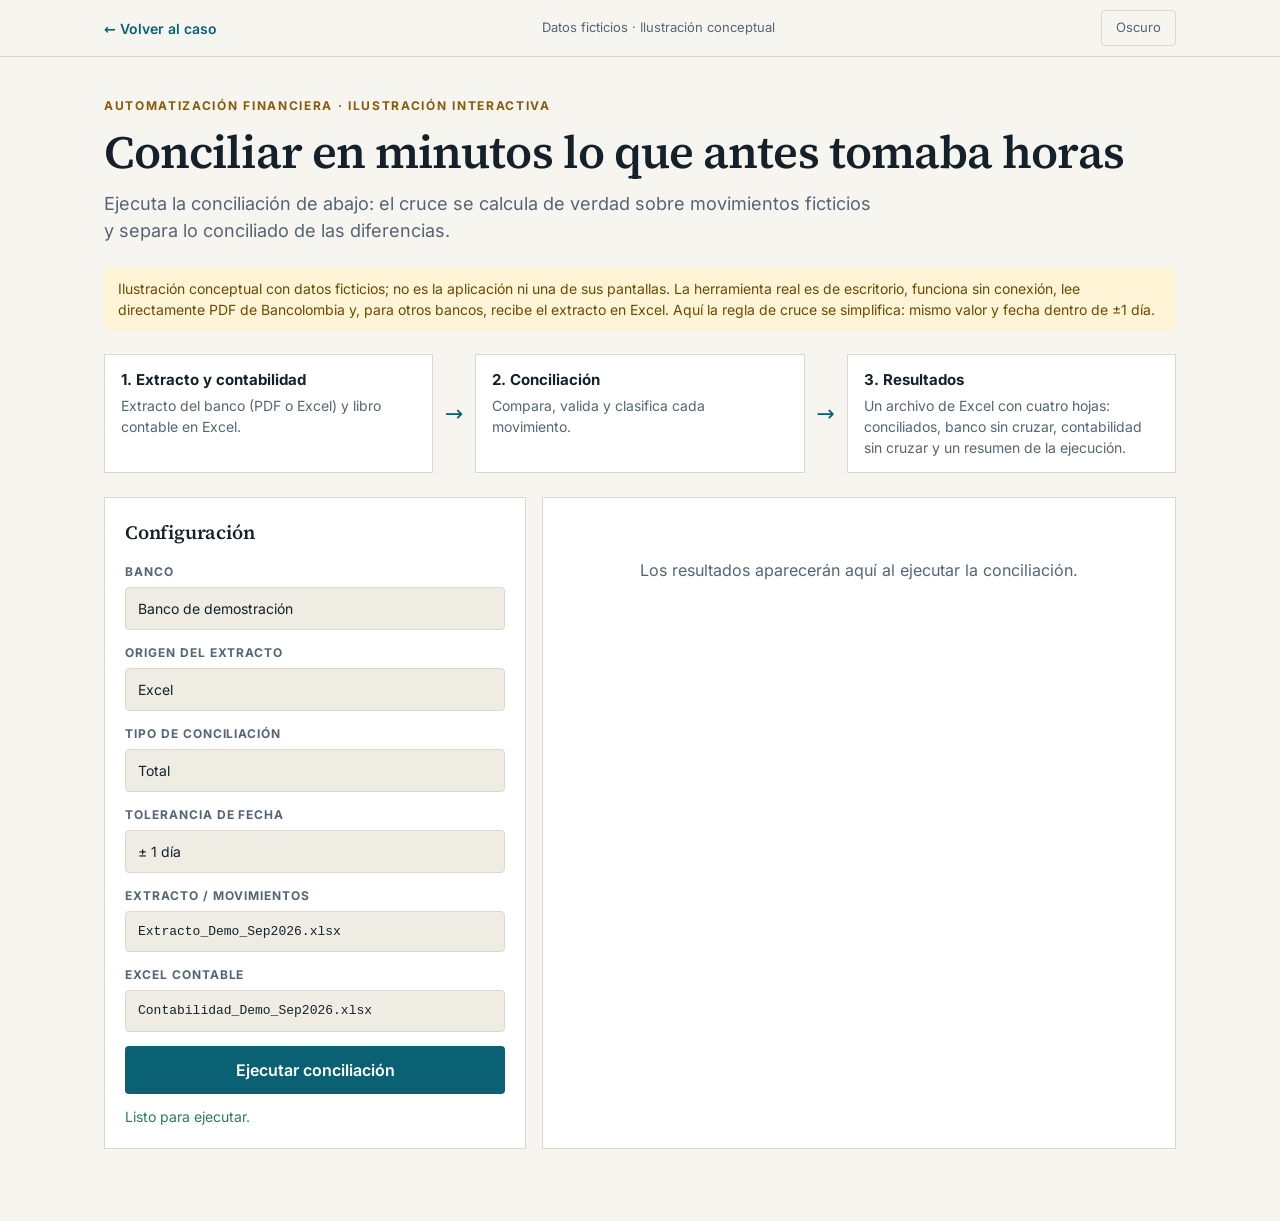
<file: demos/conciliador.html>
<!doctype html>
<html lang="es">
<head>
<meta charset="utf-8">
<meta name="viewport" content="width=device-width,initial-scale=1">
<title>Conciliador bancario · Ilustración con datos ficticios</title>
<meta name="description" content="Ilustración conceptual con datos ficticios de cómo una conciliación bancaria clasifica conciliados y diferencias.">
<link rel="icon" href="data:image/svg+xml,%3Csvg xmlns='http://www.w3.org/2000/svg' viewBox='0 0 64 64'%3E%3Crect width='64' height='64' rx='8' fill='%230a6173'/%3E%3Ctext x='32' y='43' font-family='Georgia,serif' font-size='30' font-weight='700' text-anchor='middle' fill='%23fff'%3EJT%3C/text%3E%3C/svg%3E">
<link rel="stylesheet" href="demo-bar.css">
<link rel="stylesheet" href="demo.css">
<style>
  .cb-flow { display: grid; grid-template-columns: 1fr auto 1fr auto 1fr; gap: 12px; align-items: stretch; margin: 24px 0; }
  .cb-step { background: var(--d-surface); border: 1px solid var(--d-line); padding: 14px 16px; font-size: 14px; color: var(--d-muted); }
  .cb-step b { display: block; color: var(--d-text); font-size: 15px; margin-bottom: 4px; }
  .cb-arrow { align-self: center; color: var(--d-accent); font-size: 22px; }
  .cb-grid { display: grid; grid-template-columns: .8fr 1.2fr; gap: 16px; }
  .cb-field { margin-bottom: 14px; }
  .cb-field label { display: block; font-size: 12px; font-weight: 700; letter-spacing: .08em; text-transform: uppercase; color: var(--d-muted); margin-bottom: 6px; }
  .cb-field .v { border: 1px solid var(--d-line); background: var(--d-surface2); padding: 10px 12px; font-size: 14px; border-radius: 4px; }
  .cb-field .v.file { font-family: ui-monospace, Consolas, monospace; font-size: 13px; overflow-wrap: anywhere; }
  .cb-run { width: 100%; min-height: 48px; font: 600 16px var(--d-font-body); background: var(--d-accent); color: var(--d-accent-ink); border: 0; border-radius: 4px; cursor: pointer; }
  .cb-run:hover { filter: brightness(1.08); }
  .cb-status { margin-top: 12px; font-size: 14px; color: var(--d-ok); min-height: 22px; }
  .cb-sum { display: grid; grid-template-columns: repeat(3, 1fr); gap: 1px; background: var(--d-line); border: 1px solid var(--d-line); margin-bottom: 16px; }
  .cb-sum div { background: var(--d-surface); padding: 14px; }
  .cb-sum b { display: block; font: 600 26px/1 var(--d-font-display); }
  .cb-sum span { font-size: 13px; color: var(--d-muted); }
  .cb-empty { color: var(--d-muted); padding: 40px 12px; text-align: center; }
  .num { text-align: right; font-variant-numeric: tabular-nums; }
  .neg { color: var(--d-err); }
  .tag { font-size: 12px; color: var(--d-muted); }
  @media (max-width: 760px) {
    .cb-flow { grid-template-columns: 1fr; } .cb-arrow { transform: rotate(90deg); justify-self: center; }
    .cb-grid { grid-template-columns: 1fr; } .cb-sum { grid-template-columns: 1fr; }
  }
</style>
</head>
<body>
<header class="db"><div class="db-in">
  <a class="db-back" href="../casos/conciliacion-bancaria.html">← Volver al caso</a>
  <span class="db-tag">Datos ficticios · Ilustración conceptual</span>
  <button class="db-theme" id="theme-btn" type="button" aria-label="Cambiar entre modo claro y oscuro">Oscuro</button>
</div></header>

<main class="dm">
  <p class="dm-eyebrow">Automatización financiera · ilustración interactiva</p>
  <h1>Conciliar en minutos lo que antes tomaba horas</h1>
  <p class="dm-lead">Ejecuta la conciliación de abajo: el cruce se calcula de verdad sobre movimientos ficticios y separa lo conciliado de las diferencias.</p>
  <p class="dm-note">Ilustración conceptual con datos ficticios; no es la aplicación ni una de sus pantallas. La herramienta real es de escritorio, funciona sin conexión, lee directamente PDF de Bancolombia y, para otros bancos, recibe el extracto en Excel. Aquí la regla de cruce se simplifica: mismo valor y fecha dentro de ±1 día.</p>

  <div class="cb-flow" aria-label="Cómo funciona">
    <div class="cb-step"><b>1. Extracto y contabilidad</b>Extracto del banco (PDF o Excel) y libro contable en Excel.</div>
    <div class="cb-arrow" aria-hidden="true">→</div>
    <div class="cb-step"><b>2. Conciliación</b>Compara, valida y clasifica cada movimiento.</div>
    <div class="cb-arrow" aria-hidden="true">→</div>
    <div class="cb-step"><b>3. Resultados</b>Un archivo de Excel con cuatro hojas: conciliados, banco sin cruzar, contabilidad sin cruzar y un resumen de la ejecución.</div>
  </div>

  <section class="cb-grid">
    <article class="dm-panel">
      <h3>Configuración</h3>
      <div style="margin-top:16px">
        <div class="cb-field"><label>Banco</label><div class="v">Banco de demostración</div></div>
        <div class="cb-field"><label>Origen del extracto</label><div class="v">Excel</div></div>
        <div class="cb-field"><label>Tipo de conciliación</label><div class="v">Total</div></div>
        <div class="cb-field"><label>Tolerancia de fecha</label><div class="v">± 1 día</div></div>
        <div class="cb-field"><label>Extracto / movimientos</label><div class="v file">Extracto_Demo_Sep2026.xlsx</div></div>
        <div class="cb-field"><label>Excel contable</label><div class="v file">Contabilidad_Demo_Sep2026.xlsx</div></div>
      </div>
      <button class="cb-run" id="run" type="button">Ejecutar conciliación</button>
      <div class="cb-status" id="status" role="status" aria-live="polite">Listo para ejecutar.</div>
    </article>

    <article class="dm-panel" aria-live="polite">
      <div id="empty" class="cb-empty">Los resultados aparecerán aquí al ejecutar la conciliación.</div>
      <div id="out" hidden>
        <div class="cb-sum" id="sum"></div>
        <div class="dm-switch" id="tabs" role="group" aria-label="Resultado" style="margin-top:0">
          <button type="button" data-k="ok" aria-pressed="true">Conciliados</button>
          <button type="button" data-k="bank" aria-pressed="false">Banco sin cruzar</button>
          <button type="button" data-k="led" aria-pressed="false">Contabilidad sin cruzar</button>
          <button type="button" data-k="res" aria-pressed="false">Resumen</button>
        </div>
        <p class="tag" id="hint"></p>
        <div class="dm-table-wrap"><table class="dm-table"><thead id="thead"></thead><tbody id="rows"></tbody></table></div>
      </div>
    </article>
  </section>
</main>

<script>
/* Movimientos ficticios de septiembre de 2026 (día, descripción, valor en COP; negativo = egreso).
   Cada fila describe el movimiento en el banco (bd) y en la contabilidad (ld); null = no existe de ese lado. */
const T = [
  [2,2,'Pago cliente Taller Aurora',3480000],[2,2,'Pago proveedor Aeris',-5920000],[3,3,'Consignación en efectivo',1150000],
  [4,4,'Pago nómina quincena',-18400000],[4,4,'Transferencia cliente Motos del Valle',2760000],[7,7,'Pago servicios públicos',-1386000],
  [8,8,'Pago cliente Repuestos La 33',4215000],[9,9,'Pago proveedor Torquex',-7640000],[10,10,'Transferencia cliente Ruta Central',1980000],
  [11,11,'Pago arrendamiento bodega',-6500000],[14,14,'Pago cliente Moto Norte',3090000],[15,15,'Pago nómina quincena',-18400000],
  [15,15,'Pago seguridad social',-4870000],[16,16,'Transferencia cliente Lubricentro Andina',2340000],[18,18,'Pago proveedor Lumo',-3215000],
  [21,21,'Pago cliente Almacén El Faro',5060000],[22,22,'Pago impuesto predial',-2120000],[23,23,'Transferencia cliente Taller Delta',1725000],
  // fecha distinta en un día: se concilian por la tolerancia
  [24,23,'Pago proveedor Kronos',-4380000],[25,26,'Pago cliente Premier Motos',2905000],[28,27,'Pago cliente Mecánica Total',1610000],[29,30,'Pago proveedor Vento',-5305000],
  // fecha distinta en tres días: fuera de la tolerancia
  [12,15,'Pago proveedor Aeris',-2870000],[17,20,'Transferencia cliente Express',1455000],
  // mismo movimiento con valor distinto
  [26,26,'Pago cliente Horizonte',1254000,1245000],
  // solo en el banco
  [30,null,'Comisión por manejo de cuenta',-38500],[30,null,'Gravamen a los movimientos financieros',-61300],[30,null,'Rendimientos financieros',12410],
  // solo en la contabilidad
  [null,29,'Cheque 004512 girado',-2350000],[null,30,'Consignación en tránsito',4100000],[null,28,'Nota contable pendiente de soporte',-730000],
];
const bank = [], led = [];
T.forEach((r, i) => {
  if (r[0] != null) bank.push({ id: 'B' + (i + 1), d: r[0], desc: r[2], v: r[3] });
  if (r[1] != null) led.push({ id: 'C' + (i + 1), d: r[1], desc: r[2], v: r[4] != null ? r[4] : r[3] });
});
const TOL = 1;
function conciliar() {
  const libres = led.map(x => ({ ...x, usado: false })), ok = [], soloBanco = [];
  bank.slice().sort((a, b) => a.d - b.d).forEach(b => {
    const c = libres.filter(l => !l.usado && l.v === b.v && Math.abs(l.d - b.d) <= TOL).sort((x, y) => Math.abs(x.d - b.d) - Math.abs(y.d - b.d))[0];
    if (c) { c.usado = true; ok.push({ b, c }); } else soloBanco.push(b);
  });
  return { ok, soloBanco, soloLibro: libres.filter(l => !l.usado) };
}
const $ = id => document.getElementById(id);
const cop = n => (n < 0 ? '−$ ' : '$ ') + Math.abs(n).toLocaleString('es-CO');
const dia = d => d + ' sep';
let R = null, tab = 'ok';
function summary() {
  const sb = R.soloBanco.reduce((a, x) => a + x.v, 0), sl = R.soloLibro.reduce((a, x) => a + x.v, 0);
  $('sum').innerHTML = `<div><b>${R.ok.length}</b><span>Movimientos conciliados</span></div>
    <div><b>${R.soloBanco.length}</b><span>Del banco sin cruzar · ${cop(sb)}</span></div>
    <div><b>${R.soloLibro.length}</b><span>De la contabilidad sin cruzar · ${cop(sl)}</span></div>`;
}
function table() {
  const h = $('thead'), r = $('rows');
  if (tab === 'ok') {
    $('hint').textContent = 'Hoja 1 ·  Movimientos con el mismo valor y fecha dentro de ±1 día.';
    h.innerHTML = '<tr><th>Descripción</th><th>Fecha banco</th><th>Fecha contable</th><th>Cruce</th><th class="num">Valor</th></tr>';
    r.innerHTML = R.ok.sort((a, b) => a.b.d - b.b.d).map(x => `<tr><td>${x.b.desc}</td><td>${dia(x.b.d)}</td><td>${dia(x.c.d)}</td><td>${x.b.d === x.c.d ? 'Misma fecha' : '±1 día'}</td><td class="num ${x.b.v < 0 ? 'neg' : ''}">${cop(x.b.v)}</td></tr>`).join('');
  } else if (tab === 'res') {
    const exactos = R.ok.filter(x => x.b.d === x.c.d).length, tol = R.ok.length - exactos, vc = R.ok.reduce((a, x) => a + x.b.v, 0);
    const sb = R.soloBanco.reduce((a, x) => a + x.v, 0), sl = R.soloLibro.reduce((a, x) => a + x.v, 0);
    $('hint').textContent = 'Hoja 4 · Resumen de la ejecución (ilustrativo: la hoja real puede mostrar otras cifras).';
    h.innerHTML = '<tr><th>Concepto</th><th class="num">Registros</th><th class="num">Valor</th></tr>';
    const f = (c, n, v) => `<tr><td>${c}</td><td class="num">${n}</td><td class="num ${v < 0 ? 'neg' : ''}">${v == null ? '—' : cop(v)}</td></tr>`;
    r.innerHTML = f('Movimientos del banco', bank.length, bank.reduce((a, x) => a + x.v, 0)) + f('Registros de la contabilidad', led.length, led.reduce((a, x) => a + x.v, 0)) +
      f('Conciliados', R.ok.length, vc) + f('· con la misma fecha', exactos, null) + f('· con ±1 día de diferencia', tol, null) +
      f('Banco sin cruzar', R.soloBanco.length, sb) + f('Contabilidad sin cruzar', R.soloLibro.length, sl) + f('Tolerancia de fecha aplicada', '± 1 día', null);
  } else {
    const list = tab === 'led' ? R.soloLibro : R.soloBanco;
    $('hint').textContent = tab === 'led' ? 'Hoja 3 · Registros de la contabilidad que no cruzaron con el extracto del banco.' : 'Hoja 2 · Registros del banco que no cruzaron con la contabilidad.';
    h.innerHTML = '<tr><th>Descripción</th><th>Fecha</th><th class="num">Valor</th></tr>';
    r.innerHTML = list.sort((a, b) => a.d - b.d).map(x => `<tr><td>${x.desc}</td><td>${dia(x.d)}</td><td class="num ${x.v < 0 ? 'neg' : ''}">${cop(x.v)}</td></tr>`).join('');
  }
}
$('run').addEventListener('click', () => {
  R = conciliar();
  $('status').textContent = `Conciliación terminada: ${R.ok.length} conciliados · ${R.soloBanco.length} del banco sin cruzar · ${R.soloLibro.length} de la contabilidad sin cruzar.`;
  $('empty').hidden = true; $('out').hidden = false; summary(); table();
});
document.querySelectorAll('#tabs button').forEach(b => b.addEventListener('click', () => {
  document.querySelectorAll('#tabs button').forEach(x => x.setAttribute('aria-pressed', 'false'));
  b.setAttribute('aria-pressed', 'true'); tab = b.dataset.k; table();
}));
</script>
<script src="../assets/js/main.js"></script>
</body>
</html>
</file>
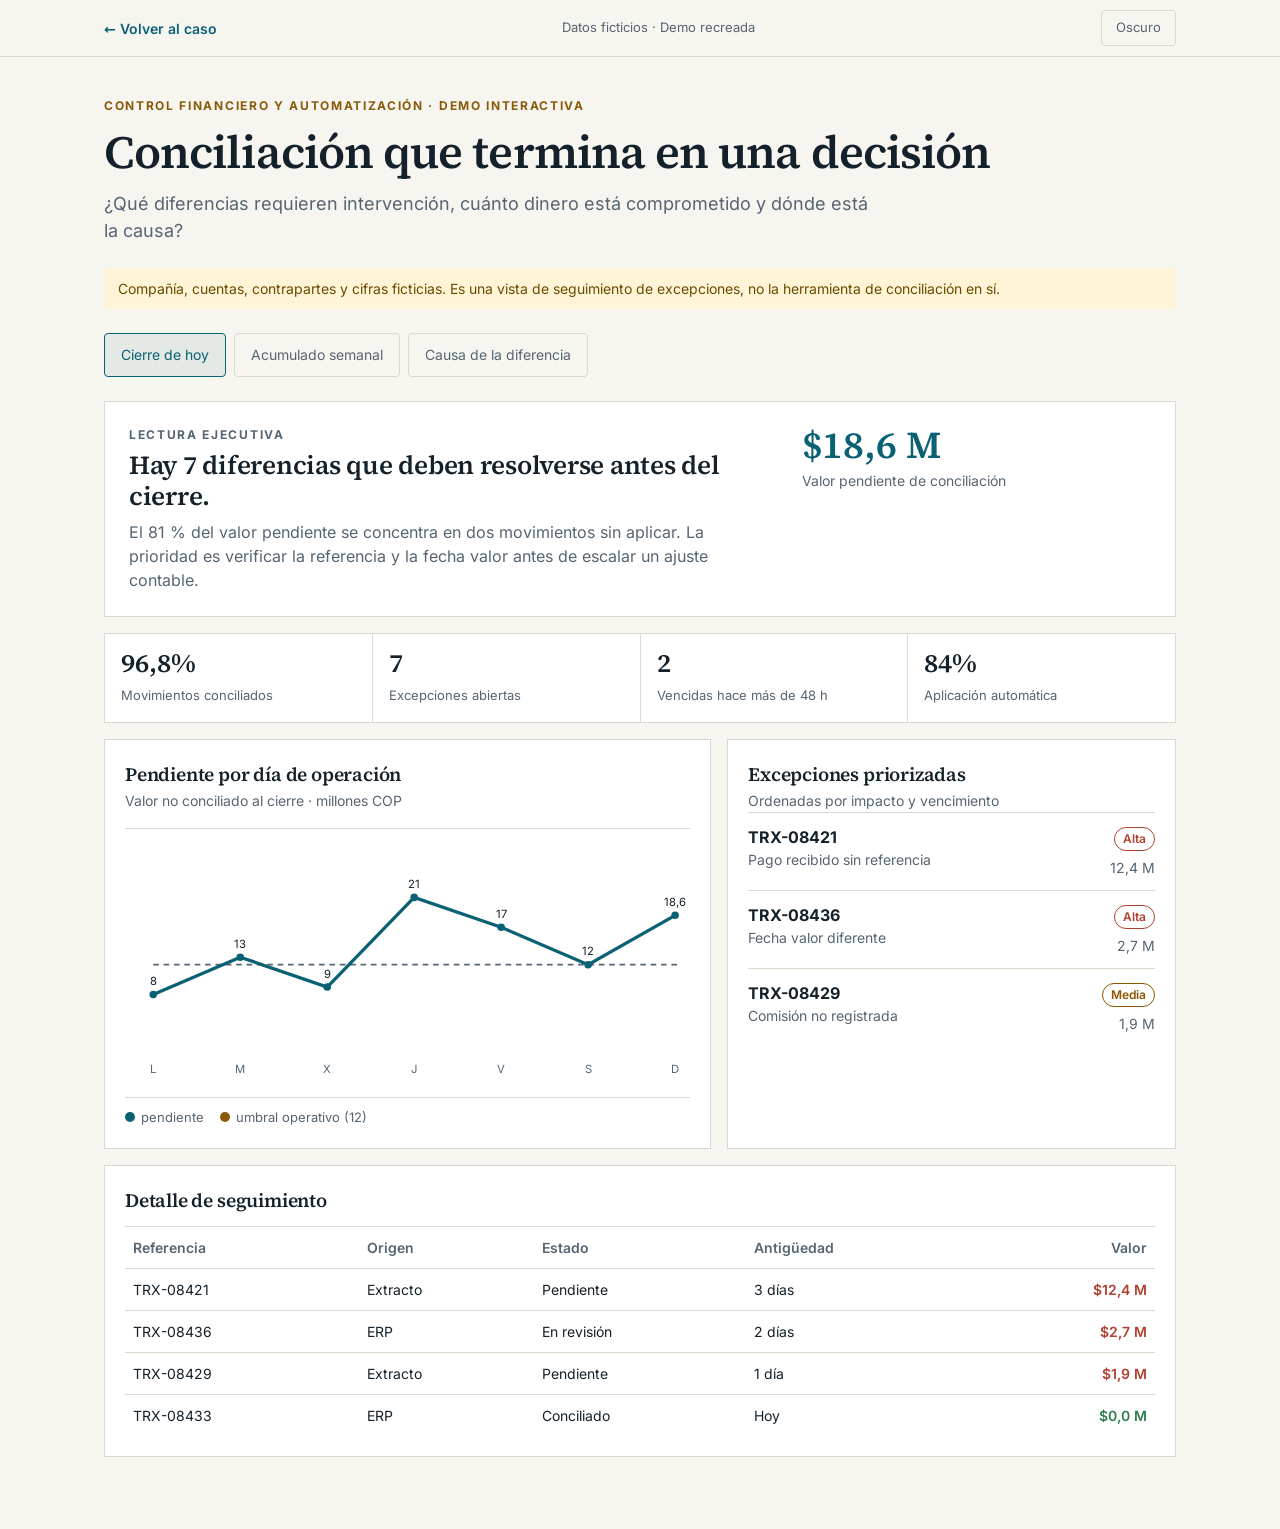
<file: demos/control-financiero.html>
<!doctype html>
<html lang="es">
<head>
<meta charset="utf-8">
<meta name="viewport" content="width=device-width,initial-scale=1">
<title>Control financiero · Demo con datos ficticios</title>
<meta name="description" content="Demo interactiva con datos ficticios: qué diferencias de conciliación requieren intervención y dónde está la causa.">
<link rel="icon" href="data:image/svg+xml,%3Csvg xmlns='http://www.w3.org/2000/svg' viewBox='0 0 64 64'%3E%3Crect width='64' height='64' rx='8' fill='%230a6173'/%3E%3Ctext x='32' y='43' font-family='Georgia,serif' font-size='30' font-weight='700' text-anchor='middle' fill='%23fff'%3EJT%3C/text%3E%3C/svg%3E">
<link rel="stylesheet" href="demo-bar.css">
<link rel="stylesheet" href="demo.css">
</head>
<body>
<header class="db"><div class="db-in">
  <a class="db-back" href="../casos/conciliacion-bancaria.html">← Volver al caso</a>
  <span class="db-tag">Datos ficticios · Demo recreada</span>
  <button class="db-theme" id="theme-btn" type="button" aria-label="Cambiar entre modo claro y oscuro">Oscuro</button>
</div></header>

<main class="dm">
  <p class="dm-eyebrow">Control financiero y automatización · demo interactiva</p>
  <h1>Conciliación que termina en una decisión</h1>
  <p class="dm-lead">¿Qué diferencias requieren intervención, cuánto dinero está comprometido y dónde está la causa?</p>
  <p class="dm-note">Compañía, cuentas, contrapartes y cifras ficticias. Es una vista de seguimiento de excepciones, no la herramienta de conciliación en sí.</p>

  <div class="dm-switch" id="views" role="group" aria-label="Vista">
    <button type="button" data-k="hoy" aria-pressed="true">Cierre de hoy</button>
    <button type="button" data-k="week" aria-pressed="false">Acumulado semanal</button>
    <button type="button" data-k="cause" aria-pressed="false">Causa de la diferencia</button>
  </div>

  <section class="dm-answer" aria-live="polite">
    <div><p class="dm-eyebrow">Lectura ejecutiva</p><h2 id="answerTitle"></h2><p id="answerText"></p></div>
    <div><span class="dm-big" id="amount"></span><span class="dm-big-label" id="amountLabel"></span></div>
  </section>

  <section class="dm-kpis" aria-label="Indicadores">
    <div class="dm-kpi"><b id="matched"></b><span>Movimientos conciliados</span></div>
    <div class="dm-kpi"><b id="pending"></b><span>Excepciones abiertas</span></div>
    <div class="dm-kpi"><b id="aging"></b><span>Vencidas hace más de 48 h</span></div>
    <div class="dm-kpi"><b id="auto"></b><span>Aplicación automática</span></div>
  </section>

  <section class="dm-grid">
    <article class="dm-panel">
      <h3 id="chartTitle"></h3><small id="chartSub"></small>
      <div class="dm-chart" id="chart" role="img" aria-label="Gráfico de la vista seleccionada"></div>
      <div class="dm-legend" id="legend"></div>
    </article>
    <aside class="dm-panel">
      <h3>Excepciones priorizadas</h3><small>Ordenadas por impacto y vencimiento</small>
      <div id="exceptions"></div>
    </aside>
  </section>

  <section class="dm-panel" style="margin-top:16px">
    <h3>Detalle de seguimiento</h3>
    <div class="dm-table-wrap"><table class="dm-table"><thead><tr><th>Referencia</th><th>Origen</th><th>Estado</th><th>Antigüedad</th><th>Valor</th></tr></thead><tbody id="rows"></tbody></table></div>
  </section>
</main>

<script>
/* Cifras en millones de COP. Consistencia:
   - hoy: 7 excepciones por $18,6M; las dos mayores (12,4 + 2,7) son el 81 %.
   - semana: de 55 a 34,2 es -38 %.
   - causa: 11,9 / 18,6 = 64 %; las barras suman 18,6. */
const D = {
  hoy: { answerTitle: 'Hay 7 diferencias que deben resolverse antes del cierre.',
    answerText: 'El 81 % del valor pendiente se concentra en dos movimientos sin aplicar. La prioridad es verificar la referencia y la fecha valor antes de escalar un ajuste contable.',
    amount: '$18,6 M', amountLabel: 'Valor pendiente de conciliación', matched: '96,8%', pending: '7', aging: '2', auto: '84%',
    chartTitle: 'Pendiente por día de operación', chartSub: 'Valor no conciliado al cierre · millones COP',
    kind: 'line', labels: ['L', 'M', 'X', 'J', 'V', 'S', 'D'], vals: [8, 13, 9, 21, 17, 12, 18.6], threshold: 12, legend: ['pendiente', 'umbral operativo (12)'],
    exceptions: [['TRX-08421', 'Pago recibido sin referencia', 'Alta', '12,4 M', 'p-hi'], ['TRX-08436', 'Fecha valor diferente', 'Alta', '2,7 M', 'p-hi'], ['TRX-08429', 'Comisión no registrada', 'Media', '1,9 M', 'p-mid']],
    rows: [['TRX-08421', 'Extracto', 'Pendiente', '3 días', '$12,4 M', 'risk'], ['TRX-08436', 'ERP', 'En revisión', '2 días', '$2,7 M', 'risk'], ['TRX-08429', 'Extracto', 'Pendiente', '1 día', '$1,9 M', 'risk'], ['TRX-08433', 'ERP', 'Conciliado', 'Hoy', '$0,0 M', 'good']] },
  week: { answerTitle: 'El pendiente semanal bajó 38 %, pero aún hay dos diferencias vencidas.',
    answerText: 'La automatización resolvió la mayoría de los movimientos repetitivos. Las excepciones que quedan requieren trazabilidad documental, no más reglas automáticas.',
    amount: '$34,2 M', amountLabel: 'Pendiente acumulado de la semana', matched: '97,4%', pending: '11', aging: '2', auto: '87%',
    chartTitle: 'Pendiente acumulado por fecha de corte', chartSub: 'Saldo de excepciones abiertas · millones COP',
    kind: 'area', labels: ['L', 'M', 'X', 'J', 'V', 'S', 'D'], vals: [55, 49, 43, 46, 39, 37, 34.2], threshold: 40, legend: ['saldo abierto', 'umbral operativo (40)'],
    exceptions: [['TRX-08396', 'Soporte de recaudo pendiente', 'Alta', '14,1 M', 'p-hi'], ['TRX-08402', 'Diferencia de fecha valor', 'Media', '6,8 M', 'p-mid'], ['TRX-08421', 'Pago sin referencia', 'Media', '5,2 M', 'p-mid']],
    rows: [['TRX-08396', 'Extracto', 'Vencido', '5 días', '$14,1 M', 'risk'], ['TRX-08402', 'ERP', 'En revisión', '4 días', '$6,8 M', 'risk'], ['TRX-08421', 'Extracto', 'Pendiente', '3 días', '$5,2 M', 'risk'], ['TRX-08408', 'ERP', 'Conciliado', '2 días', '$0,0 M', 'good']] },
  cause: { answerTitle: 'La principal causa no es contable: faltan referencias de recaudo.',
    answerText: 'El 64 % del valor abierto se explica por identificadores ausentes o incompletos. La acción es corregir el dato de origen y establecer un control de captura.',
    amount: '64%', amountLabel: 'Del pendiente explicado por referencia', matched: '96,8%', pending: '7', aging: '2', auto: '84%',
    chartTitle: 'Distribución del pendiente por causa', chartSub: 'Valor de las excepciones abiertas · suma $18,6 M',
    kind: 'bars', labels: ['Referencia incompleta', 'Fecha valor', 'Comisión bancaria', 'Duplicidad', 'Otros', 'Ajuste'], vals: [11.9, 3.6, 1.9, 0.6, 0.4, 0.2], legend: [],
    exceptions: [['Referencia incompleta', 'Control de origen', 'Alta', '11,9 M', 'p-hi'], ['Fecha valor', 'Regla de corte', 'Media', '3,6 M', 'p-mid'], ['Comisión bancaria', 'Catálogo contable', 'Media', '1,9 M', 'p-mid']],
    rows: [['Referencia incompleta', 'Canal de recaudo', 'Abierto', '3 días', '$11,9 M', 'risk'], ['Fecha valor', 'Extracto', 'En revisión', '2 días', '$3,6 M', 'risk'], ['Comisión bancaria', 'Banco', 'Pendiente', '1 día', '$1,9 M', 'risk'], ['Duplicidad', 'ERP', 'Corregido', 'Hoy', '$0,0 M', 'good']] }
};
const W = 600, H = 250;
const f1 = n => n.toFixed(1).replace('.', ',');
function plot(d) {
  if (d.kind === 'bars') {
    const max = Math.max(...d.vals), x0 = 170, wmax = 330;
    return `<svg viewBox="0 0 ${W} ${H}">` + d.vals.map((v, i) => {
      const y = 14 + i * 38, w = v / max * wmax;
      return `<text class="t-text" x="2" y="${y + 16}">${d.labels[i]}</text><rect class="${i === 0 ? 'f-gold' : 'f-main'}" x="${x0}" y="${y}" width="${Math.max(w, 2)}" height="22"/><text class="t-text" x="${x0 + w + 8}" y="${y + 16}">$${f1(v)}M</text>`;
    }).join('') + '</svg>';
  }
  const p = 30, max = Math.max(...d.vals, d.threshold) * 1.2, x = i => p + i * (W - p - 16) / (d.vals.length - 1), y = v => H - 28 - v / max * (H - 50);
  const pts = d.vals.map((v, i) => x(i) + ',' + y(v)).join(' ');
  let g = `<line class="s-ref" stroke="var(--d-gold)" stroke-width="2" x1="${p}" x2="${W - 10}" y1="${y(d.threshold)}" y2="${y(d.threshold)}"/>`;
  g += d.labels.map((l, i) => `<text class="t-mute" x="${x(i)}" y="${H - 8}" text-anchor="middle">${l}</text>`).join('');
  if (d.kind === 'area') g += `<polygon fill="var(--d-accent)" opacity=".14" points="${p},${H - 28} ${pts} ${x(d.vals.length - 1)},${H - 28}"/>`;
  g += `<polyline class="s-main" stroke-width="3.5" points="${pts}"/>`;
  g += d.vals.map((v, i) => `<circle class="f-main" cx="${x(i)}" cy="${y(v)}" r="4"/><text class="t-text" x="${x(i)}" y="${y(v) - 10}" text-anchor="middle">${f1(v).replace(',0', '')}</text>`).join('');
  return `<svg viewBox="0 0 ${W} ${H}">${g}</svg>`;
}
const $ = id => document.getElementById(id);
function render(k) {
  const d = D[k];
  ['answerTitle', 'answerText', 'amount', 'amountLabel', 'matched', 'pending', 'aging', 'auto', 'chartTitle', 'chartSub'].forEach(id => $(id).textContent = d[id]);
  $('chart').innerHTML = plot(d);
  $('legend').innerHTML = d.legend.map((t, i) => `<span><i style="background:${i ? 'var(--d-gold)' : 'var(--d-accent)'}"></i>${t}</span>`).join('');
  $('exceptions').innerHTML = d.exceptions.map(x => `<div class="dm-row"><div><b>${x[0]}</b><small>${x[1]}</small></div><div style="text-align:right"><span class="dm-pill ${x[4]}">${x[2]}</span><small style="margin-top:6px">${x[3]}</small></div></div>`).join('');
  $('rows').innerHTML = d.rows.map(x => `<tr><td>${x[0]}</td><td>${x[1]}</td><td>${x[2]}</td><td>${x[3]}</td><td class="${x[5]}">${x[4]}</td></tr>`).join('');
}
document.querySelectorAll('#views button').forEach(b => b.addEventListener('click', () => {
  document.querySelectorAll('#views button').forEach(x => x.setAttribute('aria-pressed', 'false'));
  b.setAttribute('aria-pressed', 'true'); render(b.dataset.k);
}));
render('hoy');
</script>
<script src="../assets/js/main.js"></script>
</body>
</html>
</file>
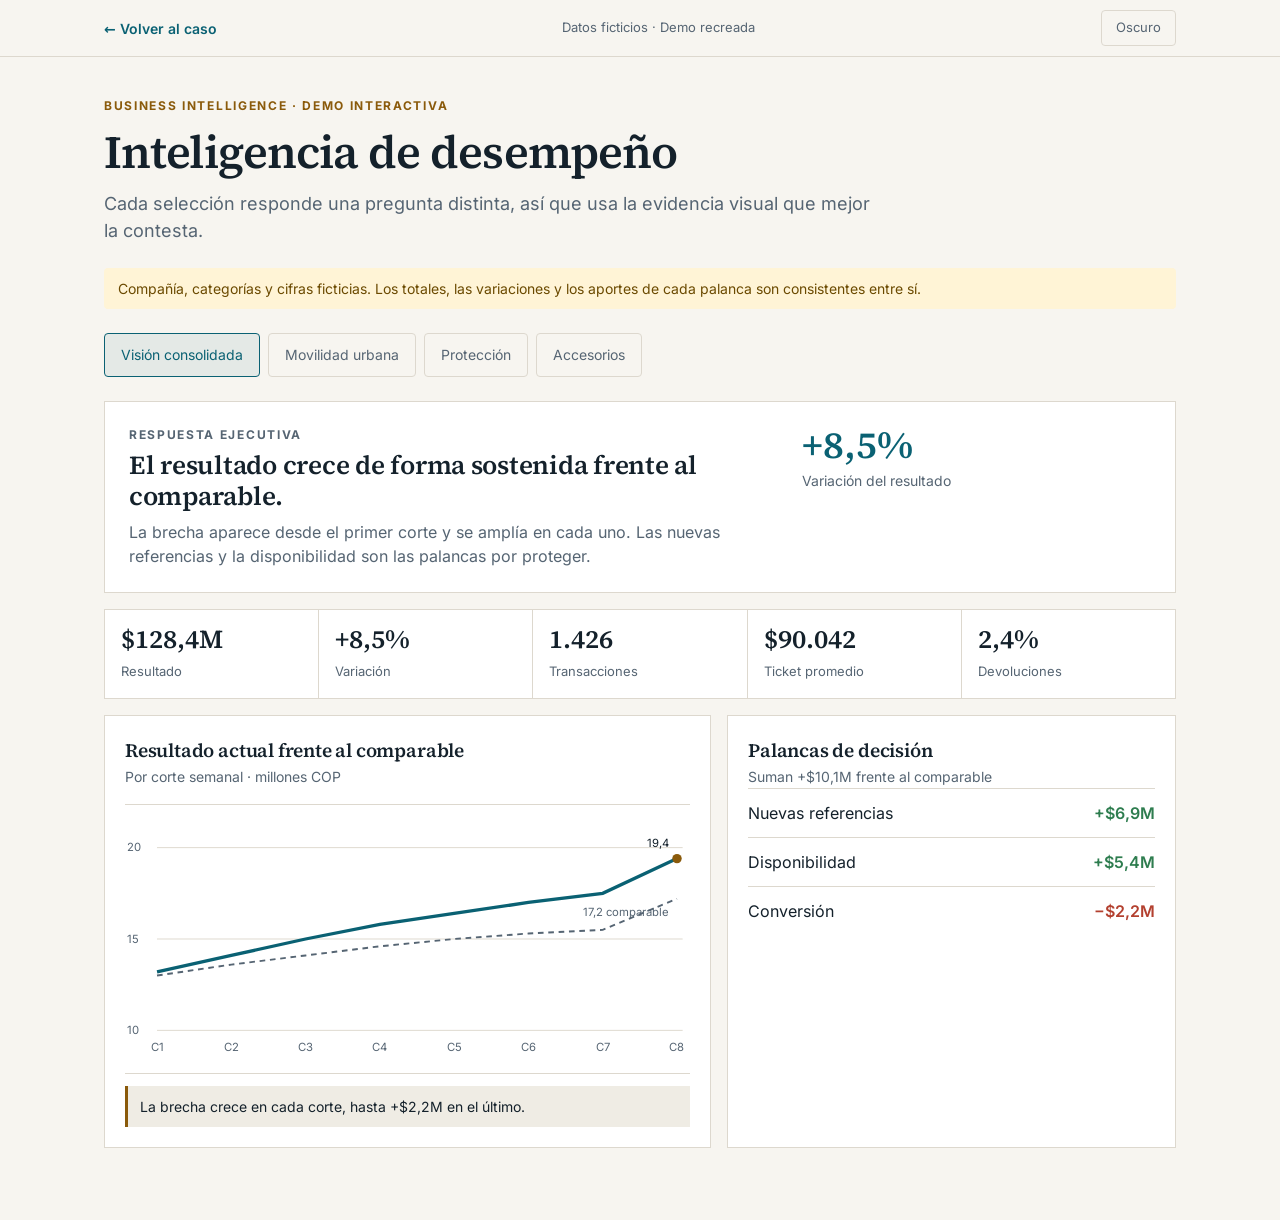
<file: demos/ecommerce.html>
<!doctype html>
<html lang="es">
<head>
<meta charset="utf-8">
<meta name="viewport" content="width=device-width,initial-scale=1">
<title>Inteligencia de desempeño · Demo con datos ficticios</title>
<meta name="description" content="Demo interactiva con datos ficticios: qué cambió, qué explica la variación y dónde intervenir.">
<link rel="icon" href="data:image/svg+xml,%3Csvg xmlns='http://www.w3.org/2000/svg' viewBox='0 0 64 64'%3E%3Crect width='64' height='64' rx='8' fill='%230a6173'/%3E%3Ctext x='32' y='43' font-family='Georgia,serif' font-size='30' font-weight='700' text-anchor='middle' fill='%23fff'%3EJT%3C/text%3E%3C/svg%3E">
<link rel="stylesheet" href="demo-bar.css">
<link rel="stylesheet" href="demo.css">
</head>
<body>
<header class="db"><div class="db-in">
  <a class="db-back" href="../casos/ecosistema-analitico.html">← Volver al caso</a>
  <span class="db-tag">Datos ficticios · Demo recreada</span>
  <button class="db-theme" id="theme-btn" type="button" aria-label="Cambiar entre modo claro y oscuro">Oscuro</button>
</div></header>

<main class="dm">
  <p class="dm-eyebrow">Business Intelligence · demo interactiva</p>
  <h1>Inteligencia de desempeño</h1>
  <p class="dm-lead">Cada selección responde una pregunta distinta, así que usa la evidencia visual que mejor la contesta.</p>
  <p class="dm-note">Compañía, categorías y cifras ficticias. Los totales, las variaciones y los aportes de cada palanca son consistentes entre sí.</p>

  <div class="dm-switch" id="tabs" role="group" aria-label="Vista">
    <button type="button" data-k="total" aria-pressed="true">Visión consolidada</button>
    <button type="button" data-k="movilidad" aria-pressed="false">Movilidad urbana</button>
    <button type="button" data-k="proteccion" aria-pressed="false">Protección</button>
    <button type="button" data-k="accesorios" aria-pressed="false">Accesorios</button>
  </div>

  <section class="dm-answer" aria-live="polite">
    <div><p class="dm-eyebrow">Respuesta ejecutiva</p><h2 id="title"></h2><p id="text"></p></div>
    <div><span class="dm-big" id="amount"></span><span class="dm-big-label" id="label"></span></div>
  </section>

  <section class="dm-kpis" aria-label="Indicadores">
    <div class="dm-kpi"><b id="k0"></b><span>Resultado</span></div>
    <div class="dm-kpi"><b id="k1"></b><span>Variación</span></div>
    <div class="dm-kpi"><b id="k2"></b><span>Transacciones</span></div>
    <div class="dm-kpi"><b id="k3"></b><span>Ticket promedio</span></div>
    <div class="dm-kpi"><b id="k4"></b><span>Devoluciones</span></div>
  </section>

  <section class="dm-grid">
    <article class="dm-panel">
      <h3 id="chartTitle"></h3><small id="chartSub"></small>
      <div class="dm-chart" id="plot" role="img" aria-label="Gráfico de la vista seleccionada"></div>
      <div class="dm-caption" id="caption"></div>
    </article>
    <aside class="dm-panel">
      <h3>Palancas de decisión</h3><small id="drvSub"></small>
      <div id="drivers"></div>
    </aside>
  </section>
</main>

<script>
/* Cifras en millones de COP. Verificaciones de consistencia:
   bases: movilidad 44,6 + protección 45,7 + accesorios 28,0 = 118,3 -> total 128,4 (+8,5 %).
   palancas del total: 6,9 + 5,4 - 2,2 = +10,1 = 128,4 - 118,3. */
const CUT = [13.2, 14.1, 15.0, 15.8, 16.4, 17.0, 17.5, 19.4];   // suma 128,4
const CMP = [13.0, 13.6, 14.1, 14.6, 15.0, 15.3, 15.5, 17.2];   // suma 118,3
const D = {
  total: { t: 'El resultado crece de forma sostenida frente al comparable.', x: 'La brecha aparece desde el primer corte y se amplía en cada uno. Las nuevas referencias y la disponibilidad son las palancas por proteger.',
    a: '+8,5%', l: 'Variación del resultado', k: ['$128,4M', '+8,5%', '1.426', '$90.042', '2,4%'],
    ct: 'Resultado actual frente al comparable', cs: 'Por corte semanal · millones COP',
    cap: 'La brecha crece en cada corte, hasta +$2,2M en el último.', ds: 'Suman +$10,1M frente al comparable',
    dr: [['Nuevas referencias', '+$6,9M', 'good'], ['Disponibilidad', '+$5,4M', 'good'], ['Conversión', '−$2,2M', 'risk']] },
  movilidad: { t: 'Movilidad urbana es el motor más consistente del periodo.', x: 'Recurrencia y disponibilidad explican el crecimiento. El precio aporta apenas el 5 %: no depende de descuentos.',
    a: '+21,4%', l: 'Variación de la categoría', k: ['$54,2M', '+21,4%', '612', '$88.562', '1,9%'],
    ct: 'Aporte de cada palanca al crecimiento', cs: 'Suman +$9,6M · millones COP',
    cap: 'Recurrencia y disponibilidad aportan el 78 % de la variación.', ds: 'Suman +$9,6M frente al comparable',
    dr: [['Recurrencia', '+$4,3M', 'good'], ['Disponibilidad', '+$3,2M', 'good'], ['Nuevas referencias', '+$1,6M', 'good'], ['Precio', '+$0,5M', 'good']] },
  proteccion: { t: 'Protección pierde resultado por dos fallas específicas.', x: 'La prioridad es recuperar las tallas disponibles antes de modificar el precio o la inversión.',
    a: '−4,2%', l: 'Variación de la categoría', k: ['$43,8M', '−4,2%', '431', '$101.624', '3,1%'],
    ct: 'Puente de resultado', cs: 'Del comparable al resultado actual · millones COP',
    cap: 'La falta de tallas explica más pérdida que la conversión.', ds: 'Suman −$1,9M frente al comparable',
    dr: [['Tallas no disponibles', '−$2,6M', 'risk'], ['Menor conversión', '−$1,4M', 'risk'], ['Mix favorable', '+$2,1M', 'good']] },
  accesorios: { t: 'Accesorios crece con una base diversificada.', x: 'El resultado no depende de una sola referencia. La oportunidad está en aumentar las combinaciones.',
    a: '+8,6%', l: 'Variación de la categoría', k: ['$30,4M', '+8,6%', '383', '$79.373', '2,2%'],
    ct: 'Composición del crecimiento', cs: 'Crecimiento incremental de $2,4M · participación de cada palanca',
    cap: 'Ninguna palanca domina por sí sola, así que hay menor riesgo de concentración.', ds: 'Participación en el crecimiento',
    dr: [['Soporte móvil', '38%', 'good'], ['Iluminación', '27%', 'good'], ['Combinaciones', '19%', 'good'], ['Otros', '16%', '']] }
};
const fmt = n => n.toFixed(1).replace('.', ',');
const W = 600, H = 250;

function lineChart() {
  const lo = 10, hi = 20, p = 34, x = i => p + i * (W - p - 14) / (CUT.length - 1), y = v => H - 28 - (v - lo) / (hi - lo) * (H - 56);
  const path = a => a.map((v, i) => (i ? 'L' : 'M') + x(i) + ' ' + y(v)).join(' ');
  let g = '';
  [10, 15, 20].forEach(v => { g += `<line class="s-grid" x1="${p}" x2="${W - 8}" y1="${y(v)}" y2="${y(v)}"/><text class="t-mute" x="2" y="${y(v) + 4}">${v}</text>`; });
  CUT.forEach((_, i) => { g += `<text class="t-mute" x="${x(i)}" y="${H - 6}" text-anchor="middle">C${i + 1}</text>`; });
  const last = CUT.length - 1;
  return `<svg viewBox="0 0 ${W} ${H}">${g}<path class="s-ref" stroke-width="2" d="${path(CMP)}"/><path class="s-main" stroke-width="3.5" d="${path(CUT)}"/>
    <circle class="s-mark" cx="${x(last)}" cy="${y(CUT[last])}" r="5"/><text class="t-text" x="${x(last) - 8}" y="${y(CUT[last]) - 12}" text-anchor="end">${fmt(CUT[last])}</text>
    <text class="t-mute" x="${x(last) - 8}" y="${y(CMP[last]) + 18}" text-anchor="end">${fmt(CMP[last])} comparable</text></svg>`;
}
function hBars(items) {
  const max = Math.max(...items.map(i => i[1])), x0 = 150, wmax = 330;
  return `<svg viewBox="0 0 ${W} ${H}">` + items.map((it, i) => {
    const y = 30 + i * 52, w = it[1] / max * wmax;
    return `<text class="t-text" x="2" y="${y + 15}">${it[0]}</text><rect class="${it[2]}" x="${x0}" y="${y}" width="${w}" height="24"/><text class="t-text" x="${x0 + w + 8}" y="${y + 16}">$${fmt(it[1])}M</text>`;
  }).join('') + '</svg>';
}
function waterfall() {
  // Eje truncado en $40M para que los pasos se aprecien; se rotula en el gráfico.
  const lo = 40, hi = 48, y = v => H - 40 - (v - lo) / (hi - lo) * (H - 80);
  const steps = [['Base', 45.7, 'f-main', null], ['Tallas', -2.6, 'f-err', 1], ['Conversión', -1.4, 'f-err', 1], ['Mix', 2.1, 'f-ok', 1], ['Actual', 43.8, 'f-main', null]];
  let run = 45.7, out = `<line class="s-axis" x1="10" x2="${W - 10}" y1="${y(lo)}" y2="${y(lo)}"/><text class="t-mute" x="10" y="14">Eje desde $40M</text>`;
  steps.forEach((s, i) => {
    const bx = 30 + i * 112; let top, bot, label;
    if (s[3] === null) { top = y(s[1]); bot = y(lo); label = fmt(s[1]); }
    else { const a = run, b = run + s[1]; top = y(Math.max(a, b)); bot = y(Math.min(a, b)); run = b; label = (s[1] > 0 ? '+' : '−') + fmt(Math.abs(s[1])); }
    out += `<rect class="${s[2]}" x="${bx}" y="${top}" width="70" height="${Math.max(bot - top, 2)}"/><text class="t-text" x="${bx + 35}" y="${top - 8}" text-anchor="middle">${label}</text><text class="t-mute" x="${bx + 35}" y="${H - 16}" text-anchor="middle">${s[0]}</text>`;
  });
  return `<svg viewBox="0 0 ${W} ${H}">${out}</svg>`;
}
function stacked() {
  const parts = [['Soporte móvil', 38, 'f-main'], ['Iluminación', 27, 'f-gold'], ['Combinaciones', 19, 'f-ok'], ['Otros', 16, 'f-mute']];
  let x = 10, out = '<text class="t-text" x="10" y="40">Crecimiento incremental: $2,4M</text>';
  parts.forEach(p => { const w = p[1] / 100 * (W - 20); out += `<rect class="${p[2]}" x="${x}" y="70" width="${w}" height="56"/><text class="t-text" fill="#fff" style="fill:var(--d-accent-ink)" x="${x + w / 2}" y="104" text-anchor="middle">${p[1]}%</text>`; x += w; });
  let lx = 10;
  parts.forEach((p, i) => { out += `<rect class="${p[2]}" x="${10 + (i % 2) * 280}" y="${158 + Math.floor(i / 2) * 30}" width="12" height="12"/><text class="t-text" x="${28 + (i % 2) * 280}" y="${169 + Math.floor(i / 2) * 30}">${p[0]}</text>`; });
  return `<svg viewBox="0 0 ${W} ${H}">${out}</svg>`;
}
function graph(k) {
  if (k === 'total') return lineChart();
  if (k === 'movilidad') return hBars([['Recurrencia', 4.3, 'f-main'], ['Disponibilidad', 3.2, 'f-gold'], ['Nuevas referencias', 1.6, 'f-ok'], ['Precio', 0.5, 'f-mute']]);
  if (k === 'proteccion') return waterfall();
  return stacked();
}
const $ = id => document.getElementById(id);
function render(k) {
  const d = D[k];
  $('title').textContent = d.t; $('text').textContent = d.x; $('amount').textContent = d.a; $('label').textContent = d.l;
  d.k.forEach((v, i) => $('k' + i).textContent = v);
  $('chartTitle').textContent = d.ct; $('chartSub').textContent = d.cs; $('caption').textContent = d.cap; $('drvSub').textContent = d.ds;
  $('plot').innerHTML = graph(k);
  $('drivers').innerHTML = d.dr.map(x => `<div class="dm-row"><span>${x[0]}</span><b class="${x[2]}">${x[1]}</b></div>`).join('');
  $('amount').className = 'dm-big ' + (d.a[0] === '−' ? 'risk' : '');
}
document.querySelectorAll('#tabs button').forEach(b => b.addEventListener('click', () => {
  document.querySelectorAll('#tabs button').forEach(x => x.setAttribute('aria-pressed', 'false'));
  b.setAttribute('aria-pressed', 'true'); render(b.dataset.k);
}));
render('total');
</script>
<script src="../assets/js/main.js"></script>
</body>
</html>
</file>
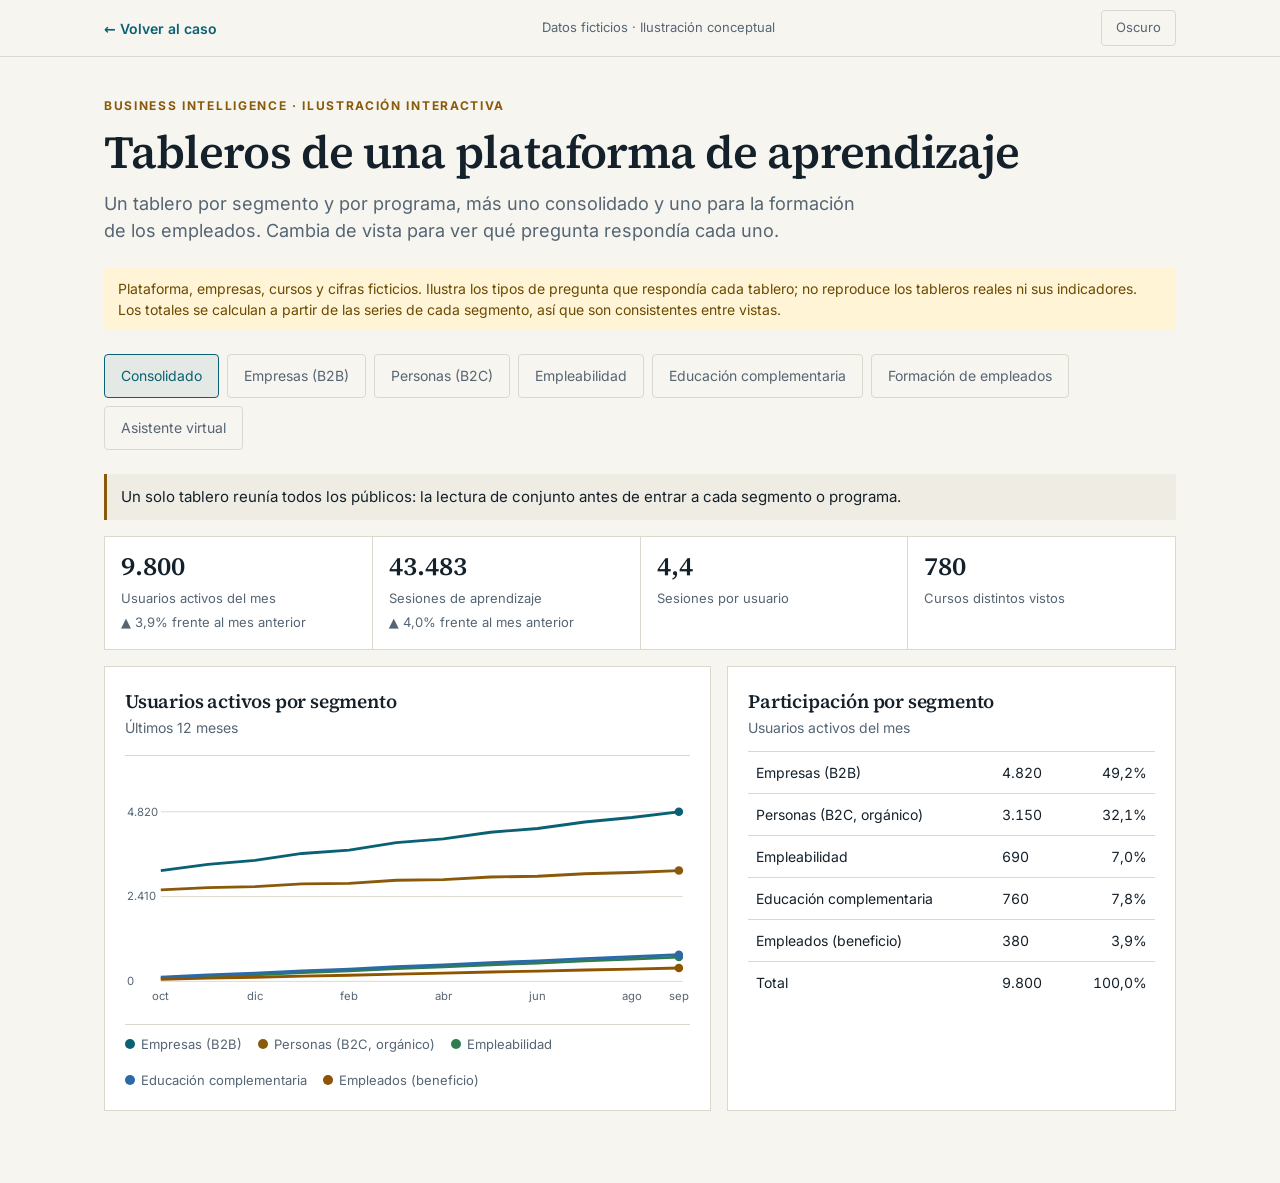
<file: demos/plataforma-aprendizaje.html>
<!doctype html>
<html lang="es">
<head>
<meta charset="utf-8">
<meta name="viewport" content="width=device-width,initial-scale=1">
<title>Tableros de una plataforma de aprendizaje · Ilustración con datos ficticios</title>
<meta name="description" content="Ilustración con datos ficticios de cómo se organizaban los tableros de una plataforma de aprendizaje por segmento y programa.">
<link rel="icon" href="data:image/svg+xml,%3Csvg xmlns='http://www.w3.org/2000/svg' viewBox='0 0 64 64'%3E%3Crect width='64' height='64' rx='8' fill='%230a6173'/%3E%3Ctext x='32' y='43' font-family='Georgia,serif' font-size='30' font-weight='700' text-anchor='middle' fill='%23fff'%3EJT%3C/text%3E%3C/svg%3E">
<link rel="stylesheet" href="demo-bar.css">
<link rel="stylesheet" href="demo.css">
<style>
  .l1 { stroke: var(--d-accent); fill: none; } .l2 { stroke: var(--d-gold); fill: none; }
  .l3 { stroke: var(--d-ok); fill: none; }      .l4 { stroke: var(--d-blue); fill: none; }
  .l5 { stroke: var(--d-warn); fill: none; }
  .c1 { fill: var(--d-accent); } .c2 { fill: var(--d-gold); } .c3 { fill: var(--d-ok); } .c4 { fill: var(--d-blue); } .c5 { fill: var(--d-warn); }
  .pl-intro { margin: 0 0 16px; padding: 12px 14px; border-left: 3px solid var(--d-gold); background: var(--d-surface2); font-size: 15px; }
  .pl-delta { font-size: 13px; color: var(--d-muted); display: block; margin-top: 4px; }
  .pl-bar { height: 8px; background: var(--d-surface2); border: 1px solid var(--d-line); margin-top: 6px; }
  .pl-bar i { display: block; height: 100%; background: var(--d-accent); }
  .num { text-align: right; font-variant-numeric: tabular-nums; }
  .dm-table td:last-child, .dm-table th:last-child { text-align: right; }
</style>
</head>
<body>
<header class="db"><div class="db-in">
  <a class="db-back" href="../casos/plataforma-virtual.html">← Volver al caso</a>
  <span class="db-tag">Datos ficticios · Ilustración conceptual</span>
  <button class="db-theme" id="theme-btn" type="button" aria-label="Cambiar entre modo claro y oscuro">Oscuro</button>
</div></header>

<main class="dm">
  <p class="dm-eyebrow">Business Intelligence · ilustración interactiva</p>
  <h1>Tableros de una plataforma de aprendizaje</h1>
  <p class="dm-lead">Un tablero por segmento y por programa, más uno consolidado y uno para la formación de los empleados. Cambia de vista para ver qué pregunta respondía cada uno.</p>
  <p class="dm-note">Plataforma, empresas, cursos y cifras ficticios. Ilustra los tipos de pregunta que respondía cada tablero; no reproduce los tableros reales ni sus indicadores. Los totales se calculan a partir de las series de cada segmento, así que son consistentes entre vistas.</p>

  <div class="dm-switch" id="tabs" role="group" aria-label="Tablero">
    <button type="button" data-k="total" aria-pressed="true">Consolidado</button>
    <button type="button" data-k="b2b" aria-pressed="false">Empresas (B2B)</button>
    <button type="button" data-k="b2c" aria-pressed="false">Personas (B2C)</button>
    <button type="button" data-k="emp" aria-pressed="false">Empleabilidad</button>
    <button type="button" data-k="edu" aria-pressed="false">Educación complementaria</button>
    <button type="button" data-k="staff" aria-pressed="false">Formación de empleados</button>
    <button type="button" data-k="bot" aria-pressed="false">Asistente virtual</button>
  </div>

  <p class="pl-intro" id="intro" aria-live="polite"></p>
  <section class="dm-kpis" id="kpis" aria-label="Indicadores"></section>

  <section class="dm-grid">
    <article class="dm-panel">
      <h3 id="chartTitle"></h3><small id="chartSub"></small>
      <div class="dm-chart" id="plot" role="img" aria-label="Gráfico de la vista seleccionada"></div>
      <div class="dm-legend" id="legend"></div>
    </article>
    <aside class="dm-panel">
      <h3 id="listTitle"></h3><small id="listSub"></small>
      <div class="dm-table-wrap"><table class="dm-table"><tbody id="rows"></tbody></table></div>
    </aside>
  </section>
</main>

<script>
const MES = ['oct', 'nov', 'dic', 'ene', 'feb', 'mar', 'abr', 'may', 'jun', 'jul', 'ago', 'sep'];
const W = [0, 18, -12, 25, -20, 30, -10, 22, -15, 12, -8, 0];            // ondulación fija
/* Segmentos: usuarios activos al mes (serie de 12 meses), con sesiones por usuario. */
const SEG = {
  b2b: { n: 'Empresas (B2B)', start: 3150, end: 4820, k: 4.42, c: 1 },
  b2c: { n: 'Personas (B2C, orgánico)', start: 2600, end: 3150, k: 4.10, c: 2 },
  emp: { n: 'Empleabilidad', start: 80, end: 690, k: 4.78, c: 3 },
  edu: { n: 'Educación complementaria', start: 120, end: 760, k: 5.40, c: 4 },
  staff: { n: 'Empleados (beneficio)', start: 60, end: 380, k: 4.90, c: 5 },
};
Object.values(SEG).forEach(s => {
  s.users = MES.map((_, i) => Math.round(s.start + (s.end - s.start) * i / 11 + W[i] * s.end / 4000));
  s.sess = s.users.map(u => Math.round(u * s.k));
});
const sum = a => a.reduce((x, y) => x + y, 0);
const TOT_USERS = MES.map((_, i) => sum(Object.values(SEG).map(s => s.users[i])));
const TOT_SESS = MES.map((_, i) => sum(Object.values(SEG).map(s => s.sess[i])));
const last = a => a[a.length - 1], prev = a => a[a.length - 2];
const n0 = n => Math.round(n).toLocaleString('es-CO');
const pc = (a, b) => (a / b * 100).toFixed(1).replace('.', ',') + '%';
const dl = a => { const d = last(a) / prev(a) - 1; return (d >= 0 ? '▲ ' : '▼ ') + Math.abs(d * 100).toFixed(1).replace('.', ',') + '% frente al mes anterior'; };
const kpi = (v, l, s) => `<div class="dm-kpi"><b>${v}</b><span>${l}</span>${s ? `<span class="pl-delta">${s}</span>` : ''}</div>`;

const CURSOS = ['Excel intermedio', 'Liderazgo de equipos', 'Atención al cliente', 'Introducción a la analítica', 'Inglés para el trabajo'];
const COMPL = ['Gestión del tiempo', 'Comunicación efectiva', 'Hoja de cálculo avanzada', 'Presentaciones con impacto', 'Pensamiento crítico'];
const TEMAS = ['Cómo retomar un curso', 'Recomendación de contenido', 'Certificados', 'Problemas de acceso', 'Dudas del contenido'];
function lista(titulo, items, pesos, total, resto, unidad) {
  // las filas suman exactamente el total
  const v = pesos.map(p => Math.round(total * p / 100));
  const rest = total - sum(v);
  return { t: titulo, rows: items.map((n, i) => [n, v[i]]).concat([[resto, rest]]), u: unidad };
}
const EMPRESAS = ['Grupo Alfa', 'Distribuidora Beta', 'Constructora Gama', 'Servicios Delta', 'Textiles Épsilon'];

function chartLines(series) {
  const w = 600, h = 250, p = 38;
  const max = Math.max(...series.flatMap(s => s.v)) * 1.1, x = i => p + i * (w - p - 12) / 11, y = v => h - 28 - v / max * (h - 52);
  let g = '';
  [0, .5, 1].forEach(f => { const v = max / 1.1 * f; g += `<line class="s-grid" x1="${p}" x2="${w - 8}" y1="${y(v)}" y2="${y(v)}"/><text class="t-mute" x="2" y="${y(v) + 4}">${n0(v)}</text>`; });
  MES.forEach((m, i) => { if (i % 2 === 0 || i === 11) g += `<text class="t-mute" x="${x(i)}" y="${h - 8}" text-anchor="middle">${m}</text>`; });
  series.forEach(s => {
    g += `<path class="l${s.c}" stroke-width="3" d="${s.v.map((v, i) => (i ? 'L' : 'M') + x(i) + ' ' + y(v)).join(' ')}"/>`;
    g += `<circle class="c${s.c}" cx="${x(11)}" cy="${y(last(s.v))}" r="4.5"/>`;
  });
  return `<svg viewBox="0 0 ${w} ${h}">${g}</svg>`;
}
function chartBars(items) {
  const max = Math.max(...items.map(i => i[1])), x0 = 190, wmax = 300;
  return `<svg viewBox="0 0 600 250">` + items.map((it, i) => {
    const y = 20 + i * 62, w = it[1] / max * wmax;
    return `<text class="t-text" x="2" y="${y + 17}">${it[0]}</text><rect class="c${it[2]}" x="${x0}" y="${y}" width="${w}" height="26"/><text class="t-text" x="${x0 + w + 8}" y="${y + 18}">${n0(it[1])}${it[3] ? ' · ' + it[3] : ''}</text>`;
  }).join('') + '</svg>';
}
const leg = a => a.map(s => `<span><i class="c${s.c}" style="background:var(--d-${['', 'accent', 'gold', 'ok', 'blue', 'warn'][s.c]})"></i>${s.n}</span>`).join('');

const VIEWS = {
  total() {
    const segs = Object.values(SEG);
    return { intro: 'Un solo tablero reunía todos los públicos: la lectura de conjunto antes de entrar a cada segmento o programa.',
      kpis: kpi(n0(last(TOT_USERS)), 'Usuarios activos del mes', dl(TOT_USERS)) + kpi(n0(last(TOT_SESS)), 'Sesiones de aprendizaje', dl(TOT_SESS)) +
        kpi((last(TOT_SESS) / last(TOT_USERS)).toFixed(1).replace('.', ','), 'Sesiones por usuario') + kpi('780', 'Cursos distintos vistos'),
      ct: 'Usuarios activos por segmento', cs: 'Últimos 12 meses', plot: chartLines(segs.map(s => ({ v: s.users, c: s.c, n: s.n }))), legend: leg(segs.map(s => ({ c: s.c, n: s.n }))),
      lt: 'Participación por segmento', ls: 'Usuarios activos del mes',
      rows: segs.map(s => [s.n, n0(last(s.users)), pc(last(s.users), last(TOT_USERS))]).concat([['Total', n0(last(TOT_USERS)), '100,0%']]) };
  },
  b2b() {
    const s = SEG.b2b, u = last(s.users), top = [820, 690, 540, 455, 390], rest = u - sum(top);
    return { intro: 'Métricas del segmento empresas: cuántas empresas, cuántos usuarios, qué usos y qué cursos.',
      kpis: kpi('46', 'Empresas con usuarios activos') + kpi(n0(u), 'Usuarios activos del mes', dl(s.users)) + kpi(n0(last(s.sess)), 'Sesiones de aprendizaje', dl(s.sess)) + kpi(n0(u / 46), 'Usuarios activos por empresa'),
      ct: 'Usuarios activos de empresas', cs: 'Últimos 12 meses', plot: chartLines([{ v: s.users, c: 1, n: s.n }]), legend: '',
      lt: 'Empresas con más usuarios activos', ls: 'Las filas suman el total del segmento',
      rows: EMPRESAS.map((e, i) => [e, n0(top[i]), pc(top[i], u)]).concat([['Otras 41 empresas', n0(rest), pc(rest, u)]]) };
  },
  b2c() {
    const s = SEG.b2c, ses = last(s.sess), L = lista('', CURSOS, [22, 18, 17, 13, 10], ses, 'Otros cursos');
    return { intro: 'Las mismas métricas para el segmento personas (orgánico): usuarios, usos y cursos.',
      kpis: kpi(n0(last(s.users)), 'Usuarios activos del mes', dl(s.users)) + kpi(n0(ses), 'Sesiones de aprendizaje', dl(s.sess)) + kpi('4,1', 'Sesiones por usuario') + kpi('540', 'Cursos distintos vistos'),
      ct: 'Usuarios activos de personas', cs: 'Últimos 12 meses', plot: chartLines([{ v: s.users, c: 2, n: s.n }]), legend: '',
      lt: 'Cursos con más sesiones', ls: 'Las filas suman las sesiones del segmento', rows: L.rows.map(r => [r[0], n0(r[1]), pc(r[1], ses)]) };
  },
  emp() {
    const s = SEG.emp, ses = last(s.sess), L = lista('', CURSOS, [26, 20, 15, 12, 9], ses, 'Otros cursos');
    return { intro: 'Programa del área de empleo: cursos de la plataforma para personas en ruta de empleabilidad.',
      kpis: kpi('1.800', 'Personas en ruta de empleabilidad') + kpi('1.150', 'Con acceso activado', pc(1150, 1800) + ' de la ruta') + kpi(n0(last(s.users)), 'Activas en el mes', pc(last(s.users), 1150) + ' de las activadas') + kpi(n0(ses), 'Sesiones de aprendizaje', dl(s.sess)),
      ct: 'Del acceso al uso', cs: 'Personas en cada etapa', plot: chartBars([['En la ruta', 1800, 3], ['Acceso activado', 1150, 3, pc(1150, 1800)], ['Activas en el mes', last(s.users), 3, pc(last(s.users), 1150)]]), legend: '',
      lt: 'Cursos con más sesiones', ls: 'Las filas suman las sesiones del programa', rows: L.rows.map(r => [r[0], n0(r[1]), pc(r[1], ses)]) };
  },
  edu() {
    const s = SEG.edu, ses = last(s.sess), L = lista('', COMPL, [24, 21, 17, 12, 9], ses, 'Otros cursos');
    return { intro: 'Estrategia para quienes compraban un curso: tenían derecho a ver otros que complementaban lo adquirido.',
      kpis: kpi('2.400', 'Personas con derecho al beneficio') + kpi('1.010', 'Beneficio activado', pc(1010, 2400) + ' de quienes tenían derecho') + kpi(n0(last(s.users)), 'Activas en el mes', pc(last(s.users), 1010) + ' de las activadas') + kpi(n0(ses), 'Sesiones de aprendizaje', dl(s.sess)),
      ct: 'Del derecho al uso', cs: 'Personas en cada etapa', plot: chartBars([['Con derecho al beneficio', 2400, 4], ['Beneficio activado', 1010, 4, pc(1010, 2400)], ['Activas en el mes', last(s.users), 4, pc(last(s.users), 1010)]]), legend: '',
      lt: 'Cursos complementarios más vistos', ls: 'Las filas suman las sesiones del programa', rows: L.rows.map(r => [r[0], n0(r[1]), pc(r[1], ses)]) };
  },
  staff() {
    const s = SEG.staff, part = 3480, L = lista('', ['Seguridad y salud en el trabajo', 'Protección de datos personales', 'Prevención del acoso laboral', 'Código de conducta', 'Primeros auxilios'], [22, 18, 15, 12, 9], part, 'Otros cursos');
    return { intro: 'La plataforma de formación de los empleados: cursos de ley y organizacionales, con acceso a los cursos de la plataforma de aprendizaje como beneficio.',
      kpis: kpi('3.200', 'Empleados con acceso') + kpi('1.450', 'Activos en el mes', pc(1450, 3200) + ' de quienes tienen acceso') + kpi(n0(part), 'Participaciones en cursos del mes') + kpi(n0(last(s.users)), 'Usaron cursos del catálogo como beneficio', pc(last(s.users), 1450) + ' de los activos'),
      ct: 'Personas por tipo de curso', cs: 'Una persona puede participar en más de un tipo', plot: chartBars([['Cursos de ley', 1120, 1], ['Cursos organizacionales', 740, 2], ['Catálogo como beneficio', last(s.users), 5]]), legend: '',
      lt: 'Cursos con más participaciones', ls: 'Las filas suman las participaciones del mes', rows: L.rows.map(r => [r[0], n0(r[1]), pc(r[1], part)]) };
  },
  bot() {
    const conv = MES.map((_, i) => Math.round(900 + (5900 - 900) * i / 11 + W[i] * 1.2)), c = last(conv), L = lista('', TEMAS, [27, 22, 14, 11, 9], c, 'Otros temas');
    return { intro: 'Un asistente virtual dentro de la plataforma: también se medía su uso.',
      kpis: kpi('1.640', 'Usuarios que usaron el asistente', pc(1640, last(TOT_USERS)) + ' de los usuarios activos') + kpi(n0(c), 'Conversaciones', dl(conv)) + kpi((c / 1640).toFixed(1).replace('.', ','), 'Conversaciones por usuario') + kpi('5', 'Temas principales'),
      ct: 'Conversaciones con el asistente', cs: 'Últimos 12 meses', plot: chartLines([{ v: conv, c: 1, n: 'Conversaciones' }]), legend: '',
      lt: 'Temas más consultados', ls: 'Las filas suman las conversaciones del mes', rows: L.rows.map(r => [r[0], n0(r[1]), pc(r[1], c)]) };
  },
};
const $ = id => document.getElementById(id);
function render(k) {
  const v = VIEWS[k]();
  $('intro').textContent = v.intro; $('kpis').innerHTML = v.kpis; $('chartTitle').textContent = v.ct; $('chartSub').textContent = v.cs;
  $('plot').innerHTML = v.plot; $('legend').innerHTML = v.legend; $('listTitle').textContent = v.lt; $('listSub').textContent = v.ls;
  $('rows').innerHTML = v.rows.map(r => `<tr><td>${r[0]}</td><td class="num">${r[1]}</td>${r[2] ? `<td class="num">${r[2]}</td>` : ''}</tr>`).join('');
}
document.querySelectorAll('#tabs button').forEach(b => b.addEventListener('click', () => {
  document.querySelectorAll('#tabs button').forEach(x => x.setAttribute('aria-pressed', 'false'));
  b.setAttribute('aria-pressed', 'true'); render(b.dataset.k);
}));
render('total');
</script>
<script src="../assets/js/main.js"></script>
</body>
</html>
</file>
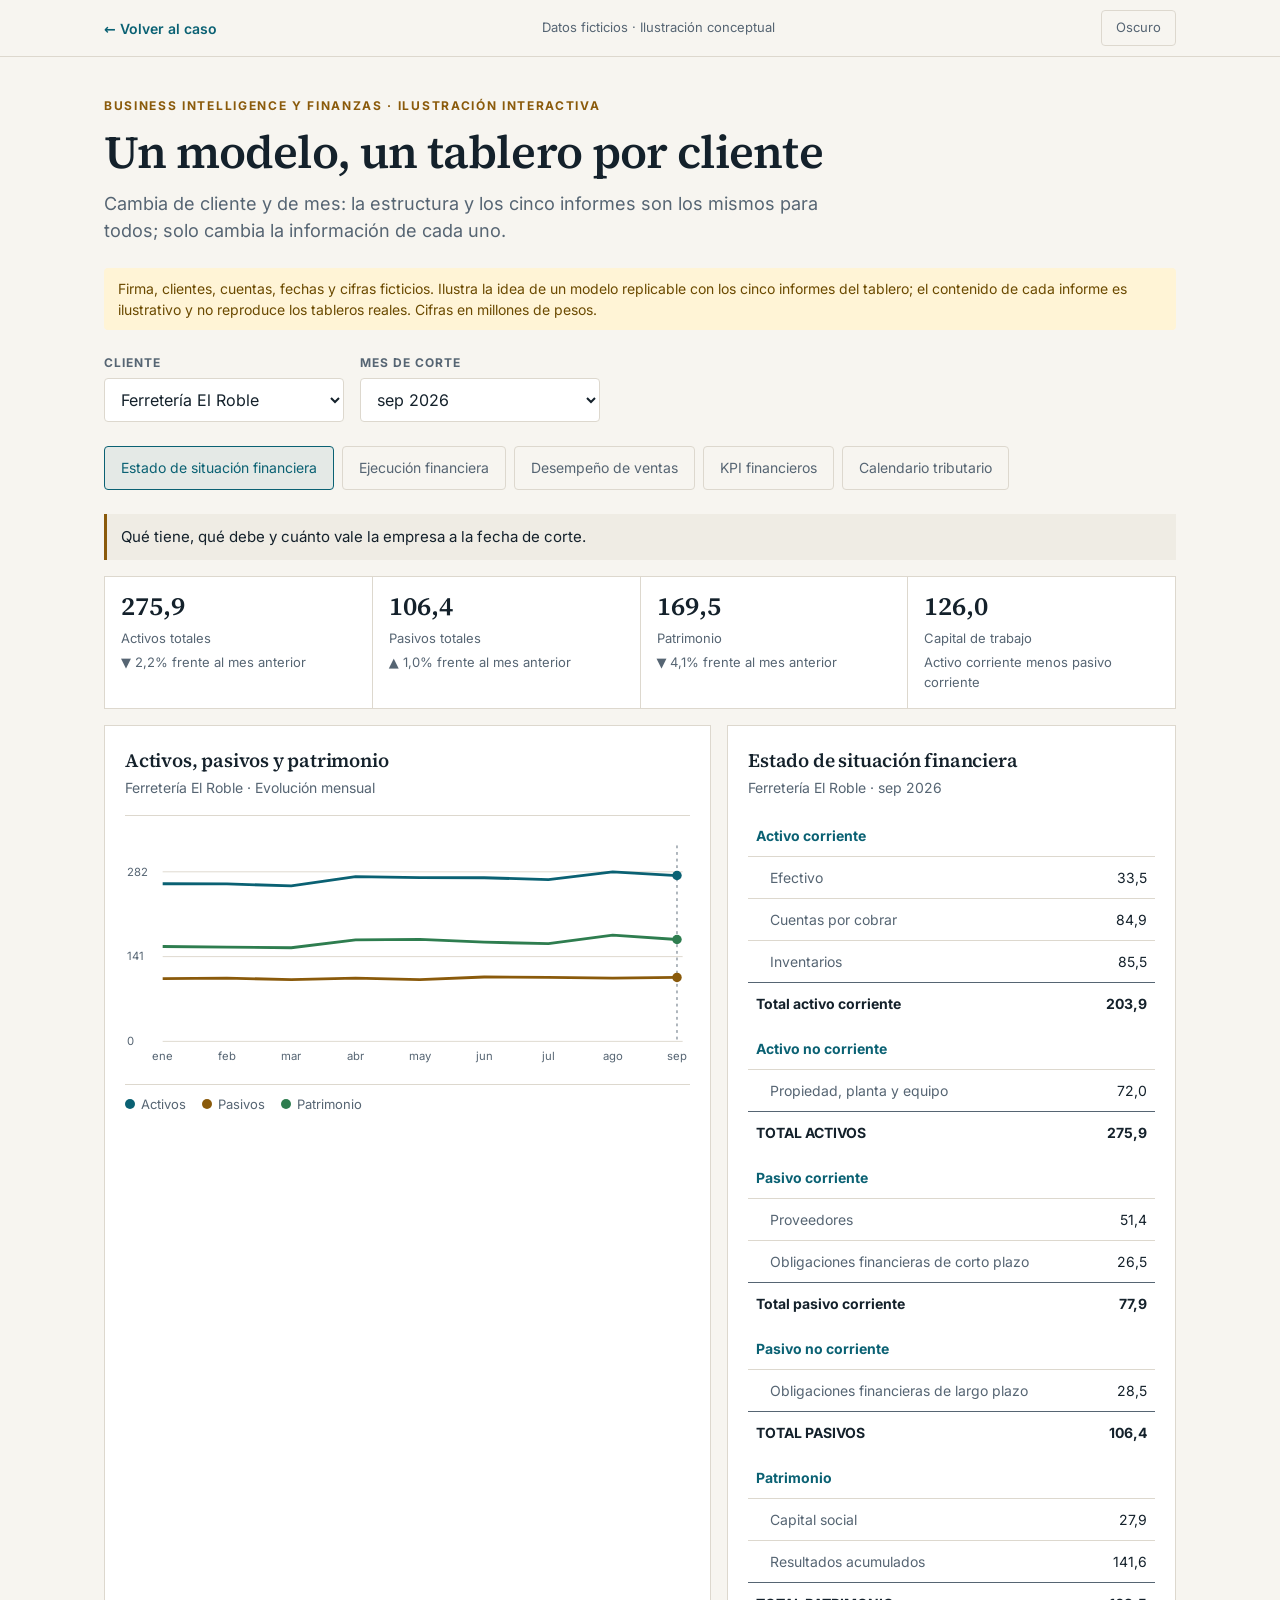
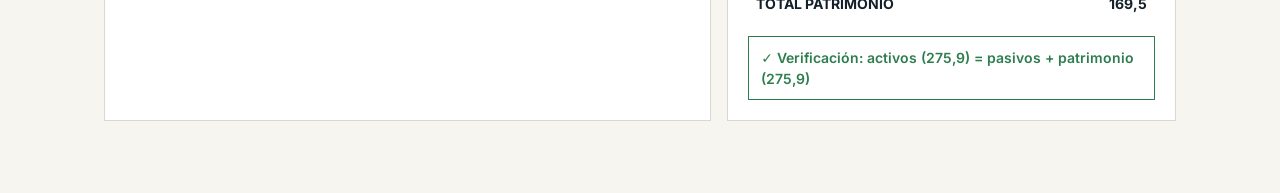
<file: demos/situacion-financiera.html>
<!doctype html>
<html lang="es">
<head>
<meta charset="utf-8">
<meta name="viewport" content="width=device-width,initial-scale=1">
<title>Un modelo, un tablero por cliente · Ilustración con datos ficticios</title>
<meta name="description" content="Ilustración con datos ficticios de cómo un mismo modelo de datos atiende a varios clientes con cinco informes financieros para cada uno.">
<link rel="icon" href="data:image/svg+xml,%3Csvg xmlns='http://www.w3.org/2000/svg' viewBox='0 0 64 64'%3E%3Crect width='64' height='64' rx='8' fill='%230a6173'/%3E%3Ctext x='32' y='43' font-family='Georgia,serif' font-size='30' font-weight='700' text-anchor='middle' fill='%23fff'%3EJT%3C/text%3E%3C/svg%3E">
<link rel="stylesheet" href="demo-bar.css">
<link rel="stylesheet" href="demo.css">
<style>
  .sf-ctrl { display: flex; flex-wrap: wrap; gap: 16px; margin: 24px 0 8px; }
  .sf-ctrl label { display: block; font-size: 12px; font-weight: 700; letter-spacing: .08em; text-transform: uppercase; color: var(--d-muted); margin-bottom: 6px; }
  .sf-ctrl select { font: inherit; font-size: 16px; color: var(--d-text); background: var(--d-surface); border: 1px solid var(--d-line); border-radius: 4px; min-height: 44px; padding: 0 12px; min-width: 240px; }
  .l1 { stroke: var(--d-accent); fill: none; } .l2 { stroke: var(--d-gold); fill: none; } .l3 { stroke: var(--d-ok); fill: none; }
  .c1 { fill: var(--d-accent); } .c2 { fill: var(--d-gold); } .c3 { fill: var(--d-ok); } .c4 { fill: var(--d-err); }
  .sf-delta { display: block; margin-top: 4px; font-size: 13px; color: var(--d-muted); }
  .sf-table td.sub { color: var(--d-muted); padding-left: 22px; }
  .sf-table tr.tot td { font-weight: 700; border-top: 1px solid var(--d-muted); }
  .sf-table tr.grp td { font-weight: 700; color: var(--d-accent); padding-top: 14px; border-top: 0; }
  .sf-table td { white-space: normal; }
  .sf-check { margin-top: 12px; padding: 10px 12px; border: 1px solid var(--d-ok); color: var(--d-ok); font-size: 14px; font-weight: 600; }
  .sf-intro { margin: 8px 0 16px; padding: 12px 14px; border-left: 3px solid var(--d-gold); background: var(--d-surface2); font-size: 15px; }
  .sf-state { font-size: 12px; font-weight: 600; padding: 2px 8px; border: 1px solid; border-radius: 999px; white-space: nowrap; }
  .st-v { color: var(--d-err); border-color: var(--d-err); } .st-p { color: var(--d-warn); border-color: var(--d-warn); } .st-f { color: var(--d-muted); border-color: var(--d-line); }
</style>
</head>
<body>
<header class="db"><div class="db-in">
  <a class="db-back" href="../casos/modelo-financiero-replicable.html">← Volver al caso</a>
  <span class="db-tag">Datos ficticios · Ilustración conceptual</span>
  <button class="db-theme" id="theme-btn" type="button" aria-label="Cambiar entre modo claro y oscuro">Oscuro</button>
</div></header>

<main class="dm">
  <p class="dm-eyebrow">Business Intelligence y finanzas · ilustración interactiva</p>
  <h1>Un modelo, un tablero por cliente</h1>
  <p class="dm-lead">Cambia de cliente y de mes: la estructura y los cinco informes son los mismos para todos; solo cambia la información de cada uno.</p>
  <p class="dm-note">Firma, clientes, cuentas, fechas y cifras ficticios. Ilustra la idea de un modelo replicable con los cinco informes del tablero; el contenido de cada informe es ilustrativo y no reproduce los tableros reales. Cifras en millones de pesos.</p>

  <div class="sf-ctrl">
    <div><label for="cli">Cliente</label><select id="cli"></select></div>
    <div><label for="mes">Mes de corte</label><select id="mes"></select></div>
  </div>
  <div class="dm-switch" id="tabs" role="group" aria-label="Informe">
    <button type="button" data-k="sit" aria-pressed="true">Estado de situación financiera</button>
    <button type="button" data-k="eje" aria-pressed="false">Ejecución financiera</button>
    <button type="button" data-k="ven" aria-pressed="false">Desempeño de ventas</button>
    <button type="button" data-k="kpi" aria-pressed="false">KPI financieros</button>
    <button type="button" data-k="cal" aria-pressed="false">Calendario tributario</button>
  </div>
  <p class="sf-intro" id="intro" aria-live="polite"></p>
  <section class="dm-kpis" id="kpis" aria-label="Indicadores"></section>
  <section class="dm-grid">
    <article class="dm-panel">
      <h3 id="chartT"></h3><small id="chartS"></small>
      <div class="dm-chart" id="plot" role="img" aria-label="Gráfico del informe seleccionado"></div>
      <div class="dm-legend" id="legend"></div>
    </article>
    <aside class="dm-panel">
      <h3 id="tblT"></h3><small id="tblS"></small>
      <div class="dm-table-wrap"><table class="dm-table sf-table"><tbody id="rows"></tbody></table></div>
      <div class="sf-check" id="check" hidden></div>
    </aside>
  </section>
</main>

<script>
/* Datos ficticios con semilla fija. Todos los clientes usan EL MISMO modelo de cuentas.
   - Patrimonio = activos - pasivos, así la ecuación contable cuadra por construcción.
   - Utilidad = ingresos - costos - gastos. Ventas = ingresos. Todos los informes salen de los mismos datos. */
const MESES = ['ene', 'feb', 'mar', 'abr', 'may', 'jun', 'jul', 'ago', 'sep'];
const MESES12 = ['enero', 'febrero', 'marzo', 'abril', 'mayo', 'junio', 'julio', 'agosto', 'septiembre', 'octubre', 'noviembre', 'diciembre'];
const CLIENTES = [
  { n: 'Ferretería El Roble', s: 310, w: [.10, .24, .26, .24, .15, .08, .10, .09], cm: .68, gm: .20, lin: ['Herramientas', 'Materiales', 'Pinturas'], seed: 11 },
  { n: 'Clínica Dental Sonrisa', s: 140, w: [.18, .20, .04, .40, .12, .08, .14, .10], cm: .30, gm: .48, lin: ['Consultas', 'Ortodoncia', 'Estética'], seed: 23 },
  { n: 'Transportes Andes', s: 520, w: [.08, .22, .03, .46, .13, .09, .17, .10], cm: .62, gm: .27, lin: ['Carga nacional', 'Carga urbana', 'Alquiler'], seed: 37 },
  { n: 'Panadería La Espiga', s: 95, w: [.14, .08, .20, .30, .14, .07, .10, .12], cm: .55, gm: .31, lin: ['Pan', 'Pastelería', 'Cafetería'], seed: 41 },
  { n: 'Constructora Horizonte', s: 840, w: [.07, .26, .22, .20, .20, .12, .13, .12], cm: .72, gm: .17, lin: ['Obra civil', 'Acabados', 'Interventoría'], seed: 59 },
  { n: 'Agencia Brújula', s: 70, w: [.22, .30, .00, .12, .12, .06, .03, .08], cm: .25, gm: .55, lin: ['Campañas', 'Contenido', 'Medios'], seed: 67 },
];
function rnd(seed) { let a = seed >>> 0; return () => { a |= 0; a = a + 0x6D2B79F5 | 0; let t = Math.imul(a ^ a >>> 15, 1 | a); t = t + Math.imul(t ^ t >>> 7, 61 | t) ^ t; return ((t ^ t >>> 14) >>> 0) / 4294967296; }; }
const r1 = x => Math.round(x * 10) / 10;
CLIENTES.forEach(c => {
  const R = rnd(c.seed);
  c.m = MESES.map((_, i) => {
    const g = 1 + i * 0.012, v = k => r1(c.s * c.w[k] * g * (1 + (R() - .5) * 0.16));
    const o = { efectivo: v(0), cxc: v(1), inv: v(2), ppe: r1(c.s * c.w[3] * (1 - i * 0.004)), prov: v(4), ocp: v(5), olp: r1(c.s * c.w[6] * (1 - i * 0.01)), capital: r1(c.s * c.w[7]) };
    o.ac = r1(o.efectivo + o.cxc + o.inv); o.ta = r1(o.ac + o.ppe);
    o.pc = r1(o.prov + o.ocp); o.tp = r1(o.pc + o.olp);
    o.pat = r1(o.ta - o.tp); o.res = r1(o.pat - o.capital);
    // estado de resultados del mes
    o.ing = r1(c.s * 0.21 * g * (1 + (R() - .5) * 0.18));
    o.cos = r1(o.ing * c.cm * (1 + (R() - .5) * 0.06)); o.gas = r1(o.ing * c.gm * (1 + (R() - .5) * 0.06));
    o.uti = r1(o.ing - o.cos - o.gas);
    // ventas por línea (suman exactamente los ingresos)
    const a = r1(o.ing * 0.5), b = r1(o.ing * 0.3); o.lin = [a, b, r1(o.ing - a - b)];
    return o;
  });
});
const fm = n => n.toLocaleString('es-CO', { minimumFractionDigits: 1, maximumFractionDigits: 1 });
const pct = n => (n * 100).toFixed(1).replace('.', ',') + '%';
const $ = id => document.getElementById(id);
const delta = (a, b) => { const d = a / b - 1; return (d >= 0 ? '▲ ' : '▼ ') + Math.abs(d * 100).toFixed(1).replace('.', ',') + '% frente al mes anterior'; };
const kp = (v, l, s) => `<div class="dm-kpi"><b>${v}</b><span>${l}</span>${s ? `<span class="sf-delta">${s}</span>` : ''}</div>`;
const W = 600, H = 250;
function lines(c, k, series) {
  const p = 40, max = Math.max(...series.flatMap(s => c.m.map(m => m[s[0]]))) * 1.1, x = i => p + i * (W - p - 14) / 8, y = v => H - 28 - v / max * (H - 52);
  let g = '';
  [0, .5, 1].forEach(f => { const v = max / 1.1 * f; g += `<line class="s-grid" x1="${p}" x2="${W - 8}" y1="${y(v)}" y2="${y(v)}"/><text class="t-mute" x="2" y="${y(v) + 4}">${Math.round(v)}</text>`; });
  MESES.forEach((m, i) => { g += `<text class="t-mute" x="${x(i)}" y="${H - 8}" text-anchor="middle">${m}</text>`; });
  g += `<line class="s-axis" x1="${x(k)}" x2="${x(k)}" y1="14" y2="${H - 28}" stroke-dasharray="3 4"/>`;
  series.forEach(([key, cl]) => { g += `<path class="l${cl}" stroke-width="3" d="${c.m.map((m, i) => (i ? 'L' : 'M') + x(i) + ' ' + y(m[key])).join(' ')}"/><circle class="c${cl}" cx="${x(k)}" cy="${y(c.m[k][key])}" r="5"/>`; });
  return `<svg viewBox="0 0 ${W} ${H}">${g}</svg>`;
}
function bars(c, k, key, cls) {
  const p = 40, max = Math.max(...c.m.map(m => m[key])) * 1.12, bw = 36, x = i => p + 8 + i * (W - p - 20) / 9, y = v => H - 28 - v / max * (H - 52);
  let g = [0, .5, 1].map(f => { const v = max / 1.12 * f; return `<line class="s-grid" x1="${p}" x2="${W - 8}" y1="${y(v)}" y2="${y(v)}"/><text class="t-mute" x="2" y="${y(v) + 4}">${Math.round(v)}</text>`; }).join('');
  c.m.forEach((m, i) => { g += `<rect class="${i === k ? 'c1' : 'f-mute'}" x="${x(i)}" y="${y(m[key])}" width="${bw}" height="${H - 28 - y(m[key])}"/><text class="t-mute" x="${x(i) + bw / 2}" y="${H - 8}" text-anchor="middle">${MESES[i]}</text>`; });
  return `<svg viewBox="0 0 ${W} ${H}">${g}</svg>`;
}
const row = (t, v, cls, sub, txt) => `<tr class="${cls || ''}"><td class="${sub ? 'sub' : ''}">${t}</td><td style="text-align:right">${v === '' ? '' : (txt ? v : fm(v))}</td></tr>`;
const LEG = { sit: [['accent', 'Activos'], ['gold', 'Pasivos'], ['ok', 'Patrimonio']], eje: [['accent', 'Ingresos'], ['gold', 'Costos y gastos'], ['ok', 'Utilidad']] };
const legend = a => a.map(([c, t]) => `<span><i style="background:var(--d-${c})"></i>${t}</span>`).join('');

const V = {
  sit(c, k, m, p) {
    return { intro: 'Qué tiene, qué debe y cuánto vale la empresa a la fecha de corte.',
      kpis: kp(fm(m.ta), 'Activos totales', k ? delta(m.ta, p.ta) : '') + kp(fm(m.tp), 'Pasivos totales', k ? delta(m.tp, p.tp) : '') + kp(fm(m.pat), 'Patrimonio', k ? delta(m.pat, p.pat) : '') + kp(fm(m.ac - m.pc), 'Capital de trabajo', 'Activo corriente menos pasivo corriente'),
      ct: 'Activos, pasivos y patrimonio', cs: 'Evolución mensual', plot: lines(c, k, [['ta', 1], ['tp', 2], ['pat', 3]]), legend: legend(LEG.sit), tt: 'Estado de situación financiera', ts: c.n + ' · ' + MESES[k] + ' 2026',
      rows: row('Activo corriente', '', 'grp') + row('Efectivo', m.efectivo, '', 1) + row('Cuentas por cobrar', m.cxc, '', 1) + row('Inventarios', m.inv, '', 1) + row('Total activo corriente', m.ac, 'tot') +
        row('Activo no corriente', '', 'grp') + row('Propiedad, planta y equipo', m.ppe, '', 1) + row('TOTAL ACTIVOS', m.ta, 'tot') +
        row('Pasivo corriente', '', 'grp') + row('Proveedores', m.prov, '', 1) + row('Obligaciones financieras de corto plazo', m.ocp, '', 1) + row('Total pasivo corriente', m.pc, 'tot') +
        row('Pasivo no corriente', '', 'grp') + row('Obligaciones financieras de largo plazo', m.olp, '', 1) + row('TOTAL PASIVOS', m.tp, 'tot') +
        row('Patrimonio', '', 'grp') + row('Capital social', m.capital, '', 1) + row('Resultados acumulados', m.res, '', 1) + row('TOTAL PATRIMONIO', m.pat, 'tot'),
      check: (Math.abs(m.ta - (m.tp + m.pat)) < 0.05 ? '✓ ' : '✗ ') + 'Verificación: activos (' + fm(m.ta) + ') = pasivos + patrimonio (' + fm(r1(m.tp + m.pat)) + ')' };
  },
  eje(c, k, m, p) {
    return { intro: 'Cuánto entró, cuánto costó operar y cuánto quedó de utilidad en el mes.',
      kpis: kp(fm(m.ing), 'Ingresos del mes', k ? delta(m.ing, p.ing) : '') + kp(fm(m.cos), 'Costos') + kp(fm(m.gas), 'Gastos') + kp(fm(m.uti), 'Utilidad del mes', 'Margen neto: ' + pct(m.uti / m.ing)),
      ct: 'Ingresos, costos y gastos, y utilidad', cs: 'Evolución mensual', plot: lines(c, k, [['ing', 1], ['cgm', 2], ['uti', 3]]), legend: legend(LEG.eje), tt: 'Resultado del mes', ts: c.n + ' · ' + MESES[k] + ' 2026',
      rows: row('Ingresos', m.ing, 'tot') + row('Costos', m.cos, '', 1) + row('Utilidad bruta', r1(m.ing - m.cos), 'tot') + row('Gastos', m.gas, '', 1) + row('UTILIDAD DEL MES', m.uti, 'tot'),
      check: (Math.abs(m.ing - m.cos - m.gas - m.uti) < 0.15 ? '✓ ' : '✗ ') + 'Verificación: ingresos − costos − gastos = utilidad' };
  },
  ven(c, k, m, p) {
    const acum = r1(c.m.slice(0, k + 1).reduce((a, x) => a + x.ing, 0));
    return { intro: 'Cuánto se vende, cómo evoluciona y qué línea lo explica.',
      kpis: kp(fm(m.ing), 'Ventas del mes', k ? delta(m.ing, p.ing) : '') + kp(fm(acum), 'Ventas acumuladas del año') + kp(fm(r1(acum / (k + 1))), 'Promedio mensual') + kp(c.lin[m.lin.indexOf(Math.max(...m.lin))], 'Línea que más vende', pct(Math.max(...m.lin) / m.ing) + ' de las ventas'),
      ct: 'Ventas por mes', cs: 'El mes de corte está resaltado · millones de pesos', plot: bars(c, k, 'ing'), legend: '', tt: 'Ventas por línea', ts: c.n + ' · ' + MESES[k] + ' 2026',
      rows: m.lin.map((v, i) => row(c.lin[i], fm(v) + ' · ' + pct(v / m.ing), '', 1, 1)).join('') + row('TOTAL VENTAS', m.ing, 'tot'),
      check: (Math.abs(sumArr(m.lin) - m.ing) < 0.15 ? '✓ ' : '✗ ') + 'Verificación: las líneas suman las ventas del mes' };
  },
  kpi(c, k, m, p) {
    const ra = x => x.ac / x.pc, mb = x => (x.ing - x.cos) / x.ing, mn = x => x.uti / x.ing, en = x => x.tp / x.ta, pa = x => (x.ac - x.inv) / x.pc;
    const d = (f) => k ? (f(m) >= f(p) ? '▲' : '▼') + ' frente al mes anterior' : '';
    return { intro: 'Cinco números para leer la salud financiera de un vistazo.',
      kpis: kp(ra(m).toFixed(2).replace('.', ','), 'Razón corriente', d(ra)) + kp(pct(en(m)), 'Endeudamiento', d(en)) + kp(pct(mb(m)), 'Margen bruto', d(mb)) + kp(pct(mn(m)), 'Margen neto', d(mn)),
      ct: 'Márgenes por mes', cs: 'Margen bruto y margen neto', plot: marginChart(c, k), legend: legend([['accent', 'Margen bruto'], ['ok', 'Margen neto']]), tt: 'Cómo se calcula cada indicador', ts: c.n + ' · ' + MESES[k] + ' 2026',
      rows: row('Razón corriente = activo corriente / pasivo corriente', ra(m).toFixed(2).replace('.', ','), '', 1, 1) + row('Prueba ácida = (activo corriente − inventarios) / pasivo corriente', pa(m).toFixed(2).replace('.', ','), '', 1, 1) +
        row('Endeudamiento = pasivos / activos', pct(en(m)), '', 1, 1) + row('Margen bruto = utilidad bruta / ingresos', pct(mb(m)), '', 1, 1) + row('Margen neto = utilidad / ingresos', pct(mn(m)), '', 1, 1), check: '' };
  },
  cal(c, k, m) {
    const corte = new Date(2026, k + 1, 0), it = [];
    for (let i = 0; i < 12; i++) it.push({ o: 'Retención en la fuente de ' + MESES12[i], f: new Date(2026, i + 1, 12) });
    for (let i = 1; i < 12; i += 2) it.push({ o: 'IVA de ' + MESES12[i - 1] + ' y ' + MESES12[i], f: new Date(2026, i + 1, 14) });
    it.push({ o: 'Impuesto de industria y comercio (anual)', f: new Date(2026, 2, 31) });
    const dias = x => Math.round((x.f - corte) / 864e5);
    const lista = it.filter(x => dias(x) >= -30 && dias(x) <= 75).sort((a, b) => a.f - b.f);
    const est = x => dias(x) < 0 ? ['Pasada', 'st-v'] : (dias(x) <= 30 ? ['Próxima', 'st-p'] : ['Futura', 'st-f']);
    const ct = n => lista.filter(x => est(x)[0] === n).length;
    return { intro: 'Qué obligaciones tributarias vencen y cuáles se acercan. Las fechas de la ilustración son ficticias: las reales dependen de cada contribuyente.',
      kpis: kp(ct('Pasada'), 'Fechas pasadas (últimos 30 días)') + kp(ct('Próxima'), 'Próximas (30 días)') + kp(ct('Futura'), 'Futuras (hasta 75 días)') + kp(corte.toLocaleDateString('es-CO', { day: 'numeric', month: 'short', year: 'numeric' }), 'Fecha de corte'),
      ct: 'Obligaciones por vencimiento', cs: 'Días desde la fecha de corte', plot: calChart(lista, dias, est), legend: '', tt: 'Calendario', ts: c.n + ' · corte: ' + MESES[k] + ' 2026',
      rows: lista.map(x => `<tr><td>${x.o}<br><small style="color:var(--d-muted)">${x.f.toLocaleDateString('es-CO', { day: 'numeric', month: 'long', year: 'numeric' })}</small></td><td style="text-align:right"><span class="sf-state ${est(x)[1]}">${est(x)[0]}</span></td></tr>`).join(''), check: '' };
  },
};
const sumArr = a => a.reduce((x, y) => x + y, 0);
function marginChart(c, k) {
  const p = 40, mb = c.m.map(m => (m.ing - m.cos) / m.ing * 100), mn = c.m.map(m => m.uti / m.ing * 100), max = Math.max(...mb) * 1.1, x = i => p + i * (W - p - 14) / 8, y = v => H - 28 - v / max * (H - 52);
  let g = [0, .5, 1].map(f => { const v = max / 1.1 * f; return `<line class="s-grid" x1="${p}" x2="${W - 8}" y1="${y(v)}" y2="${y(v)}"/><text class="t-mute" x="2" y="${y(v) + 4}">${Math.round(v)}%</text>`; }).join('');
  MESES.forEach((m, i) => { g += `<text class="t-mute" x="${x(i)}" y="${H - 8}" text-anchor="middle">${m}</text>`; });
  g += `<line class="s-axis" x1="${x(k)}" x2="${x(k)}" y1="14" y2="${H - 28}" stroke-dasharray="3 4"/>`;
  [[mb, 1], [mn, 3]].forEach(([s, cl]) => { g += `<path class="l${cl}" stroke-width="3" d="${s.map((v, i) => (i ? 'L' : 'M') + x(i) + ' ' + y(v)).join(' ')}"/><circle class="c${cl}" cx="${x(k)}" cy="${y(s[k])}" r="5"/>`; });
  return `<svg viewBox="0 0 ${W} ${H}">${g}</svg>`;
}
function calChart(lista, dias, est) {
  if (!lista.length) return '<svg viewBox="0 0 600 250"><text class="t-text" x="20" y="40">Sin obligaciones en la ventana.</text></svg>';
  const n = lista.length, rh = Math.min(30, 220 / n), cl = { Pasada: 'c4', Próxima: 'c2', Futura: 'f-mute' };
  return `<svg viewBox="0 0 600 250">` + lista.slice(0, 8).map((x, i) => { const d = dias(x), e = est(x)[0], w = Math.max(Math.abs(d) / 75 * 300, 4); return `<text class="t-text" x="2" y="${20 + i * 30 + 14}">${x.o.length > 30 ? x.o.slice(0, 29) + '…' : x.o}</text><rect class="${cl[e]}" x="${d < 0 ? 400 - w : 400}" y="${20 + i * 30}" width="${w}" height="18"/><text class="t-mute" x="${d < 0 ? 400 - w - 6 : 406 + w}" y="${20 + i * 30 + 14}" text-anchor="${d < 0 ? 'end' : 'start'}">${d} d</text>`; }).join('') + `<line class="s-axis" x1="400" x2="400" y1="10" y2="245"/></svg>`;
}
let tab = 'sit';
function render() {
  const c = CLIENTES[+$('cli').value], k = +$('mes').value, m = c.m[k], p = c.m[Math.max(k - 1, 0)];
  if (tab === 'eje') m.cgm = r1(m.cos + m.gas);
  c.m.forEach(x => { x.cgm = r1(x.cos + x.gas); });
  const v = V[tab](c, k, m, p);
  $('intro').textContent = v.intro; $('kpis').innerHTML = v.kpis; $('chartT').textContent = v.ct; $('chartS').textContent = c.n + ' · ' + v.cs; $('plot').innerHTML = v.plot; $('legend').innerHTML = v.legend;
  $('tblT').textContent = v.tt; $('tblS').textContent = v.ts; $('rows').innerHTML = v.rows;
  const ck = $('check'); ck.hidden = !v.check; ck.textContent = v.check || '';
}
$('cli').innerHTML = CLIENTES.map((c, i) => `<option value="${i}">${c.n}</option>`).join('');
$('mes').innerHTML = MESES.map((m, i) => `<option value="${i}">${m} 2026</option>`).join(''); $('mes').value = 8;
$('cli').addEventListener('change', render); $('mes').addEventListener('change', render);
document.querySelectorAll('#tabs button').forEach(b => b.addEventListener('click', () => {
  document.querySelectorAll('#tabs button').forEach(x => x.setAttribute('aria-pressed', 'false')); b.setAttribute('aria-pressed', 'true'); tab = b.dataset.k; render();
}));
render();
</script>
<script src="../assets/js/main.js"></script>
</body>
</html>
</file>
<file: assets/css/style.css>
/* Portafolio profesional · Julián Trujillo Restrepo
   Sistema visual: documento editorial, claro por defecto, oscuro automático. */

/* Fuentes autoalojadas (licencia SIL OFL, ver assets/fonts) */
@font-face { font-family: "Source Serif 4"; font-style: normal; font-weight: 200 900; font-display: swap;
  src: url("../fonts/source-serif-4-latin-wght-normal.woff2") format("woff2"); unicode-range: U+0000-00FF,U+0131,U+0152-0153,U+02BB-02BC,U+02C6,U+02DA,U+02DC,U+0304,U+0308,U+0329,U+2000-206F,U+20AC,U+2122,U+2191,U+2193,U+2212,U+2215,U+FEFF,U+FFFD; }
@font-face { font-family: "Inter"; font-style: normal; font-weight: 100 900; font-display: swap;
  src: url("../fonts/inter-latin-wght-normal.woff2") format("woff2"); unicode-range: U+0000-00FF,U+0131,U+0152-0153,U+02BB-02BC,U+02C6,U+02DA,U+02DC,U+0304,U+0308,U+0329,U+2000-206F,U+20AC,U+2122,U+2191,U+2193,U+2212,U+2215,U+FEFF,U+FFFD; }


:root {
  --bg: #f7f5f0;
  --surface: #ffffff;
  --text: #14212b;
  --muted: #566573;
  --line: #ddd8ce;
  --accent: #0a6173;
  --accent-ink: #ffffff;
  --gold: #8a5a0b;
  --ok: #2e7d4f;
  --err: #b3402f;
  --pending-bg: #fff4d6;
  --pending-ink: #6b4a00;

  --font-display: "Source Serif 4", Georgia, "Times New Roman", serif;
  --font-body: Inter, system-ui, "Segoe UI", Roboto, Arial, sans-serif;

  --sp-1: 4px;
  --sp-2: 8px;
  --sp-3: 16px;
  --sp-4: 24px;
  --sp-5: 40px;
  --sp-6: 64px;
  --sp-7: 96px;
  --radius: 4px;
  --max: 1120px;
  --measure: 68ch;
}

@media (prefers-color-scheme: dark) {
  :root:not([data-theme="light"]) {
    --bg: #0e1419;
    --surface: #151d25;
    --text: #e8edf2;
    --muted: #9aa7b4;
    --line: #25303a;
    --accent: #5bbccd;
    --accent-ink: #0e1419;
    --gold: #d9a441;
    --ok: #5cc08a;
    --err: #e5806f;
    --pending-bg: #2b2410;
    --pending-ink: #e7c46a;
  }
}

:root[data-theme="dark"] {
  --bg: #0e1419;
  --surface: #151d25;
  --text: #e8edf2;
  --muted: #9aa7b4;
  --line: #25303a;
  --accent: #5bbccd;
  --accent-ink: #0e1419;
  --gold: #d9a441;
  --ok: #5cc08a;
  --err: #e5806f;
  --pending-bg: #2b2410;
  --pending-ink: #e7c46a;
}

*,
*::before,
*::after { box-sizing: border-box; }

html { scroll-behavior: smooth; scroll-padding-top: 76px; }

body {
  margin: 0;
  background: var(--bg);
  color: var(--text);
  font: 17px/1.55 var(--font-body);
  -webkit-font-smoothing: antialiased;
}

img, svg { max-width: 100%; display: block; }
a { color: inherit; }
p { margin: 0 0 var(--sp-3); }

:focus-visible {
  outline: 3px solid var(--accent);
  outline-offset: 3px;
  border-radius: 2px;
}

.skip {
  position: absolute;
  left: var(--sp-3);
  top: -60px;
  background: var(--accent);
  color: var(--accent-ink);
  padding: var(--sp-2) var(--sp-3);
  z-index: 100;
  border-radius: var(--radius);
}
.skip:focus { top: var(--sp-3); }

.wrap {
  max-width: var(--max);
  margin: 0 auto;
  padding: 0 var(--sp-4);
}

/* ---------- Cabecera ---------- */
.site-header {
  position: sticky;
  top: 0;
  z-index: 50;
  background: color-mix(in srgb, var(--bg) 92%, transparent);
  backdrop-filter: blur(8px);
  border-bottom: 1px solid var(--line);
}
.site-header .wrap {
  display: flex;
  align-items: center;
  justify-content: space-between;
  gap: var(--sp-4);
  height: 64px;
}
.brand {
  font-family: var(--font-display);
  font-size: 19px;
  font-weight: 600;
  text-decoration: none;
  letter-spacing: -0.01em;
  white-space: nowrap;
}
.icon-btn { white-space: nowrap; }
.nav { display: flex; align-items: center; gap: var(--sp-4); }
.nav a.link {
  text-decoration: none;
  font-size: 14px;
  color: var(--muted);
  padding: 6px 0;
  border-bottom: 1px solid transparent;
  transition: color .2s, border-color .2s;
}
.nav a.link:hover,
.nav a.link[aria-current="true"] { color: var(--text); border-color: var(--accent); }

.tools { display: flex; align-items: center; gap: var(--sp-2); }
.icon-btn {
  font: inherit;
  font-size: 13px;
  color: var(--muted);
  background: transparent;
  border: 1px solid var(--line);
  border-radius: var(--radius);
  min-height: 36px;
  padding: 0 var(--sp-3);
  cursor: pointer;
}
.icon-btn:hover { color: var(--text); border-color: var(--muted); }
.menu-btn { display: none; }

/* ---------- Botones ---------- */
.btn {
  display: inline-flex;
  align-items: center;
  justify-content: center;
  gap: var(--sp-2);
  min-height: 44px;
  padding: 0 var(--sp-4);
  font: 600 15px/1 var(--font-body);
  text-decoration: none;
  border-radius: var(--radius);
  border: 1px solid var(--accent);
  cursor: pointer;
  transition: background .2s, color .2s, border-color .2s;
}
.btn-primary { background: var(--accent); color: var(--accent-ink); }
.btn-primary:hover { filter: brightness(1.08); }
.btn-secondary { background: transparent; color: var(--accent); }
.btn-secondary:hover { background: color-mix(in srgb, var(--accent) 10%, transparent); }
.btn-sm { min-height: 36px; padding: 0 var(--sp-3); font-size: 13px; }

/* ---------- Tipografía de sección ---------- */
.eyebrow {
  font-size: 12px;
  font-weight: 700;
  letter-spacing: .14em;
  text-transform: uppercase;
  color: var(--gold);
  margin: 0 0 var(--sp-3);
}
h1, h2, h3 { font-family: var(--font-display); font-weight: 600; letter-spacing: -0.02em; margin: 0; }
h1 { font-size: clamp(36px, 5.4vw, 60px); line-height: 1.08; }
h2 { font-size: clamp(28px, 3.4vw, 40px); line-height: 1.12; }
h3 { font-size: 22px; line-height: 1.2; }
.lead { font-size: 19px; color: var(--muted); max-width: var(--measure); }

.section { padding: var(--sp-7) 0; border-top: 1px solid var(--line); }
.section-head { max-width: 760px; margin-bottom: var(--sp-5); }
.section-head p { color: var(--muted); margin-top: var(--sp-3); }

/* ---------- Hero ---------- */
.hero { padding: var(--sp-7) 0 var(--sp-6); }
.hero-grid { display: grid; grid-template-columns: 1.25fr .75fr; gap: var(--sp-6); align-items: center; }
.hero .role { color: var(--text); font-weight: 600; margin-bottom: var(--sp-3); }
.hero h1 { margin-bottom: var(--sp-4); }
.hero .lead { margin-bottom: var(--sp-5); }
.cta-row { display: flex; flex-wrap: wrap; gap: var(--sp-3); }
.hero-note { font-size: 14px; color: var(--muted); margin-top: var(--sp-4); }

.ba { border: 1px solid var(--line); background: var(--surface); }
.ba-col { padding: var(--sp-4); }
.ba-col + .ba-col { border-top: 1px solid var(--line); }
.ba-label { font-size: 12px; font-weight: 700; letter-spacing: .12em; text-transform: uppercase; color: var(--muted); margin-bottom: var(--sp-3); }
.ba-col.now .ba-label { color: var(--accent); }
.ba ul { list-style: none; margin: 0; padding: 0; }
.ba li { padding: 8px 0; border-top: 1px solid var(--line); font-size: 15px; }
.ba li:first-child { border-top: 0; padding-top: 0; }
.ba-col.before li { color: var(--muted); }
.ba-foot { padding: var(--sp-3) var(--sp-4); border-top: 1px solid var(--line); font-size: 13px; color: var(--muted); }

/* ---------- Qué resuelvo ---------- */
.problems { border-top: 1px solid var(--line); }
.problem { display: grid; grid-template-columns: 1fr 1.2fr; gap: var(--sp-5); padding: var(--sp-4) 0; border-bottom: 1px solid var(--line); }
.problem p { margin: 0; color: var(--muted); }

/* ---------- Casos ---------- */
.cases { border-top: 1px solid var(--line); }
.case-row {
  display: grid;
  grid-template-columns: 56px 1fr 220px;
  gap: var(--sp-4);
  align-items: start;
  padding: var(--sp-5) 0;
  border-bottom: 1px solid var(--line);
  text-decoration: none;
  transition: background .2s;
}
.case-row:hover { background: color-mix(in srgb, var(--accent) 5%, transparent); }
.case-row .num { font-family: var(--font-display); font-size: 28px; color: var(--gold); }
.case-row h3 { margin-bottom: var(--sp-2); }
.case-row p { margin: 0; color: var(--muted); max-width: 60ch; }
.case-meta { font-size: 14px; color: var(--muted); }
.case-meta strong { display: block; color: var(--text); font-weight: 600; }
.case-meta .go { display: block; margin-top: var(--sp-3); color: var(--accent); font-weight: 600; }
.chips { display: flex; flex-wrap: wrap; gap: 6px; margin-top: var(--sp-3); }
.chip { font-size: 12px; font-weight: 600; padding: 3px 9px; border: 1px solid var(--line); border-radius: 999px; color: var(--muted); }
.chip-main { color: var(--accent); border-color: var(--accent); background: color-mix(in srgb, var(--accent) 12%, transparent); }

/* ---------- Método ---------- */
.method-grid { display: grid; grid-template-columns: 1.15fr .85fr; gap: var(--sp-6); }
.capabilities { list-style: none; margin: 0; padding: 0; border-top: 1px solid var(--line); counter-reset: cap; }
.capabilities li { padding: var(--sp-3) 0; border-bottom: 1px solid var(--line); counter-increment: cap; display: grid; grid-template-columns: 36px 1fr; gap: var(--sp-2); }
.capabilities li::before { content: "0" counter(cap); font-family: var(--font-display); color: var(--gold); font-size: 18px; }
.capabilities b { display: block; }
.capabilities span { font-size: 14px; color: var(--muted); }
.stack-group { padding: var(--sp-3) 0; border-bottom: 1px solid var(--line); }
.stack-group:first-child { padding-top: 0; }
.stack-group h3 { font-family: var(--font-body); font-size: 12px; letter-spacing: .12em; text-transform: uppercase; color: var(--accent); margin-bottom: var(--sp-2); }
.stack-group p { margin: 0; font-size: 15px; }

/* ---------- Trayectoria ---------- */
.timeline { list-style: none; margin: 0; padding: 0 0 0 var(--sp-4); border-left: 1px solid var(--line); }
.timeline li { position: relative; padding: 0 0 var(--sp-5) var(--sp-4); }
.timeline li::before { content: ""; position: absolute; left: -29px; top: 8px; width: 9px; height: 9px; border-radius: 50%; background: var(--accent); }
.timeline li:last-child { padding-bottom: 0; }
.tl-when { font-size: 13px; color: var(--muted); font-weight: 600; letter-spacing: .04em; }
.timeline h3 { margin: 2px 0 2px; }
.tl-org { color: var(--accent); font-weight: 600; font-size: 15px; margin-bottom: var(--sp-2); }
.timeline p { color: var(--muted); max-width: var(--measure); margin: 0; }

/* ---------- Servicios ---------- */
.services { display: grid; grid-template-columns: repeat(2, 1fr); border-top: 1px solid var(--line); border-left: 1px solid var(--line); }
.service { padding: var(--sp-4); border-right: 1px solid var(--line); border-bottom: 1px solid var(--line); }
.service h3 { margin-bottom: var(--sp-3); }
.service dl { margin: 0; }
.service dt { font-size: 12px; font-weight: 700; letter-spacing: .1em; text-transform: uppercase; color: var(--muted); margin-top: var(--sp-3); }
.service dd { margin: 4px 0 0; }

/* ---------- Sobre mí ---------- */
.about-grid { display: grid; grid-template-columns: 1.2fr .8fr; gap: var(--sp-6); }
.edu { list-style: none; padding: 0; margin: 0; border-top: 1px solid var(--line); }
.edu li { padding: var(--sp-3) 0; border-bottom: 1px solid var(--line); font-size: 15px; }
.edu b { display: block; }
.edu span { color: var(--muted); font-size: 14px; }

/* ---------- Contacto ---------- */
.contact { background: var(--surface); }
.contact-grid { display: grid; grid-template-columns: 1fr 1fr; gap: var(--sp-6); align-items: end; }
.contact-list { list-style: none; margin: 0; padding: 0; border-top: 1px solid var(--line); }
.contact-list li { border-bottom: 1px solid var(--line); }
.contact-list a { display: flex; justify-content: space-between; gap: var(--sp-3); padding: var(--sp-3) 0; text-decoration: none; }
.contact-list a:hover span:last-child { color: var(--accent); }
.contact-list span:first-child { color: var(--muted); font-size: 14px; }

footer { padding: var(--sp-4) 0 var(--sp-5); font-size: 13px; color: var(--muted); border-top: 1px solid var(--line); }

/* ---------- Casos (página) ---------- */
.progress { position: fixed; top: 0; left: 0; height: 3px; width: 0; background: var(--accent); z-index: 60; }
.case-hero { padding: var(--sp-6) 0 var(--sp-5); }
.back { font-size: 14px; color: var(--muted); text-decoration: none; display: inline-block; margin-bottom: var(--sp-4); }
.back:hover { color: var(--accent); }
.case-hero h1 { max-width: 20ch; margin-bottom: var(--sp-3); font-size: clamp(34px, 4.8vw, 52px); }
.facts { display: grid; grid-template-columns: repeat(4, 1fr); border-top: 1px solid var(--line); border-bottom: 1px solid var(--line); margin: var(--sp-5) 0; }
.facts div { padding: var(--sp-3) var(--sp-3) var(--sp-3) 0; }
.facts div + div { padding-left: var(--sp-3); border-left: 1px solid var(--line); }
.facts dt { font-size: 12px; font-weight: 700; letter-spacing: .1em; text-transform: uppercase; color: var(--muted); }
.facts dd { margin: 4px 0 0; font-size: 15px; }
.case-body { display: grid; grid-template-columns: 200px 1fr; gap: var(--sp-5); padding: var(--sp-4) 0; border-top: 1px solid var(--line); }
.case-body h2 { font-size: 15px; font-family: var(--font-body); letter-spacing: .1em; text-transform: uppercase; color: var(--gold); }
.case-body .text { max-width: var(--measure); }
.case-body .text p:last-child { margin-bottom: 0; }
.result { font-family: var(--font-body); font-size: 18px; font-weight: 500; line-height: 1.55; padding-left: var(--sp-3); border-left: 3px solid var(--gold); }
.demo-list { list-style: none; padding: 0; margin: var(--sp-3) 0 0; border-top: 1px solid var(--line); }
.demo-list li { border-bottom: 1px solid var(--line); }
.demo-list a { display: flex; justify-content: space-between; padding: var(--sp-3) 0; text-decoration: none; }
.demo-list a:hover { color: var(--accent); }
.demo-note { font-size: 14px; color: var(--muted); margin-top: var(--sp-3); }
.next { display: flex; justify-content: space-between; gap: var(--sp-4); padding: var(--sp-5) 0; border-top: 1px solid var(--line); }
.next a { text-decoration: none; }
.next small { display: block; color: var(--muted); font-size: 13px; }
.next strong { font-family: var(--font-display); font-size: 20px; font-weight: 600; }

mark.pending { background: var(--pending-bg); color: var(--pending-ink); padding: 1px 6px; border-radius: 3px; font-size: .88em; }

/* ---------- CTA móvil fijo ---------- */
.sticky-cta { display: none; }

/* ---------- Revelado ---------- */
.reveal { opacity: 0; transform: translateY(8px); transition: opacity .3s ease, transform .3s ease; }
.reveal.in { opacity: 1; transform: none; }
.no-js .reveal { opacity: 1; transform: none; }

@media (prefers-reduced-motion: reduce) {
  html { scroll-behavior: auto; }
  *, *::before, *::after { transition: none !important; animation: none !important; }
  .reveal { opacity: 1; transform: none; }
}

/* ---------- Tablet ---------- */
@media (max-width: 900px) {
  .hero-grid, .method-grid, .about-grid, .contact-grid { grid-template-columns: 1fr; gap: var(--sp-5); }
  .case-row { grid-template-columns: 48px 1fr; }
  .case-row .case-meta { grid-column: 2; }
  .facts { grid-template-columns: repeat(2, 1fr); }
  .facts div:nth-child(3) { padding-left: 0; border-left: 0; }
  .facts div:nth-child(n+3) { border-top: 1px solid var(--line); }
}

/* ---------- Móvil ---------- */
@media (max-width: 768px) {
  body { font-size: 16px; }
  .wrap { padding: 0 16px; }
  .section { padding: var(--sp-6) 0; }
  .hero { padding: var(--sp-5) 0; }
  .ba { display: none; }
  .hero .lead { font-size: 17px; }
  .cta-row .btn { width: 100%; }
  .problem { grid-template-columns: 1fr; gap: var(--sp-2); }
  .services { grid-template-columns: 1fr; }
  .case-body { grid-template-columns: 1fr; gap: var(--sp-2); }
  .menu-btn { display: inline-flex; align-items: center; }
  .icon-btn { min-height: 44px; padding: 0 12px; }
  .site-header .wrap { gap: 8px; }
  .tools { gap: 6px; }
  .nav {
    display: none;
    position: absolute;
    top: 64px; left: 0; right: 0;
    flex-direction: column;
    align-items: stretch;
    gap: 0;
    background: var(--bg);
    border-bottom: 1px solid var(--line);
    padding: var(--sp-2) 16px var(--sp-3);
  }
  .nav.open { display: flex; }
  .nav a.link { padding: 14px 0; font-size: 16px; border-bottom: 1px solid var(--line); }
  .tools .btn { display: none; }
  .contact-list a { min-height: 44px; }
  .next { flex-direction: column; }
  .sticky-cta {
    position: fixed;
    left: 16px; right: 16px; bottom: 16px;
    z-index: 40;
    transform: translateY(140%);
    transition: transform .25s ease;
    display: flex;
  }
  .sticky-cta.show { transform: none; }
  .sticky-cta .btn { width: 100%; box-shadow: 0 6px 20px rgba(0,0,0,.18); }
  body { padding-bottom: 76px; }
}

@media print {
  .site-header, .sticky-cta, .progress { display: none; }
  .reveal { opacity: 1; transform: none; }
}

/* ---- Mi trabajo en cifras (agrupadas por trabajo) ---- */
.band { padding: var(--sp-5) 0; border-top: 1px solid var(--line); }
.stat-groups { display: grid; grid-template-columns: 2fr 1fr 1fr 1fr; grid-template-rows: auto 1fr; column-gap: var(--sp-5); row-gap: 0; margin-top: var(--sp-3); }
.sgroup { border-top: 2px solid var(--accent); padding-top: var(--sp-3); display: grid; grid-template-rows: subgrid; grid-row: span 2; row-gap: 0; }
.sg-title { margin: 0 0 var(--sp-3); font-size: 12px; font-weight: 700; letter-spacing: .1em; text-transform: uppercase; color: var(--muted); }
.sg-items { display: grid; grid-auto-flow: column; grid-auto-columns: 1fr; gap: var(--sp-4); }
.sg-items .stat + .stat { border-left: 1px solid var(--line); padding-left: var(--sp-4); }
.stat b { display: block; font: 600 30px/1.1 var(--font-display); color: var(--text); white-space: nowrap; }
.stat span { display: block; margin-top: 8px; font-size: 14px; line-height: 1.4; color: var(--muted); }
@media (max-width: 900px) { .stat-groups { grid-template-columns: 1fr; grid-template-rows: none; row-gap: var(--sp-4); } .sgroup { grid-template-rows: none; grid-row: auto; display: block; } .band { padding: var(--sp-4) 0; } }
@media (max-width: 480px) { .sg-items { grid-auto-flow: row; gap: var(--sp-3); } .sg-items .stat + .stat { border-left: 0; padding-left: 0; } }

/* ---- Proyectos independientes (línea secundaria) ---- */
.pro-list { list-style: none; margin: 0; padding: 0; border-top: 1px solid var(--line); }
.pro-list li { display: grid; grid-template-columns: 280px 1fr; gap: var(--sp-4); padding: var(--sp-3) 0; border-bottom: 1px solid var(--line); }
.pro-list b { font-weight: 600; }
.pro-list span { color: var(--muted); }
@media (max-width: 768px) { .pro-list li { grid-template-columns: 1fr; gap: 4px; } }

/* ---- Habilidades en los casos ---- */
.case-body .chips { margin-top: 0; }
</file>
<file: demos/demo-bar.css>
/* Tokens y barra superior compartidos por los cinco demos.
   Mismos valores que assets/css/style.css, con prefijo --d- para no chocar
   con los estilos propios de cada demo. */

/* Fuentes autoalojadas (licencia SIL OFL, ver assets/fonts) */
@font-face { font-family: "Source Serif 4"; font-style: normal; font-weight: 200 900; font-display: swap;
  src: url("../assets/fonts/source-serif-4-latin-wght-normal.woff2") format("woff2"); unicode-range: U+0000-00FF,U+0131,U+0152-0153,U+02BB-02BC,U+02C6,U+02DA,U+02DC,U+0304,U+0308,U+0329,U+2000-206F,U+20AC,U+2122,U+2191,U+2193,U+2212,U+2215,U+FEFF,U+FFFD; }
@font-face { font-family: "Inter"; font-style: normal; font-weight: 100 900; font-display: swap;
  src: url("../assets/fonts/inter-latin-wght-normal.woff2") format("woff2"); unicode-range: U+0000-00FF,U+0131,U+0152-0153,U+02BB-02BC,U+02C6,U+02DA,U+02DC,U+0304,U+0308,U+0329,U+2000-206F,U+20AC,U+2122,U+2191,U+2193,U+2212,U+2215,U+FEFF,U+FFFD; }

:root {
  --d-bg: #f7f5f0;
  --d-surface: #ffffff;
  --d-surface2: #efece4;
  --d-text: #14212b;
  --d-muted: #566573;
  --d-line: #ddd8ce;
  --d-accent: #0a6173;
  --d-accent-ink: #ffffff;
  --d-gold: #8a5a0b;
  --d-ok: #2e7d4f;
  --d-err: #b3402f;
  --d-warn: #8f5400;
  --d-blue: #2b6aa8;
  --d-note-bg: #fff4d6;
  --d-note-ink: #6b4a00;
  --d-font-display: "Source Serif 4", Georgia, "Times New Roman", serif;
  --d-font-body: Inter, system-ui, "Segoe UI", Roboto, Arial, sans-serif;
}
@media (prefers-color-scheme: dark) {
  :root:not([data-theme="light"]) {
    --d-bg: #0e1419; --d-surface: #151d25; --d-surface2: #1b252f;
    --d-text: #e8edf2; --d-muted: #9aa7b4; --d-line: #25303a;
    --d-accent: #5bbccd; --d-accent-ink: #0e1419; --d-gold: #d9a441;
    --d-ok: #5cc08a; --d-err: #e5806f; --d-warn: #e0a64a; --d-blue: #7fb0e6;
    --d-note-bg: #2b2410; --d-note-ink: #e7c46a;
  }
}
:root[data-theme="dark"] {
  --d-bg: #0e1419; --d-surface: #151d25; --d-surface2: #1b252f;
  --d-text: #e8edf2; --d-muted: #9aa7b4; --d-line: #25303a;
  --d-accent: #5bbccd; --d-accent-ink: #0e1419; --d-gold: #d9a441;
  --d-ok: #5cc08a; --d-err: #e5806f; --d-warn: #e0a64a; --d-blue: #7fb0e6;
  --d-note-bg: #2b2410; --d-note-ink: #e7c46a;
}

.db {
  position: sticky; top: 0; z-index: 50;
  background: color-mix(in srgb, var(--d-bg) 92%, transparent);
  backdrop-filter: blur(8px);
  border-bottom: 1px solid var(--d-line);
  font-family: var(--d-font-body);
}
.db-in {
  max-width: 1120px; margin: 0 auto; padding: 0 24px; height: 56px;
  display: flex; align-items: center; justify-content: space-between; gap: 16px;
}
.db-back { color: var(--d-accent); font-size: 14px; font-weight: 600; text-decoration: none; white-space: nowrap; }
.db-back:hover { text-decoration: underline; }
.db-tag { color: var(--d-muted); font-size: 13px; text-align: center; }
.db-theme {
  font: inherit; font-size: 13px; color: var(--d-muted); background: transparent;
  border: 1px solid var(--d-line); border-radius: 4px; min-height: 36px; padding: 0 14px; cursor: pointer; white-space: nowrap;
}
.db-theme:hover { color: var(--d-text); border-color: var(--d-muted); }
.db a:focus-visible, .db button:focus-visible { outline: 3px solid var(--d-accent); outline-offset: 3px; }
@media (max-width: 600px) {
  .db-in { padding: 0 16px; }
  .db-tag { display: none; }
  .db-theme { min-height: 44px; }
}
</file>
<file: demos/demo.css>
/* Estilos comunes de los demos pequeños (ecommerce, control financiero,
   abastecimiento, activaciones). Usan los tokens de demo-bar.css. */
*, *::before, *::after { box-sizing: border-box; }
body { margin: 0; background: var(--d-bg); color: var(--d-text); font: 16px/1.5 var(--d-font-body); }
a { color: inherit; }
:focus-visible { outline: 3px solid var(--d-accent); outline-offset: 2px; }

main.dm { max-width: 1120px; margin: 0 auto; padding: 40px 24px 72px; }
.dm-eyebrow { font-size: 12px; font-weight: 700; letter-spacing: .14em; text-transform: uppercase; color: var(--d-gold); margin: 0 0 12px; }
.dm h1 { font: 600 clamp(30px, 4.4vw, 46px)/1.1 var(--d-font-display); letter-spacing: -.02em; margin: 0 0 12px; }
.dm h2, .dm h3 { font-family: var(--d-font-display); font-weight: 600; letter-spacing: -.01em; margin: 0; }
.dm-lead { font-size: 18px; color: var(--d-muted); max-width: 70ch; margin: 0; }
.dm-note { margin: 24px 0; padding: 10px 14px; background: var(--d-note-bg); color: var(--d-note-ink); font-size: 14px; border-radius: 4px; }

.dm-switch { display: flex; flex-wrap: wrap; gap: 8px; margin: 24px 0; }
.dm-switch button {
  font: inherit; font-size: 14px; color: var(--d-muted); background: transparent;
  border: 1px solid var(--d-line); border-radius: 4px; min-height: 44px; padding: 0 16px; cursor: pointer;
}
.dm-switch button:hover { color: var(--d-text); border-color: var(--d-muted); }
.dm-switch button[aria-pressed="true"] { color: var(--d-accent); border-color: var(--d-accent); background: color-mix(in srgb, var(--d-accent) 8%, transparent); }

.dm-answer { display: grid; grid-template-columns: 1.3fr .7fr; gap: 24px; padding: 24px; background: var(--d-surface); border: 1px solid var(--d-line); }
.dm-answer h2 { font-size: 26px; line-height: 1.2; margin: 6px 0 8px; }
.dm-answer p { margin: 0; color: var(--d-muted); }
.dm-big { font: 600 38px/1 var(--d-font-display); color: var(--d-accent); display: block; }
.dm-big-label { display: block; margin-top: 6px; font-size: 14px; color: var(--d-muted); }

.dm-kpis { display: grid; grid-template-columns: repeat(auto-fit, minmax(150px, 1fr)); gap: 1px; background: var(--d-line); border: 1px solid var(--d-line); margin: 16px 0; }
.dm-kpi { background: var(--d-surface); padding: 16px; }
.dm-kpi b { display: block; font: 600 26px/1 var(--d-font-display); margin-bottom: 6px; }
.dm-kpi span { font-size: 13px; color: var(--d-muted); }

.dm-grid { display: grid; grid-template-columns: 1.15fr .85fr; gap: 16px; }
.dm-panel { background: var(--d-surface); border: 1px solid var(--d-line); padding: 20px; min-width: 0; }
.dm-panel h3 { font-size: 19px; }
.dm-panel small { color: var(--d-muted); font-size: 14px; }
.dm-chart { height: 270px; margin-top: 16px; border-top: 1px solid var(--d-line); border-bottom: 1px solid var(--d-line); }
.dm-chart svg { width: 100%; height: 100%; display: block; }
.dm-caption { margin-top: 12px; padding: 10px 12px; border-left: 3px solid var(--d-gold); background: var(--d-surface2); font-size: 14px; }
.dm-legend { display: flex; flex-wrap: wrap; gap: 16px; margin-top: 10px; font-size: 13px; color: var(--d-muted); }
.dm-legend i { display: inline-block; width: 10px; height: 10px; border-radius: 50%; margin-right: 6px; }

.dm-row { display: flex; justify-content: space-between; gap: 12px; padding: 12px 0; border-top: 1px solid var(--d-line); }
.dm-row small { display: block; }
.good { color: var(--d-ok); font-weight: 600; }
.risk { color: var(--d-err); font-weight: 600; }

.dm-pill { display: inline-block; font-size: 12px; font-weight: 600; padding: 2px 8px; border: 1px solid; border-radius: 999px; white-space: nowrap; }
.p-hi { color: var(--d-err); border-color: var(--d-err); }
.p-mid { color: var(--d-warn); border-color: var(--d-warn); }
.p-ok { color: var(--d-ok); border-color: var(--d-ok); }

.dm-table-wrap { overflow-x: auto; }
.dm-table { width: 100%; border-collapse: collapse; font-size: 14px; margin-top: 12px; }
.dm-table th, .dm-table td { padding: 10px 8px; border-top: 1px solid var(--d-line); text-align: left; white-space: nowrap; }
.dm-table th { color: var(--d-muted); font-weight: 600; }
.dm-table td:last-child, .dm-table th:last-child { text-align: right; }

/* Colores de gráficos (se adaptan al tema) */
.s-grid { stroke: var(--d-line); }
.s-axis { stroke: var(--d-muted); }
.s-main { stroke: var(--d-accent); fill: none; }
.s-ref { stroke: var(--d-muted); fill: none; stroke-dasharray: 6 5; }
.s-mark { fill: var(--d-gold); }
.f-main { fill: var(--d-accent); }
.f-gold { fill: var(--d-gold); }
.f-ok { fill: var(--d-ok); }
.f-err { fill: var(--d-err); }
.f-mute { fill: var(--d-muted); }
.t-mute { fill: var(--d-muted); font: 12px var(--d-font-body); }
.t-text { fill: var(--d-text); font: 12px var(--d-font-body); }

/* Listas con selección (abastecimiento, activaciones) */
.dm-list { margin: 0; padding: 0; list-style: none; }
.dm-item {
  display: grid; gap: 12px; align-items: center; padding: 14px 16px; border-bottom: 1px solid var(--d-line);
  cursor: pointer; background: transparent; width: 100%; text-align: left; font: inherit; color: inherit; border-left: 0; border-right: 0; border-top: 0;
}
.dm-item:hover, .dm-item[aria-pressed="true"], .dm-item[aria-selected="true"] { background: var(--d-surface2); }
.dm-item b { display: block; }
.dm-item small { display: block; color: var(--d-muted); font-size: 13px; }
.dm-reason { margin-top: 16px; padding: 12px 14px; border-left: 3px solid var(--d-gold); background: var(--d-surface2); font-size: 14px; }
.dm-action { margin-top: 12px; padding: 12px 14px; border: 1px solid var(--d-line); background: var(--d-surface); font-size: 14px; }

@media (max-width: 760px) {
  main.dm { padding: 28px 16px 56px; }
  .dm-answer, .dm-grid { grid-template-columns: 1fr; }
  .dm-chart { height: 230px; }
}
@media (prefers-reduced-motion: reduce) { * { transition: none !important; animation: none !important; } }
</file>
